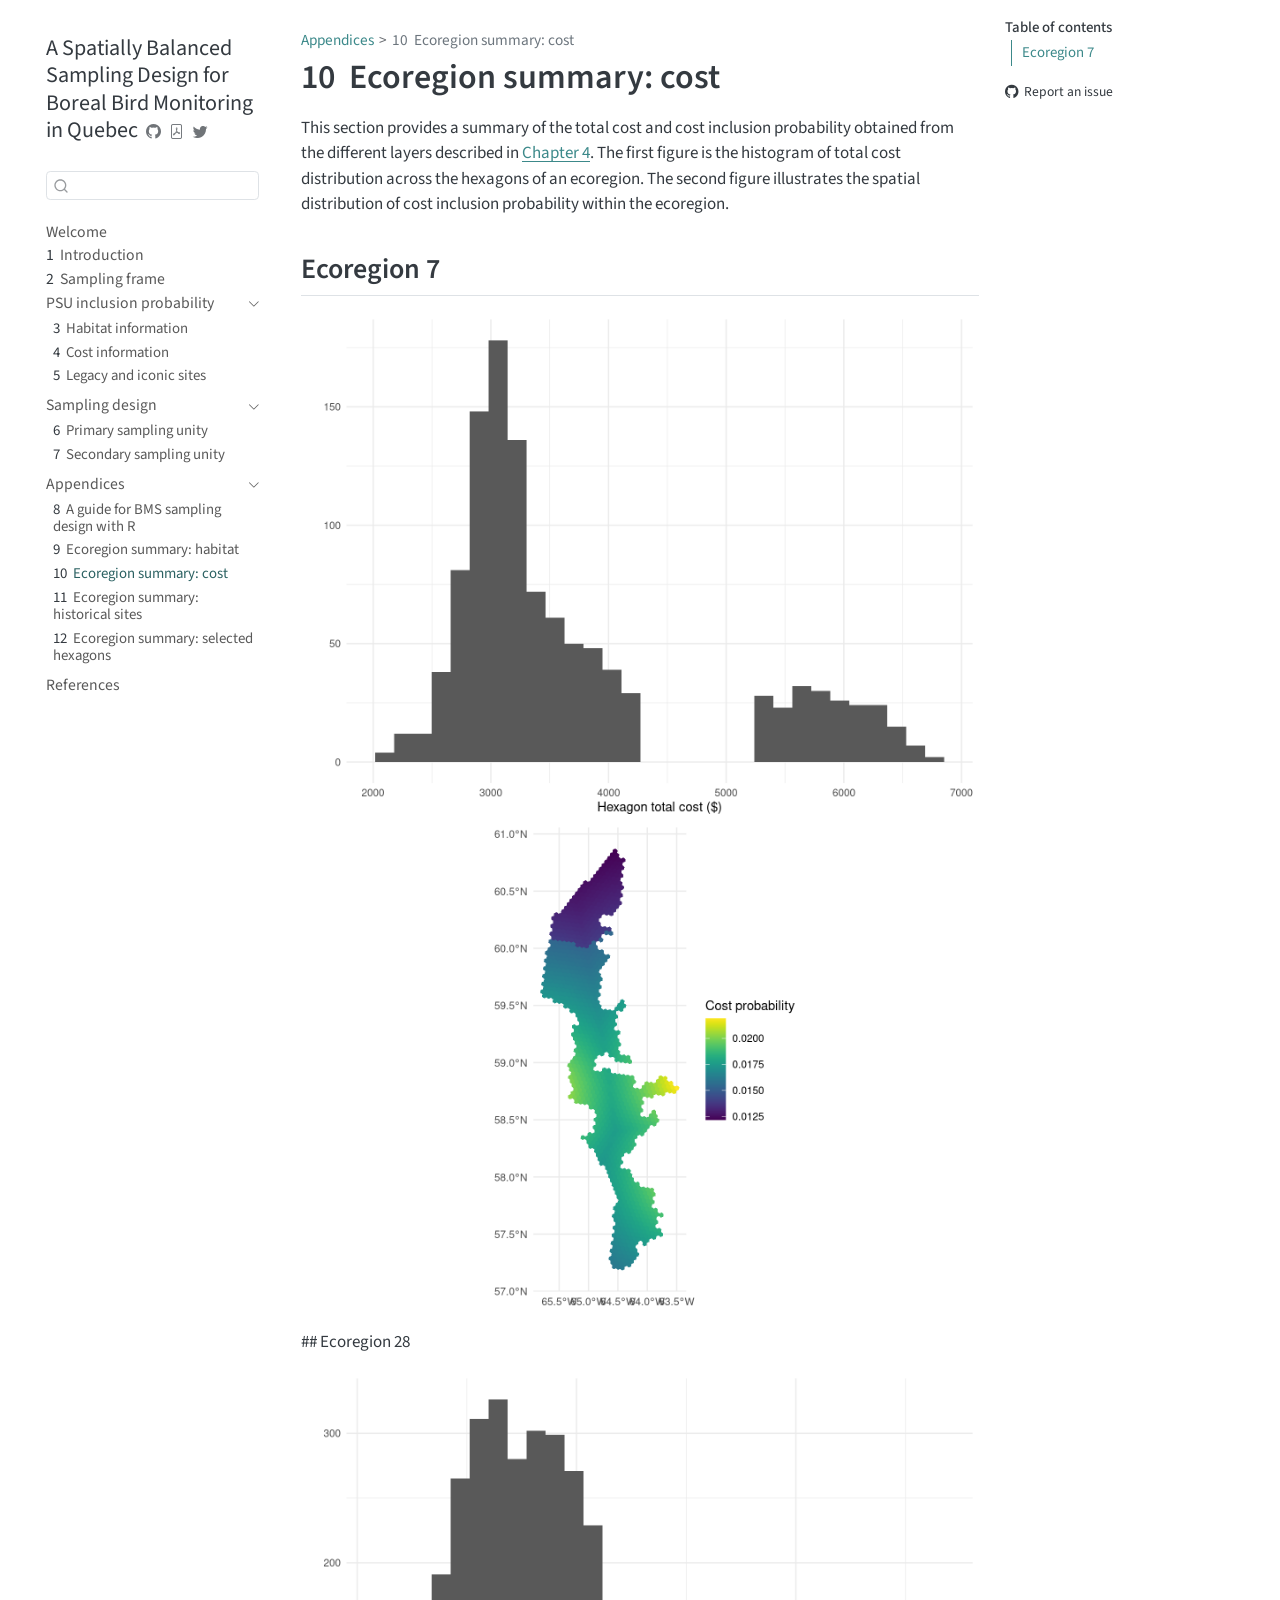
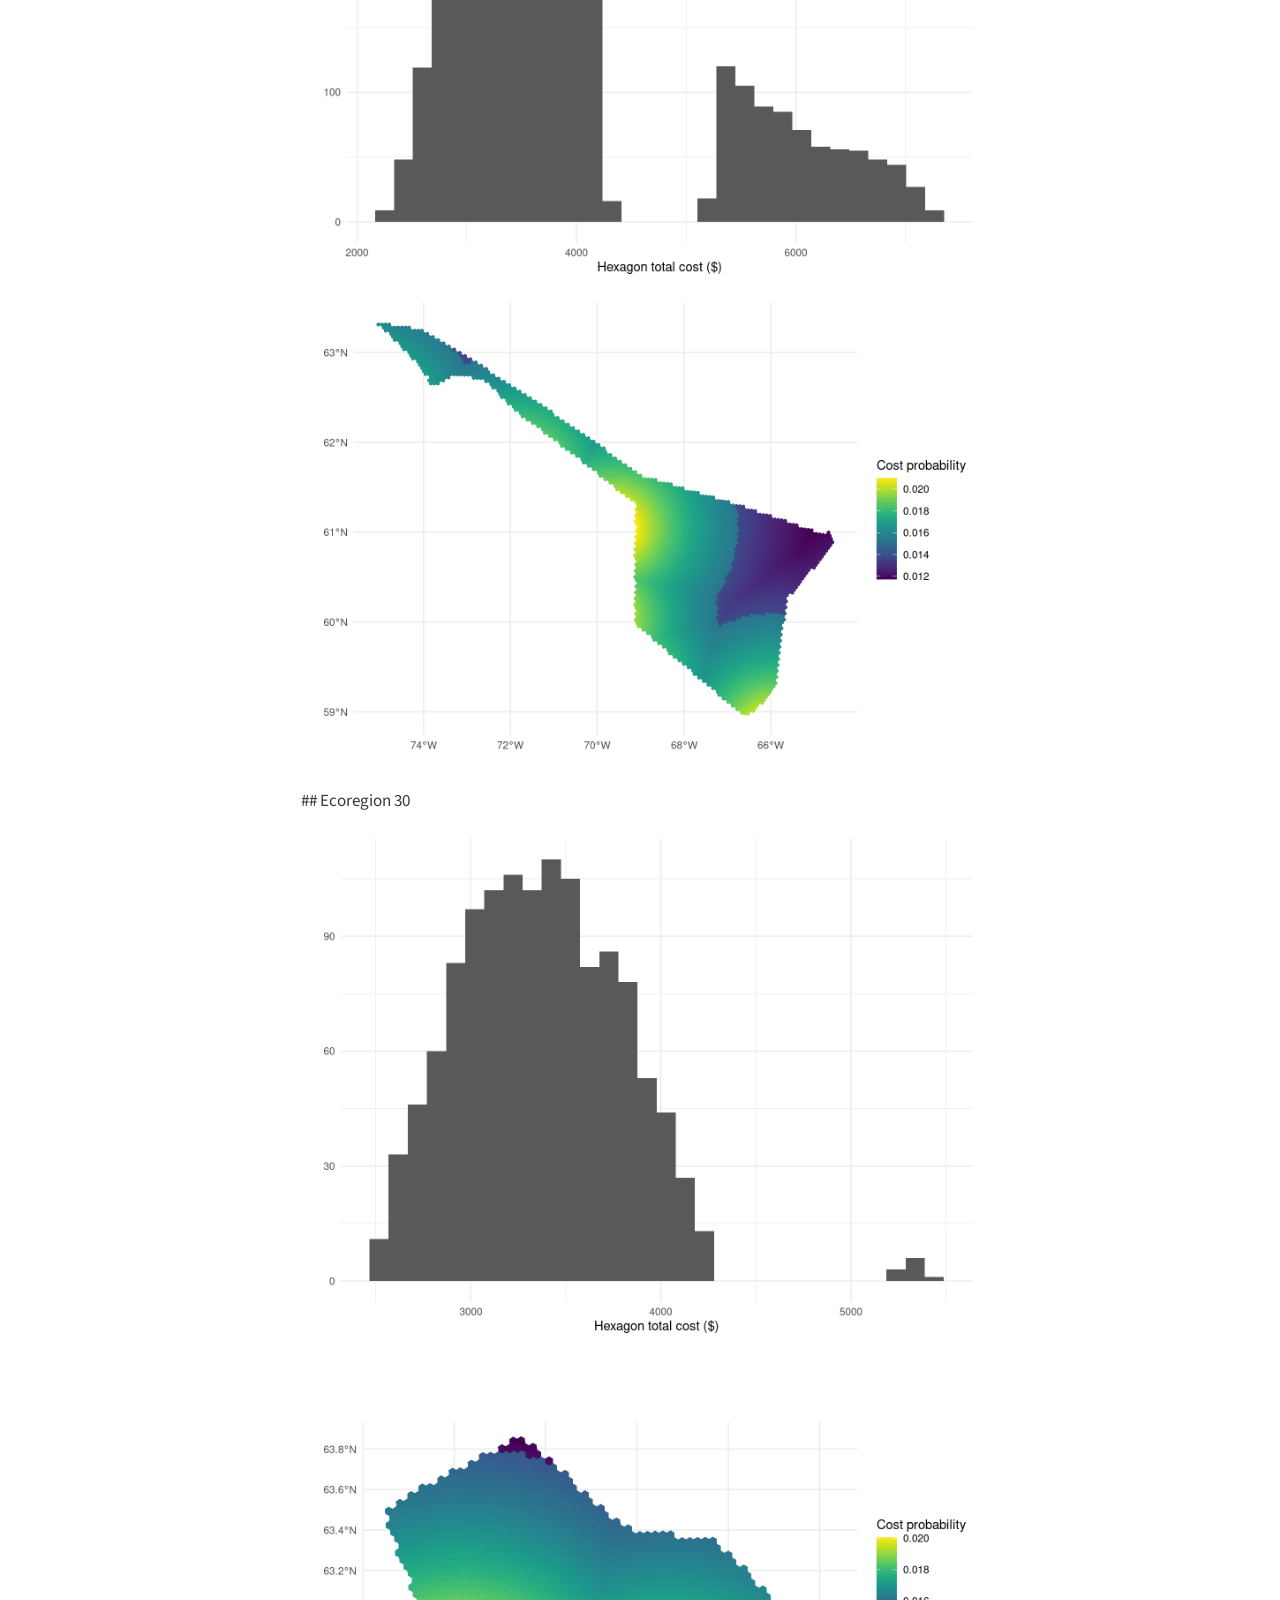
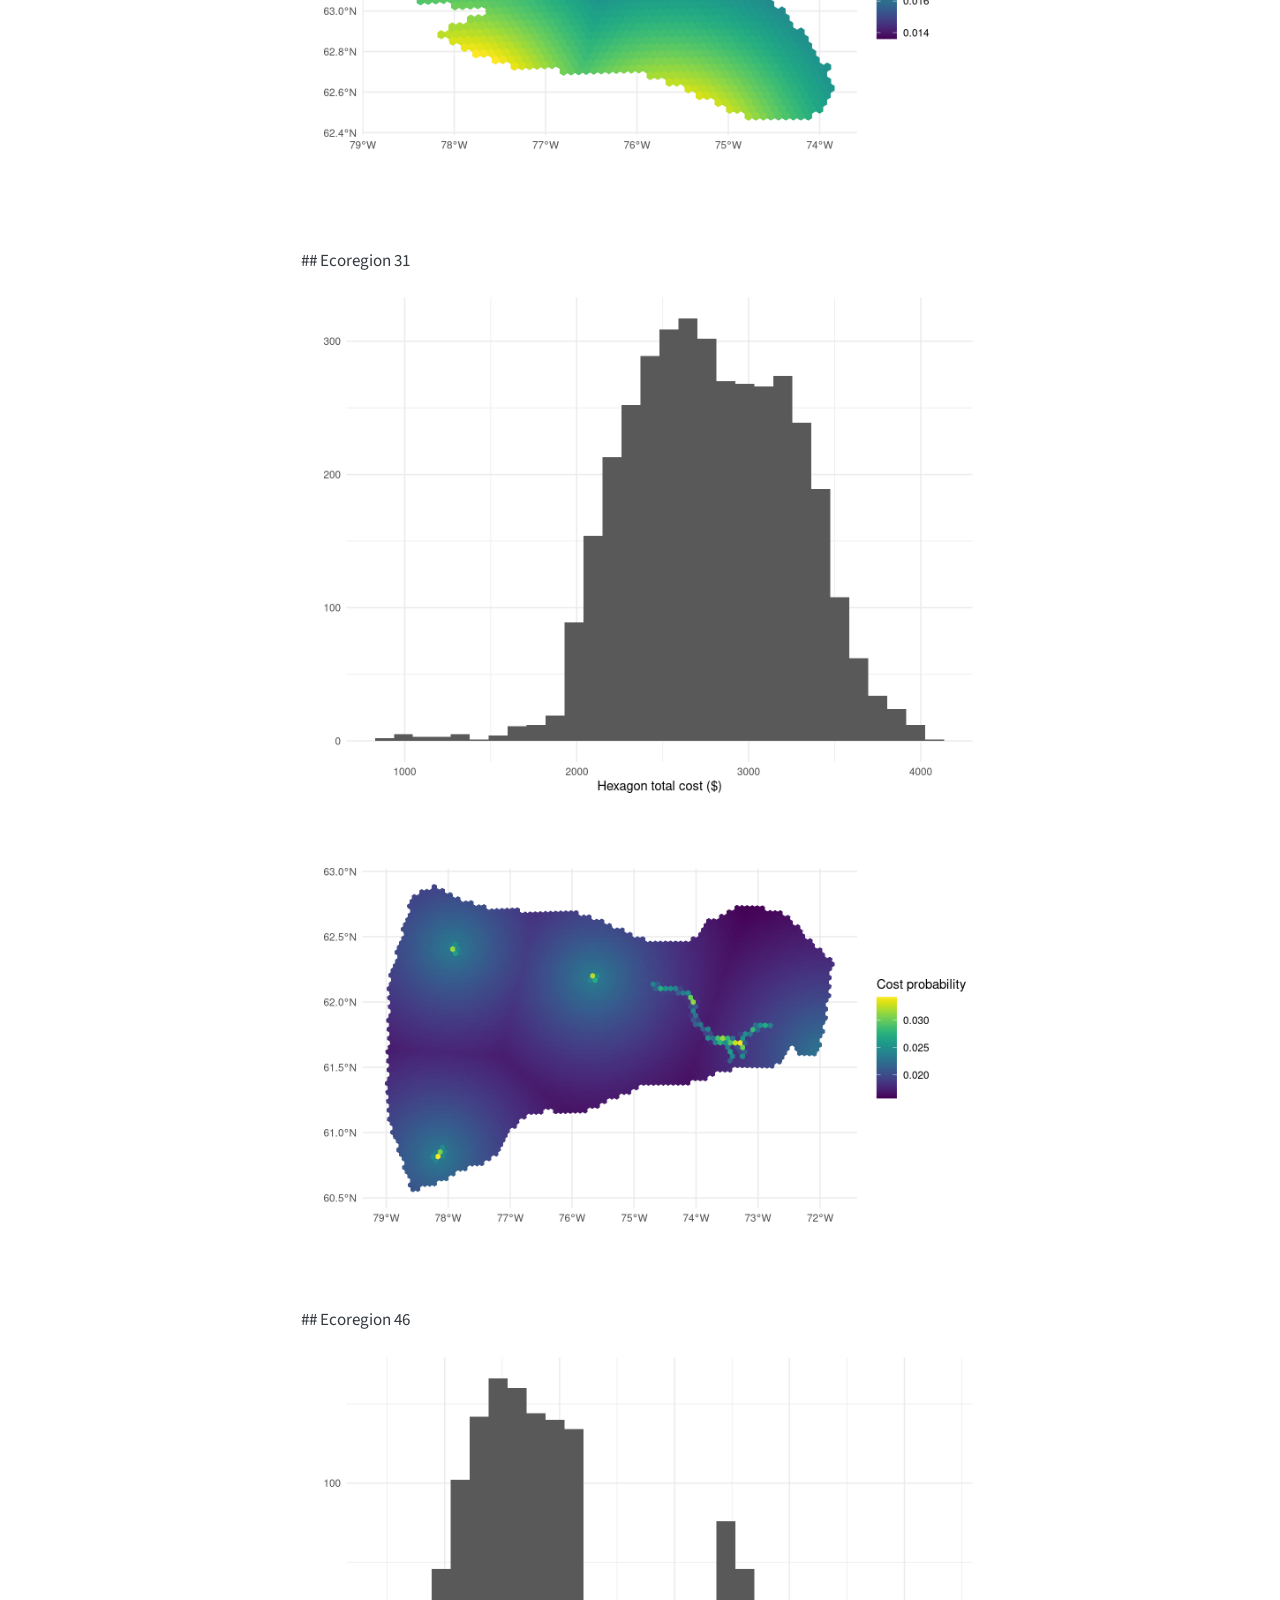
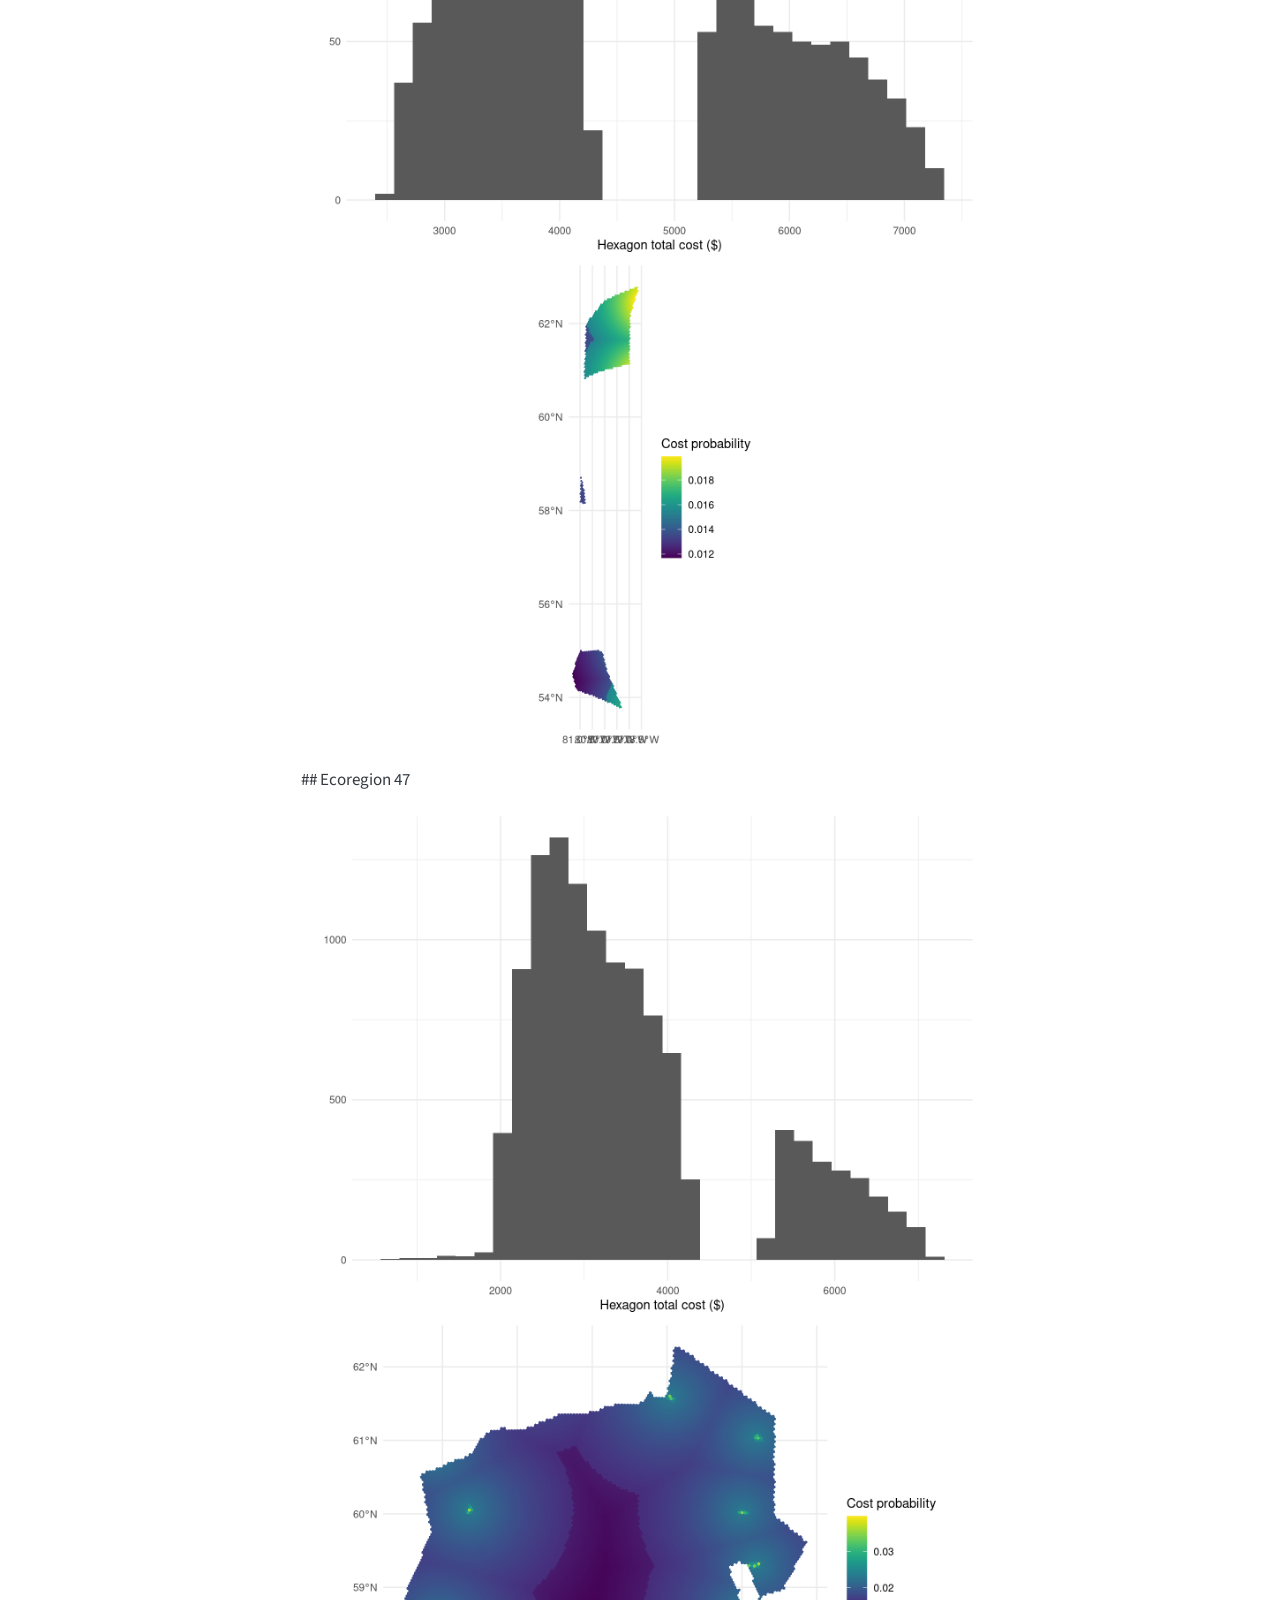
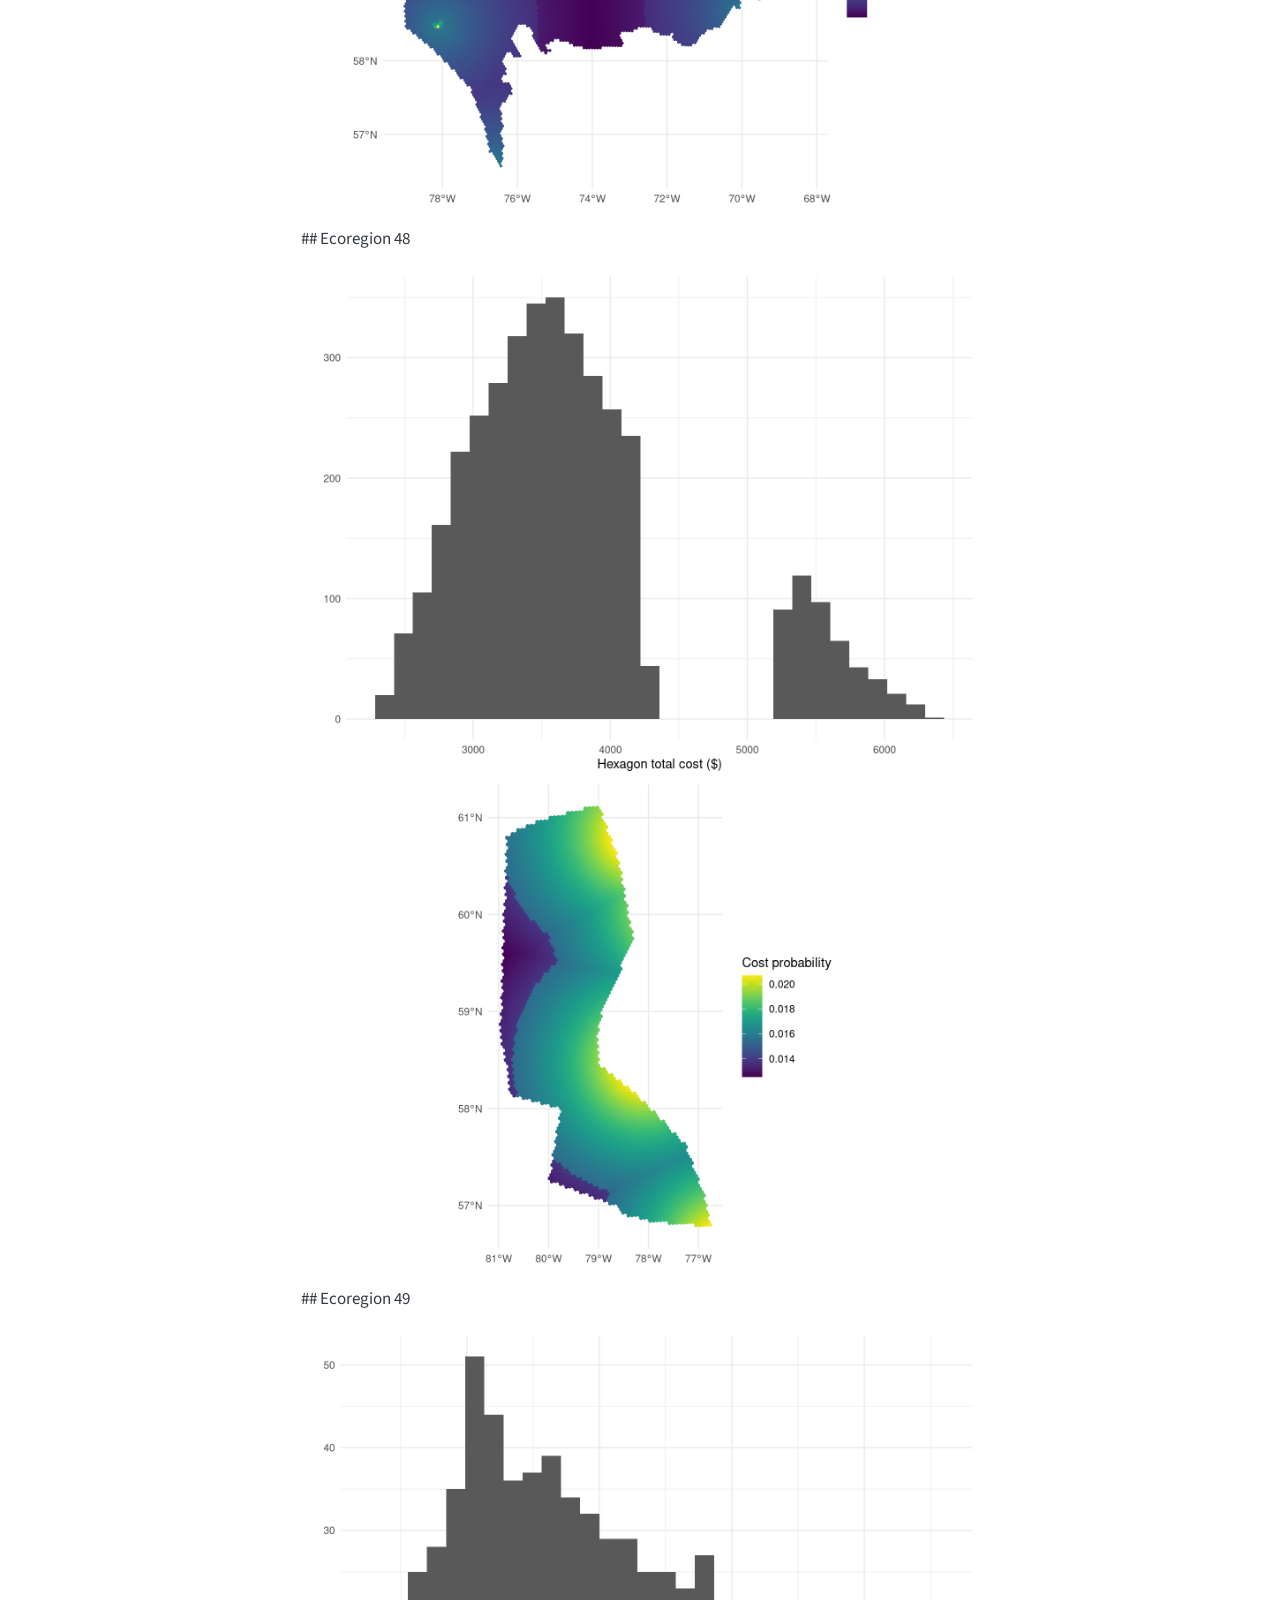
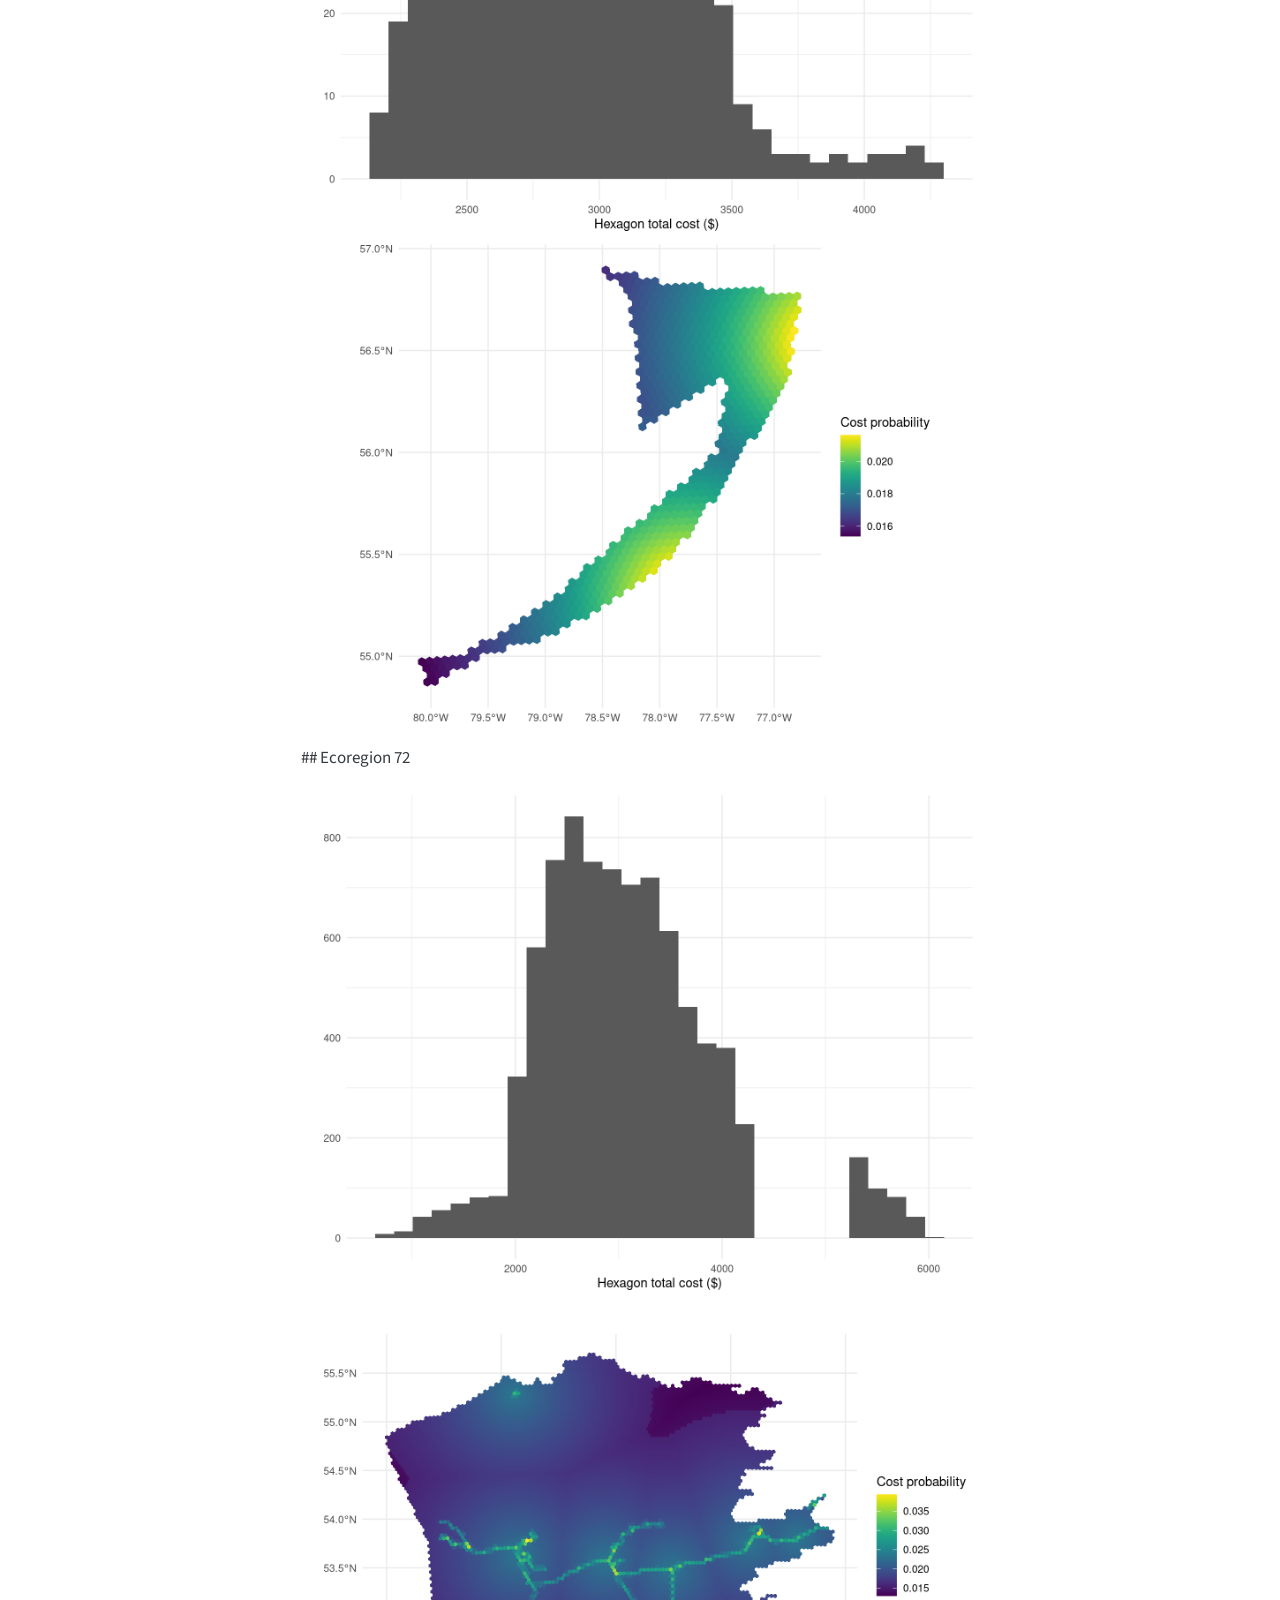
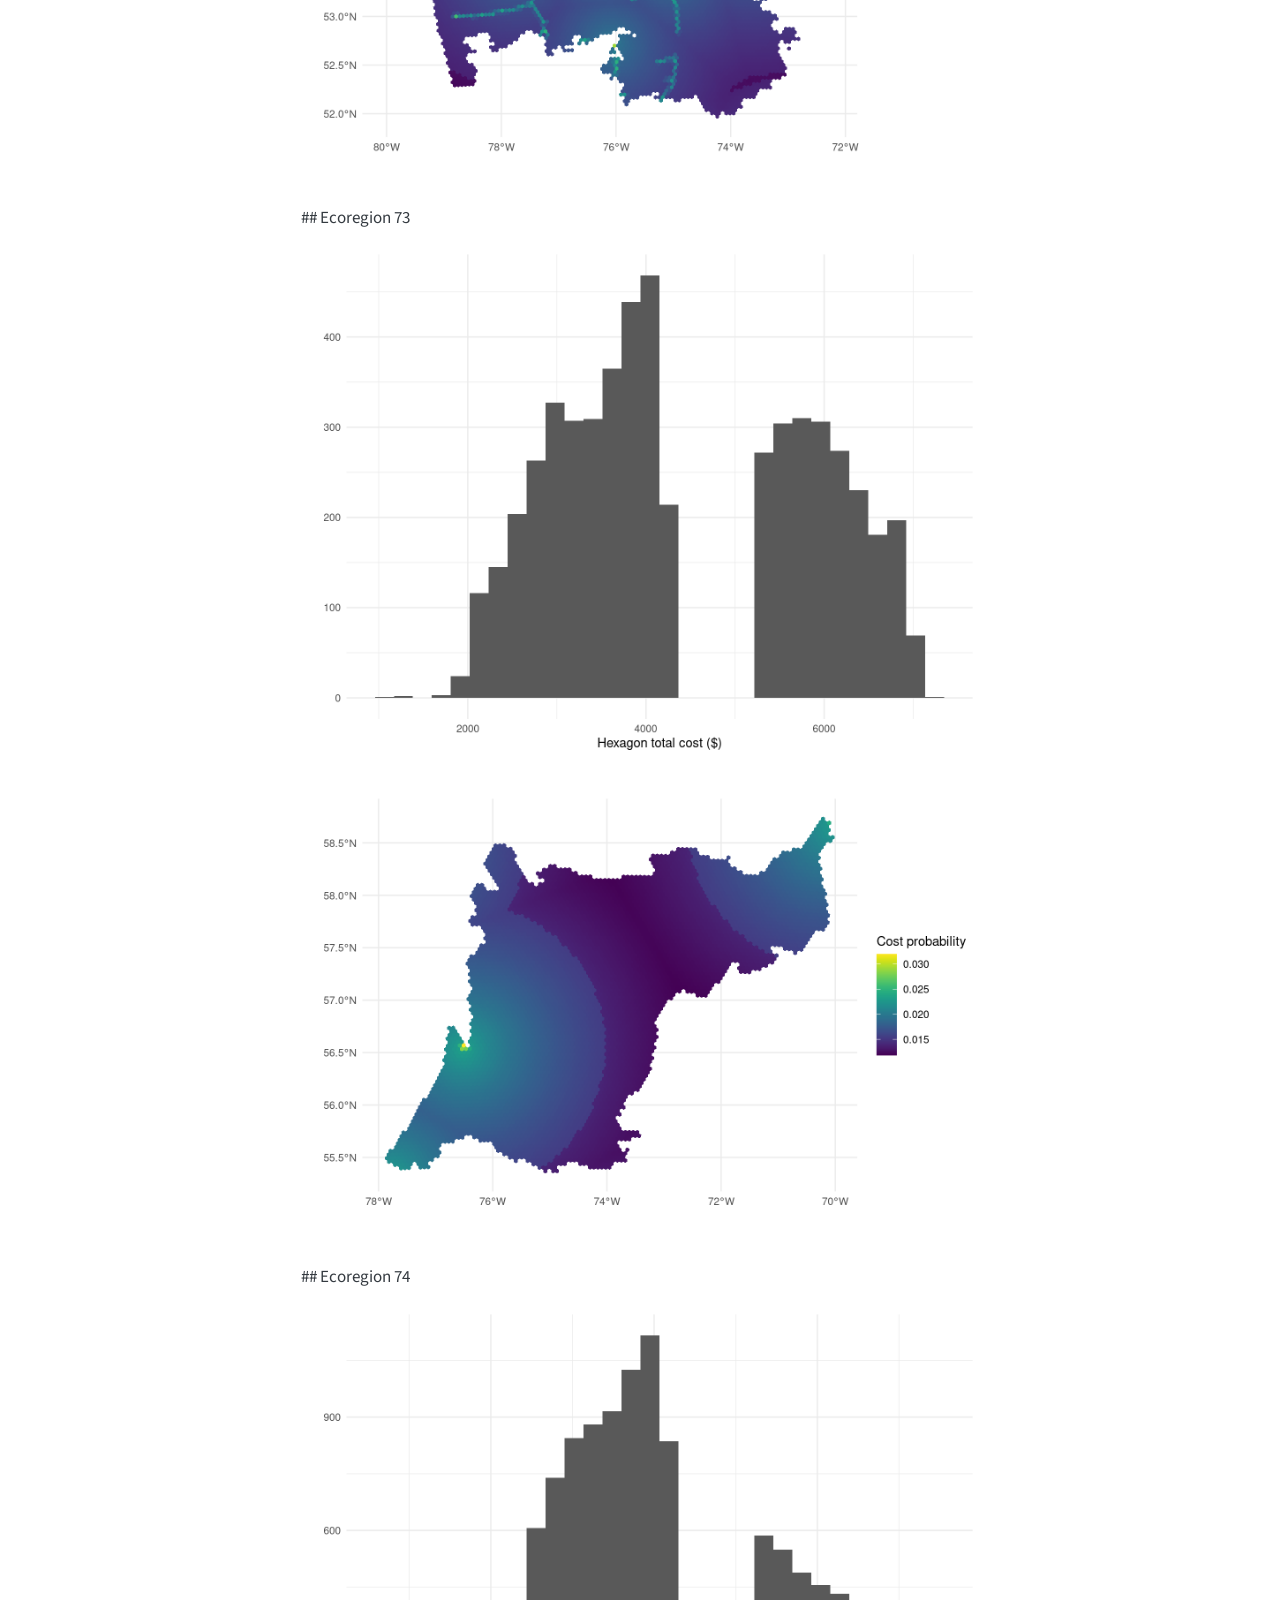
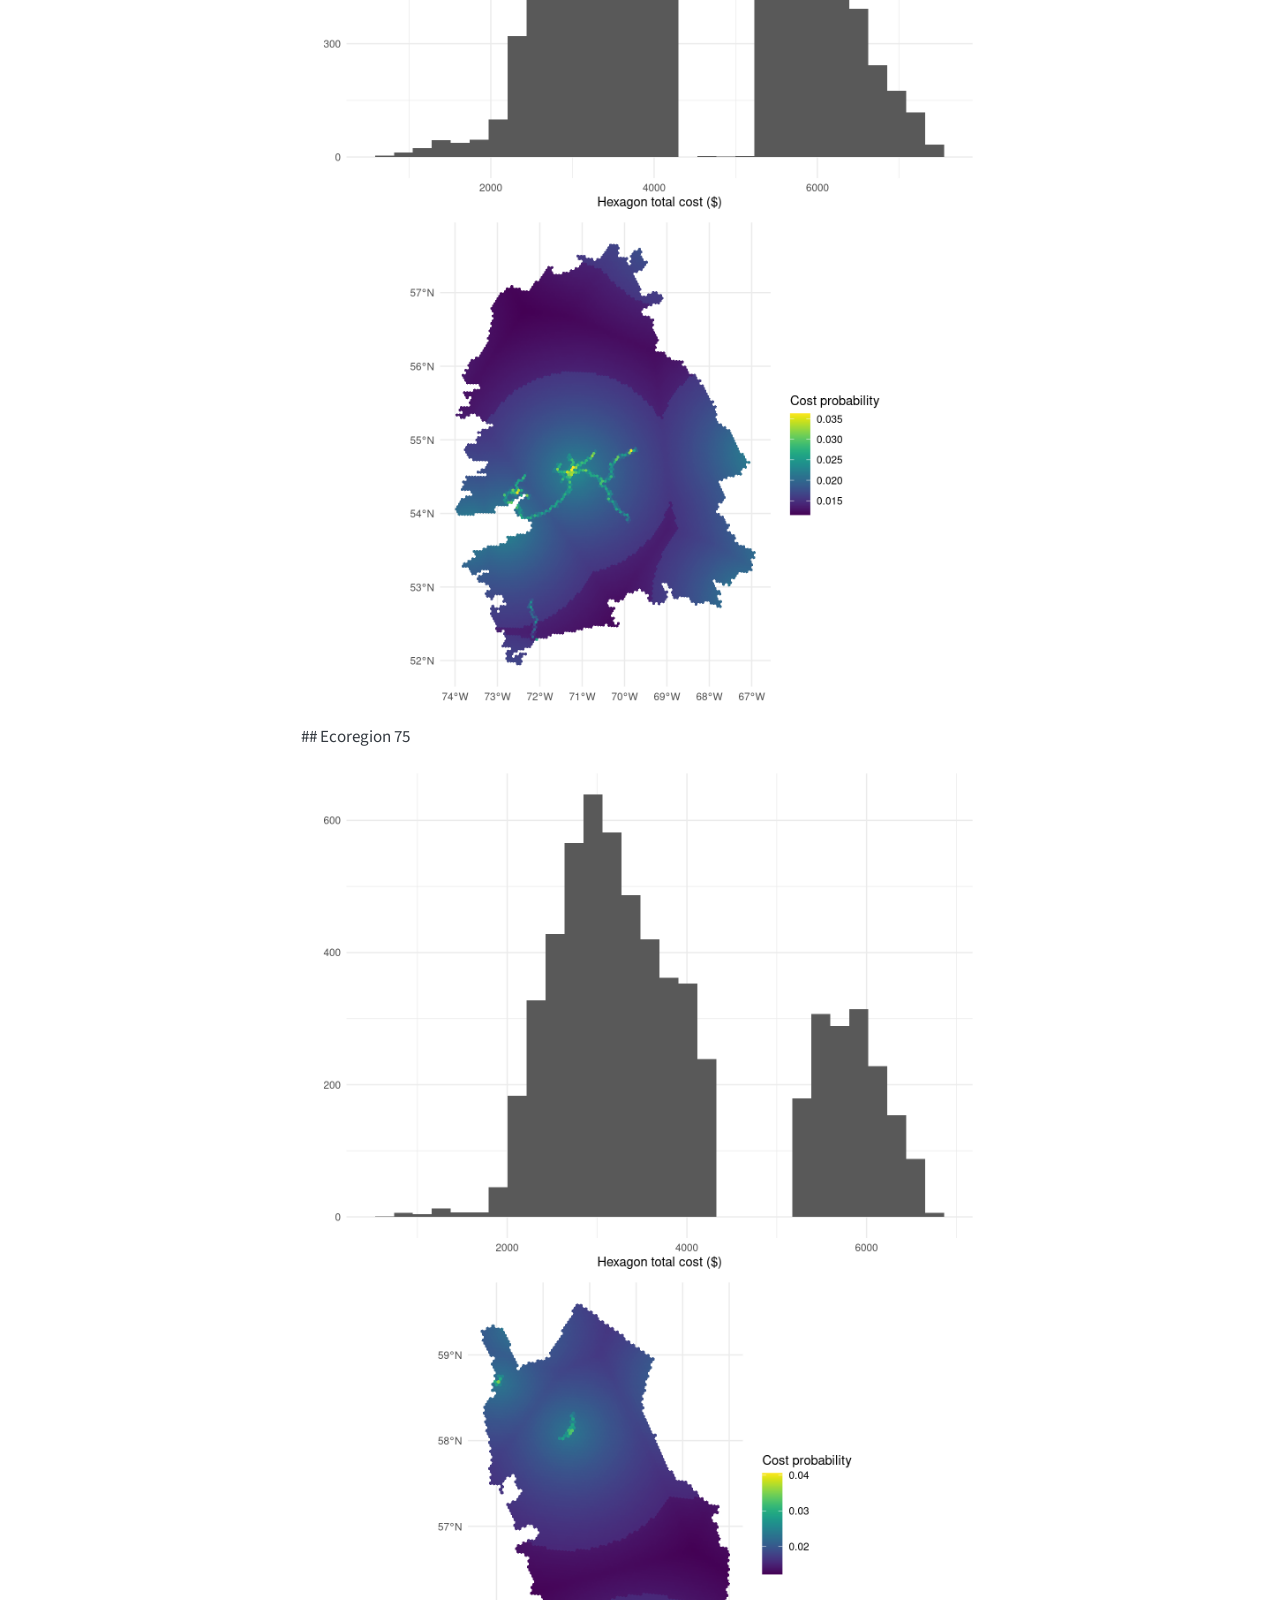
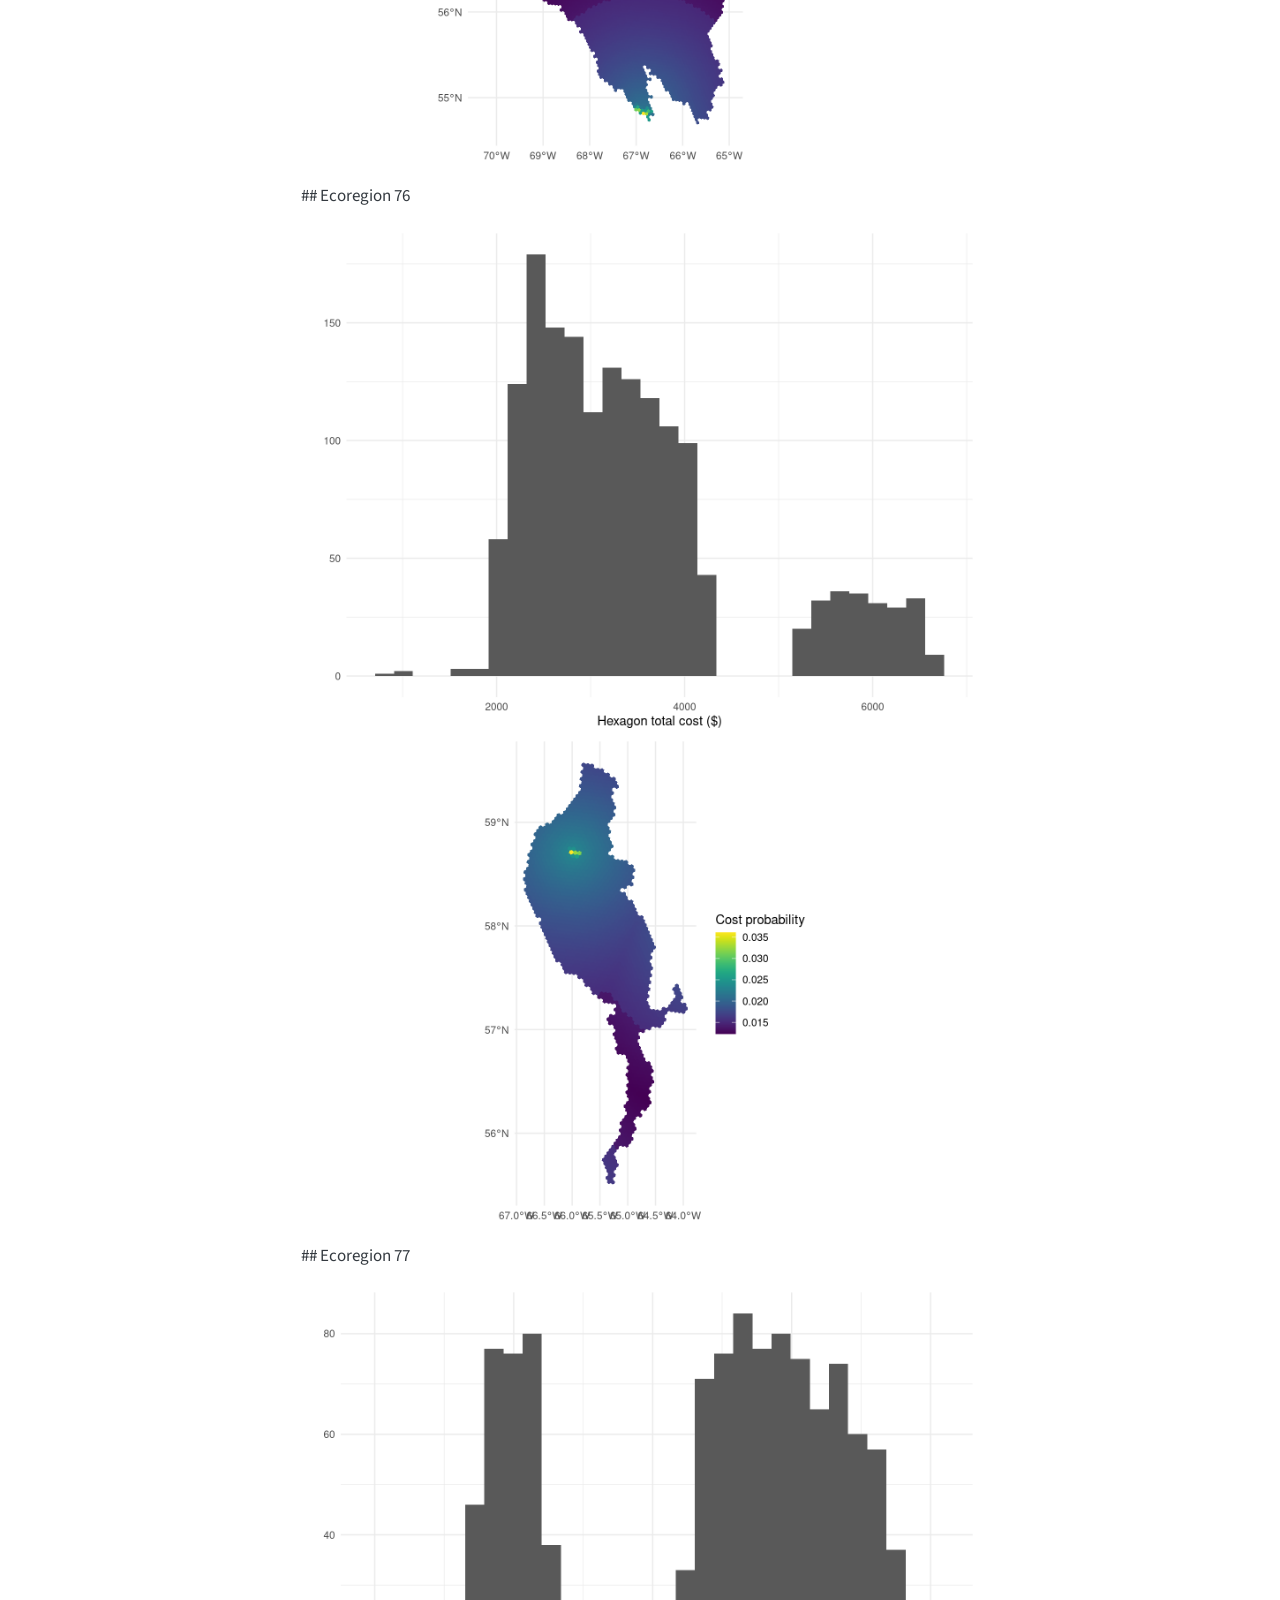
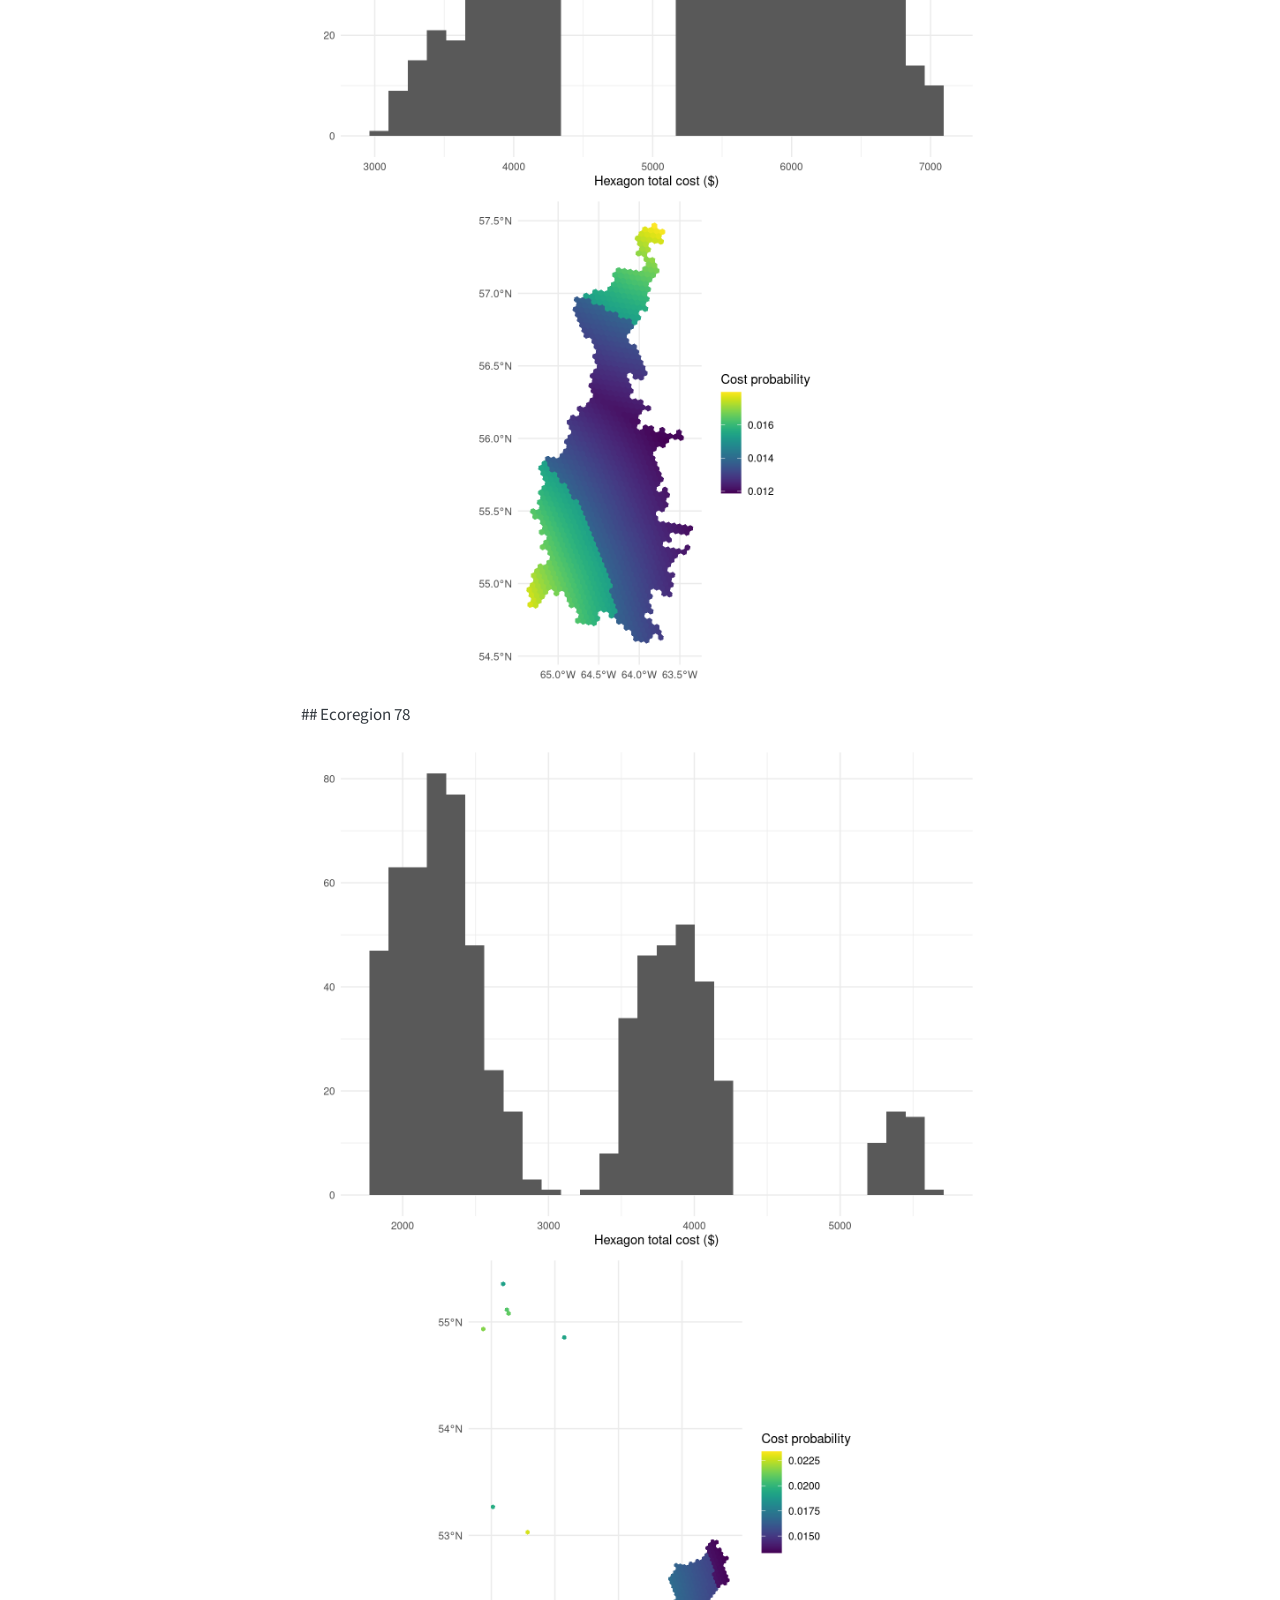
<file: ecosumm_cost.html>
<!DOCTYPE html>
<html xmlns="http://www.w3.org/1999/xhtml" lang="en" xml:lang="en"><head>

<meta charset="utf-8">
<meta name="generator" content="quarto-1.8.26">

<meta name="viewport" content="width=device-width, initial-scale=1.0, user-scalable=yes">


<title>10&nbsp; Ecoregion summary: cost – A Spatially Balanced Sampling Design for Boreal Bird Monitoring in Quebec</title>
<style>
code{white-space: pre-wrap;}
span.smallcaps{font-variant: small-caps;}
div.columns{display: flex; gap: min(4vw, 1.5em);}
div.column{flex: auto; overflow-x: auto;}
div.hanging-indent{margin-left: 1.5em; text-indent: -1.5em;}
ul.task-list{list-style: none;}
ul.task-list li input[type="checkbox"] {
  width: 0.8em;
  margin: 0 0.8em 0.2em -1em; /* quarto-specific, see https://github.com/quarto-dev/quarto-cli/issues/4556 */ 
  vertical-align: middle;
}
</style>


<script src="site_libs/quarto-nav/quarto-nav.js"></script>
<script src="site_libs/quarto-nav/headroom.min.js"></script>
<script src="site_libs/clipboard/clipboard.min.js"></script>
<script src="site_libs/quarto-search/autocomplete.umd.js"></script>
<script src="site_libs/quarto-search/fuse.min.js"></script>
<script src="site_libs/quarto-search/quarto-search.js"></script>
<meta name="quarto:offset" content="./">
<link href="./ecosumm_legacySites.html" rel="next">
<link href="./ecosumm_habitat.html" rel="prev">
<script src="site_libs/quarto-html/quarto.js" type="module"></script>
<script src="site_libs/quarto-html/tabsets/tabsets.js" type="module"></script>
<script src="site_libs/quarto-html/axe/axe-check.js" type="module"></script>
<script src="site_libs/quarto-html/popper.min.js"></script>
<script src="site_libs/quarto-html/tippy.umd.min.js"></script>
<script src="site_libs/quarto-html/anchor.min.js"></script>
<link href="site_libs/quarto-html/tippy.css" rel="stylesheet">
<link href="site_libs/quarto-html/quarto-syntax-highlighting-587c61ba64f3a5504c4d52d930310e48.css" rel="stylesheet" id="quarto-text-highlighting-styles">
<script src="site_libs/bootstrap/bootstrap.min.js"></script>
<link href="site_libs/bootstrap/bootstrap-icons.css" rel="stylesheet">
<link href="site_libs/bootstrap/bootstrap-8dc48bd3be3260c3869f38c2528937fe.min.css" rel="stylesheet" append-hash="true" id="quarto-bootstrap" data-mode="light">
<script id="quarto-search-options" type="application/json">{
  "location": "sidebar",
  "copy-button": false,
  "collapse-after": 3,
  "panel-placement": "start",
  "type": "textbox",
  "limit": 50,
  "keyboard-shortcut": [
    "f",
    "/",
    "s"
  ],
  "show-item-context": false,
  "language": {
    "search-no-results-text": "No results",
    "search-matching-documents-text": "matching documents",
    "search-copy-link-title": "Copy link to search",
    "search-hide-matches-text": "Hide additional matches",
    "search-more-match-text": "more match in this document",
    "search-more-matches-text": "more matches in this document",
    "search-clear-button-title": "Clear",
    "search-text-placeholder": "",
    "search-detached-cancel-button-title": "Cancel",
    "search-submit-button-title": "Submit",
    "search-label": "Search"
  }
}</script>


</head>

<body class="nav-sidebar floating quarto-light">

<div id="quarto-search-results"></div>
  <header id="quarto-header" class="headroom fixed-top">
  <nav class="quarto-secondary-nav">
    <div class="container-fluid d-flex">
      <button type="button" class="quarto-btn-toggle btn" data-bs-toggle="collapse" role="button" data-bs-target=".quarto-sidebar-collapse-item" aria-controls="quarto-sidebar" aria-expanded="false" aria-label="Toggle sidebar navigation" onclick="if (window.quartoToggleHeadroom) { window.quartoToggleHeadroom(); }">
        <i class="bi bi-layout-text-sidebar-reverse"></i>
      </button>
        <nav class="quarto-page-breadcrumbs" aria-label="breadcrumb"><ol class="breadcrumb"><li class="breadcrumb-item"><a href="./runGRTSexample.html">Appendices</a></li><li class="breadcrumb-item"><a href="./ecosumm_cost.html"><span class="chapter-number">10</span>&nbsp; <span class="chapter-title">Ecoregion summary: cost</span></a></li></ol></nav>
        <a class="flex-grow-1" role="navigation" data-bs-toggle="collapse" data-bs-target=".quarto-sidebar-collapse-item" aria-controls="quarto-sidebar" aria-expanded="false" aria-label="Toggle sidebar navigation" onclick="if (window.quartoToggleHeadroom) { window.quartoToggleHeadroom(); }">      
        </a>
      <button type="button" class="btn quarto-search-button" aria-label="Search" onclick="window.quartoOpenSearch();">
        <i class="bi bi-search"></i>
      </button>
    </div>
  </nav>
</header>
<!-- content -->
<div id="quarto-content" class="quarto-container page-columns page-rows-contents page-layout-article">
<!-- sidebar -->
  <nav id="quarto-sidebar" class="sidebar collapse collapse-horizontal quarto-sidebar-collapse-item sidebar-navigation floating overflow-auto">
    <div class="pt-lg-2 mt-2 text-left sidebar-header">
    <div class="sidebar-title mb-0 py-0">
      <a href="./">A Spatially Balanced Sampling Design for Boreal Bird Monitoring in Quebec</a> 
        <div class="sidebar-tools-main tools-wide">
    <a href="https://github.com/willvieira/sampling_BMS/" title="Source Code" class="quarto-navigation-tool px-1" aria-label="Source Code"><i class="bi bi-github"></i></a>
    <a href="./A-Spatially-Balanced-Sampling-Design-for-Boreal-Bird-Monitoring-in-Quebec.pdf" title="Download PDF" class="quarto-navigation-tool px-1" aria-label="Download PDF"><i class="bi bi-file-pdf"></i></a>
    <a href="https://twitter.com/intent/tweet?url=|url|" title="Twitter" class="quarto-navigation-tool px-1" aria-label="Twitter"><i class="bi bi-twitter"></i></a>
</div>
    </div>
      </div>
        <div class="mt-2 flex-shrink-0 align-items-center">
        <div class="sidebar-search">
        <div id="quarto-search" class="" title="Search"></div>
        </div>
        </div>
    <div class="sidebar-menu-container"> 
    <ul class="list-unstyled mt-1">
        <li class="sidebar-item">
  <div class="sidebar-item-container"> 
  <a href="./index.html" class="sidebar-item-text sidebar-link">
 <span class="menu-text">Welcome</span></a>
  </div>
</li>
        <li class="sidebar-item">
  <div class="sidebar-item-container"> 
  <a href="./intro.html" class="sidebar-item-text sidebar-link">
 <span class="menu-text"><span class="chapter-number">1</span>&nbsp; <span class="chapter-title">Introduction</span></span></a>
  </div>
</li>
        <li class="sidebar-item">
  <div class="sidebar-item-container"> 
  <a href="./studyArea.html" class="sidebar-item-text sidebar-link">
 <span class="menu-text"><span class="chapter-number">2</span>&nbsp; <span class="chapter-title">Sampling frame</span></span></a>
  </div>
</li>
        <li class="sidebar-item sidebar-item-section">
      <div class="sidebar-item-container"> 
            <a class="sidebar-item-text sidebar-link text-start" data-bs-toggle="collapse" data-bs-target="#quarto-sidebar-section-1" role="navigation" aria-expanded="true">
 <span class="menu-text">PSU inclusion probability</span></a>
          <a class="sidebar-item-toggle text-start" data-bs-toggle="collapse" data-bs-target="#quarto-sidebar-section-1" role="navigation" aria-expanded="true" aria-label="Toggle section">
            <i class="bi bi-chevron-right ms-2"></i>
          </a> 
      </div>
      <ul id="quarto-sidebar-section-1" class="collapse list-unstyled sidebar-section depth1 show">  
          <li class="sidebar-item">
  <div class="sidebar-item-container"> 
  <a href="./habitat.html" class="sidebar-item-text sidebar-link">
 <span class="menu-text"><span class="chapter-number">3</span>&nbsp; <span class="chapter-title">Habitat information</span></span></a>
  </div>
</li>
          <li class="sidebar-item">
  <div class="sidebar-item-container"> 
  <a href="./cost.html" class="sidebar-item-text sidebar-link">
 <span class="menu-text"><span class="chapter-number">4</span>&nbsp; <span class="chapter-title">Cost information</span></span></a>
  </div>
</li>
          <li class="sidebar-item">
  <div class="sidebar-item-container"> 
  <a href="./legacy.html" class="sidebar-item-text sidebar-link">
 <span class="menu-text"><span class="chapter-number">5</span>&nbsp; <span class="chapter-title">Legacy and iconic sites</span></span></a>
  </div>
</li>
      </ul>
  </li>
        <li class="sidebar-item sidebar-item-section">
      <div class="sidebar-item-container"> 
            <a class="sidebar-item-text sidebar-link text-start" data-bs-toggle="collapse" data-bs-target="#quarto-sidebar-section-2" role="navigation" aria-expanded="true">
 <span class="menu-text">Sampling design</span></a>
          <a class="sidebar-item-toggle text-start" data-bs-toggle="collapse" data-bs-target="#quarto-sidebar-section-2" role="navigation" aria-expanded="true" aria-label="Toggle section">
            <i class="bi bi-chevron-right ms-2"></i>
          </a> 
      </div>
      <ul id="quarto-sidebar-section-2" class="collapse list-unstyled sidebar-section depth1 show">  
          <li class="sidebar-item">
  <div class="sidebar-item-container"> 
  <a href="./PSU.html" class="sidebar-item-text sidebar-link">
 <span class="menu-text"><span class="chapter-number">6</span>&nbsp; <span class="chapter-title">Primary sampling unity</span></span></a>
  </div>
</li>
          <li class="sidebar-item">
  <div class="sidebar-item-container"> 
  <a href="./SSU.html" class="sidebar-item-text sidebar-link">
 <span class="menu-text"><span class="chapter-number">7</span>&nbsp; <span class="chapter-title">Secondary sampling unity</span></span></a>
  </div>
</li>
      </ul>
  </li>
        <li class="sidebar-item sidebar-item-section">
      <div class="sidebar-item-container"> 
            <a class="sidebar-item-text sidebar-link text-start" data-bs-toggle="collapse" data-bs-target="#quarto-sidebar-section-3" role="navigation" aria-expanded="true">
 <span class="menu-text">Appendices</span></a>
          <a class="sidebar-item-toggle text-start" data-bs-toggle="collapse" data-bs-target="#quarto-sidebar-section-3" role="navigation" aria-expanded="true" aria-label="Toggle section">
            <i class="bi bi-chevron-right ms-2"></i>
          </a> 
      </div>
      <ul id="quarto-sidebar-section-3" class="collapse list-unstyled sidebar-section depth1 show">  
          <li class="sidebar-item">
  <div class="sidebar-item-container"> 
  <a href="./runGRTSexample.html" class="sidebar-item-text sidebar-link">
 <span class="menu-text"><span class="chapter-number">8</span>&nbsp; <span class="chapter-title">A guide for BMS sampling design with R</span></span></a>
  </div>
</li>
          <li class="sidebar-item">
  <div class="sidebar-item-container"> 
  <a href="./ecosumm_habitat.html" class="sidebar-item-text sidebar-link">
 <span class="menu-text"><span class="chapter-number">9</span>&nbsp; <span class="chapter-title">Ecoregion summary: habitat</span></span></a>
  </div>
</li>
          <li class="sidebar-item">
  <div class="sidebar-item-container"> 
  <a href="./ecosumm_cost.html" class="sidebar-item-text sidebar-link active">
 <span class="menu-text"><span class="chapter-number">10</span>&nbsp; <span class="chapter-title">Ecoregion summary: cost</span></span></a>
  </div>
</li>
          <li class="sidebar-item">
  <div class="sidebar-item-container"> 
  <a href="./ecosumm_legacySites.html" class="sidebar-item-text sidebar-link">
 <span class="menu-text"><span class="chapter-number">11</span>&nbsp; <span class="chapter-title">Ecoregion summary: historical sites</span></span></a>
  </div>
</li>
          <li class="sidebar-item">
  <div class="sidebar-item-container"> 
  <a href="./ecosumm_selection.html" class="sidebar-item-text sidebar-link">
 <span class="menu-text"><span class="chapter-number">12</span>&nbsp; <span class="chapter-title">Ecoregion summary: selected hexagons</span></span></a>
  </div>
</li>
      </ul>
  </li>
        <li class="sidebar-item">
  <div class="sidebar-item-container"> 
  <a href="./references.html" class="sidebar-item-text sidebar-link">
 <span class="menu-text">References</span></a>
  </div>
</li>
    </ul>
    </div>
</nav>
<div id="quarto-sidebar-glass" class="quarto-sidebar-collapse-item" data-bs-toggle="collapse" data-bs-target=".quarto-sidebar-collapse-item"></div>
<!-- margin-sidebar -->
    <div id="quarto-margin-sidebar" class="sidebar margin-sidebar">
        <nav id="TOC" role="doc-toc" class="toc-active">
    <h2 id="toc-title">Table of contents</h2>
   
  <ul>
  <li><a href="#ecoregion-7" id="toc-ecoregion-7" class="nav-link active" data-scroll-target="#ecoregion-7">Ecoregion 7</a></li>
  </ul>
<div class="toc-actions"><ul><li><a href="https://github.com/willvieira/sampling_BMS/issues/new" class="toc-action"><i class="bi bi-github"></i>Report an issue</a></li></ul></div></nav>
    </div>
<!-- main -->
<main class="content" id="quarto-document-content">

<header id="title-block-header" class="quarto-title-block default"><nav class="quarto-page-breadcrumbs quarto-title-breadcrumbs d-none d-lg-block" aria-label="breadcrumb"><ol class="breadcrumb"><li class="breadcrumb-item"><a href="./runGRTSexample.html">Appendices</a></li><li class="breadcrumb-item"><a href="./ecosumm_cost.html"><span class="chapter-number">10</span>&nbsp; <span class="chapter-title">Ecoregion summary: cost</span></a></li></ol></nav>
<div class="quarto-title">
<h1 class="title"><span id="sec-ecoSumm-cost" class="quarto-section-identifier"><span class="chapter-number">10</span>&nbsp; <span class="chapter-title">Ecoregion summary: cost</span></span></h1>
</div>



<div class="quarto-title-meta">

    
  
    
  </div>
  


</header>


<p>This section provides a summary of the total cost and cost inclusion probability obtained from the different layers described in <a href="cost.html" class="quarto-xref"><span>Chapter 4</span></a>. The first figure is the histogram of total cost distribution across the hexagons of an ecoregion. The second figure illustrates the spatial distribution of cost inclusion probability within the ecoregion.</p>
<section id="ecoregion-7" class="level2">
<h2 class="anchored" data-anchor-id="ecoregion-7">Ecoregion 7</h2>
<p><img src="ecosumm_cost_files/figure-html/unnamed-chunk-1-1.png" class="img-fluid" width="768"><img src="ecosumm_cost_files/figure-html/unnamed-chunk-1-2.png" class="img-fluid" width="768">## Ecoregion 28</p>
<p><img src="ecosumm_cost_files/figure-html/unnamed-chunk-1-3.png" class="img-fluid" width="768"><img src="ecosumm_cost_files/figure-html/unnamed-chunk-1-4.png" class="img-fluid" width="768">## Ecoregion 30</p>
<p><img src="ecosumm_cost_files/figure-html/unnamed-chunk-1-5.png" class="img-fluid" width="768"><img src="ecosumm_cost_files/figure-html/unnamed-chunk-1-6.png" class="img-fluid" width="768">## Ecoregion 31</p>
<p><img src="ecosumm_cost_files/figure-html/unnamed-chunk-1-7.png" class="img-fluid" width="768"><img src="ecosumm_cost_files/figure-html/unnamed-chunk-1-8.png" class="img-fluid" width="768">## Ecoregion 46</p>
<p><img src="ecosumm_cost_files/figure-html/unnamed-chunk-1-9.png" class="img-fluid" width="768"><img src="ecosumm_cost_files/figure-html/unnamed-chunk-1-10.png" class="img-fluid" width="768">## Ecoregion 47</p>
<p><img src="ecosumm_cost_files/figure-html/unnamed-chunk-1-11.png" class="img-fluid" width="768"><img src="ecosumm_cost_files/figure-html/unnamed-chunk-1-12.png" class="img-fluid" width="768">## Ecoregion 48</p>
<p><img src="ecosumm_cost_files/figure-html/unnamed-chunk-1-13.png" class="img-fluid" width="768"><img src="ecosumm_cost_files/figure-html/unnamed-chunk-1-14.png" class="img-fluid" width="768">## Ecoregion 49</p>
<p><img src="ecosumm_cost_files/figure-html/unnamed-chunk-1-15.png" class="img-fluid" width="768"><img src="ecosumm_cost_files/figure-html/unnamed-chunk-1-16.png" class="img-fluid" width="768">## Ecoregion 72</p>
<p><img src="ecosumm_cost_files/figure-html/unnamed-chunk-1-17.png" class="img-fluid" width="768"><img src="ecosumm_cost_files/figure-html/unnamed-chunk-1-18.png" class="img-fluid" width="768">## Ecoregion 73</p>
<p><img src="ecosumm_cost_files/figure-html/unnamed-chunk-1-19.png" class="img-fluid" width="768"><img src="ecosumm_cost_files/figure-html/unnamed-chunk-1-20.png" class="img-fluid" width="768">## Ecoregion 74</p>
<p><img src="ecosumm_cost_files/figure-html/unnamed-chunk-1-21.png" class="img-fluid" width="768"><img src="ecosumm_cost_files/figure-html/unnamed-chunk-1-22.png" class="img-fluid" width="768">## Ecoregion 75</p>
<p><img src="ecosumm_cost_files/figure-html/unnamed-chunk-1-23.png" class="img-fluid" width="768"><img src="ecosumm_cost_files/figure-html/unnamed-chunk-1-24.png" class="img-fluid" width="768">## Ecoregion 76</p>
<p><img src="ecosumm_cost_files/figure-html/unnamed-chunk-1-25.png" class="img-fluid" width="768"><img src="ecosumm_cost_files/figure-html/unnamed-chunk-1-26.png" class="img-fluid" width="768">## Ecoregion 77</p>
<p><img src="ecosumm_cost_files/figure-html/unnamed-chunk-1-27.png" class="img-fluid" width="768"><img src="ecosumm_cost_files/figure-html/unnamed-chunk-1-28.png" class="img-fluid" width="768">## Ecoregion 78</p>
<p><img src="ecosumm_cost_files/figure-html/unnamed-chunk-1-29.png" class="img-fluid" width="768"><img src="ecosumm_cost_files/figure-html/unnamed-chunk-1-30.png" class="img-fluid" width="768">## Ecoregion 86</p>
<p><img src="ecosumm_cost_files/figure-html/unnamed-chunk-1-31.png" class="img-fluid" width="768"><img src="ecosumm_cost_files/figure-html/unnamed-chunk-1-32.png" class="img-fluid" width="768">## Ecoregion 96</p>
<p><img src="ecosumm_cost_files/figure-html/unnamed-chunk-1-33.png" class="img-fluid" width="768"><img src="ecosumm_cost_files/figure-html/unnamed-chunk-1-34.png" class="img-fluid" width="768">## Ecoregion 99</p>
<p><img src="ecosumm_cost_files/figure-html/unnamed-chunk-1-35.png" class="img-fluid" width="768"><img src="ecosumm_cost_files/figure-html/unnamed-chunk-1-36.png" class="img-fluid" width="768">## Ecoregion 100</p>
<p><img src="ecosumm_cost_files/figure-html/unnamed-chunk-1-37.png" class="img-fluid" width="768"><img src="ecosumm_cost_files/figure-html/unnamed-chunk-1-38.png" class="img-fluid" width="768">## Ecoregion 101</p>
<p><img src="ecosumm_cost_files/figure-html/unnamed-chunk-1-39.png" class="img-fluid" width="768"><img src="ecosumm_cost_files/figure-html/unnamed-chunk-1-40.png" class="img-fluid" width="768">## Ecoregion 102</p>
<p><img src="ecosumm_cost_files/figure-html/unnamed-chunk-1-41.png" class="img-fluid" width="768"><img src="ecosumm_cost_files/figure-html/unnamed-chunk-1-42.png" class="img-fluid" width="768">## Ecoregion 103</p>
<p><img src="ecosumm_cost_files/figure-html/unnamed-chunk-1-43.png" class="img-fluid" width="768"><img src="ecosumm_cost_files/figure-html/unnamed-chunk-1-44.png" class="img-fluid" width="768">## Ecoregion 117</p>
<p><img src="ecosumm_cost_files/figure-html/unnamed-chunk-1-45.png" class="img-fluid" width="768"><img src="ecosumm_cost_files/figure-html/unnamed-chunk-1-46.png" class="img-fluid" width="768">## Ecoregion 216</p>
<p><img src="ecosumm_cost_files/figure-html/unnamed-chunk-1-47.png" class="img-fluid" width="768"><img src="ecosumm_cost_files/figure-html/unnamed-chunk-1-48.png" class="img-fluid" width="768">## Ecoregion 217</p>
<p><img src="ecosumm_cost_files/figure-html/unnamed-chunk-1-49.png" class="img-fluid" width="768"><img src="ecosumm_cost_files/figure-html/unnamed-chunk-1-50.png" class="img-fluid" width="768"></p>


</section>

</main> <!-- /main -->
<script id="quarto-html-after-body" type="application/javascript">
  window.document.addEventListener("DOMContentLoaded", function (event) {
    const icon = "";
    const anchorJS = new window.AnchorJS();
    anchorJS.options = {
      placement: 'right',
      icon: icon
    };
    anchorJS.add('.anchored');
    const isCodeAnnotation = (el) => {
      for (const clz of el.classList) {
        if (clz.startsWith('code-annotation-')) {                     
          return true;
        }
      }
      return false;
    }
    const onCopySuccess = function(e) {
      // button target
      const button = e.trigger;
      // don't keep focus
      button.blur();
      // flash "checked"
      button.classList.add('code-copy-button-checked');
      var currentTitle = button.getAttribute("title");
      button.setAttribute("title", "Copied!");
      let tooltip;
      if (window.bootstrap) {
        button.setAttribute("data-bs-toggle", "tooltip");
        button.setAttribute("data-bs-placement", "left");
        button.setAttribute("data-bs-title", "Copied!");
        tooltip = new bootstrap.Tooltip(button, 
          { trigger: "manual", 
            customClass: "code-copy-button-tooltip",
            offset: [0, -8]});
        tooltip.show();    
      }
      setTimeout(function() {
        if (tooltip) {
          tooltip.hide();
          button.removeAttribute("data-bs-title");
          button.removeAttribute("data-bs-toggle");
          button.removeAttribute("data-bs-placement");
        }
        button.setAttribute("title", currentTitle);
        button.classList.remove('code-copy-button-checked');
      }, 1000);
      // clear code selection
      e.clearSelection();
    }
    const getTextToCopy = function(trigger) {
      const outerScaffold = trigger.parentElement.cloneNode(true);
      const codeEl = outerScaffold.querySelector('code');
      for (const childEl of codeEl.children) {
        if (isCodeAnnotation(childEl)) {
          childEl.remove();
        }
      }
      return codeEl.innerText;
    }
    const clipboard = new window.ClipboardJS('.code-copy-button:not([data-in-quarto-modal])', {
      text: getTextToCopy
    });
    clipboard.on('success', onCopySuccess);
    if (window.document.getElementById('quarto-embedded-source-code-modal')) {
      const clipboardModal = new window.ClipboardJS('.code-copy-button[data-in-quarto-modal]', {
        text: getTextToCopy,
        container: window.document.getElementById('quarto-embedded-source-code-modal')
      });
      clipboardModal.on('success', onCopySuccess);
    }
      var localhostRegex = new RegExp(/^(?:http|https):\/\/localhost\:?[0-9]*\//);
      var mailtoRegex = new RegExp(/^mailto:/);
        var filterRegex = new RegExp('/' + window.location.host + '/');
      var isInternal = (href) => {
          return filterRegex.test(href) || localhostRegex.test(href) || mailtoRegex.test(href);
      }
      // Inspect non-navigation links and adorn them if external
     var links = window.document.querySelectorAll('a[href]:not(.nav-link):not(.navbar-brand):not(.toc-action):not(.sidebar-link):not(.sidebar-item-toggle):not(.pagination-link):not(.no-external):not([aria-hidden]):not(.dropdown-item):not(.quarto-navigation-tool):not(.about-link)');
      for (var i=0; i<links.length; i++) {
        const link = links[i];
        if (!isInternal(link.href)) {
          // undo the damage that might have been done by quarto-nav.js in the case of
          // links that we want to consider external
          if (link.dataset.originalHref !== undefined) {
            link.href = link.dataset.originalHref;
          }
        }
      }
    function tippyHover(el, contentFn, onTriggerFn, onUntriggerFn) {
      const config = {
        allowHTML: true,
        maxWidth: 500,
        delay: 100,
        arrow: false,
        appendTo: function(el) {
            return el.parentElement;
        },
        interactive: true,
        interactiveBorder: 10,
        theme: 'quarto',
        placement: 'bottom-start',
      };
      if (contentFn) {
        config.content = contentFn;
      }
      if (onTriggerFn) {
        config.onTrigger = onTriggerFn;
      }
      if (onUntriggerFn) {
        config.onUntrigger = onUntriggerFn;
      }
      window.tippy(el, config); 
    }
    const noterefs = window.document.querySelectorAll('a[role="doc-noteref"]');
    for (var i=0; i<noterefs.length; i++) {
      const ref = noterefs[i];
      tippyHover(ref, function() {
        // use id or data attribute instead here
        let href = ref.getAttribute('data-footnote-href') || ref.getAttribute('href');
        try { href = new URL(href).hash; } catch {}
        const id = href.replace(/^#\/?/, "");
        const note = window.document.getElementById(id);
        if (note) {
          return note.innerHTML;
        } else {
          return "";
        }
      });
    }
    const xrefs = window.document.querySelectorAll('a.quarto-xref');
    const processXRef = (id, note) => {
      // Strip column container classes
      const stripColumnClz = (el) => {
        el.classList.remove("page-full", "page-columns");
        if (el.children) {
          for (const child of el.children) {
            stripColumnClz(child);
          }
        }
      }
      stripColumnClz(note)
      if (id === null || id.startsWith('sec-')) {
        // Special case sections, only their first couple elements
        const container = document.createElement("div");
        if (note.children && note.children.length > 2) {
          container.appendChild(note.children[0].cloneNode(true));
          for (let i = 1; i < note.children.length; i++) {
            const child = note.children[i];
            if (child.tagName === "P" && child.innerText === "") {
              continue;
            } else {
              container.appendChild(child.cloneNode(true));
              break;
            }
          }
          if (window.Quarto?.typesetMath) {
            window.Quarto.typesetMath(container);
          }
          return container.innerHTML
        } else {
          if (window.Quarto?.typesetMath) {
            window.Quarto.typesetMath(note);
          }
          return note.innerHTML;
        }
      } else {
        // Remove any anchor links if they are present
        const anchorLink = note.querySelector('a.anchorjs-link');
        if (anchorLink) {
          anchorLink.remove();
        }
        if (window.Quarto?.typesetMath) {
          window.Quarto.typesetMath(note);
        }
        if (note.classList.contains("callout")) {
          return note.outerHTML;
        } else {
          return note.innerHTML;
        }
      }
    }
    for (var i=0; i<xrefs.length; i++) {
      const xref = xrefs[i];
      tippyHover(xref, undefined, function(instance) {
        instance.disable();
        let url = xref.getAttribute('href');
        let hash = undefined; 
        if (url.startsWith('#')) {
          hash = url;
        } else {
          try { hash = new URL(url).hash; } catch {}
        }
        if (hash) {
          const id = hash.replace(/^#\/?/, "");
          const note = window.document.getElementById(id);
          if (note !== null) {
            try {
              const html = processXRef(id, note.cloneNode(true));
              instance.setContent(html);
            } finally {
              instance.enable();
              instance.show();
            }
          } else {
            // See if we can fetch this
            fetch(url.split('#')[0])
            .then(res => res.text())
            .then(html => {
              const parser = new DOMParser();
              const htmlDoc = parser.parseFromString(html, "text/html");
              const note = htmlDoc.getElementById(id);
              if (note !== null) {
                const html = processXRef(id, note);
                instance.setContent(html);
              } 
            }).finally(() => {
              instance.enable();
              instance.show();
            });
          }
        } else {
          // See if we can fetch a full url (with no hash to target)
          // This is a special case and we should probably do some content thinning / targeting
          fetch(url)
          .then(res => res.text())
          .then(html => {
            const parser = new DOMParser();
            const htmlDoc = parser.parseFromString(html, "text/html");
            const note = htmlDoc.querySelector('main.content');
            if (note !== null) {
              // This should only happen for chapter cross references
              // (since there is no id in the URL)
              // remove the first header
              if (note.children.length > 0 && note.children[0].tagName === "HEADER") {
                note.children[0].remove();
              }
              const html = processXRef(null, note);
              instance.setContent(html);
            } 
          }).finally(() => {
            instance.enable();
            instance.show();
          });
        }
      }, function(instance) {
      });
    }
        let selectedAnnoteEl;
        const selectorForAnnotation = ( cell, annotation) => {
          let cellAttr = 'data-code-cell="' + cell + '"';
          let lineAttr = 'data-code-annotation="' +  annotation + '"';
          const selector = 'span[' + cellAttr + '][' + lineAttr + ']';
          return selector;
        }
        const selectCodeLines = (annoteEl) => {
          const doc = window.document;
          const targetCell = annoteEl.getAttribute("data-target-cell");
          const targetAnnotation = annoteEl.getAttribute("data-target-annotation");
          const annoteSpan = window.document.querySelector(selectorForAnnotation(targetCell, targetAnnotation));
          const lines = annoteSpan.getAttribute("data-code-lines").split(",");
          const lineIds = lines.map((line) => {
            return targetCell + "-" + line;
          })
          let top = null;
          let height = null;
          let parent = null;
          if (lineIds.length > 0) {
              //compute the position of the single el (top and bottom and make a div)
              const el = window.document.getElementById(lineIds[0]);
              top = el.offsetTop;
              height = el.offsetHeight;
              parent = el.parentElement.parentElement;
            if (lineIds.length > 1) {
              const lastEl = window.document.getElementById(lineIds[lineIds.length - 1]);
              const bottom = lastEl.offsetTop + lastEl.offsetHeight;
              height = bottom - top;
            }
            if (top !== null && height !== null && parent !== null) {
              // cook up a div (if necessary) and position it 
              let div = window.document.getElementById("code-annotation-line-highlight");
              if (div === null) {
                div = window.document.createElement("div");
                div.setAttribute("id", "code-annotation-line-highlight");
                div.style.position = 'absolute';
                parent.appendChild(div);
              }
              div.style.top = top - 2 + "px";
              div.style.height = height + 4 + "px";
              div.style.left = 0;
              let gutterDiv = window.document.getElementById("code-annotation-line-highlight-gutter");
              if (gutterDiv === null) {
                gutterDiv = window.document.createElement("div");
                gutterDiv.setAttribute("id", "code-annotation-line-highlight-gutter");
                gutterDiv.style.position = 'absolute';
                const codeCell = window.document.getElementById(targetCell);
                const gutter = codeCell.querySelector('.code-annotation-gutter');
                gutter.appendChild(gutterDiv);
              }
              gutterDiv.style.top = top - 2 + "px";
              gutterDiv.style.height = height + 4 + "px";
            }
            selectedAnnoteEl = annoteEl;
          }
        };
        const unselectCodeLines = () => {
          const elementsIds = ["code-annotation-line-highlight", "code-annotation-line-highlight-gutter"];
          elementsIds.forEach((elId) => {
            const div = window.document.getElementById(elId);
            if (div) {
              div.remove();
            }
          });
          selectedAnnoteEl = undefined;
        };
          // Handle positioning of the toggle
      window.addEventListener(
        "resize",
        throttle(() => {
          elRect = undefined;
          if (selectedAnnoteEl) {
            selectCodeLines(selectedAnnoteEl);
          }
        }, 10)
      );
      function throttle(fn, ms) {
      let throttle = false;
      let timer;
        return (...args) => {
          if(!throttle) { // first call gets through
              fn.apply(this, args);
              throttle = true;
          } else { // all the others get throttled
              if(timer) clearTimeout(timer); // cancel #2
              timer = setTimeout(() => {
                fn.apply(this, args);
                timer = throttle = false;
              }, ms);
          }
        };
      }
        // Attach click handler to the DT
        const annoteDls = window.document.querySelectorAll('dt[data-target-cell]');
        for (const annoteDlNode of annoteDls) {
          annoteDlNode.addEventListener('click', (event) => {
            const clickedEl = event.target;
            if (clickedEl !== selectedAnnoteEl) {
              unselectCodeLines();
              const activeEl = window.document.querySelector('dt[data-target-cell].code-annotation-active');
              if (activeEl) {
                activeEl.classList.remove('code-annotation-active');
              }
              selectCodeLines(clickedEl);
              clickedEl.classList.add('code-annotation-active');
            } else {
              // Unselect the line
              unselectCodeLines();
              clickedEl.classList.remove('code-annotation-active');
            }
          });
        }
    const findCites = (el) => {
      const parentEl = el.parentElement;
      if (parentEl) {
        const cites = parentEl.dataset.cites;
        if (cites) {
          return {
            el,
            cites: cites.split(' ')
          };
        } else {
          return findCites(el.parentElement)
        }
      } else {
        return undefined;
      }
    };
    var bibliorefs = window.document.querySelectorAll('a[role="doc-biblioref"]');
    for (var i=0; i<bibliorefs.length; i++) {
      const ref = bibliorefs[i];
      const citeInfo = findCites(ref);
      if (citeInfo) {
        tippyHover(citeInfo.el, function() {
          var popup = window.document.createElement('div');
          citeInfo.cites.forEach(function(cite) {
            var citeDiv = window.document.createElement('div');
            citeDiv.classList.add('hanging-indent');
            citeDiv.classList.add('csl-entry');
            var biblioDiv = window.document.getElementById('ref-' + cite);
            if (biblioDiv) {
              citeDiv.innerHTML = biblioDiv.innerHTML;
            }
            popup.appendChild(citeDiv);
          });
          return popup.innerHTML;
        });
      }
    }
  });
  </script>
<nav class="page-navigation">
  <div class="nav-page nav-page-previous">
      <a href="./ecosumm_habitat.html" class="pagination-link" aria-label="Ecoregion summary: habitat">
        <i class="bi bi-arrow-left-short"></i> <span class="nav-page-text"><span class="chapter-number">9</span>&nbsp; <span class="chapter-title">Ecoregion summary: habitat</span></span>
      </a>          
  </div>
  <div class="nav-page nav-page-next">
      <a href="./ecosumm_legacySites.html" class="pagination-link" aria-label="Ecoregion summary: historical sites">
        <span class="nav-page-text"><span class="chapter-number">11</span>&nbsp; <span class="chapter-title">Ecoregion summary: historical sites</span></span> <i class="bi bi-arrow-right-short"></i>
      </a>
  </div>
</nav>
</div> <!-- /content -->




<footer class="footer"><div class="nav-footer"><div class="nav-footer-center"><div class="toc-actions d-sm-block d-md-none"><ul><li><a href="https://github.com/willvieira/sampling_BMS/issues/new" class="toc-action"><i class="bi bi-github"></i>Report an issue</a></li></ul></div></div></div></footer></body></html>
</file>
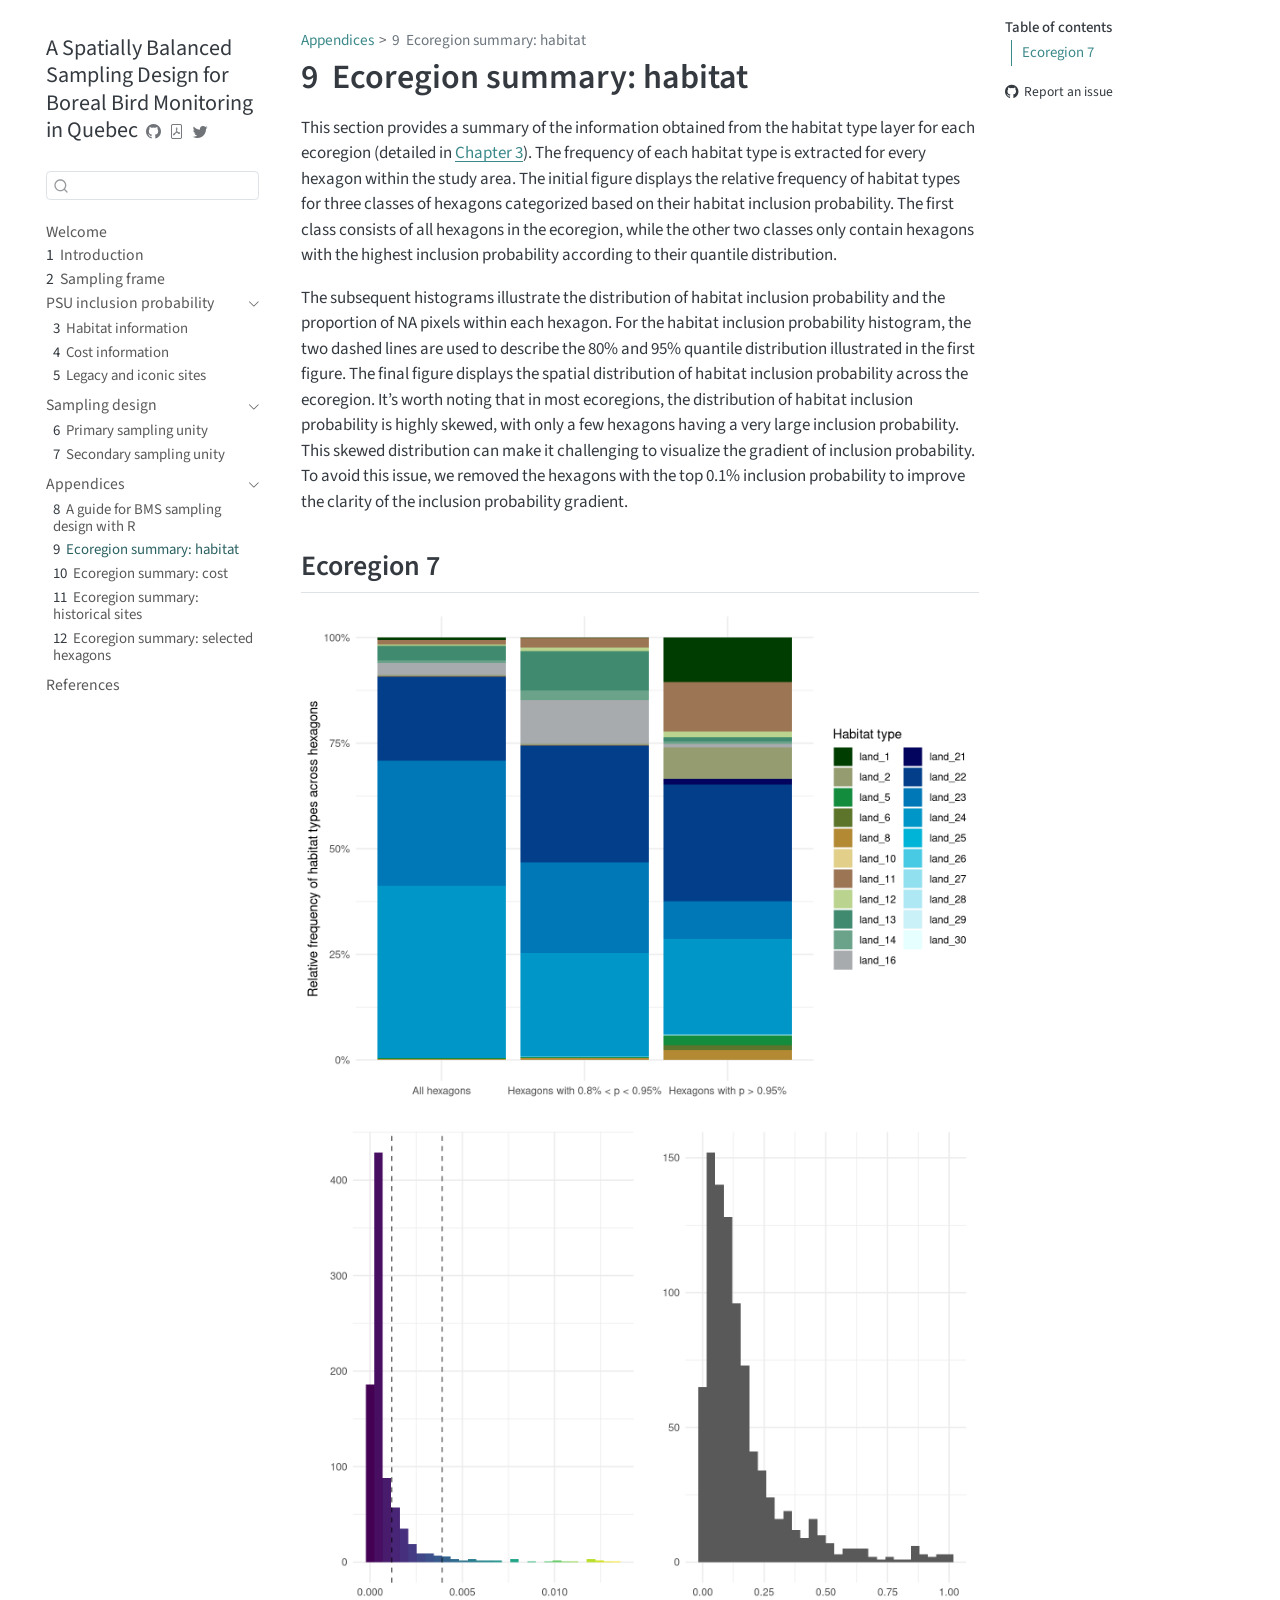
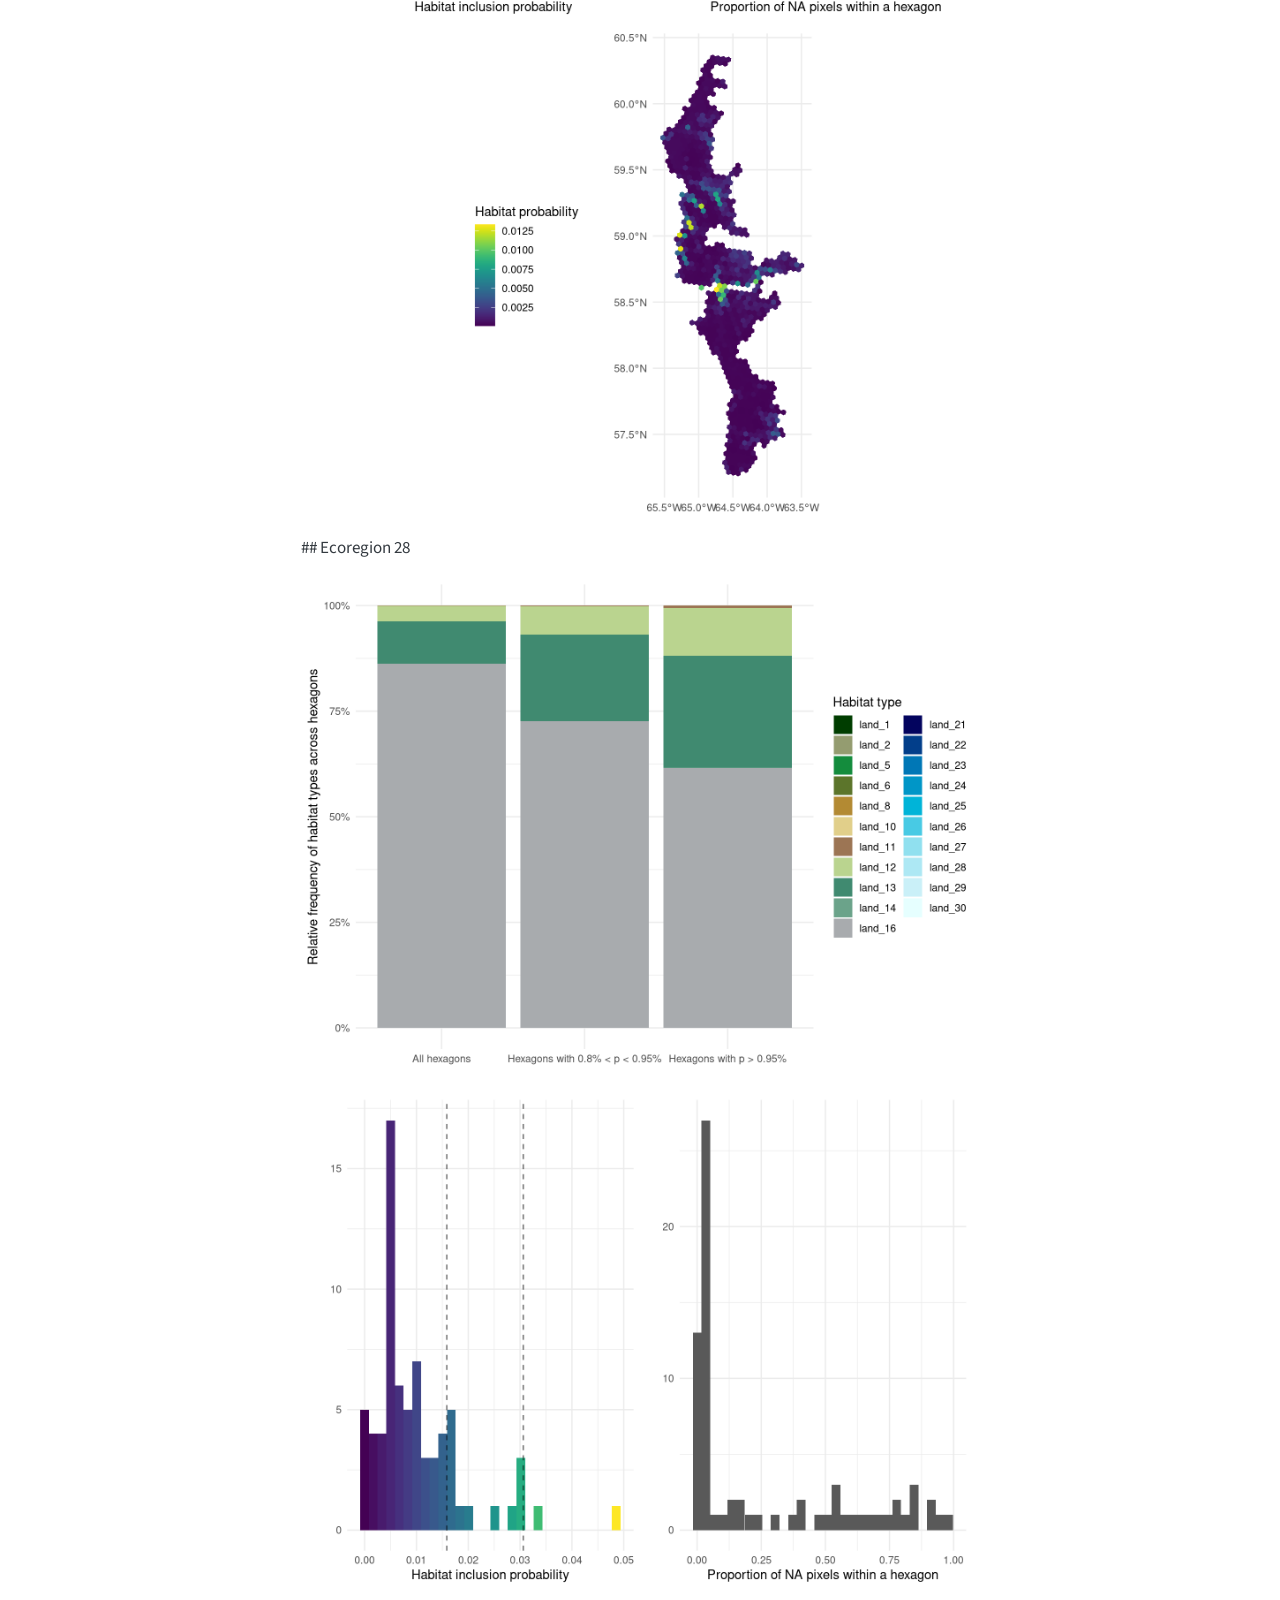
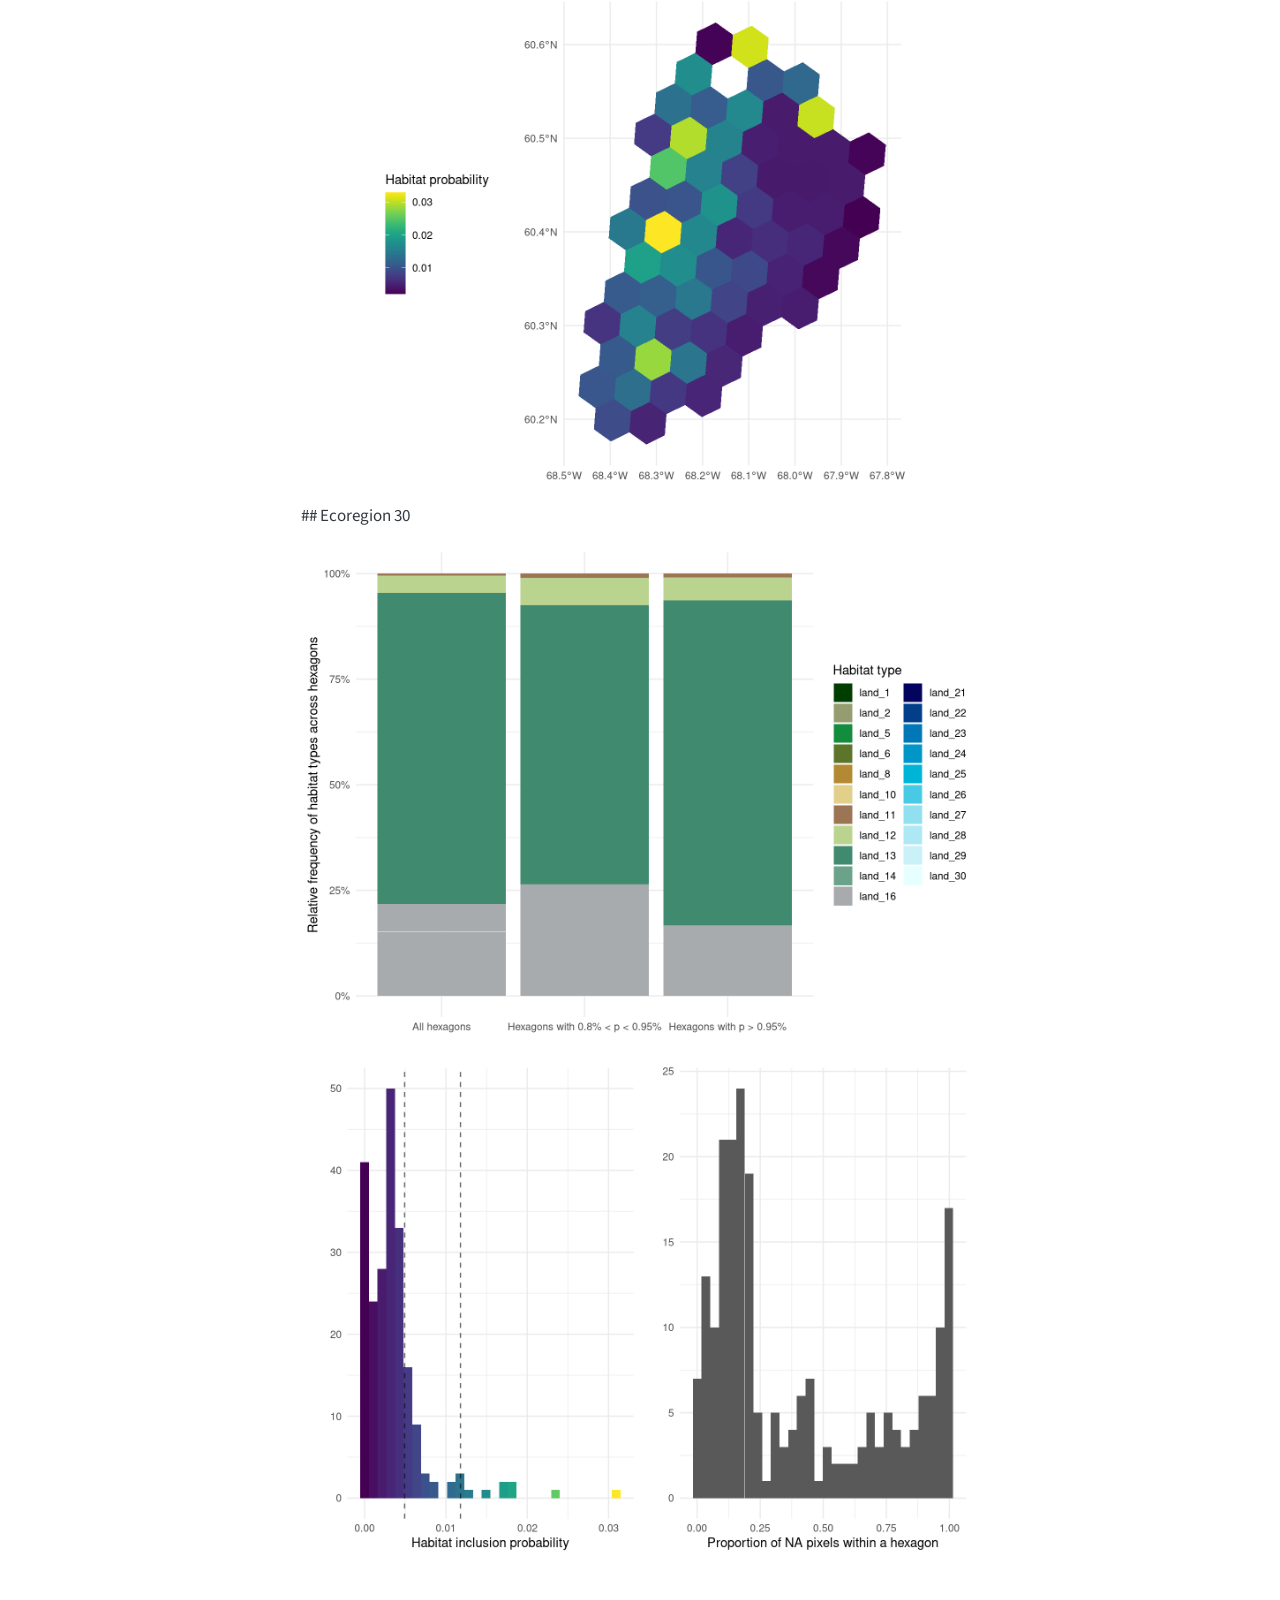
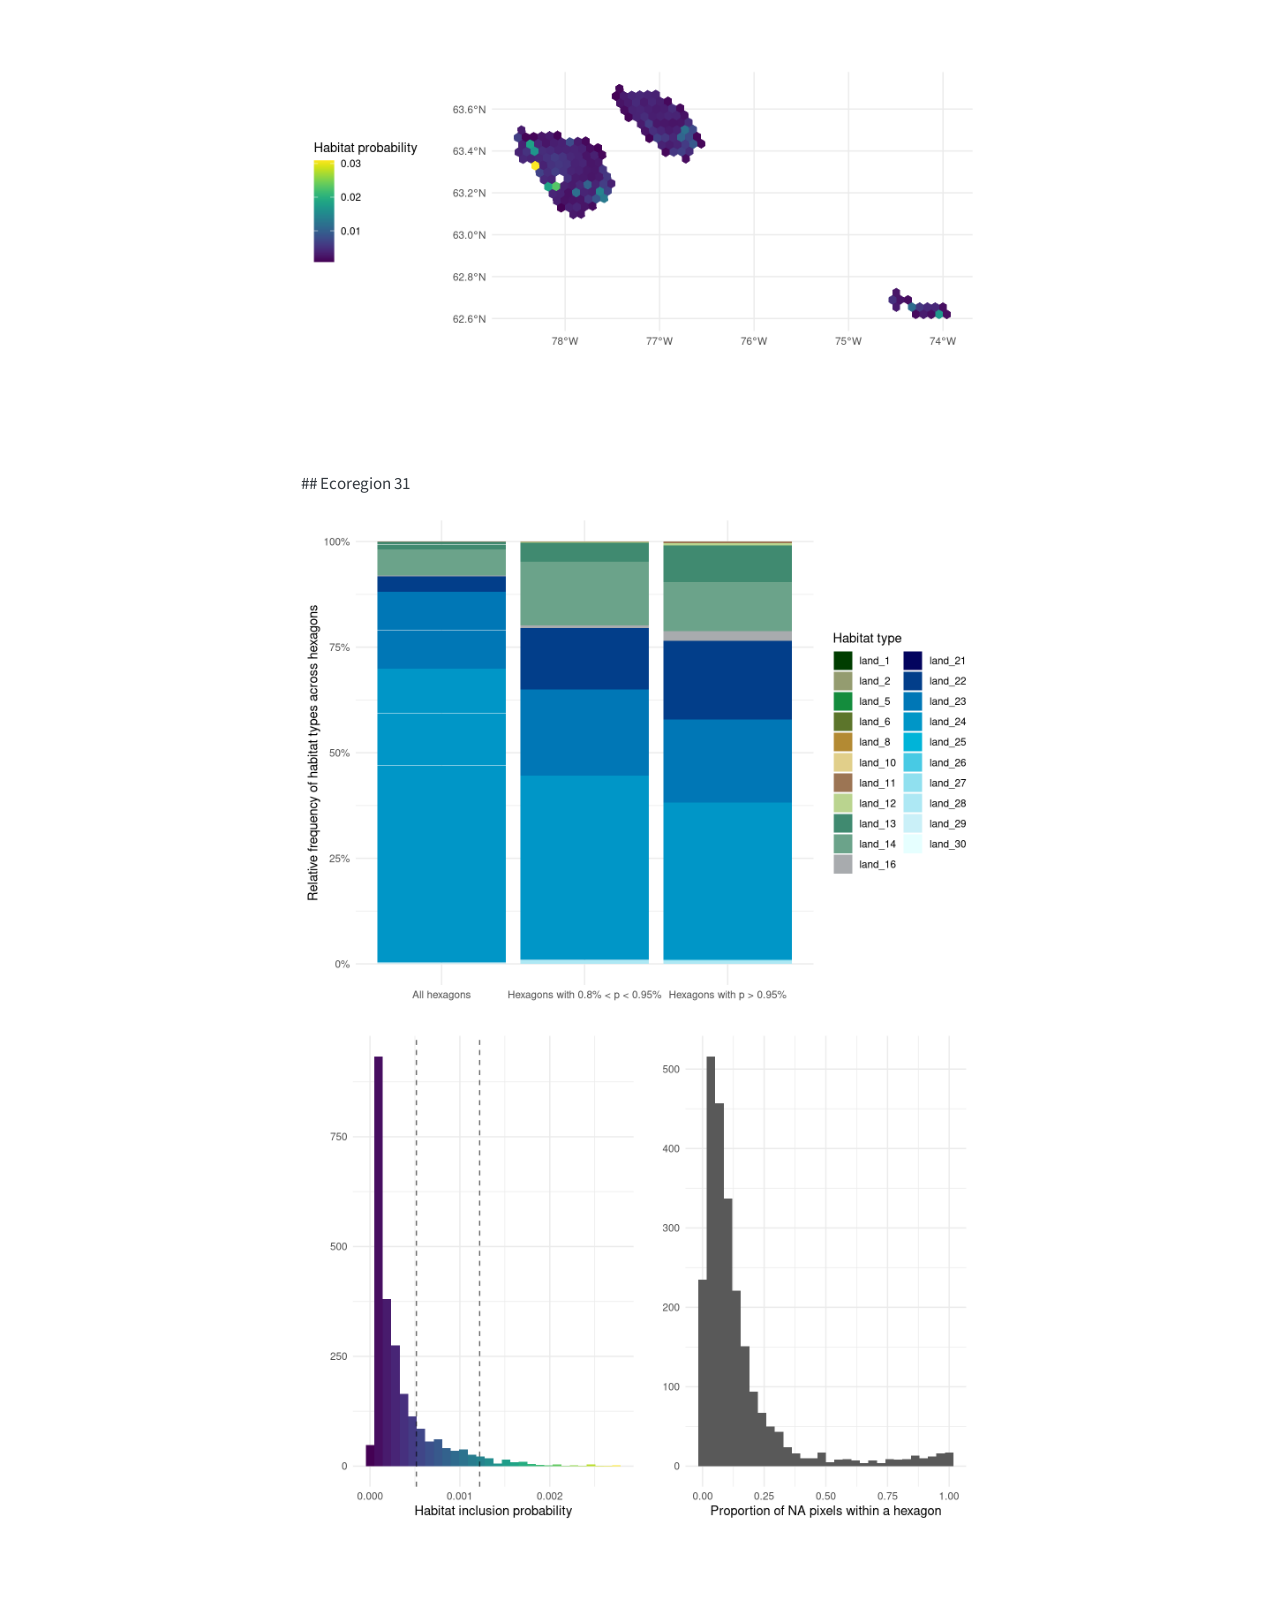
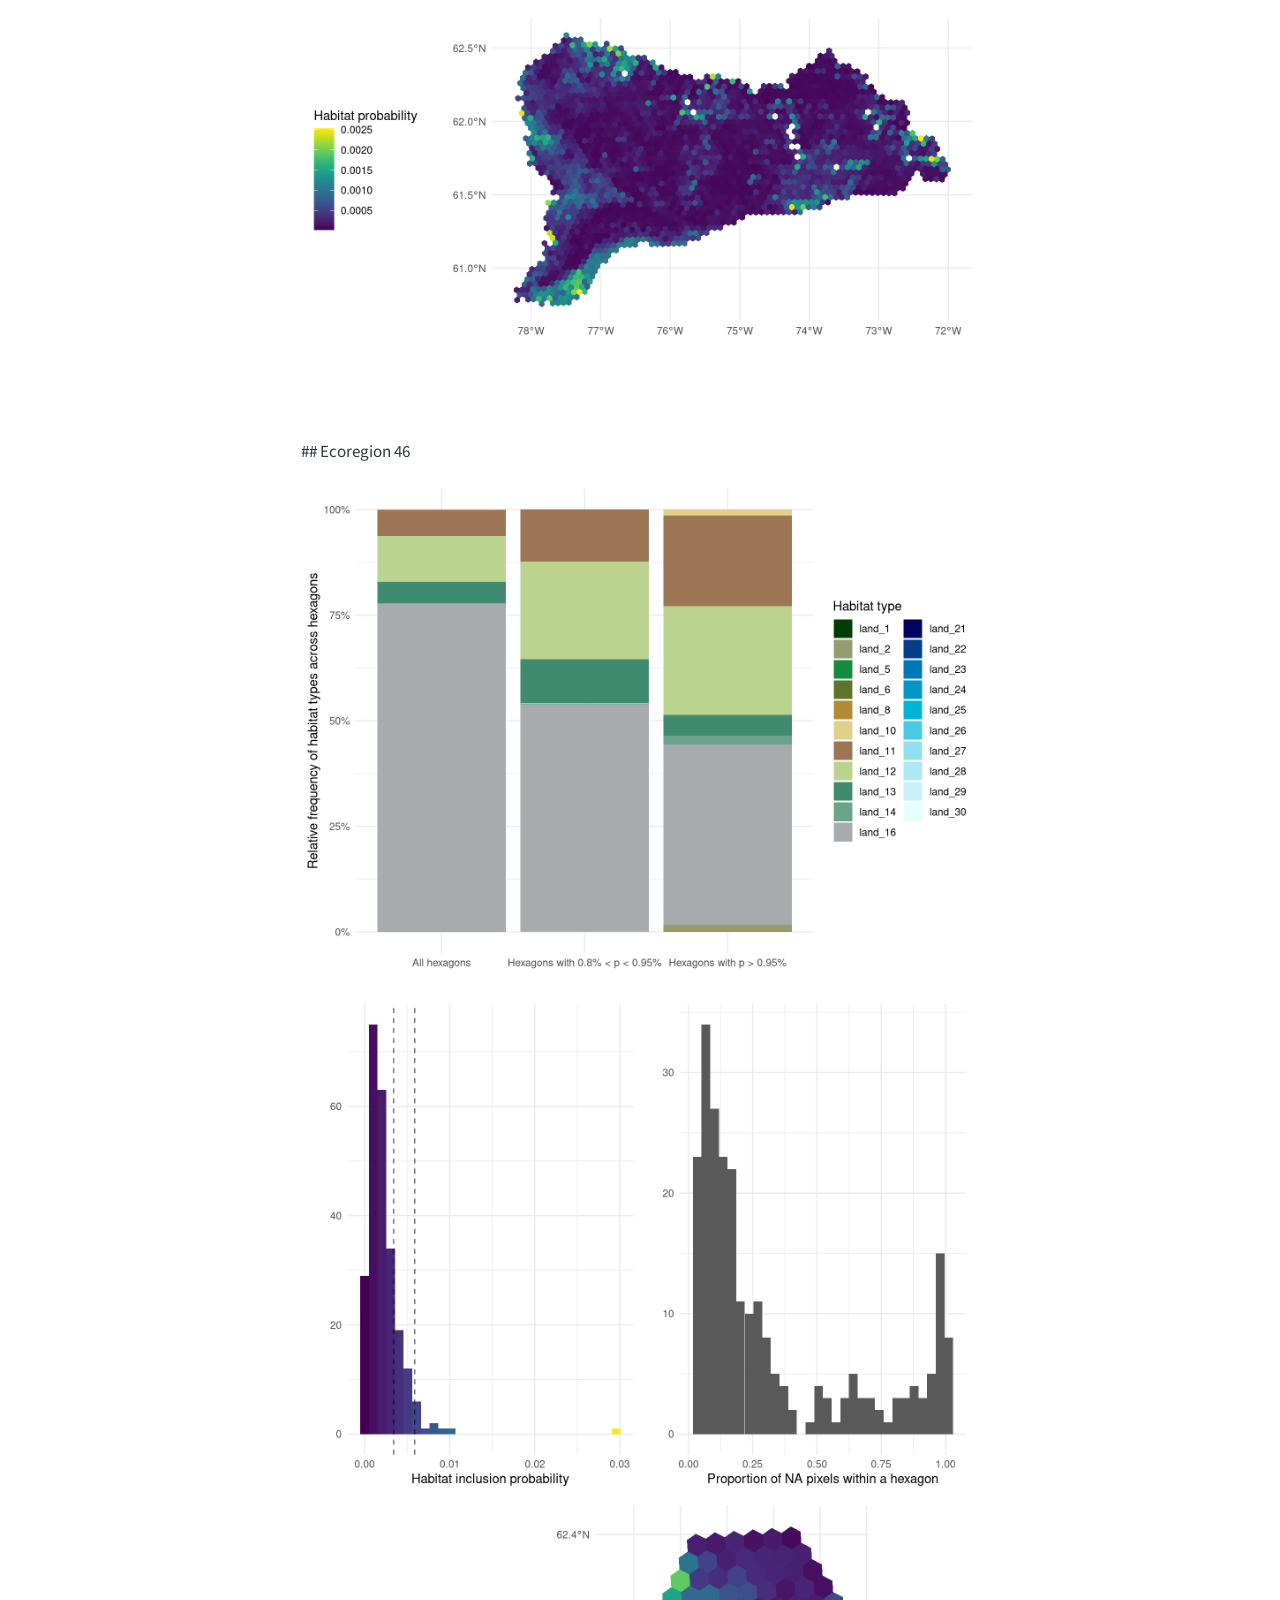
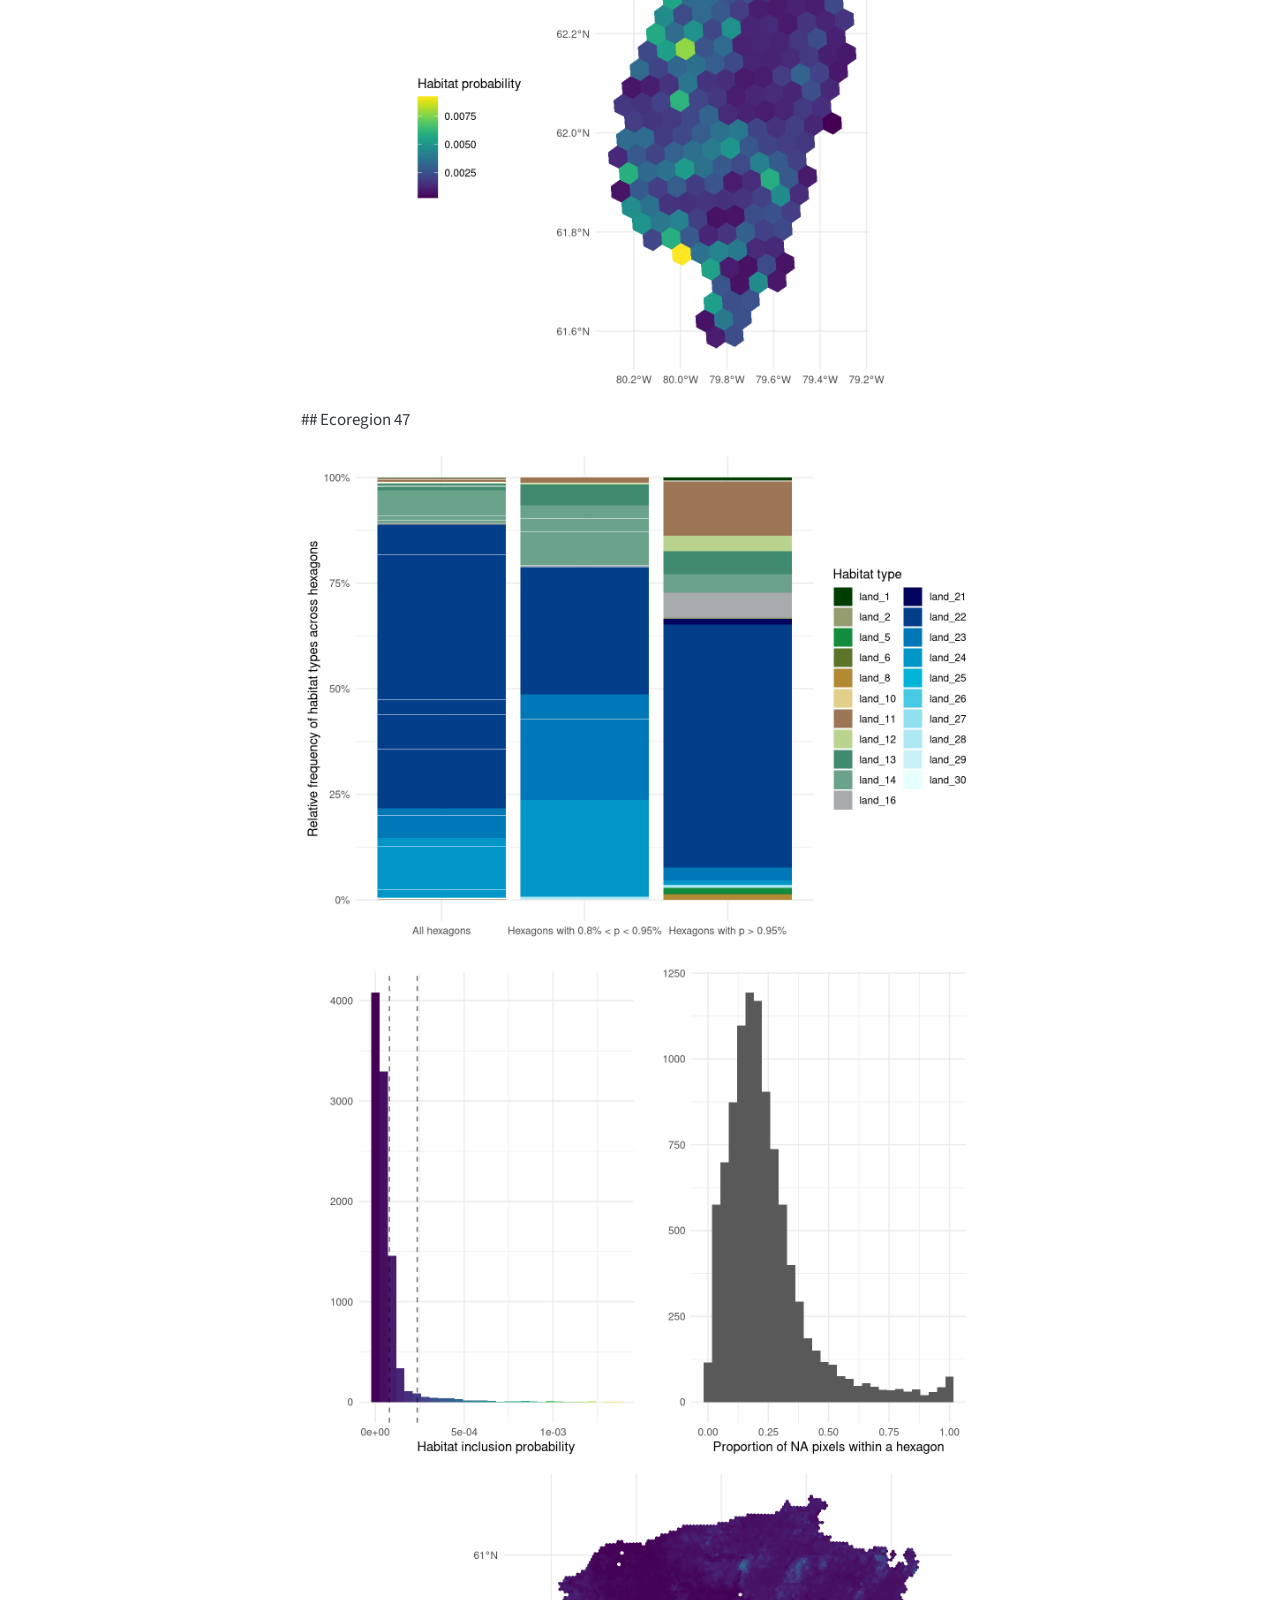
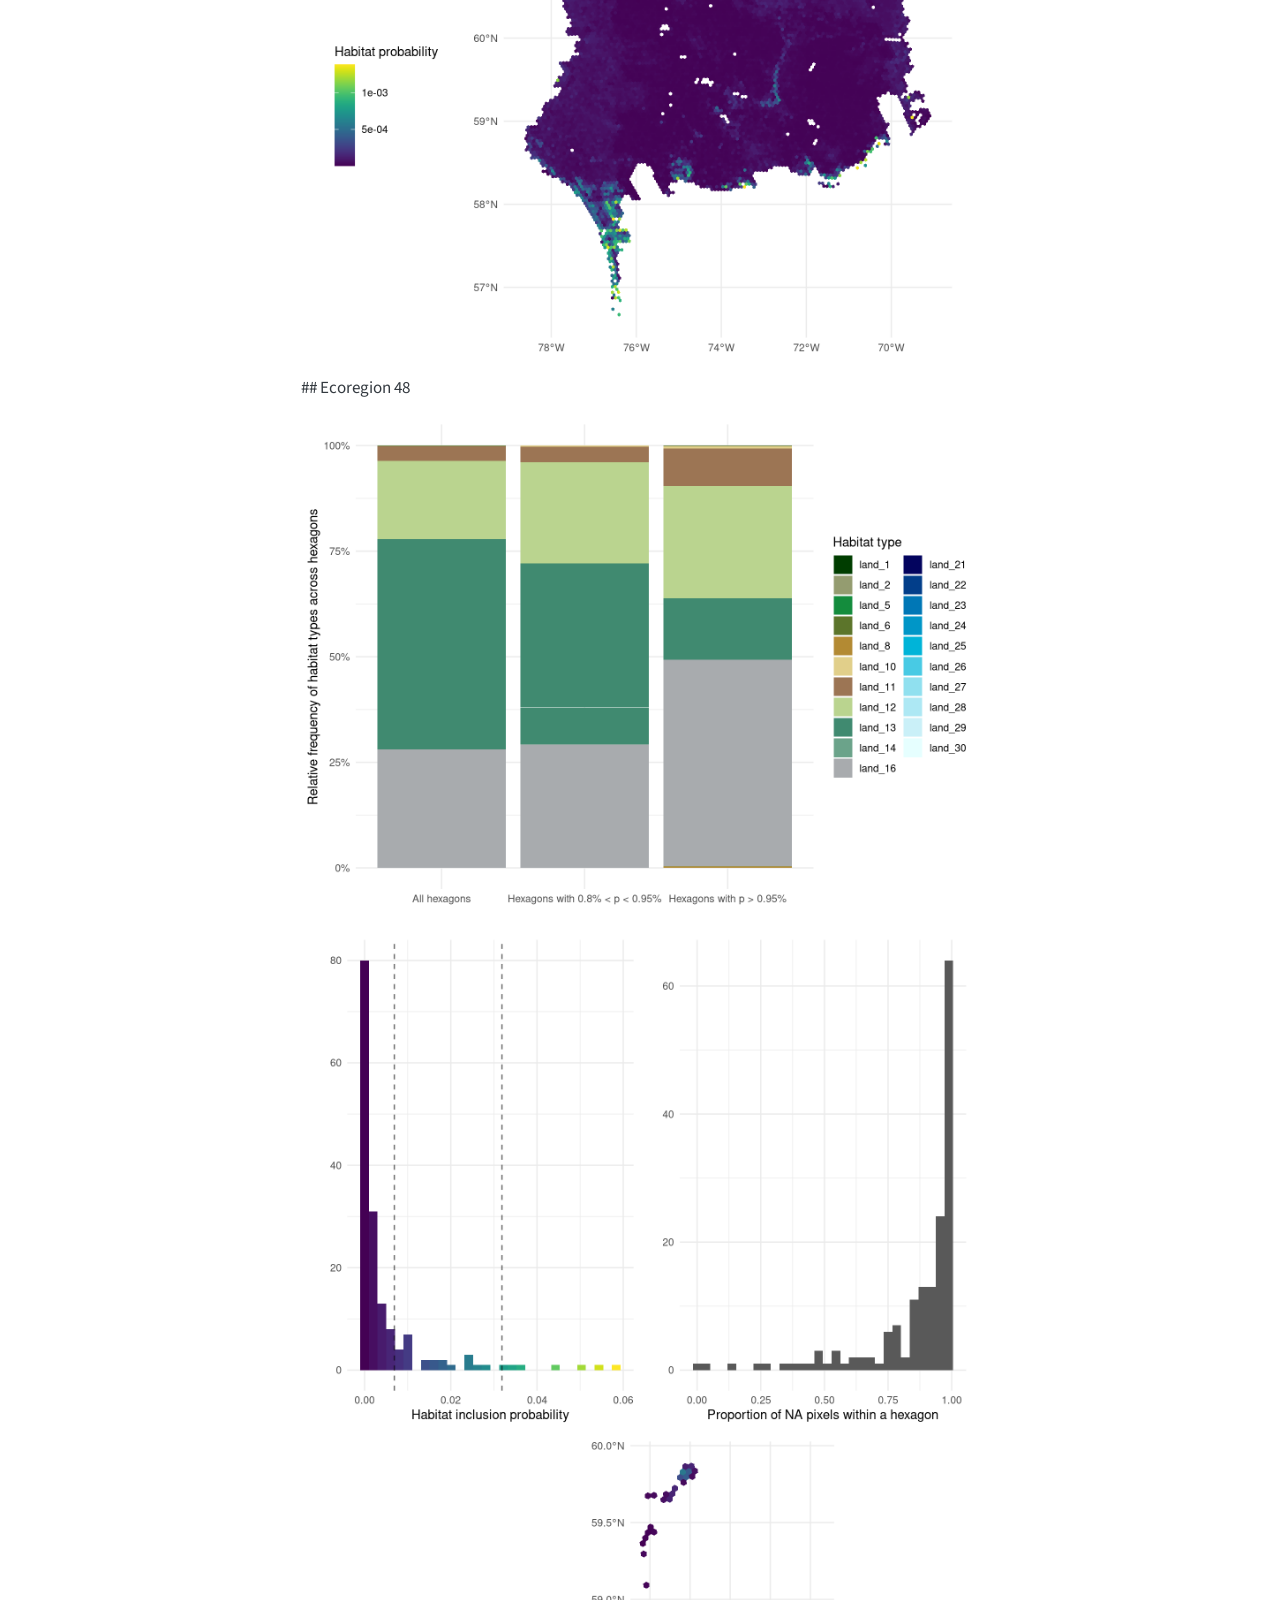
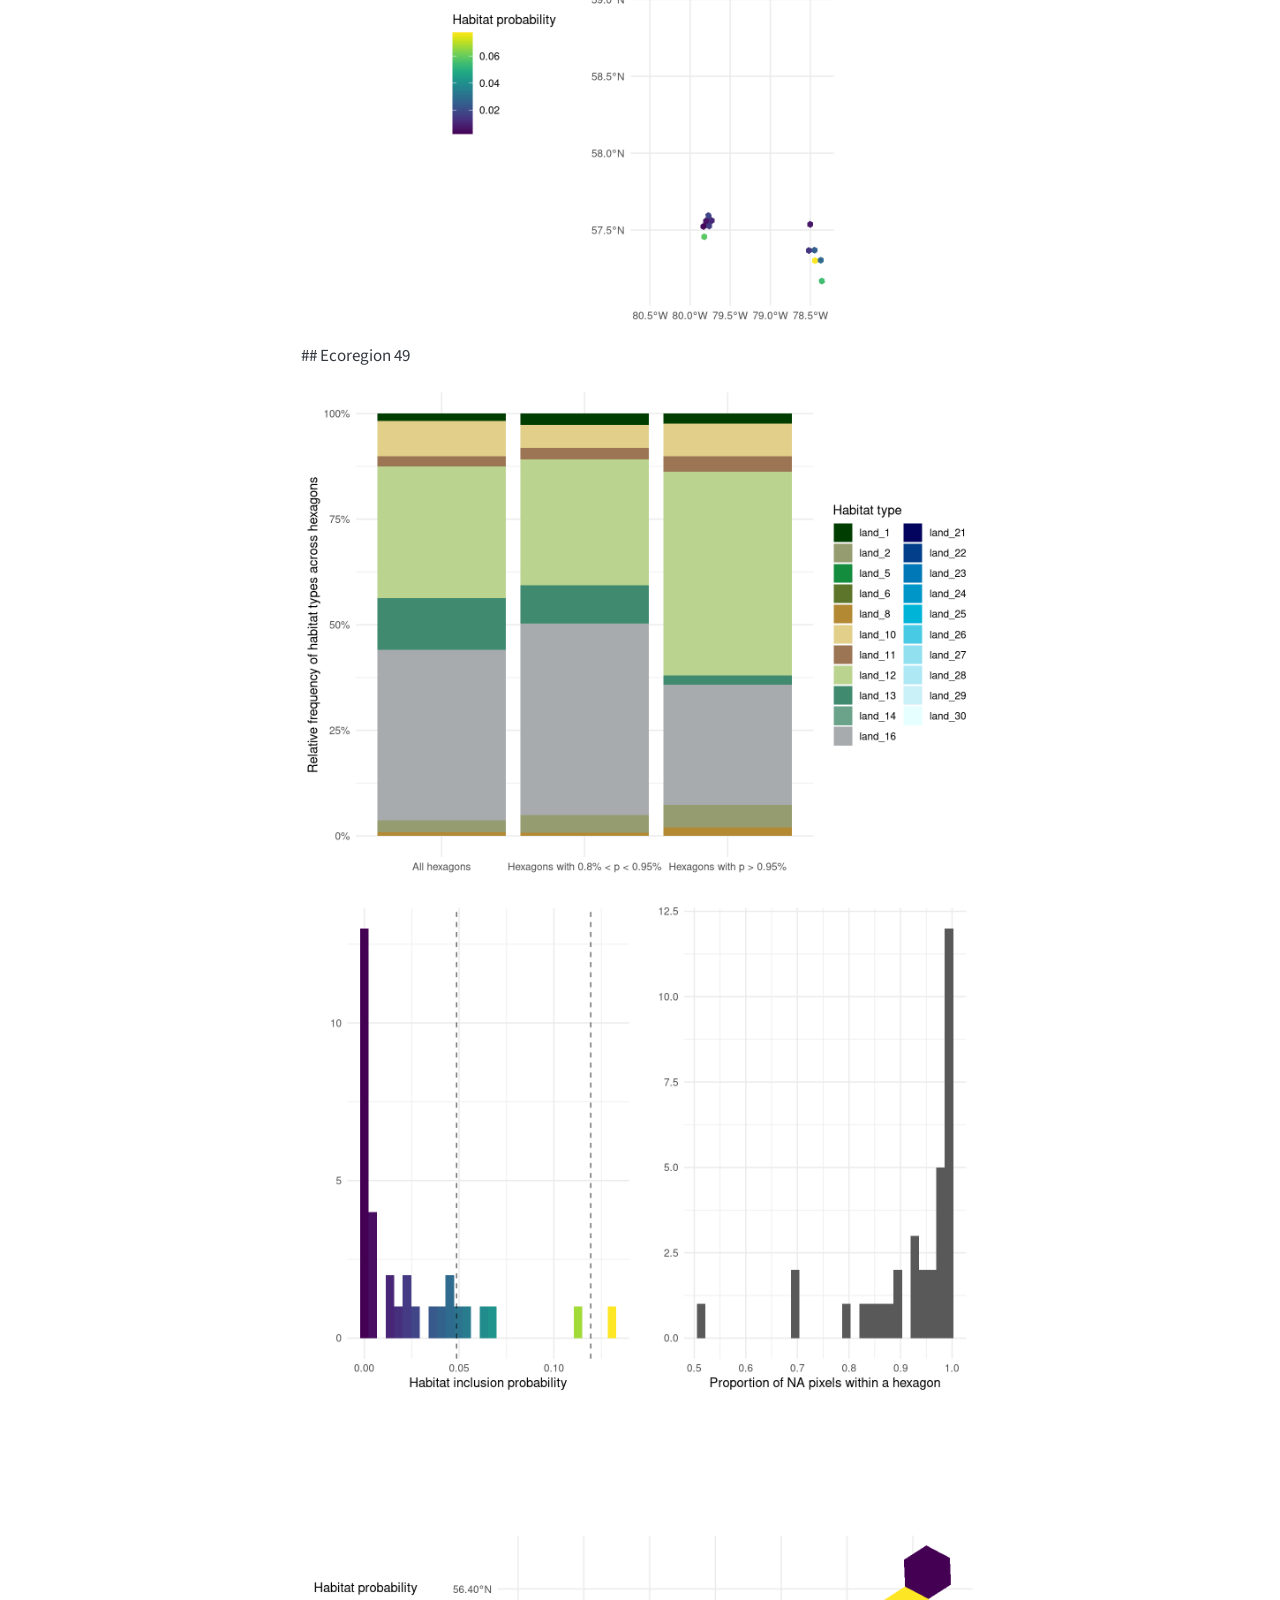
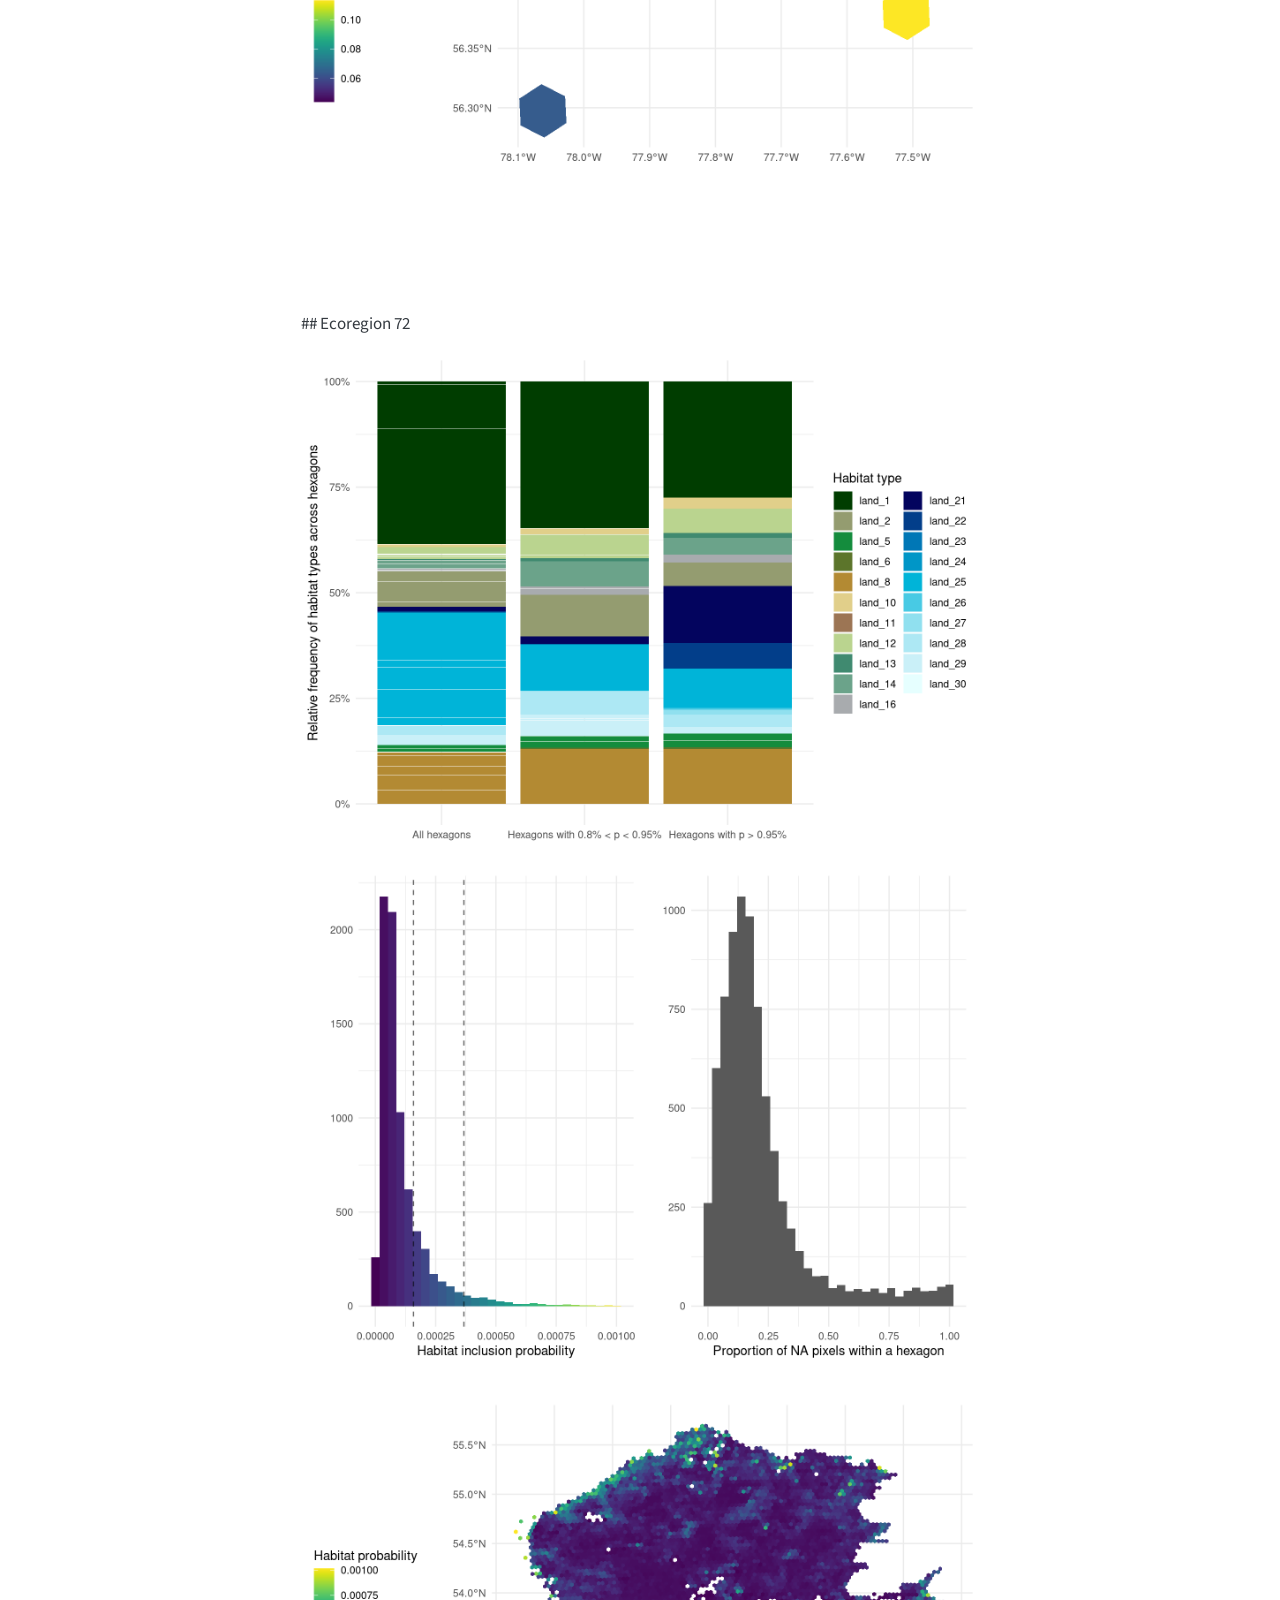
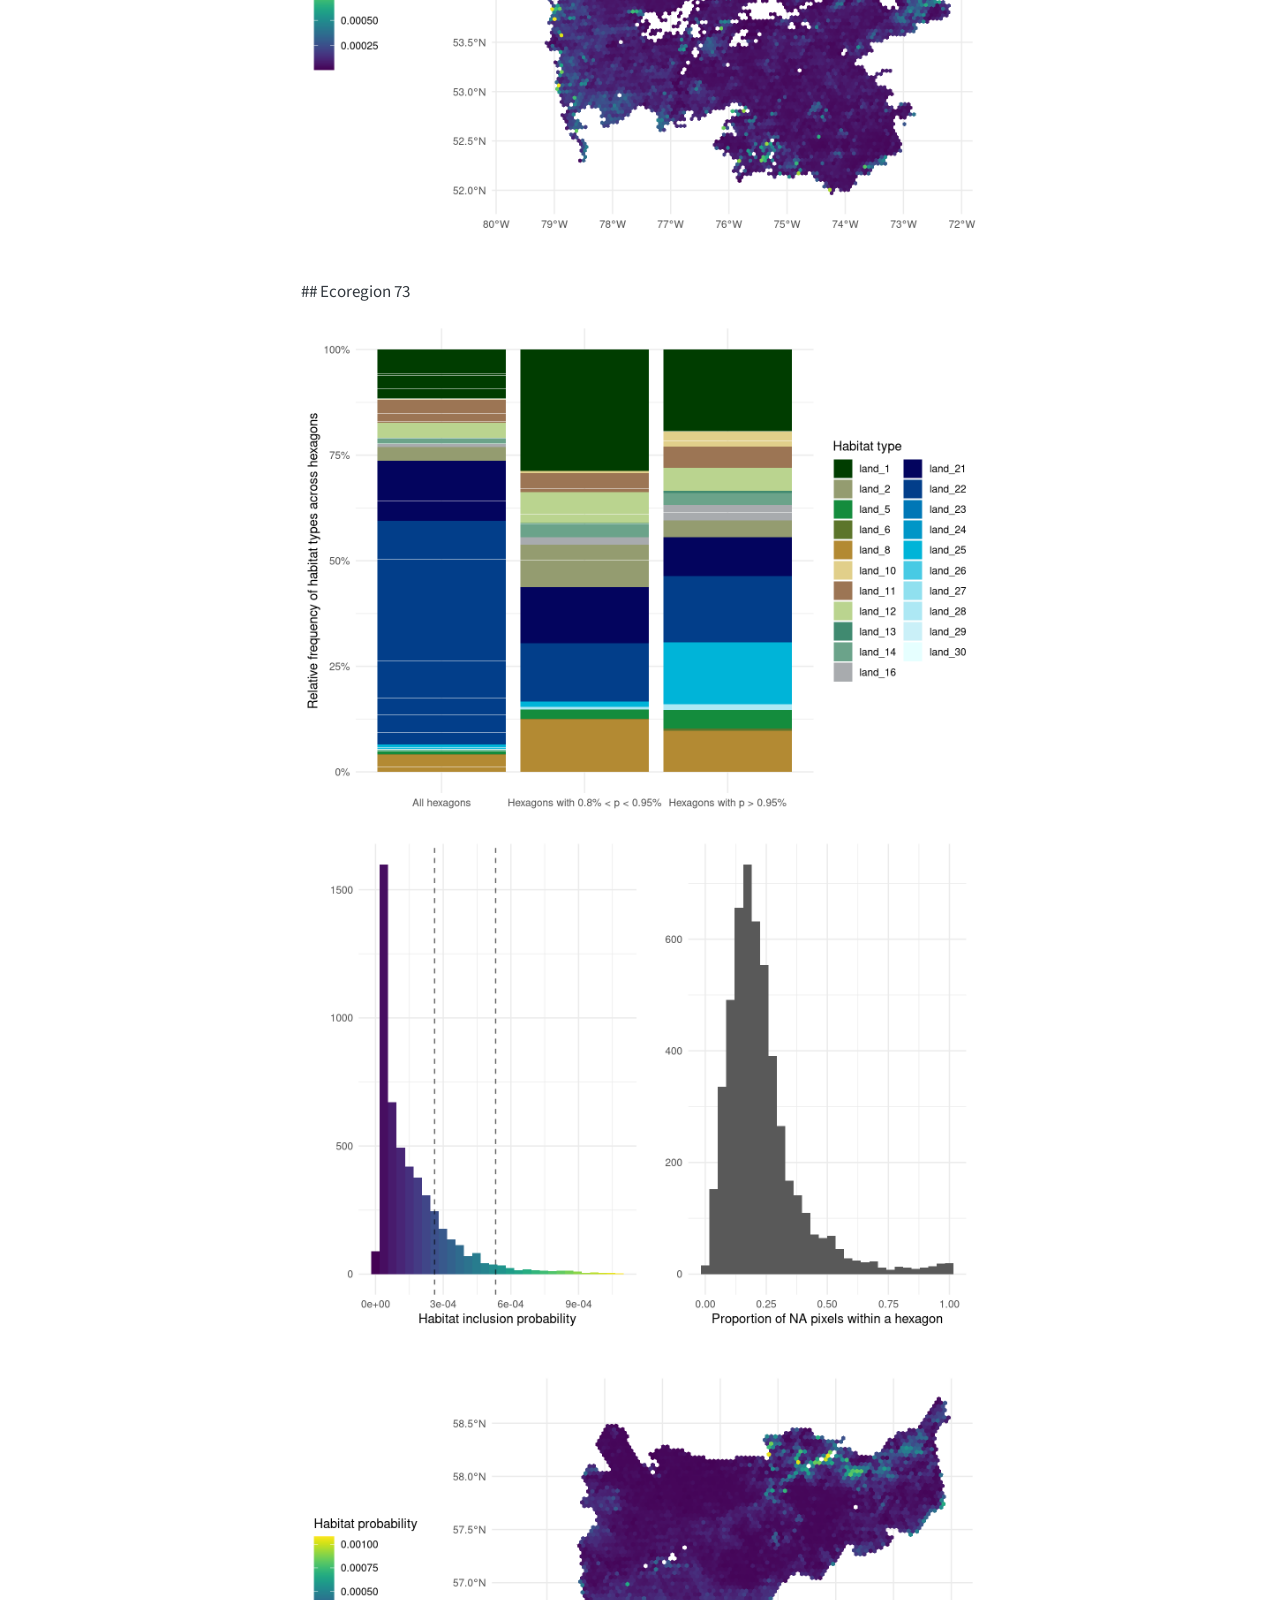
<file: ecosumm_habitat.html>
<!DOCTYPE html>
<html xmlns="http://www.w3.org/1999/xhtml" lang="en" xml:lang="en"><head>

<meta charset="utf-8">
<meta name="generator" content="quarto-1.8.26">

<meta name="viewport" content="width=device-width, initial-scale=1.0, user-scalable=yes">


<title>9&nbsp; Ecoregion summary: habitat – A Spatially Balanced Sampling Design for Boreal Bird Monitoring in Quebec</title>
<style>
code{white-space: pre-wrap;}
span.smallcaps{font-variant: small-caps;}
div.columns{display: flex; gap: min(4vw, 1.5em);}
div.column{flex: auto; overflow-x: auto;}
div.hanging-indent{margin-left: 1.5em; text-indent: -1.5em;}
ul.task-list{list-style: none;}
ul.task-list li input[type="checkbox"] {
  width: 0.8em;
  margin: 0 0.8em 0.2em -1em; /* quarto-specific, see https://github.com/quarto-dev/quarto-cli/issues/4556 */ 
  vertical-align: middle;
}
</style>


<script src="site_libs/quarto-nav/quarto-nav.js"></script>
<script src="site_libs/quarto-nav/headroom.min.js"></script>
<script src="site_libs/clipboard/clipboard.min.js"></script>
<script src="site_libs/quarto-search/autocomplete.umd.js"></script>
<script src="site_libs/quarto-search/fuse.min.js"></script>
<script src="site_libs/quarto-search/quarto-search.js"></script>
<meta name="quarto:offset" content="./">
<link href="./ecosumm_cost.html" rel="next">
<link href="./runGRTSexample.html" rel="prev">
<script src="site_libs/quarto-html/quarto.js" type="module"></script>
<script src="site_libs/quarto-html/tabsets/tabsets.js" type="module"></script>
<script src="site_libs/quarto-html/axe/axe-check.js" type="module"></script>
<script src="site_libs/quarto-html/popper.min.js"></script>
<script src="site_libs/quarto-html/tippy.umd.min.js"></script>
<script src="site_libs/quarto-html/anchor.min.js"></script>
<link href="site_libs/quarto-html/tippy.css" rel="stylesheet">
<link href="site_libs/quarto-html/quarto-syntax-highlighting-587c61ba64f3a5504c4d52d930310e48.css" rel="stylesheet" id="quarto-text-highlighting-styles">
<script src="site_libs/bootstrap/bootstrap.min.js"></script>
<link href="site_libs/bootstrap/bootstrap-icons.css" rel="stylesheet">
<link href="site_libs/bootstrap/bootstrap-8dc48bd3be3260c3869f38c2528937fe.min.css" rel="stylesheet" append-hash="true" id="quarto-bootstrap" data-mode="light">
<script id="quarto-search-options" type="application/json">{
  "location": "sidebar",
  "copy-button": false,
  "collapse-after": 3,
  "panel-placement": "start",
  "type": "textbox",
  "limit": 50,
  "keyboard-shortcut": [
    "f",
    "/",
    "s"
  ],
  "show-item-context": false,
  "language": {
    "search-no-results-text": "No results",
    "search-matching-documents-text": "matching documents",
    "search-copy-link-title": "Copy link to search",
    "search-hide-matches-text": "Hide additional matches",
    "search-more-match-text": "more match in this document",
    "search-more-matches-text": "more matches in this document",
    "search-clear-button-title": "Clear",
    "search-text-placeholder": "",
    "search-detached-cancel-button-title": "Cancel",
    "search-submit-button-title": "Submit",
    "search-label": "Search"
  }
}</script>


</head>

<body class="nav-sidebar floating quarto-light">

<div id="quarto-search-results"></div>
  <header id="quarto-header" class="headroom fixed-top">
  <nav class="quarto-secondary-nav">
    <div class="container-fluid d-flex">
      <button type="button" class="quarto-btn-toggle btn" data-bs-toggle="collapse" role="button" data-bs-target=".quarto-sidebar-collapse-item" aria-controls="quarto-sidebar" aria-expanded="false" aria-label="Toggle sidebar navigation" onclick="if (window.quartoToggleHeadroom) { window.quartoToggleHeadroom(); }">
        <i class="bi bi-layout-text-sidebar-reverse"></i>
      </button>
        <nav class="quarto-page-breadcrumbs" aria-label="breadcrumb"><ol class="breadcrumb"><li class="breadcrumb-item"><a href="./runGRTSexample.html">Appendices</a></li><li class="breadcrumb-item"><a href="./ecosumm_habitat.html"><span class="chapter-number">9</span>&nbsp; <span class="chapter-title">Ecoregion summary: habitat</span></a></li></ol></nav>
        <a class="flex-grow-1" role="navigation" data-bs-toggle="collapse" data-bs-target=".quarto-sidebar-collapse-item" aria-controls="quarto-sidebar" aria-expanded="false" aria-label="Toggle sidebar navigation" onclick="if (window.quartoToggleHeadroom) { window.quartoToggleHeadroom(); }">      
        </a>
      <button type="button" class="btn quarto-search-button" aria-label="Search" onclick="window.quartoOpenSearch();">
        <i class="bi bi-search"></i>
      </button>
    </div>
  </nav>
</header>
<!-- content -->
<div id="quarto-content" class="quarto-container page-columns page-rows-contents page-layout-article">
<!-- sidebar -->
  <nav id="quarto-sidebar" class="sidebar collapse collapse-horizontal quarto-sidebar-collapse-item sidebar-navigation floating overflow-auto">
    <div class="pt-lg-2 mt-2 text-left sidebar-header">
    <div class="sidebar-title mb-0 py-0">
      <a href="./">A Spatially Balanced Sampling Design for Boreal Bird Monitoring in Quebec</a> 
        <div class="sidebar-tools-main tools-wide">
    <a href="https://github.com/willvieira/sampling_BMS/" title="Source Code" class="quarto-navigation-tool px-1" aria-label="Source Code"><i class="bi bi-github"></i></a>
    <a href="./A-Spatially-Balanced-Sampling-Design-for-Boreal-Bird-Monitoring-in-Quebec.pdf" title="Download PDF" class="quarto-navigation-tool px-1" aria-label="Download PDF"><i class="bi bi-file-pdf"></i></a>
    <a href="https://twitter.com/intent/tweet?url=|url|" title="Twitter" class="quarto-navigation-tool px-1" aria-label="Twitter"><i class="bi bi-twitter"></i></a>
</div>
    </div>
      </div>
        <div class="mt-2 flex-shrink-0 align-items-center">
        <div class="sidebar-search">
        <div id="quarto-search" class="" title="Search"></div>
        </div>
        </div>
    <div class="sidebar-menu-container"> 
    <ul class="list-unstyled mt-1">
        <li class="sidebar-item">
  <div class="sidebar-item-container"> 
  <a href="./index.html" class="sidebar-item-text sidebar-link">
 <span class="menu-text">Welcome</span></a>
  </div>
</li>
        <li class="sidebar-item">
  <div class="sidebar-item-container"> 
  <a href="./intro.html" class="sidebar-item-text sidebar-link">
 <span class="menu-text"><span class="chapter-number">1</span>&nbsp; <span class="chapter-title">Introduction</span></span></a>
  </div>
</li>
        <li class="sidebar-item">
  <div class="sidebar-item-container"> 
  <a href="./studyArea.html" class="sidebar-item-text sidebar-link">
 <span class="menu-text"><span class="chapter-number">2</span>&nbsp; <span class="chapter-title">Sampling frame</span></span></a>
  </div>
</li>
        <li class="sidebar-item sidebar-item-section">
      <div class="sidebar-item-container"> 
            <a class="sidebar-item-text sidebar-link text-start" data-bs-toggle="collapse" data-bs-target="#quarto-sidebar-section-1" role="navigation" aria-expanded="true">
 <span class="menu-text">PSU inclusion probability</span></a>
          <a class="sidebar-item-toggle text-start" data-bs-toggle="collapse" data-bs-target="#quarto-sidebar-section-1" role="navigation" aria-expanded="true" aria-label="Toggle section">
            <i class="bi bi-chevron-right ms-2"></i>
          </a> 
      </div>
      <ul id="quarto-sidebar-section-1" class="collapse list-unstyled sidebar-section depth1 show">  
          <li class="sidebar-item">
  <div class="sidebar-item-container"> 
  <a href="./habitat.html" class="sidebar-item-text sidebar-link">
 <span class="menu-text"><span class="chapter-number">3</span>&nbsp; <span class="chapter-title">Habitat information</span></span></a>
  </div>
</li>
          <li class="sidebar-item">
  <div class="sidebar-item-container"> 
  <a href="./cost.html" class="sidebar-item-text sidebar-link">
 <span class="menu-text"><span class="chapter-number">4</span>&nbsp; <span class="chapter-title">Cost information</span></span></a>
  </div>
</li>
          <li class="sidebar-item">
  <div class="sidebar-item-container"> 
  <a href="./legacy.html" class="sidebar-item-text sidebar-link">
 <span class="menu-text"><span class="chapter-number">5</span>&nbsp; <span class="chapter-title">Legacy and iconic sites</span></span></a>
  </div>
</li>
      </ul>
  </li>
        <li class="sidebar-item sidebar-item-section">
      <div class="sidebar-item-container"> 
            <a class="sidebar-item-text sidebar-link text-start" data-bs-toggle="collapse" data-bs-target="#quarto-sidebar-section-2" role="navigation" aria-expanded="true">
 <span class="menu-text">Sampling design</span></a>
          <a class="sidebar-item-toggle text-start" data-bs-toggle="collapse" data-bs-target="#quarto-sidebar-section-2" role="navigation" aria-expanded="true" aria-label="Toggle section">
            <i class="bi bi-chevron-right ms-2"></i>
          </a> 
      </div>
      <ul id="quarto-sidebar-section-2" class="collapse list-unstyled sidebar-section depth1 show">  
          <li class="sidebar-item">
  <div class="sidebar-item-container"> 
  <a href="./PSU.html" class="sidebar-item-text sidebar-link">
 <span class="menu-text"><span class="chapter-number">6</span>&nbsp; <span class="chapter-title">Primary sampling unity</span></span></a>
  </div>
</li>
          <li class="sidebar-item">
  <div class="sidebar-item-container"> 
  <a href="./SSU.html" class="sidebar-item-text sidebar-link">
 <span class="menu-text"><span class="chapter-number">7</span>&nbsp; <span class="chapter-title">Secondary sampling unity</span></span></a>
  </div>
</li>
      </ul>
  </li>
        <li class="sidebar-item sidebar-item-section">
      <div class="sidebar-item-container"> 
            <a class="sidebar-item-text sidebar-link text-start" data-bs-toggle="collapse" data-bs-target="#quarto-sidebar-section-3" role="navigation" aria-expanded="true">
 <span class="menu-text">Appendices</span></a>
          <a class="sidebar-item-toggle text-start" data-bs-toggle="collapse" data-bs-target="#quarto-sidebar-section-3" role="navigation" aria-expanded="true" aria-label="Toggle section">
            <i class="bi bi-chevron-right ms-2"></i>
          </a> 
      </div>
      <ul id="quarto-sidebar-section-3" class="collapse list-unstyled sidebar-section depth1 show">  
          <li class="sidebar-item">
  <div class="sidebar-item-container"> 
  <a href="./runGRTSexample.html" class="sidebar-item-text sidebar-link">
 <span class="menu-text"><span class="chapter-number">8</span>&nbsp; <span class="chapter-title">A guide for BMS sampling design with R</span></span></a>
  </div>
</li>
          <li class="sidebar-item">
  <div class="sidebar-item-container"> 
  <a href="./ecosumm_habitat.html" class="sidebar-item-text sidebar-link active">
 <span class="menu-text"><span class="chapter-number">9</span>&nbsp; <span class="chapter-title">Ecoregion summary: habitat</span></span></a>
  </div>
</li>
          <li class="sidebar-item">
  <div class="sidebar-item-container"> 
  <a href="./ecosumm_cost.html" class="sidebar-item-text sidebar-link">
 <span class="menu-text"><span class="chapter-number">10</span>&nbsp; <span class="chapter-title">Ecoregion summary: cost</span></span></a>
  </div>
</li>
          <li class="sidebar-item">
  <div class="sidebar-item-container"> 
  <a href="./ecosumm_legacySites.html" class="sidebar-item-text sidebar-link">
 <span class="menu-text"><span class="chapter-number">11</span>&nbsp; <span class="chapter-title">Ecoregion summary: historical sites</span></span></a>
  </div>
</li>
          <li class="sidebar-item">
  <div class="sidebar-item-container"> 
  <a href="./ecosumm_selection.html" class="sidebar-item-text sidebar-link">
 <span class="menu-text"><span class="chapter-number">12</span>&nbsp; <span class="chapter-title">Ecoregion summary: selected hexagons</span></span></a>
  </div>
</li>
      </ul>
  </li>
        <li class="sidebar-item">
  <div class="sidebar-item-container"> 
  <a href="./references.html" class="sidebar-item-text sidebar-link">
 <span class="menu-text">References</span></a>
  </div>
</li>
    </ul>
    </div>
</nav>
<div id="quarto-sidebar-glass" class="quarto-sidebar-collapse-item" data-bs-toggle="collapse" data-bs-target=".quarto-sidebar-collapse-item"></div>
<!-- margin-sidebar -->
    <div id="quarto-margin-sidebar" class="sidebar margin-sidebar">
        <nav id="TOC" role="doc-toc" class="toc-active">
    <h2 id="toc-title">Table of contents</h2>
   
  <ul>
  <li><a href="#ecoregion-7" id="toc-ecoregion-7" class="nav-link active" data-scroll-target="#ecoregion-7">Ecoregion 7</a></li>
  </ul>
<div class="toc-actions"><ul><li><a href="https://github.com/willvieira/sampling_BMS/issues/new" class="toc-action"><i class="bi bi-github"></i>Report an issue</a></li></ul></div></nav>
    </div>
<!-- main -->
<main class="content" id="quarto-document-content">

<header id="title-block-header" class="quarto-title-block default"><nav class="quarto-page-breadcrumbs quarto-title-breadcrumbs d-none d-lg-block" aria-label="breadcrumb"><ol class="breadcrumb"><li class="breadcrumb-item"><a href="./runGRTSexample.html">Appendices</a></li><li class="breadcrumb-item"><a href="./ecosumm_habitat.html"><span class="chapter-number">9</span>&nbsp; <span class="chapter-title">Ecoregion summary: habitat</span></a></li></ol></nav>
<div class="quarto-title">
<h1 class="title"><span id="sec-ecoSumm-habitat" class="quarto-section-identifier"><span class="chapter-number">9</span>&nbsp; <span class="chapter-title">Ecoregion summary: habitat</span></span></h1>
</div>



<div class="quarto-title-meta">

    
  
    
  </div>
  


</header>


<p>This section provides a summary of the information obtained from the habitat type layer for each ecoregion (detailed in <a href="habitat.html" class="quarto-xref"><span>Chapter 3</span></a>). The frequency of each habitat type is extracted for every hexagon within the study area. The initial figure displays the relative frequency of habitat types for three classes of hexagons categorized based on their habitat inclusion probability. The first class consists of all hexagons in the ecoregion, while the other two classes only contain hexagons with the highest inclusion probability according to their quantile distribution.</p>
<p>The subsequent histograms illustrate the distribution of habitat inclusion probability and the proportion of NA pixels within each hexagon. For the habitat inclusion probability histogram, the two dashed lines are used to describe the 80% and 95% quantile distribution illustrated in the first figure. The final figure displays the spatial distribution of habitat inclusion probability across the ecoregion. It’s worth noting that in most ecoregions, the distribution of habitat inclusion probability is highly skewed, with only a few hexagons having a very large inclusion probability. This skewed distribution can make it challenging to visualize the gradient of inclusion probability. To avoid this issue, we removed the hexagons with the top 0.1% inclusion probability to improve the clarity of the inclusion probability gradient.</p>
<section id="ecoregion-7" class="level2">
<h2 class="anchored" data-anchor-id="ecoregion-7">Ecoregion 7</h2>
<p><img src="ecosumm_habitat_files/figure-html/printPlotFunc-1.png" class="img-fluid" width="768"><img src="ecosumm_habitat_files/figure-html/printPlotFunc-2.png" class="img-fluid" width="768"><img src="ecosumm_habitat_files/figure-html/printPlotFunc-3.png" class="img-fluid" width="768">## Ecoregion 28</p>
<p><img src="ecosumm_habitat_files/figure-html/printPlotFunc-4.png" class="img-fluid" width="768"><img src="ecosumm_habitat_files/figure-html/printPlotFunc-5.png" class="img-fluid" width="768"><img src="ecosumm_habitat_files/figure-html/printPlotFunc-6.png" class="img-fluid" width="768">## Ecoregion 30</p>
<p><img src="ecosumm_habitat_files/figure-html/printPlotFunc-7.png" class="img-fluid" width="768"><img src="ecosumm_habitat_files/figure-html/printPlotFunc-8.png" class="img-fluid" width="768"><img src="ecosumm_habitat_files/figure-html/printPlotFunc-9.png" class="img-fluid" width="768">## Ecoregion 31</p>
<p><img src="ecosumm_habitat_files/figure-html/printPlotFunc-10.png" class="img-fluid" width="768"><img src="ecosumm_habitat_files/figure-html/printPlotFunc-11.png" class="img-fluid" width="768"><img src="ecosumm_habitat_files/figure-html/printPlotFunc-12.png" class="img-fluid" width="768">## Ecoregion 46</p>
<p><img src="ecosumm_habitat_files/figure-html/printPlotFunc-13.png" class="img-fluid" width="768"><img src="ecosumm_habitat_files/figure-html/printPlotFunc-14.png" class="img-fluid" width="768"><img src="ecosumm_habitat_files/figure-html/printPlotFunc-15.png" class="img-fluid" width="768">## Ecoregion 47</p>
<p><img src="ecosumm_habitat_files/figure-html/printPlotFunc-16.png" class="img-fluid" width="768"><img src="ecosumm_habitat_files/figure-html/printPlotFunc-17.png" class="img-fluid" width="768"><img src="ecosumm_habitat_files/figure-html/printPlotFunc-18.png" class="img-fluid" width="768">## Ecoregion 48</p>
<p><img src="ecosumm_habitat_files/figure-html/printPlotFunc-19.png" class="img-fluid" width="768"><img src="ecosumm_habitat_files/figure-html/printPlotFunc-20.png" class="img-fluid" width="768"><img src="ecosumm_habitat_files/figure-html/printPlotFunc-21.png" class="img-fluid" width="768">## Ecoregion 49</p>
<p><img src="ecosumm_habitat_files/figure-html/printPlotFunc-22.png" class="img-fluid" width="768"><img src="ecosumm_habitat_files/figure-html/printPlotFunc-23.png" class="img-fluid" width="768"><img src="ecosumm_habitat_files/figure-html/printPlotFunc-24.png" class="img-fluid" width="768">## Ecoregion 72</p>
<p><img src="ecosumm_habitat_files/figure-html/printPlotFunc-25.png" class="img-fluid" width="768"><img src="ecosumm_habitat_files/figure-html/printPlotFunc-26.png" class="img-fluid" width="768"><img src="ecosumm_habitat_files/figure-html/printPlotFunc-27.png" class="img-fluid" width="768">## Ecoregion 73</p>
<p><img src="ecosumm_habitat_files/figure-html/printPlotFunc-28.png" class="img-fluid" width="768"><img src="ecosumm_habitat_files/figure-html/printPlotFunc-29.png" class="img-fluid" width="768"><img src="ecosumm_habitat_files/figure-html/printPlotFunc-30.png" class="img-fluid" width="768">## Ecoregion 74</p>
<p><img src="ecosumm_habitat_files/figure-html/printPlotFunc-31.png" class="img-fluid" width="768"><img src="ecosumm_habitat_files/figure-html/printPlotFunc-32.png" class="img-fluid" width="768"><img src="ecosumm_habitat_files/figure-html/printPlotFunc-33.png" class="img-fluid" width="768">## Ecoregion 75</p>
<p><img src="ecosumm_habitat_files/figure-html/printPlotFunc-34.png" class="img-fluid" width="768"><img src="ecosumm_habitat_files/figure-html/printPlotFunc-35.png" class="img-fluid" width="768"><img src="ecosumm_habitat_files/figure-html/printPlotFunc-36.png" class="img-fluid" width="768">## Ecoregion 76</p>
<p><img src="ecosumm_habitat_files/figure-html/printPlotFunc-37.png" class="img-fluid" width="768"><img src="ecosumm_habitat_files/figure-html/printPlotFunc-38.png" class="img-fluid" width="768"><img src="ecosumm_habitat_files/figure-html/printPlotFunc-39.png" class="img-fluid" width="768">## Ecoregion 77</p>
<p><img src="ecosumm_habitat_files/figure-html/printPlotFunc-40.png" class="img-fluid" width="768"><img src="ecosumm_habitat_files/figure-html/printPlotFunc-41.png" class="img-fluid" width="768"><img src="ecosumm_habitat_files/figure-html/printPlotFunc-42.png" class="img-fluid" width="768">## Ecoregion 78</p>
<p><img src="ecosumm_habitat_files/figure-html/printPlotFunc-43.png" class="img-fluid" width="768"><img src="ecosumm_habitat_files/figure-html/printPlotFunc-44.png" class="img-fluid" width="768"><img src="ecosumm_habitat_files/figure-html/printPlotFunc-45.png" class="img-fluid" width="768">## Ecoregion 86</p>
<p><img src="ecosumm_habitat_files/figure-html/printPlotFunc-46.png" class="img-fluid" width="768"><img src="ecosumm_habitat_files/figure-html/printPlotFunc-47.png" class="img-fluid" width="768"><img src="ecosumm_habitat_files/figure-html/printPlotFunc-48.png" class="img-fluid" width="768">## Ecoregion 96</p>
<p><img src="ecosumm_habitat_files/figure-html/printPlotFunc-49.png" class="img-fluid" width="768"><img src="ecosumm_habitat_files/figure-html/printPlotFunc-50.png" class="img-fluid" width="768"><img src="ecosumm_habitat_files/figure-html/printPlotFunc-51.png" class="img-fluid" width="768">## Ecoregion 99</p>
<p><img src="ecosumm_habitat_files/figure-html/printPlotFunc-52.png" class="img-fluid" width="768"><img src="ecosumm_habitat_files/figure-html/printPlotFunc-53.png" class="img-fluid" width="768"><img src="ecosumm_habitat_files/figure-html/printPlotFunc-54.png" class="img-fluid" width="768">## Ecoregion 100</p>
<p><img src="ecosumm_habitat_files/figure-html/printPlotFunc-55.png" class="img-fluid" width="768"><img src="ecosumm_habitat_files/figure-html/printPlotFunc-56.png" class="img-fluid" width="768"><img src="ecosumm_habitat_files/figure-html/printPlotFunc-57.png" class="img-fluid" width="768">## Ecoregion 101</p>
<p><img src="ecosumm_habitat_files/figure-html/printPlotFunc-58.png" class="img-fluid" width="768"><img src="ecosumm_habitat_files/figure-html/printPlotFunc-59.png" class="img-fluid" width="768"><img src="ecosumm_habitat_files/figure-html/printPlotFunc-60.png" class="img-fluid" width="768">## Ecoregion 102</p>
<p><img src="ecosumm_habitat_files/figure-html/printPlotFunc-61.png" class="img-fluid" width="768"><img src="ecosumm_habitat_files/figure-html/printPlotFunc-62.png" class="img-fluid" width="768"><img src="ecosumm_habitat_files/figure-html/printPlotFunc-63.png" class="img-fluid" width="768">## Ecoregion 103</p>
<p><img src="ecosumm_habitat_files/figure-html/printPlotFunc-64.png" class="img-fluid" width="768"><img src="ecosumm_habitat_files/figure-html/printPlotFunc-65.png" class="img-fluid" width="768"><img src="ecosumm_habitat_files/figure-html/printPlotFunc-66.png" class="img-fluid" width="768">## Ecoregion 117</p>
<p><img src="ecosumm_habitat_files/figure-html/printPlotFunc-67.png" class="img-fluid" width="768"><img src="ecosumm_habitat_files/figure-html/printPlotFunc-68.png" class="img-fluid" width="768"><img src="ecosumm_habitat_files/figure-html/printPlotFunc-69.png" class="img-fluid" width="768">## Ecoregion 216</p>
<p><img src="ecosumm_habitat_files/figure-html/printPlotFunc-70.png" class="img-fluid" width="768"><img src="ecosumm_habitat_files/figure-html/printPlotFunc-71.png" class="img-fluid" width="768"><img src="ecosumm_habitat_files/figure-html/printPlotFunc-72.png" class="img-fluid" width="768">## Ecoregion 217</p>
<p><img src="ecosumm_habitat_files/figure-html/printPlotFunc-73.png" class="img-fluid" width="768"><img src="ecosumm_habitat_files/figure-html/printPlotFunc-74.png" class="img-fluid" width="768"><img src="ecosumm_habitat_files/figure-html/printPlotFunc-75.png" class="img-fluid" width="768"></p>


</section>

</main> <!-- /main -->
<script id="quarto-html-after-body" type="application/javascript">
  window.document.addEventListener("DOMContentLoaded", function (event) {
    const icon = "";
    const anchorJS = new window.AnchorJS();
    anchorJS.options = {
      placement: 'right',
      icon: icon
    };
    anchorJS.add('.anchored');
    const isCodeAnnotation = (el) => {
      for (const clz of el.classList) {
        if (clz.startsWith('code-annotation-')) {                     
          return true;
        }
      }
      return false;
    }
    const onCopySuccess = function(e) {
      // button target
      const button = e.trigger;
      // don't keep focus
      button.blur();
      // flash "checked"
      button.classList.add('code-copy-button-checked');
      var currentTitle = button.getAttribute("title");
      button.setAttribute("title", "Copied!");
      let tooltip;
      if (window.bootstrap) {
        button.setAttribute("data-bs-toggle", "tooltip");
        button.setAttribute("data-bs-placement", "left");
        button.setAttribute("data-bs-title", "Copied!");
        tooltip = new bootstrap.Tooltip(button, 
          { trigger: "manual", 
            customClass: "code-copy-button-tooltip",
            offset: [0, -8]});
        tooltip.show();    
      }
      setTimeout(function() {
        if (tooltip) {
          tooltip.hide();
          button.removeAttribute("data-bs-title");
          button.removeAttribute("data-bs-toggle");
          button.removeAttribute("data-bs-placement");
        }
        button.setAttribute("title", currentTitle);
        button.classList.remove('code-copy-button-checked');
      }, 1000);
      // clear code selection
      e.clearSelection();
    }
    const getTextToCopy = function(trigger) {
      const outerScaffold = trigger.parentElement.cloneNode(true);
      const codeEl = outerScaffold.querySelector('code');
      for (const childEl of codeEl.children) {
        if (isCodeAnnotation(childEl)) {
          childEl.remove();
        }
      }
      return codeEl.innerText;
    }
    const clipboard = new window.ClipboardJS('.code-copy-button:not([data-in-quarto-modal])', {
      text: getTextToCopy
    });
    clipboard.on('success', onCopySuccess);
    if (window.document.getElementById('quarto-embedded-source-code-modal')) {
      const clipboardModal = new window.ClipboardJS('.code-copy-button[data-in-quarto-modal]', {
        text: getTextToCopy,
        container: window.document.getElementById('quarto-embedded-source-code-modal')
      });
      clipboardModal.on('success', onCopySuccess);
    }
      var localhostRegex = new RegExp(/^(?:http|https):\/\/localhost\:?[0-9]*\//);
      var mailtoRegex = new RegExp(/^mailto:/);
        var filterRegex = new RegExp('/' + window.location.host + '/');
      var isInternal = (href) => {
          return filterRegex.test(href) || localhostRegex.test(href) || mailtoRegex.test(href);
      }
      // Inspect non-navigation links and adorn them if external
     var links = window.document.querySelectorAll('a[href]:not(.nav-link):not(.navbar-brand):not(.toc-action):not(.sidebar-link):not(.sidebar-item-toggle):not(.pagination-link):not(.no-external):not([aria-hidden]):not(.dropdown-item):not(.quarto-navigation-tool):not(.about-link)');
      for (var i=0; i<links.length; i++) {
        const link = links[i];
        if (!isInternal(link.href)) {
          // undo the damage that might have been done by quarto-nav.js in the case of
          // links that we want to consider external
          if (link.dataset.originalHref !== undefined) {
            link.href = link.dataset.originalHref;
          }
        }
      }
    function tippyHover(el, contentFn, onTriggerFn, onUntriggerFn) {
      const config = {
        allowHTML: true,
        maxWidth: 500,
        delay: 100,
        arrow: false,
        appendTo: function(el) {
            return el.parentElement;
        },
        interactive: true,
        interactiveBorder: 10,
        theme: 'quarto',
        placement: 'bottom-start',
      };
      if (contentFn) {
        config.content = contentFn;
      }
      if (onTriggerFn) {
        config.onTrigger = onTriggerFn;
      }
      if (onUntriggerFn) {
        config.onUntrigger = onUntriggerFn;
      }
      window.tippy(el, config); 
    }
    const noterefs = window.document.querySelectorAll('a[role="doc-noteref"]');
    for (var i=0; i<noterefs.length; i++) {
      const ref = noterefs[i];
      tippyHover(ref, function() {
        // use id or data attribute instead here
        let href = ref.getAttribute('data-footnote-href') || ref.getAttribute('href');
        try { href = new URL(href).hash; } catch {}
        const id = href.replace(/^#\/?/, "");
        const note = window.document.getElementById(id);
        if (note) {
          return note.innerHTML;
        } else {
          return "";
        }
      });
    }
    const xrefs = window.document.querySelectorAll('a.quarto-xref');
    const processXRef = (id, note) => {
      // Strip column container classes
      const stripColumnClz = (el) => {
        el.classList.remove("page-full", "page-columns");
        if (el.children) {
          for (const child of el.children) {
            stripColumnClz(child);
          }
        }
      }
      stripColumnClz(note)
      if (id === null || id.startsWith('sec-')) {
        // Special case sections, only their first couple elements
        const container = document.createElement("div");
        if (note.children && note.children.length > 2) {
          container.appendChild(note.children[0].cloneNode(true));
          for (let i = 1; i < note.children.length; i++) {
            const child = note.children[i];
            if (child.tagName === "P" && child.innerText === "") {
              continue;
            } else {
              container.appendChild(child.cloneNode(true));
              break;
            }
          }
          if (window.Quarto?.typesetMath) {
            window.Quarto.typesetMath(container);
          }
          return container.innerHTML
        } else {
          if (window.Quarto?.typesetMath) {
            window.Quarto.typesetMath(note);
          }
          return note.innerHTML;
        }
      } else {
        // Remove any anchor links if they are present
        const anchorLink = note.querySelector('a.anchorjs-link');
        if (anchorLink) {
          anchorLink.remove();
        }
        if (window.Quarto?.typesetMath) {
          window.Quarto.typesetMath(note);
        }
        if (note.classList.contains("callout")) {
          return note.outerHTML;
        } else {
          return note.innerHTML;
        }
      }
    }
    for (var i=0; i<xrefs.length; i++) {
      const xref = xrefs[i];
      tippyHover(xref, undefined, function(instance) {
        instance.disable();
        let url = xref.getAttribute('href');
        let hash = undefined; 
        if (url.startsWith('#')) {
          hash = url;
        } else {
          try { hash = new URL(url).hash; } catch {}
        }
        if (hash) {
          const id = hash.replace(/^#\/?/, "");
          const note = window.document.getElementById(id);
          if (note !== null) {
            try {
              const html = processXRef(id, note.cloneNode(true));
              instance.setContent(html);
            } finally {
              instance.enable();
              instance.show();
            }
          } else {
            // See if we can fetch this
            fetch(url.split('#')[0])
            .then(res => res.text())
            .then(html => {
              const parser = new DOMParser();
              const htmlDoc = parser.parseFromString(html, "text/html");
              const note = htmlDoc.getElementById(id);
              if (note !== null) {
                const html = processXRef(id, note);
                instance.setContent(html);
              } 
            }).finally(() => {
              instance.enable();
              instance.show();
            });
          }
        } else {
          // See if we can fetch a full url (with no hash to target)
          // This is a special case and we should probably do some content thinning / targeting
          fetch(url)
          .then(res => res.text())
          .then(html => {
            const parser = new DOMParser();
            const htmlDoc = parser.parseFromString(html, "text/html");
            const note = htmlDoc.querySelector('main.content');
            if (note !== null) {
              // This should only happen for chapter cross references
              // (since there is no id in the URL)
              // remove the first header
              if (note.children.length > 0 && note.children[0].tagName === "HEADER") {
                note.children[0].remove();
              }
              const html = processXRef(null, note);
              instance.setContent(html);
            } 
          }).finally(() => {
            instance.enable();
            instance.show();
          });
        }
      }, function(instance) {
      });
    }
        let selectedAnnoteEl;
        const selectorForAnnotation = ( cell, annotation) => {
          let cellAttr = 'data-code-cell="' + cell + '"';
          let lineAttr = 'data-code-annotation="' +  annotation + '"';
          const selector = 'span[' + cellAttr + '][' + lineAttr + ']';
          return selector;
        }
        const selectCodeLines = (annoteEl) => {
          const doc = window.document;
          const targetCell = annoteEl.getAttribute("data-target-cell");
          const targetAnnotation = annoteEl.getAttribute("data-target-annotation");
          const annoteSpan = window.document.querySelector(selectorForAnnotation(targetCell, targetAnnotation));
          const lines = annoteSpan.getAttribute("data-code-lines").split(",");
          const lineIds = lines.map((line) => {
            return targetCell + "-" + line;
          })
          let top = null;
          let height = null;
          let parent = null;
          if (lineIds.length > 0) {
              //compute the position of the single el (top and bottom and make a div)
              const el = window.document.getElementById(lineIds[0]);
              top = el.offsetTop;
              height = el.offsetHeight;
              parent = el.parentElement.parentElement;
            if (lineIds.length > 1) {
              const lastEl = window.document.getElementById(lineIds[lineIds.length - 1]);
              const bottom = lastEl.offsetTop + lastEl.offsetHeight;
              height = bottom - top;
            }
            if (top !== null && height !== null && parent !== null) {
              // cook up a div (if necessary) and position it 
              let div = window.document.getElementById("code-annotation-line-highlight");
              if (div === null) {
                div = window.document.createElement("div");
                div.setAttribute("id", "code-annotation-line-highlight");
                div.style.position = 'absolute';
                parent.appendChild(div);
              }
              div.style.top = top - 2 + "px";
              div.style.height = height + 4 + "px";
              div.style.left = 0;
              let gutterDiv = window.document.getElementById("code-annotation-line-highlight-gutter");
              if (gutterDiv === null) {
                gutterDiv = window.document.createElement("div");
                gutterDiv.setAttribute("id", "code-annotation-line-highlight-gutter");
                gutterDiv.style.position = 'absolute';
                const codeCell = window.document.getElementById(targetCell);
                const gutter = codeCell.querySelector('.code-annotation-gutter');
                gutter.appendChild(gutterDiv);
              }
              gutterDiv.style.top = top - 2 + "px";
              gutterDiv.style.height = height + 4 + "px";
            }
            selectedAnnoteEl = annoteEl;
          }
        };
        const unselectCodeLines = () => {
          const elementsIds = ["code-annotation-line-highlight", "code-annotation-line-highlight-gutter"];
          elementsIds.forEach((elId) => {
            const div = window.document.getElementById(elId);
            if (div) {
              div.remove();
            }
          });
          selectedAnnoteEl = undefined;
        };
          // Handle positioning of the toggle
      window.addEventListener(
        "resize",
        throttle(() => {
          elRect = undefined;
          if (selectedAnnoteEl) {
            selectCodeLines(selectedAnnoteEl);
          }
        }, 10)
      );
      function throttle(fn, ms) {
      let throttle = false;
      let timer;
        return (...args) => {
          if(!throttle) { // first call gets through
              fn.apply(this, args);
              throttle = true;
          } else { // all the others get throttled
              if(timer) clearTimeout(timer); // cancel #2
              timer = setTimeout(() => {
                fn.apply(this, args);
                timer = throttle = false;
              }, ms);
          }
        };
      }
        // Attach click handler to the DT
        const annoteDls = window.document.querySelectorAll('dt[data-target-cell]');
        for (const annoteDlNode of annoteDls) {
          annoteDlNode.addEventListener('click', (event) => {
            const clickedEl = event.target;
            if (clickedEl !== selectedAnnoteEl) {
              unselectCodeLines();
              const activeEl = window.document.querySelector('dt[data-target-cell].code-annotation-active');
              if (activeEl) {
                activeEl.classList.remove('code-annotation-active');
              }
              selectCodeLines(clickedEl);
              clickedEl.classList.add('code-annotation-active');
            } else {
              // Unselect the line
              unselectCodeLines();
              clickedEl.classList.remove('code-annotation-active');
            }
          });
        }
    const findCites = (el) => {
      const parentEl = el.parentElement;
      if (parentEl) {
        const cites = parentEl.dataset.cites;
        if (cites) {
          return {
            el,
            cites: cites.split(' ')
          };
        } else {
          return findCites(el.parentElement)
        }
      } else {
        return undefined;
      }
    };
    var bibliorefs = window.document.querySelectorAll('a[role="doc-biblioref"]');
    for (var i=0; i<bibliorefs.length; i++) {
      const ref = bibliorefs[i];
      const citeInfo = findCites(ref);
      if (citeInfo) {
        tippyHover(citeInfo.el, function() {
          var popup = window.document.createElement('div');
          citeInfo.cites.forEach(function(cite) {
            var citeDiv = window.document.createElement('div');
            citeDiv.classList.add('hanging-indent');
            citeDiv.classList.add('csl-entry');
            var biblioDiv = window.document.getElementById('ref-' + cite);
            if (biblioDiv) {
              citeDiv.innerHTML = biblioDiv.innerHTML;
            }
            popup.appendChild(citeDiv);
          });
          return popup.innerHTML;
        });
      }
    }
  });
  </script>
<nav class="page-navigation">
  <div class="nav-page nav-page-previous">
      <a href="./runGRTSexample.html" class="pagination-link" aria-label="A guide for BMS sampling design with R">
        <i class="bi bi-arrow-left-short"></i> <span class="nav-page-text"><span class="chapter-number">8</span>&nbsp; <span class="chapter-title">A guide for BMS sampling design with R</span></span>
      </a>          
  </div>
  <div class="nav-page nav-page-next">
      <a href="./ecosumm_cost.html" class="pagination-link" aria-label="Ecoregion summary: cost">
        <span class="nav-page-text"><span class="chapter-number">10</span>&nbsp; <span class="chapter-title">Ecoregion summary: cost</span></span> <i class="bi bi-arrow-right-short"></i>
      </a>
  </div>
</nav>
</div> <!-- /content -->




<footer class="footer"><div class="nav-footer"><div class="nav-footer-center"><div class="toc-actions d-sm-block d-md-none"><ul><li><a href="https://github.com/willvieira/sampling_BMS/issues/new" class="toc-action"><i class="bi bi-github"></i>Report an issue</a></li></ul></div></div></div></footer></body></html>
</file>
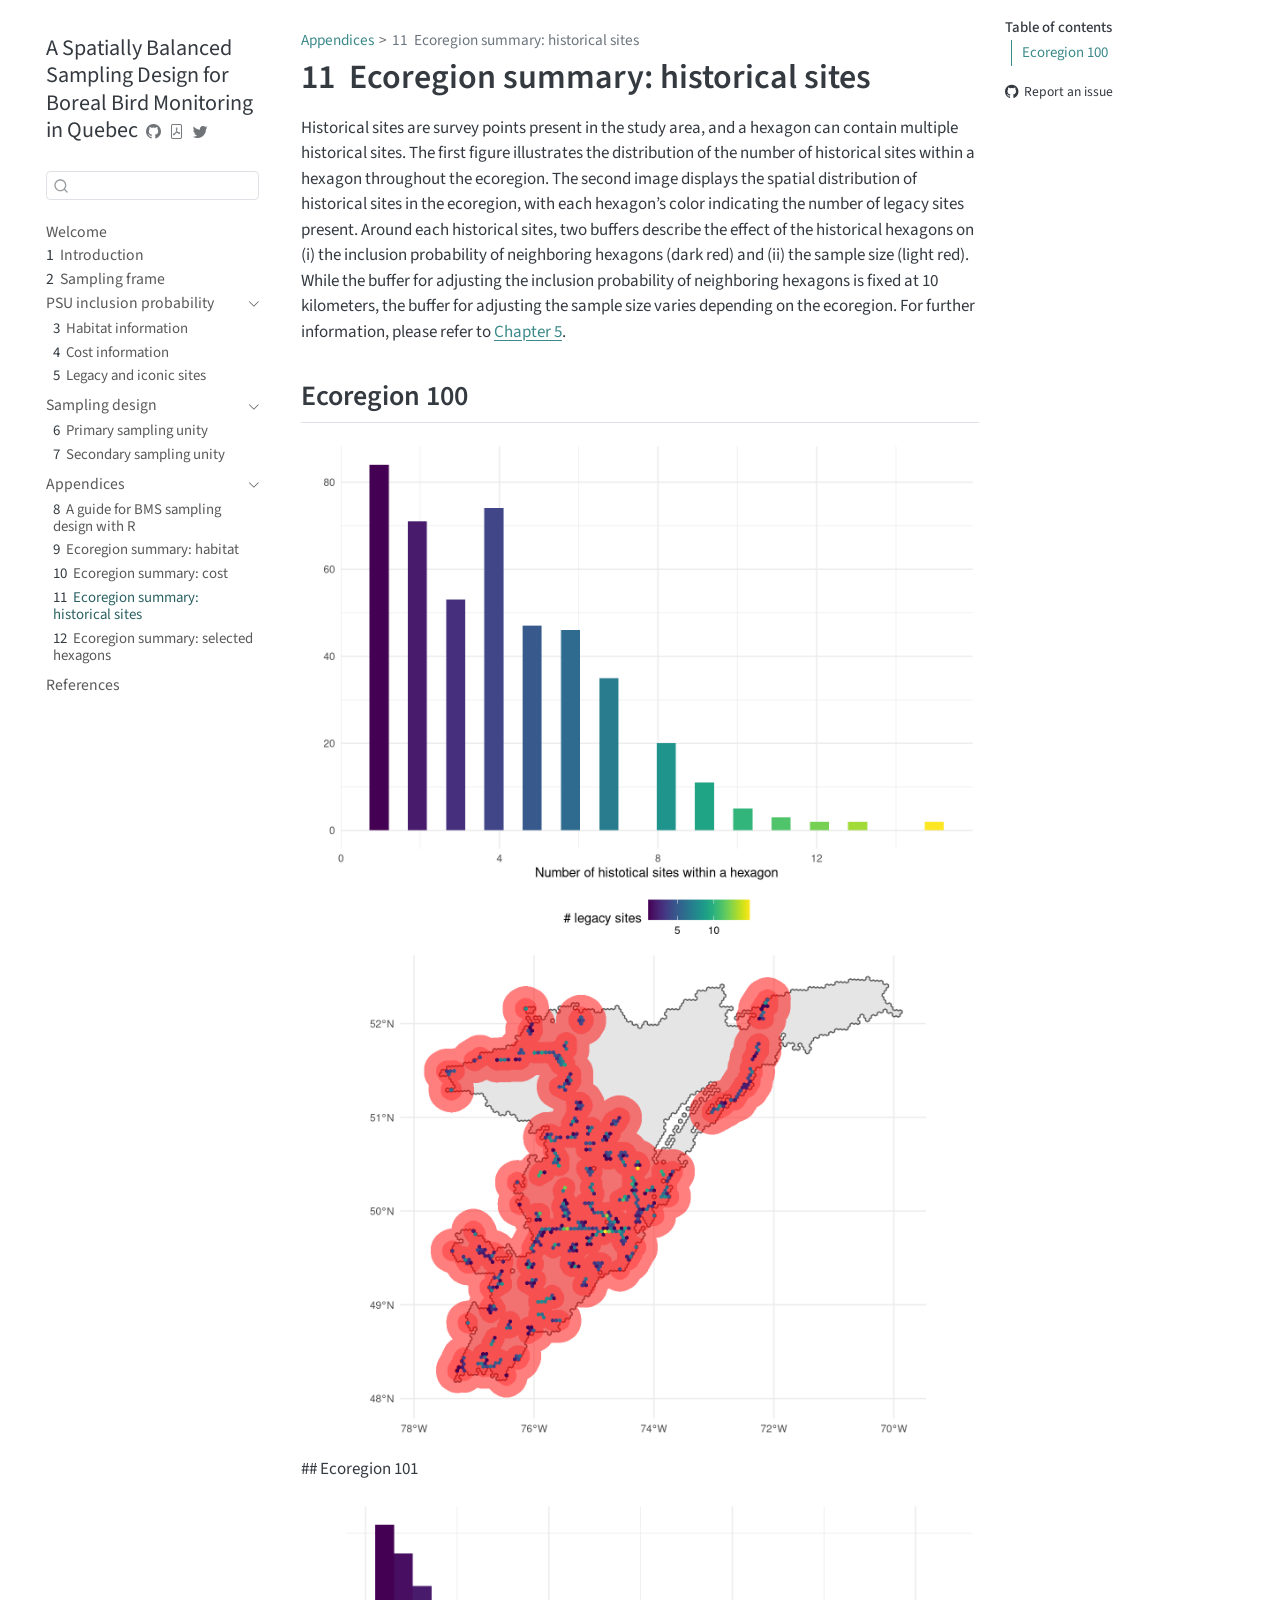
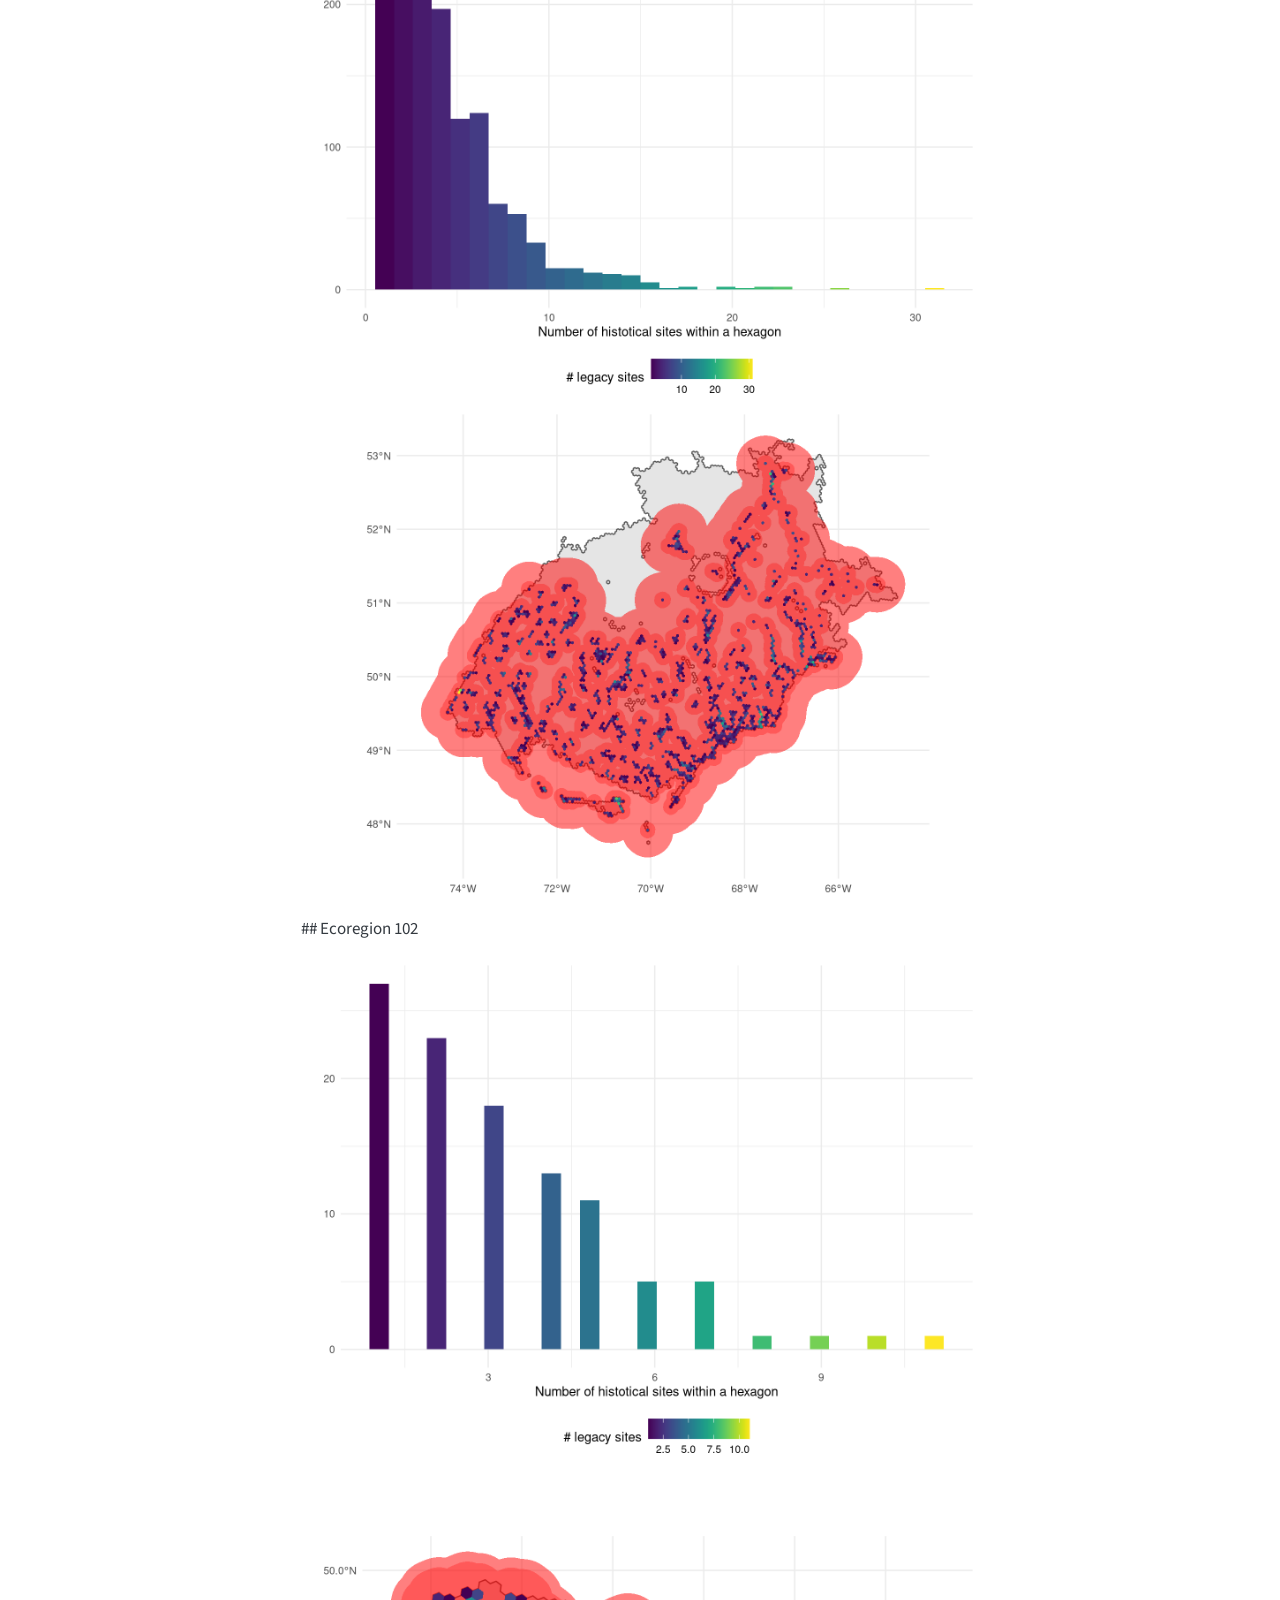
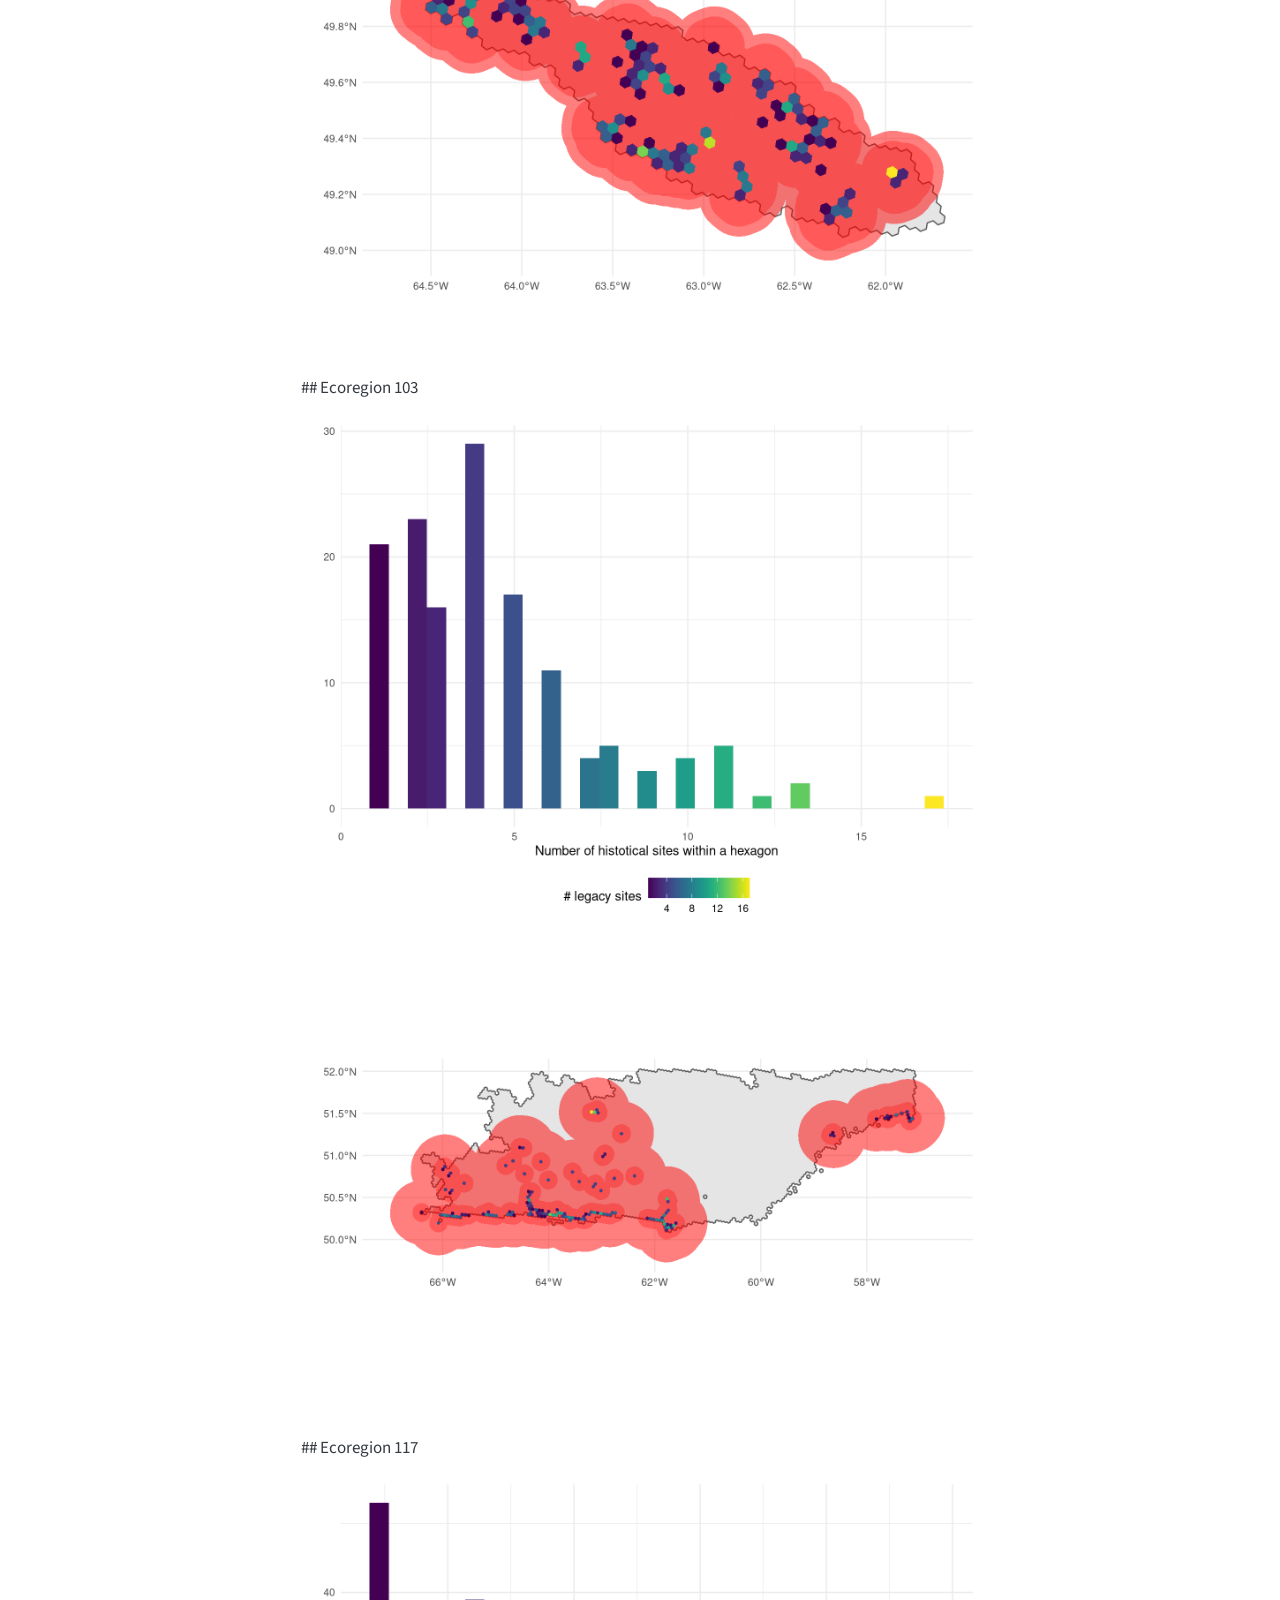
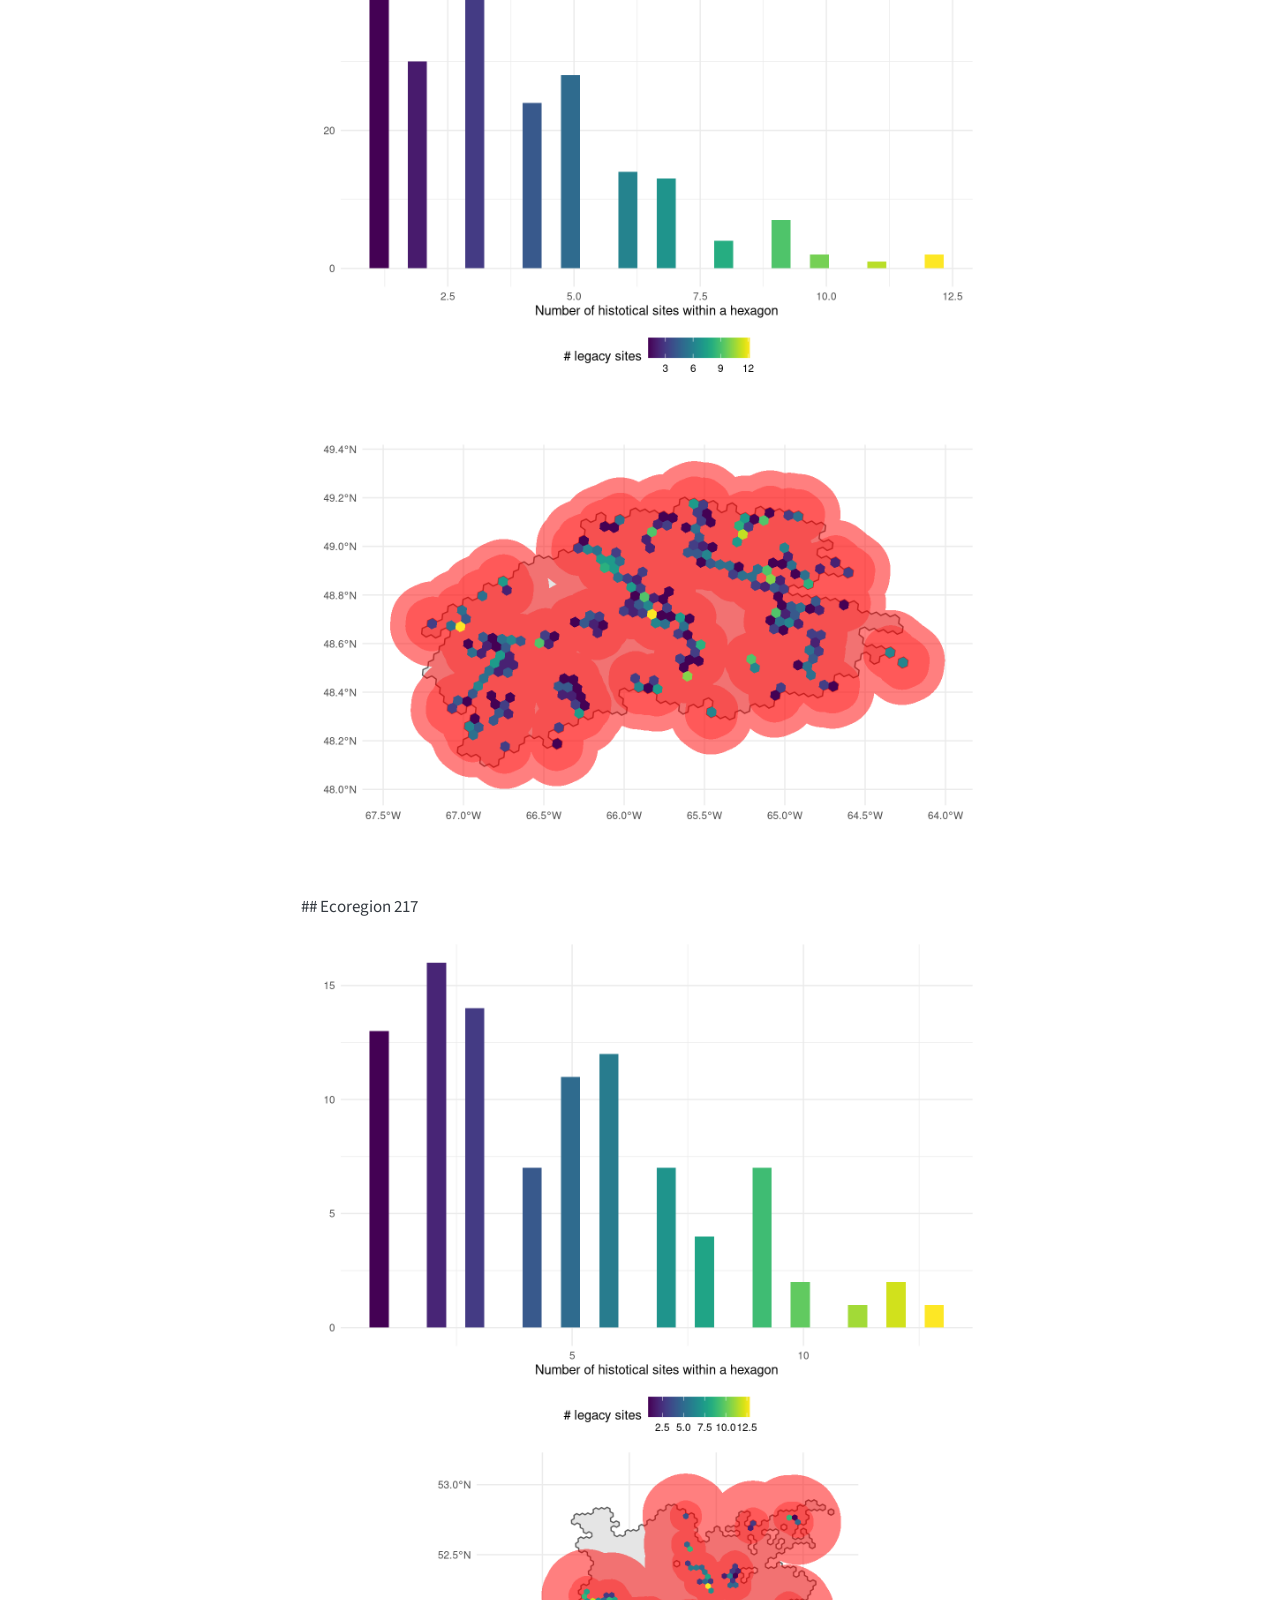
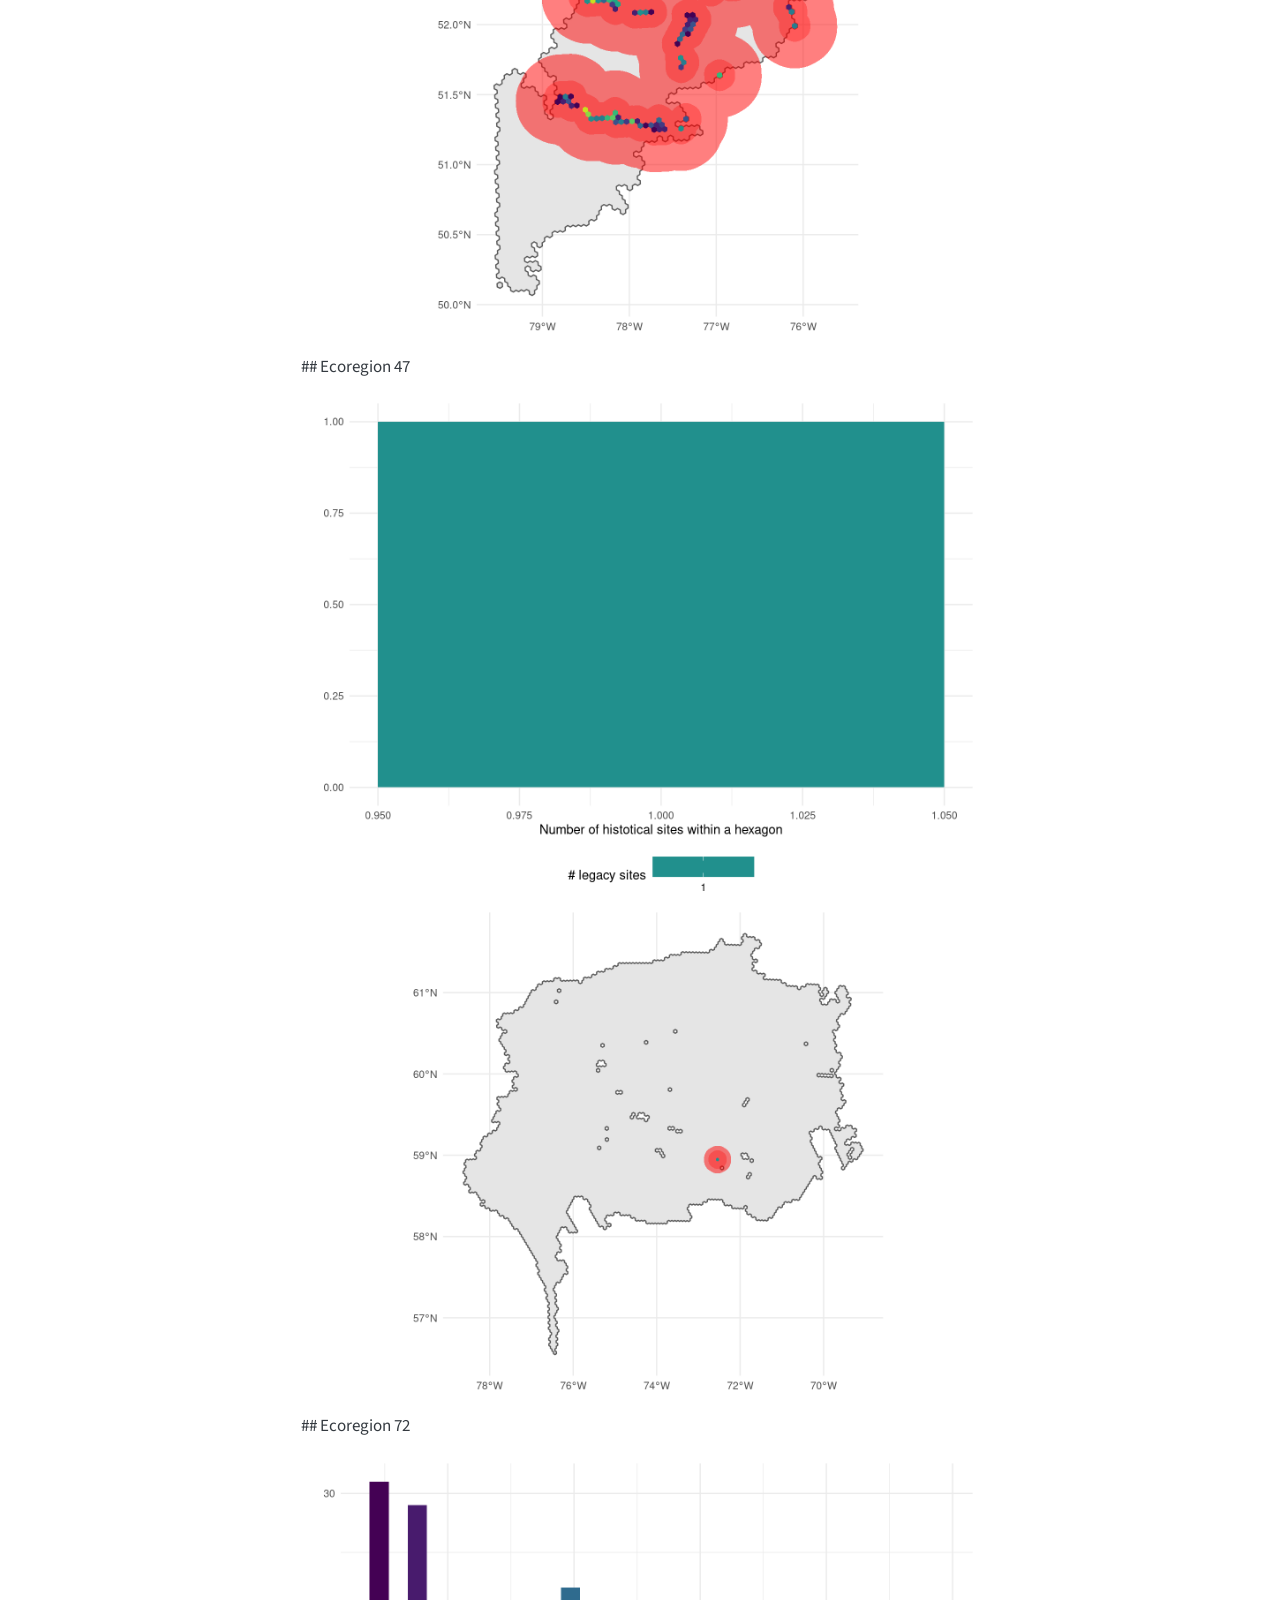
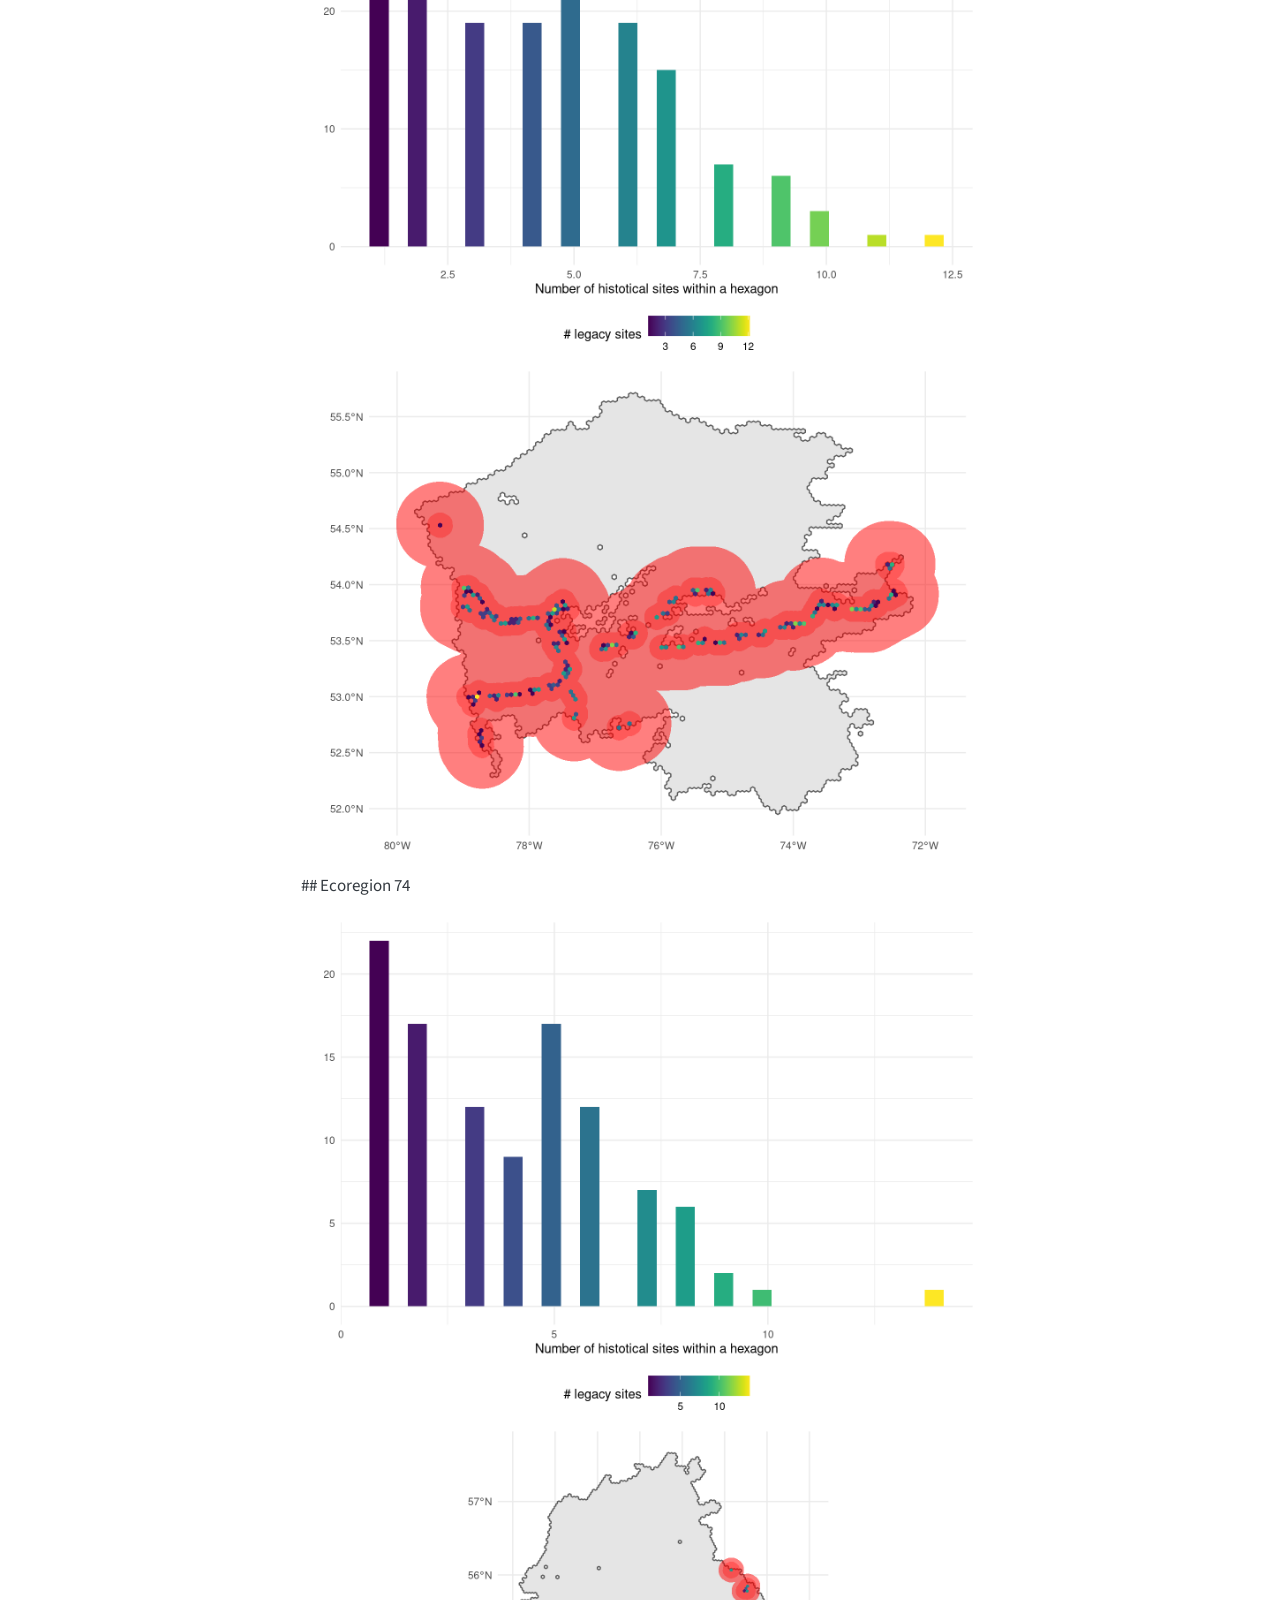
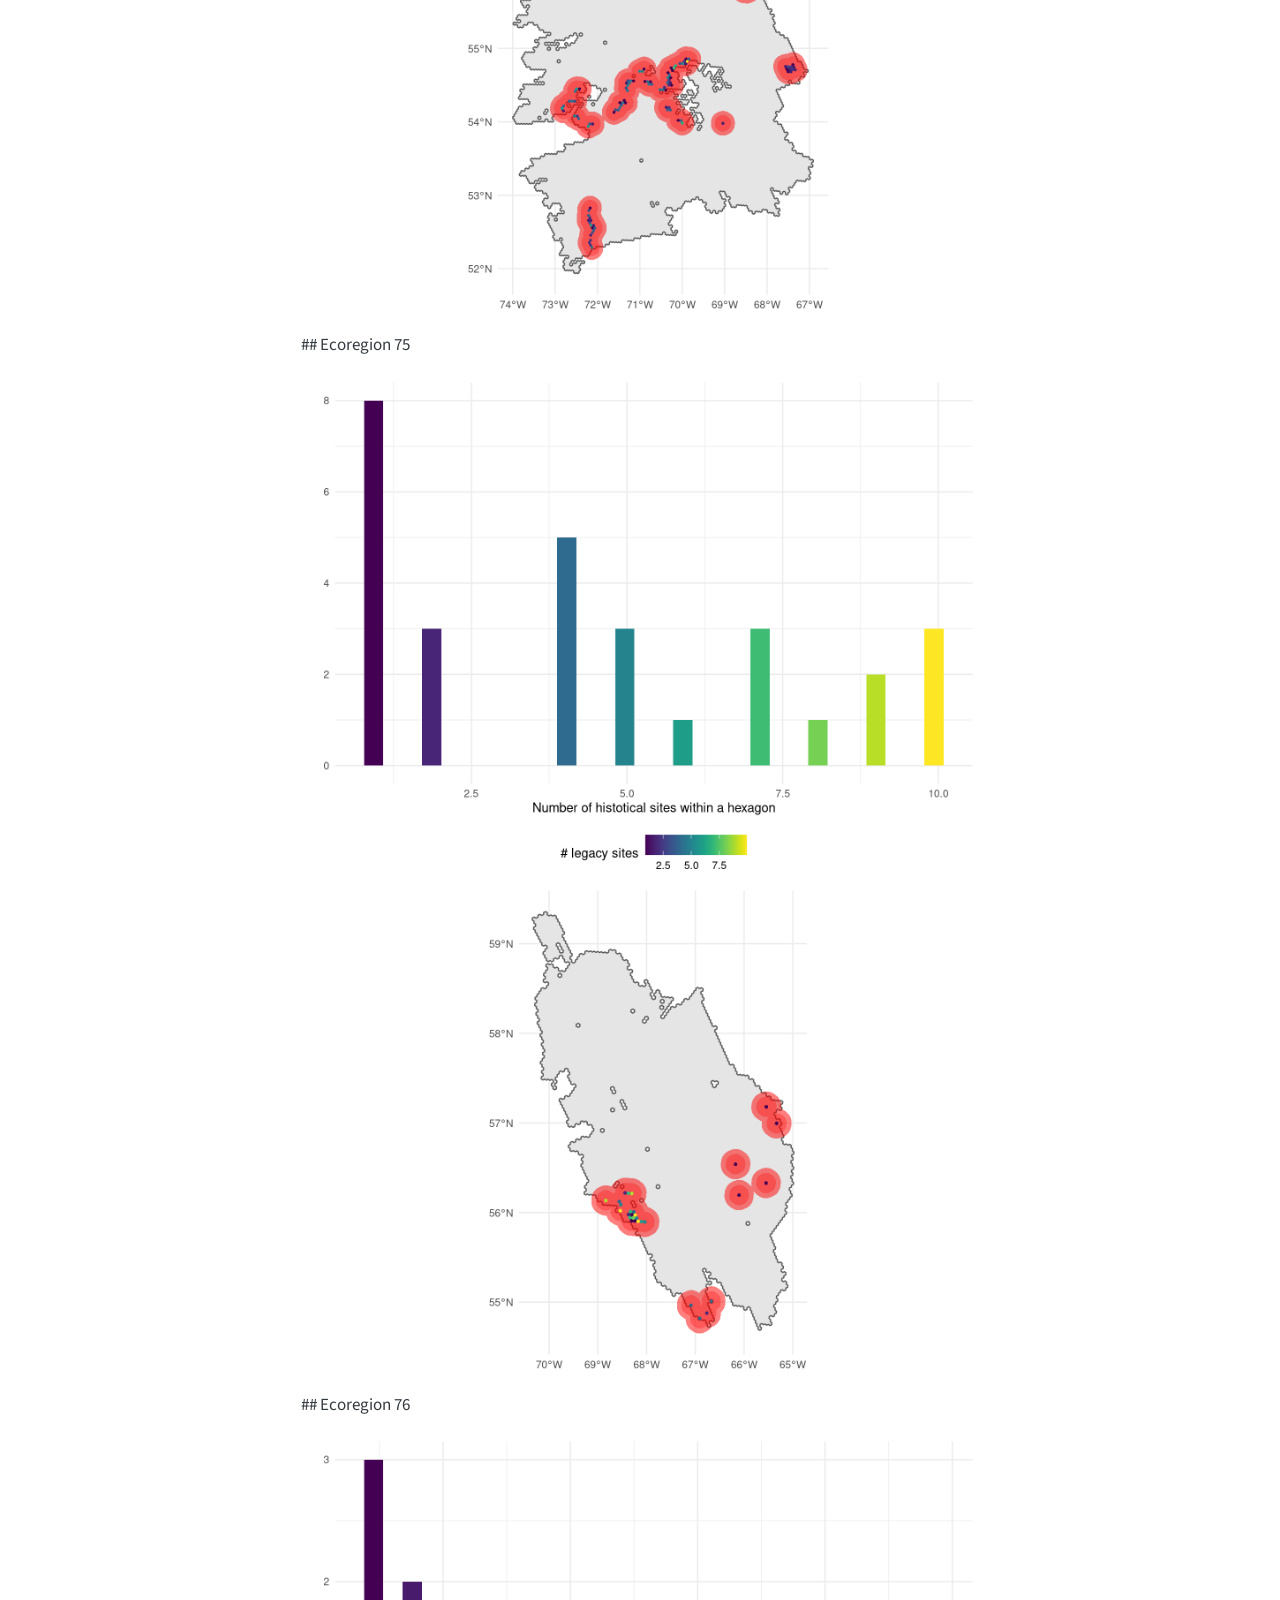
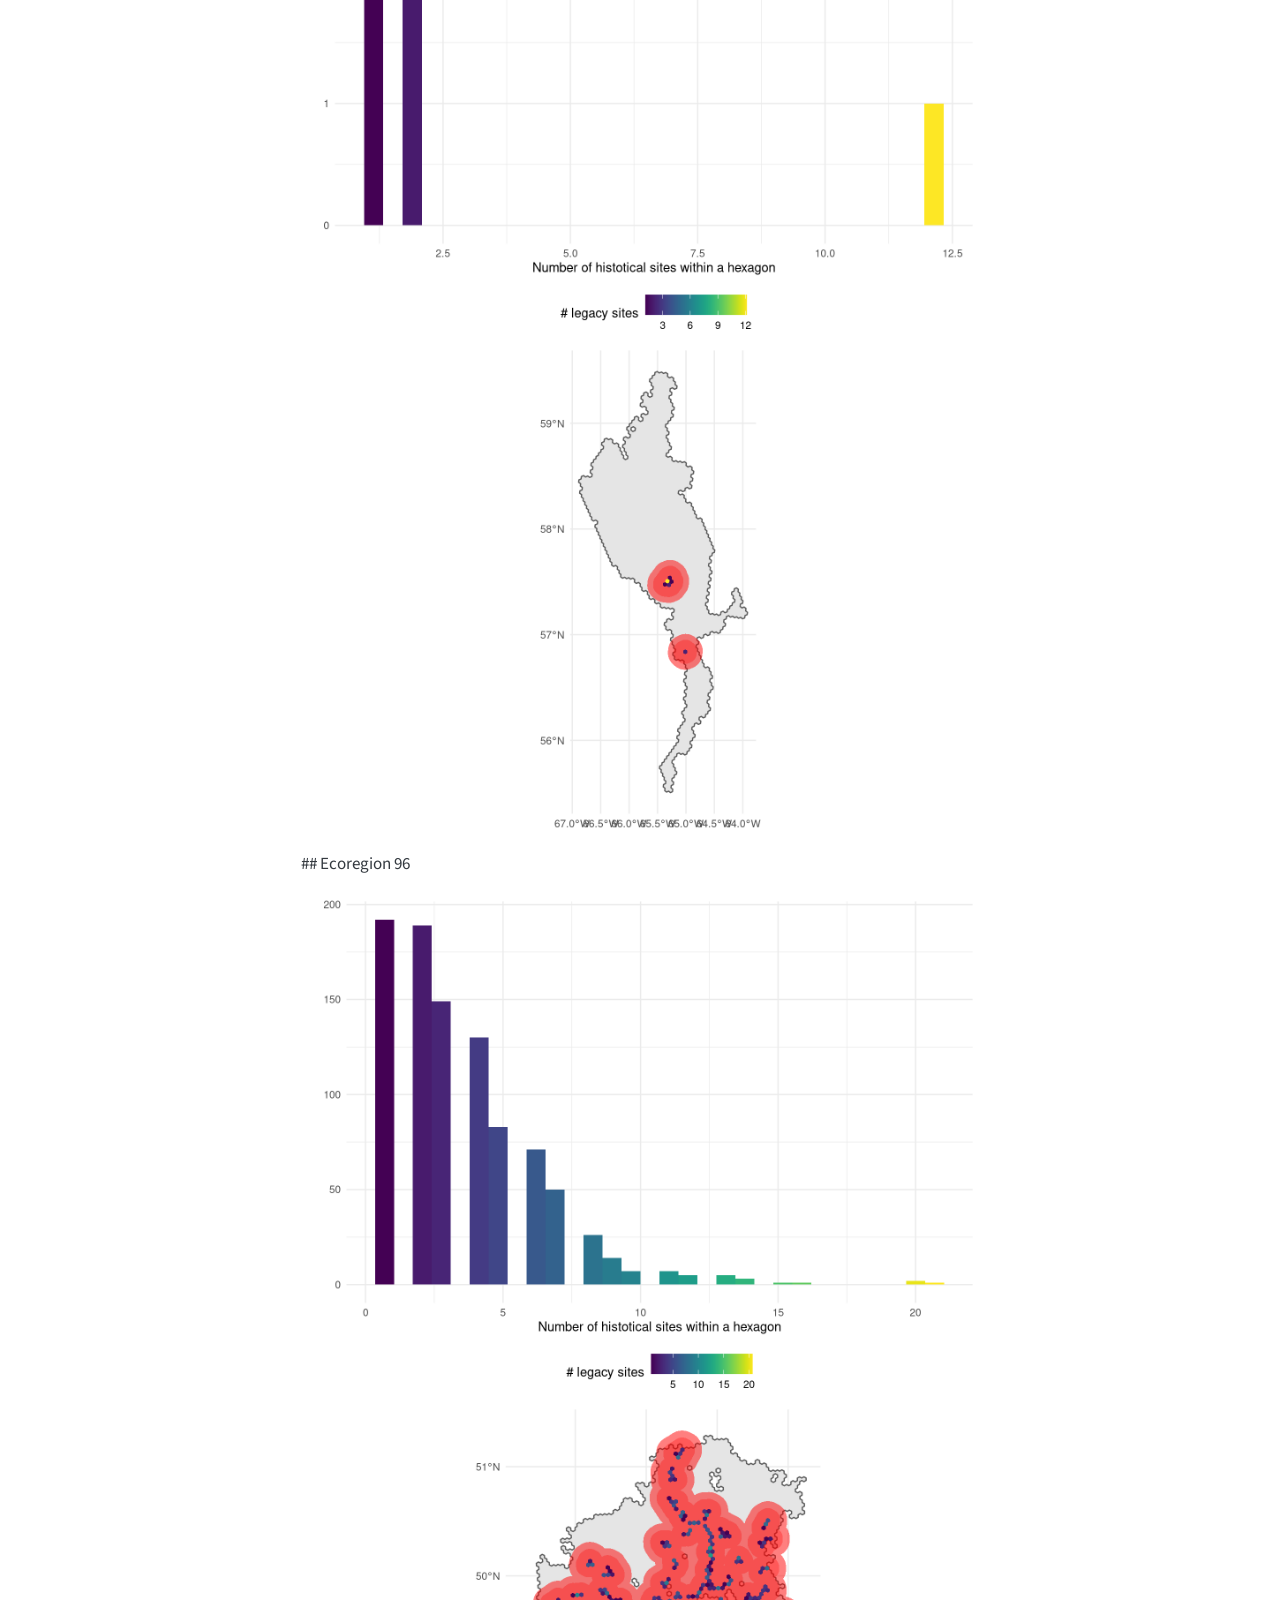
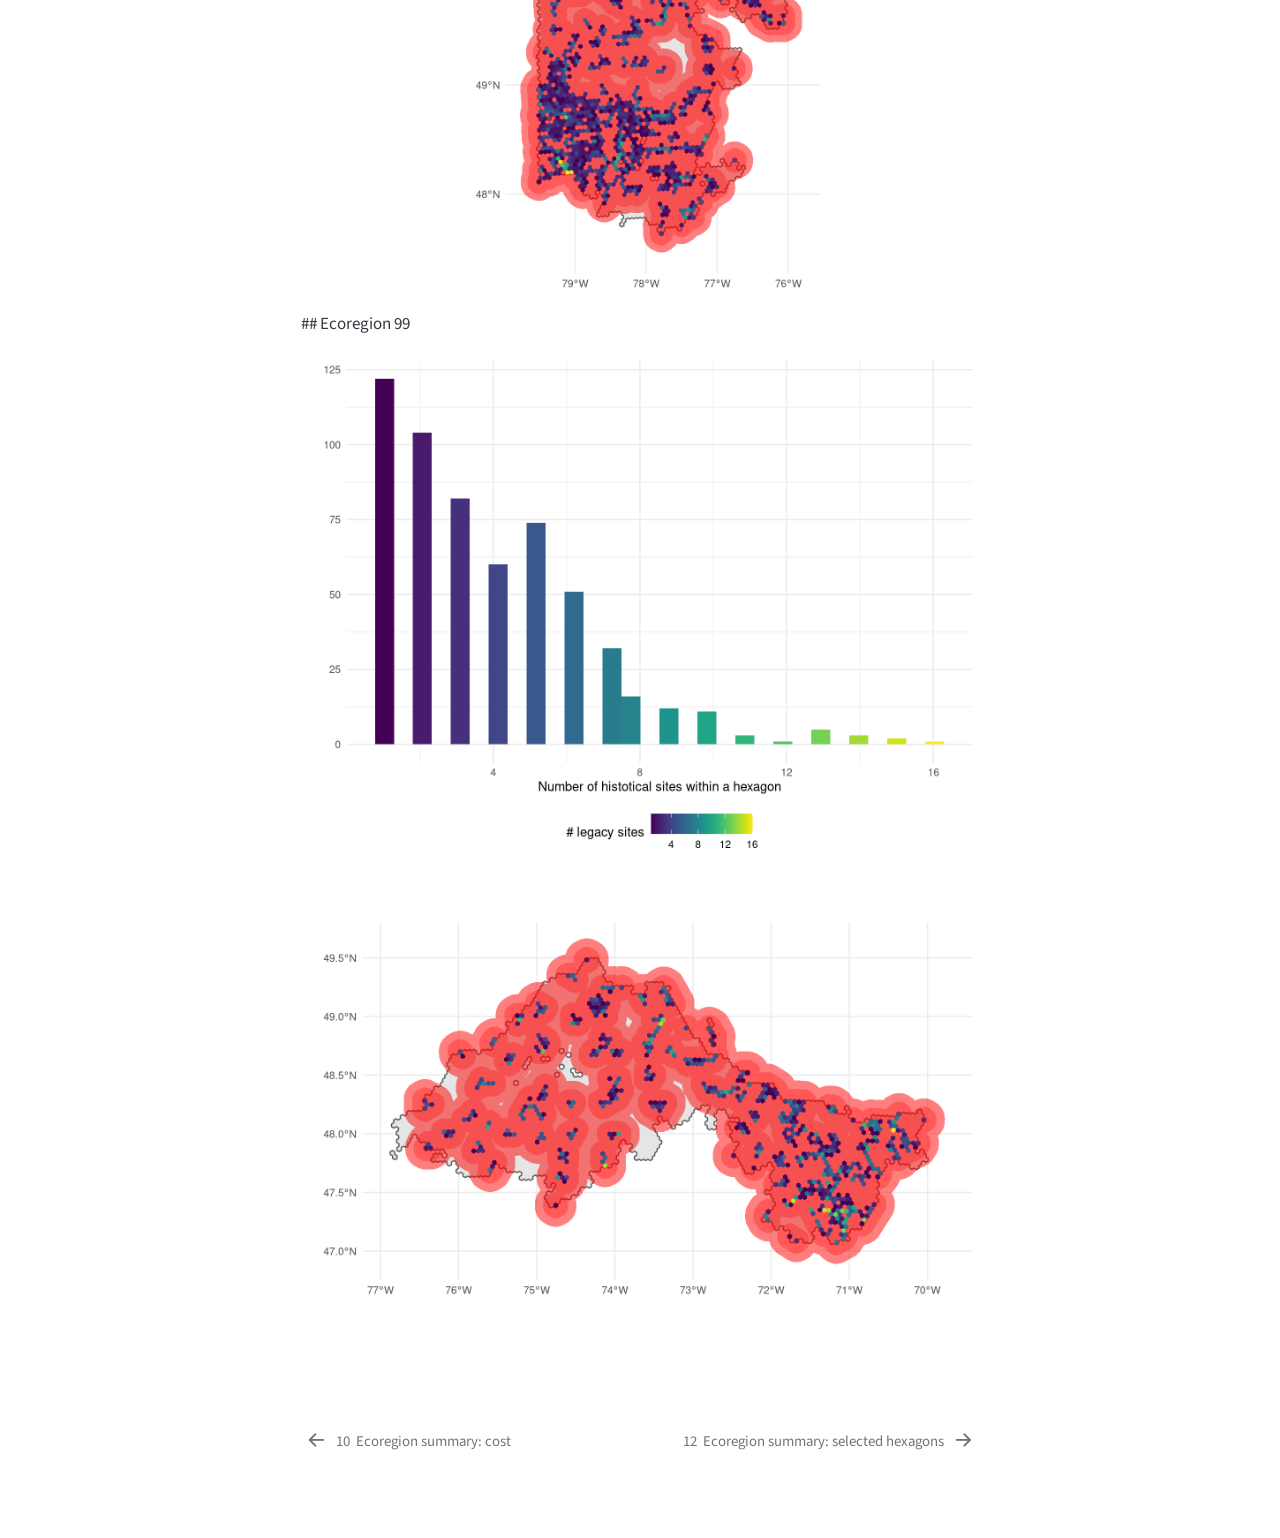
<file: ecosumm_legacySites.html>
<!DOCTYPE html>
<html xmlns="http://www.w3.org/1999/xhtml" lang="en" xml:lang="en"><head>

<meta charset="utf-8">
<meta name="generator" content="quarto-1.8.26">

<meta name="viewport" content="width=device-width, initial-scale=1.0, user-scalable=yes">


<title>11&nbsp; Ecoregion summary: historical sites – A Spatially Balanced Sampling Design for Boreal Bird Monitoring in Quebec</title>
<style>
code{white-space: pre-wrap;}
span.smallcaps{font-variant: small-caps;}
div.columns{display: flex; gap: min(4vw, 1.5em);}
div.column{flex: auto; overflow-x: auto;}
div.hanging-indent{margin-left: 1.5em; text-indent: -1.5em;}
ul.task-list{list-style: none;}
ul.task-list li input[type="checkbox"] {
  width: 0.8em;
  margin: 0 0.8em 0.2em -1em; /* quarto-specific, see https://github.com/quarto-dev/quarto-cli/issues/4556 */ 
  vertical-align: middle;
}
</style>


<script src="site_libs/quarto-nav/quarto-nav.js"></script>
<script src="site_libs/quarto-nav/headroom.min.js"></script>
<script src="site_libs/clipboard/clipboard.min.js"></script>
<script src="site_libs/quarto-search/autocomplete.umd.js"></script>
<script src="site_libs/quarto-search/fuse.min.js"></script>
<script src="site_libs/quarto-search/quarto-search.js"></script>
<meta name="quarto:offset" content="./">
<link href="./ecosumm_selection.html" rel="next">
<link href="./ecosumm_cost.html" rel="prev">
<script src="site_libs/quarto-html/quarto.js" type="module"></script>
<script src="site_libs/quarto-html/tabsets/tabsets.js" type="module"></script>
<script src="site_libs/quarto-html/axe/axe-check.js" type="module"></script>
<script src="site_libs/quarto-html/popper.min.js"></script>
<script src="site_libs/quarto-html/tippy.umd.min.js"></script>
<script src="site_libs/quarto-html/anchor.min.js"></script>
<link href="site_libs/quarto-html/tippy.css" rel="stylesheet">
<link href="site_libs/quarto-html/quarto-syntax-highlighting-587c61ba64f3a5504c4d52d930310e48.css" rel="stylesheet" id="quarto-text-highlighting-styles">
<script src="site_libs/bootstrap/bootstrap.min.js"></script>
<link href="site_libs/bootstrap/bootstrap-icons.css" rel="stylesheet">
<link href="site_libs/bootstrap/bootstrap-8dc48bd3be3260c3869f38c2528937fe.min.css" rel="stylesheet" append-hash="true" id="quarto-bootstrap" data-mode="light">
<script id="quarto-search-options" type="application/json">{
  "location": "sidebar",
  "copy-button": false,
  "collapse-after": 3,
  "panel-placement": "start",
  "type": "textbox",
  "limit": 50,
  "keyboard-shortcut": [
    "f",
    "/",
    "s"
  ],
  "show-item-context": false,
  "language": {
    "search-no-results-text": "No results",
    "search-matching-documents-text": "matching documents",
    "search-copy-link-title": "Copy link to search",
    "search-hide-matches-text": "Hide additional matches",
    "search-more-match-text": "more match in this document",
    "search-more-matches-text": "more matches in this document",
    "search-clear-button-title": "Clear",
    "search-text-placeholder": "",
    "search-detached-cancel-button-title": "Cancel",
    "search-submit-button-title": "Submit",
    "search-label": "Search"
  }
}</script>


</head>

<body class="nav-sidebar floating quarto-light">

<div id="quarto-search-results"></div>
  <header id="quarto-header" class="headroom fixed-top">
  <nav class="quarto-secondary-nav">
    <div class="container-fluid d-flex">
      <button type="button" class="quarto-btn-toggle btn" data-bs-toggle="collapse" role="button" data-bs-target=".quarto-sidebar-collapse-item" aria-controls="quarto-sidebar" aria-expanded="false" aria-label="Toggle sidebar navigation" onclick="if (window.quartoToggleHeadroom) { window.quartoToggleHeadroom(); }">
        <i class="bi bi-layout-text-sidebar-reverse"></i>
      </button>
        <nav class="quarto-page-breadcrumbs" aria-label="breadcrumb"><ol class="breadcrumb"><li class="breadcrumb-item"><a href="./runGRTSexample.html">Appendices</a></li><li class="breadcrumb-item"><a href="./ecosumm_legacySites.html"><span class="chapter-number">11</span>&nbsp; <span class="chapter-title">Ecoregion summary: historical sites</span></a></li></ol></nav>
        <a class="flex-grow-1" role="navigation" data-bs-toggle="collapse" data-bs-target=".quarto-sidebar-collapse-item" aria-controls="quarto-sidebar" aria-expanded="false" aria-label="Toggle sidebar navigation" onclick="if (window.quartoToggleHeadroom) { window.quartoToggleHeadroom(); }">      
        </a>
      <button type="button" class="btn quarto-search-button" aria-label="Search" onclick="window.quartoOpenSearch();">
        <i class="bi bi-search"></i>
      </button>
    </div>
  </nav>
</header>
<!-- content -->
<div id="quarto-content" class="quarto-container page-columns page-rows-contents page-layout-article">
<!-- sidebar -->
  <nav id="quarto-sidebar" class="sidebar collapse collapse-horizontal quarto-sidebar-collapse-item sidebar-navigation floating overflow-auto">
    <div class="pt-lg-2 mt-2 text-left sidebar-header">
    <div class="sidebar-title mb-0 py-0">
      <a href="./">A Spatially Balanced Sampling Design for Boreal Bird Monitoring in Quebec</a> 
        <div class="sidebar-tools-main tools-wide">
    <a href="https://github.com/willvieira/sampling_BMS/" title="Source Code" class="quarto-navigation-tool px-1" aria-label="Source Code"><i class="bi bi-github"></i></a>
    <a href="./A-Spatially-Balanced-Sampling-Design-for-Boreal-Bird-Monitoring-in-Quebec.pdf" title="Download PDF" class="quarto-navigation-tool px-1" aria-label="Download PDF"><i class="bi bi-file-pdf"></i></a>
    <a href="https://twitter.com/intent/tweet?url=|url|" title="Twitter" class="quarto-navigation-tool px-1" aria-label="Twitter"><i class="bi bi-twitter"></i></a>
</div>
    </div>
      </div>
        <div class="mt-2 flex-shrink-0 align-items-center">
        <div class="sidebar-search">
        <div id="quarto-search" class="" title="Search"></div>
        </div>
        </div>
    <div class="sidebar-menu-container"> 
    <ul class="list-unstyled mt-1">
        <li class="sidebar-item">
  <div class="sidebar-item-container"> 
  <a href="./index.html" class="sidebar-item-text sidebar-link">
 <span class="menu-text">Welcome</span></a>
  </div>
</li>
        <li class="sidebar-item">
  <div class="sidebar-item-container"> 
  <a href="./intro.html" class="sidebar-item-text sidebar-link">
 <span class="menu-text"><span class="chapter-number">1</span>&nbsp; <span class="chapter-title">Introduction</span></span></a>
  </div>
</li>
        <li class="sidebar-item">
  <div class="sidebar-item-container"> 
  <a href="./studyArea.html" class="sidebar-item-text sidebar-link">
 <span class="menu-text"><span class="chapter-number">2</span>&nbsp; <span class="chapter-title">Sampling frame</span></span></a>
  </div>
</li>
        <li class="sidebar-item sidebar-item-section">
      <div class="sidebar-item-container"> 
            <a class="sidebar-item-text sidebar-link text-start" data-bs-toggle="collapse" data-bs-target="#quarto-sidebar-section-1" role="navigation" aria-expanded="true">
 <span class="menu-text">PSU inclusion probability</span></a>
          <a class="sidebar-item-toggle text-start" data-bs-toggle="collapse" data-bs-target="#quarto-sidebar-section-1" role="navigation" aria-expanded="true" aria-label="Toggle section">
            <i class="bi bi-chevron-right ms-2"></i>
          </a> 
      </div>
      <ul id="quarto-sidebar-section-1" class="collapse list-unstyled sidebar-section depth1 show">  
          <li class="sidebar-item">
  <div class="sidebar-item-container"> 
  <a href="./habitat.html" class="sidebar-item-text sidebar-link">
 <span class="menu-text"><span class="chapter-number">3</span>&nbsp; <span class="chapter-title">Habitat information</span></span></a>
  </div>
</li>
          <li class="sidebar-item">
  <div class="sidebar-item-container"> 
  <a href="./cost.html" class="sidebar-item-text sidebar-link">
 <span class="menu-text"><span class="chapter-number">4</span>&nbsp; <span class="chapter-title">Cost information</span></span></a>
  </div>
</li>
          <li class="sidebar-item">
  <div class="sidebar-item-container"> 
  <a href="./legacy.html" class="sidebar-item-text sidebar-link">
 <span class="menu-text"><span class="chapter-number">5</span>&nbsp; <span class="chapter-title">Legacy and iconic sites</span></span></a>
  </div>
</li>
      </ul>
  </li>
        <li class="sidebar-item sidebar-item-section">
      <div class="sidebar-item-container"> 
            <a class="sidebar-item-text sidebar-link text-start" data-bs-toggle="collapse" data-bs-target="#quarto-sidebar-section-2" role="navigation" aria-expanded="true">
 <span class="menu-text">Sampling design</span></a>
          <a class="sidebar-item-toggle text-start" data-bs-toggle="collapse" data-bs-target="#quarto-sidebar-section-2" role="navigation" aria-expanded="true" aria-label="Toggle section">
            <i class="bi bi-chevron-right ms-2"></i>
          </a> 
      </div>
      <ul id="quarto-sidebar-section-2" class="collapse list-unstyled sidebar-section depth1 show">  
          <li class="sidebar-item">
  <div class="sidebar-item-container"> 
  <a href="./PSU.html" class="sidebar-item-text sidebar-link">
 <span class="menu-text"><span class="chapter-number">6</span>&nbsp; <span class="chapter-title">Primary sampling unity</span></span></a>
  </div>
</li>
          <li class="sidebar-item">
  <div class="sidebar-item-container"> 
  <a href="./SSU.html" class="sidebar-item-text sidebar-link">
 <span class="menu-text"><span class="chapter-number">7</span>&nbsp; <span class="chapter-title">Secondary sampling unity</span></span></a>
  </div>
</li>
      </ul>
  </li>
        <li class="sidebar-item sidebar-item-section">
      <div class="sidebar-item-container"> 
            <a class="sidebar-item-text sidebar-link text-start" data-bs-toggle="collapse" data-bs-target="#quarto-sidebar-section-3" role="navigation" aria-expanded="true">
 <span class="menu-text">Appendices</span></a>
          <a class="sidebar-item-toggle text-start" data-bs-toggle="collapse" data-bs-target="#quarto-sidebar-section-3" role="navigation" aria-expanded="true" aria-label="Toggle section">
            <i class="bi bi-chevron-right ms-2"></i>
          </a> 
      </div>
      <ul id="quarto-sidebar-section-3" class="collapse list-unstyled sidebar-section depth1 show">  
          <li class="sidebar-item">
  <div class="sidebar-item-container"> 
  <a href="./runGRTSexample.html" class="sidebar-item-text sidebar-link">
 <span class="menu-text"><span class="chapter-number">8</span>&nbsp; <span class="chapter-title">A guide for BMS sampling design with R</span></span></a>
  </div>
</li>
          <li class="sidebar-item">
  <div class="sidebar-item-container"> 
  <a href="./ecosumm_habitat.html" class="sidebar-item-text sidebar-link">
 <span class="menu-text"><span class="chapter-number">9</span>&nbsp; <span class="chapter-title">Ecoregion summary: habitat</span></span></a>
  </div>
</li>
          <li class="sidebar-item">
  <div class="sidebar-item-container"> 
  <a href="./ecosumm_cost.html" class="sidebar-item-text sidebar-link">
 <span class="menu-text"><span class="chapter-number">10</span>&nbsp; <span class="chapter-title">Ecoregion summary: cost</span></span></a>
  </div>
</li>
          <li class="sidebar-item">
  <div class="sidebar-item-container"> 
  <a href="./ecosumm_legacySites.html" class="sidebar-item-text sidebar-link active">
 <span class="menu-text"><span class="chapter-number">11</span>&nbsp; <span class="chapter-title">Ecoregion summary: historical sites</span></span></a>
  </div>
</li>
          <li class="sidebar-item">
  <div class="sidebar-item-container"> 
  <a href="./ecosumm_selection.html" class="sidebar-item-text sidebar-link">
 <span class="menu-text"><span class="chapter-number">12</span>&nbsp; <span class="chapter-title">Ecoregion summary: selected hexagons</span></span></a>
  </div>
</li>
      </ul>
  </li>
        <li class="sidebar-item">
  <div class="sidebar-item-container"> 
  <a href="./references.html" class="sidebar-item-text sidebar-link">
 <span class="menu-text">References</span></a>
  </div>
</li>
    </ul>
    </div>
</nav>
<div id="quarto-sidebar-glass" class="quarto-sidebar-collapse-item" data-bs-toggle="collapse" data-bs-target=".quarto-sidebar-collapse-item"></div>
<!-- margin-sidebar -->
    <div id="quarto-margin-sidebar" class="sidebar margin-sidebar">
        <nav id="TOC" role="doc-toc" class="toc-active">
    <h2 id="toc-title">Table of contents</h2>
   
  <ul>
  <li><a href="#ecoregion-100" id="toc-ecoregion-100" class="nav-link active" data-scroll-target="#ecoregion-100">Ecoregion 100</a></li>
  </ul>
<div class="toc-actions"><ul><li><a href="https://github.com/willvieira/sampling_BMS/issues/new" class="toc-action"><i class="bi bi-github"></i>Report an issue</a></li></ul></div></nav>
    </div>
<!-- main -->
<main class="content" id="quarto-document-content">

<header id="title-block-header" class="quarto-title-block default"><nav class="quarto-page-breadcrumbs quarto-title-breadcrumbs d-none d-lg-block" aria-label="breadcrumb"><ol class="breadcrumb"><li class="breadcrumb-item"><a href="./runGRTSexample.html">Appendices</a></li><li class="breadcrumb-item"><a href="./ecosumm_legacySites.html"><span class="chapter-number">11</span>&nbsp; <span class="chapter-title">Ecoregion summary: historical sites</span></a></li></ol></nav>
<div class="quarto-title">
<h1 class="title"><span id="sec-ecoSumm-historicalsites" class="quarto-section-identifier"><span class="chapter-number">11</span>&nbsp; <span class="chapter-title">Ecoregion summary: historical sites</span></span></h1>
</div>



<div class="quarto-title-meta">

    
  
    
  </div>
  


</header>


<p>Historical sites are survey points present in the study area, and a hexagon can contain multiple historical sites. The first figure illustrates the distribution of the number of historical sites within a hexagon throughout the ecoregion. The second image displays the spatial distribution of historical sites in the ecoregion, with each hexagon’s color indicating the number of legacy sites present. Around each historical sites, two buffers describe the effect of the historical hexagons on (i) the inclusion probability of neighboring hexagons (dark red) and (ii) the sample size (light red). While the buffer for adjusting the inclusion probability of neighboring hexagons is fixed at 10 kilometers, the buffer for adjusting the sample size varies depending on the ecoregion. For further information, please refer to <a href="legacy.html" class="quarto-xref"><span>Chapter 5</span></a>.</p>
<section id="ecoregion-100" class="level2">
<h2 class="anchored" data-anchor-id="ecoregion-100">Ecoregion 100</h2>
<p><img src="ecosumm_legacySites_files/figure-html/print-1.png" class="img-fluid" width="768"><img src="ecosumm_legacySites_files/figure-html/print-2.png" class="img-fluid" width="768">## Ecoregion 101</p>
<p><img src="ecosumm_legacySites_files/figure-html/print-3.png" class="img-fluid" width="768"><img src="ecosumm_legacySites_files/figure-html/print-4.png" class="img-fluid" width="768">## Ecoregion 102</p>
<p><img src="ecosumm_legacySites_files/figure-html/print-5.png" class="img-fluid" width="768"><img src="ecosumm_legacySites_files/figure-html/print-6.png" class="img-fluid" width="768">## Ecoregion 103</p>
<p><img src="ecosumm_legacySites_files/figure-html/print-7.png" class="img-fluid" width="768"><img src="ecosumm_legacySites_files/figure-html/print-8.png" class="img-fluid" width="768">## Ecoregion 117</p>
<p><img src="ecosumm_legacySites_files/figure-html/print-9.png" class="img-fluid" width="768"><img src="ecosumm_legacySites_files/figure-html/print-10.png" class="img-fluid" width="768">## Ecoregion 217</p>
<p><img src="ecosumm_legacySites_files/figure-html/print-11.png" class="img-fluid" width="768"><img src="ecosumm_legacySites_files/figure-html/print-12.png" class="img-fluid" width="768">## Ecoregion 47</p>
<p><img src="ecosumm_legacySites_files/figure-html/print-13.png" class="img-fluid" width="768"><img src="ecosumm_legacySites_files/figure-html/print-14.png" class="img-fluid" width="768">## Ecoregion 72</p>
<p><img src="ecosumm_legacySites_files/figure-html/print-15.png" class="img-fluid" width="768"><img src="ecosumm_legacySites_files/figure-html/print-16.png" class="img-fluid" width="768">## Ecoregion 74</p>
<p><img src="ecosumm_legacySites_files/figure-html/print-17.png" class="img-fluid" width="768"><img src="ecosumm_legacySites_files/figure-html/print-18.png" class="img-fluid" width="768">## Ecoregion 75</p>
<p><img src="ecosumm_legacySites_files/figure-html/print-19.png" class="img-fluid" width="768"><img src="ecosumm_legacySites_files/figure-html/print-20.png" class="img-fluid" width="768">## Ecoregion 76</p>
<p><img src="ecosumm_legacySites_files/figure-html/print-21.png" class="img-fluid" width="768"><img src="ecosumm_legacySites_files/figure-html/print-22.png" class="img-fluid" width="768">## Ecoregion 96</p>
<p><img src="ecosumm_legacySites_files/figure-html/print-23.png" class="img-fluid" width="768"><img src="ecosumm_legacySites_files/figure-html/print-24.png" class="img-fluid" width="768">## Ecoregion 99</p>
<p><img src="ecosumm_legacySites_files/figure-html/print-25.png" class="img-fluid" width="768"><img src="ecosumm_legacySites_files/figure-html/print-26.png" class="img-fluid" width="768"></p>


</section>

</main> <!-- /main -->
<script id="quarto-html-after-body" type="application/javascript">
  window.document.addEventListener("DOMContentLoaded", function (event) {
    const icon = "";
    const anchorJS = new window.AnchorJS();
    anchorJS.options = {
      placement: 'right',
      icon: icon
    };
    anchorJS.add('.anchored');
    const isCodeAnnotation = (el) => {
      for (const clz of el.classList) {
        if (clz.startsWith('code-annotation-')) {                     
          return true;
        }
      }
      return false;
    }
    const onCopySuccess = function(e) {
      // button target
      const button = e.trigger;
      // don't keep focus
      button.blur();
      // flash "checked"
      button.classList.add('code-copy-button-checked');
      var currentTitle = button.getAttribute("title");
      button.setAttribute("title", "Copied!");
      let tooltip;
      if (window.bootstrap) {
        button.setAttribute("data-bs-toggle", "tooltip");
        button.setAttribute("data-bs-placement", "left");
        button.setAttribute("data-bs-title", "Copied!");
        tooltip = new bootstrap.Tooltip(button, 
          { trigger: "manual", 
            customClass: "code-copy-button-tooltip",
            offset: [0, -8]});
        tooltip.show();    
      }
      setTimeout(function() {
        if (tooltip) {
          tooltip.hide();
          button.removeAttribute("data-bs-title");
          button.removeAttribute("data-bs-toggle");
          button.removeAttribute("data-bs-placement");
        }
        button.setAttribute("title", currentTitle);
        button.classList.remove('code-copy-button-checked');
      }, 1000);
      // clear code selection
      e.clearSelection();
    }
    const getTextToCopy = function(trigger) {
      const outerScaffold = trigger.parentElement.cloneNode(true);
      const codeEl = outerScaffold.querySelector('code');
      for (const childEl of codeEl.children) {
        if (isCodeAnnotation(childEl)) {
          childEl.remove();
        }
      }
      return codeEl.innerText;
    }
    const clipboard = new window.ClipboardJS('.code-copy-button:not([data-in-quarto-modal])', {
      text: getTextToCopy
    });
    clipboard.on('success', onCopySuccess);
    if (window.document.getElementById('quarto-embedded-source-code-modal')) {
      const clipboardModal = new window.ClipboardJS('.code-copy-button[data-in-quarto-modal]', {
        text: getTextToCopy,
        container: window.document.getElementById('quarto-embedded-source-code-modal')
      });
      clipboardModal.on('success', onCopySuccess);
    }
      var localhostRegex = new RegExp(/^(?:http|https):\/\/localhost\:?[0-9]*\//);
      var mailtoRegex = new RegExp(/^mailto:/);
        var filterRegex = new RegExp('/' + window.location.host + '/');
      var isInternal = (href) => {
          return filterRegex.test(href) || localhostRegex.test(href) || mailtoRegex.test(href);
      }
      // Inspect non-navigation links and adorn them if external
     var links = window.document.querySelectorAll('a[href]:not(.nav-link):not(.navbar-brand):not(.toc-action):not(.sidebar-link):not(.sidebar-item-toggle):not(.pagination-link):not(.no-external):not([aria-hidden]):not(.dropdown-item):not(.quarto-navigation-tool):not(.about-link)');
      for (var i=0; i<links.length; i++) {
        const link = links[i];
        if (!isInternal(link.href)) {
          // undo the damage that might have been done by quarto-nav.js in the case of
          // links that we want to consider external
          if (link.dataset.originalHref !== undefined) {
            link.href = link.dataset.originalHref;
          }
        }
      }
    function tippyHover(el, contentFn, onTriggerFn, onUntriggerFn) {
      const config = {
        allowHTML: true,
        maxWidth: 500,
        delay: 100,
        arrow: false,
        appendTo: function(el) {
            return el.parentElement;
        },
        interactive: true,
        interactiveBorder: 10,
        theme: 'quarto',
        placement: 'bottom-start',
      };
      if (contentFn) {
        config.content = contentFn;
      }
      if (onTriggerFn) {
        config.onTrigger = onTriggerFn;
      }
      if (onUntriggerFn) {
        config.onUntrigger = onUntriggerFn;
      }
      window.tippy(el, config); 
    }
    const noterefs = window.document.querySelectorAll('a[role="doc-noteref"]');
    for (var i=0; i<noterefs.length; i++) {
      const ref = noterefs[i];
      tippyHover(ref, function() {
        // use id or data attribute instead here
        let href = ref.getAttribute('data-footnote-href') || ref.getAttribute('href');
        try { href = new URL(href).hash; } catch {}
        const id = href.replace(/^#\/?/, "");
        const note = window.document.getElementById(id);
        if (note) {
          return note.innerHTML;
        } else {
          return "";
        }
      });
    }
    const xrefs = window.document.querySelectorAll('a.quarto-xref');
    const processXRef = (id, note) => {
      // Strip column container classes
      const stripColumnClz = (el) => {
        el.classList.remove("page-full", "page-columns");
        if (el.children) {
          for (const child of el.children) {
            stripColumnClz(child);
          }
        }
      }
      stripColumnClz(note)
      if (id === null || id.startsWith('sec-')) {
        // Special case sections, only their first couple elements
        const container = document.createElement("div");
        if (note.children && note.children.length > 2) {
          container.appendChild(note.children[0].cloneNode(true));
          for (let i = 1; i < note.children.length; i++) {
            const child = note.children[i];
            if (child.tagName === "P" && child.innerText === "") {
              continue;
            } else {
              container.appendChild(child.cloneNode(true));
              break;
            }
          }
          if (window.Quarto?.typesetMath) {
            window.Quarto.typesetMath(container);
          }
          return container.innerHTML
        } else {
          if (window.Quarto?.typesetMath) {
            window.Quarto.typesetMath(note);
          }
          return note.innerHTML;
        }
      } else {
        // Remove any anchor links if they are present
        const anchorLink = note.querySelector('a.anchorjs-link');
        if (anchorLink) {
          anchorLink.remove();
        }
        if (window.Quarto?.typesetMath) {
          window.Quarto.typesetMath(note);
        }
        if (note.classList.contains("callout")) {
          return note.outerHTML;
        } else {
          return note.innerHTML;
        }
      }
    }
    for (var i=0; i<xrefs.length; i++) {
      const xref = xrefs[i];
      tippyHover(xref, undefined, function(instance) {
        instance.disable();
        let url = xref.getAttribute('href');
        let hash = undefined; 
        if (url.startsWith('#')) {
          hash = url;
        } else {
          try { hash = new URL(url).hash; } catch {}
        }
        if (hash) {
          const id = hash.replace(/^#\/?/, "");
          const note = window.document.getElementById(id);
          if (note !== null) {
            try {
              const html = processXRef(id, note.cloneNode(true));
              instance.setContent(html);
            } finally {
              instance.enable();
              instance.show();
            }
          } else {
            // See if we can fetch this
            fetch(url.split('#')[0])
            .then(res => res.text())
            .then(html => {
              const parser = new DOMParser();
              const htmlDoc = parser.parseFromString(html, "text/html");
              const note = htmlDoc.getElementById(id);
              if (note !== null) {
                const html = processXRef(id, note);
                instance.setContent(html);
              } 
            }).finally(() => {
              instance.enable();
              instance.show();
            });
          }
        } else {
          // See if we can fetch a full url (with no hash to target)
          // This is a special case and we should probably do some content thinning / targeting
          fetch(url)
          .then(res => res.text())
          .then(html => {
            const parser = new DOMParser();
            const htmlDoc = parser.parseFromString(html, "text/html");
            const note = htmlDoc.querySelector('main.content');
            if (note !== null) {
              // This should only happen for chapter cross references
              // (since there is no id in the URL)
              // remove the first header
              if (note.children.length > 0 && note.children[0].tagName === "HEADER") {
                note.children[0].remove();
              }
              const html = processXRef(null, note);
              instance.setContent(html);
            } 
          }).finally(() => {
            instance.enable();
            instance.show();
          });
        }
      }, function(instance) {
      });
    }
        let selectedAnnoteEl;
        const selectorForAnnotation = ( cell, annotation) => {
          let cellAttr = 'data-code-cell="' + cell + '"';
          let lineAttr = 'data-code-annotation="' +  annotation + '"';
          const selector = 'span[' + cellAttr + '][' + lineAttr + ']';
          return selector;
        }
        const selectCodeLines = (annoteEl) => {
          const doc = window.document;
          const targetCell = annoteEl.getAttribute("data-target-cell");
          const targetAnnotation = annoteEl.getAttribute("data-target-annotation");
          const annoteSpan = window.document.querySelector(selectorForAnnotation(targetCell, targetAnnotation));
          const lines = annoteSpan.getAttribute("data-code-lines").split(",");
          const lineIds = lines.map((line) => {
            return targetCell + "-" + line;
          })
          let top = null;
          let height = null;
          let parent = null;
          if (lineIds.length > 0) {
              //compute the position of the single el (top and bottom and make a div)
              const el = window.document.getElementById(lineIds[0]);
              top = el.offsetTop;
              height = el.offsetHeight;
              parent = el.parentElement.parentElement;
            if (lineIds.length > 1) {
              const lastEl = window.document.getElementById(lineIds[lineIds.length - 1]);
              const bottom = lastEl.offsetTop + lastEl.offsetHeight;
              height = bottom - top;
            }
            if (top !== null && height !== null && parent !== null) {
              // cook up a div (if necessary) and position it 
              let div = window.document.getElementById("code-annotation-line-highlight");
              if (div === null) {
                div = window.document.createElement("div");
                div.setAttribute("id", "code-annotation-line-highlight");
                div.style.position = 'absolute';
                parent.appendChild(div);
              }
              div.style.top = top - 2 + "px";
              div.style.height = height + 4 + "px";
              div.style.left = 0;
              let gutterDiv = window.document.getElementById("code-annotation-line-highlight-gutter");
              if (gutterDiv === null) {
                gutterDiv = window.document.createElement("div");
                gutterDiv.setAttribute("id", "code-annotation-line-highlight-gutter");
                gutterDiv.style.position = 'absolute';
                const codeCell = window.document.getElementById(targetCell);
                const gutter = codeCell.querySelector('.code-annotation-gutter');
                gutter.appendChild(gutterDiv);
              }
              gutterDiv.style.top = top - 2 + "px";
              gutterDiv.style.height = height + 4 + "px";
            }
            selectedAnnoteEl = annoteEl;
          }
        };
        const unselectCodeLines = () => {
          const elementsIds = ["code-annotation-line-highlight", "code-annotation-line-highlight-gutter"];
          elementsIds.forEach((elId) => {
            const div = window.document.getElementById(elId);
            if (div) {
              div.remove();
            }
          });
          selectedAnnoteEl = undefined;
        };
          // Handle positioning of the toggle
      window.addEventListener(
        "resize",
        throttle(() => {
          elRect = undefined;
          if (selectedAnnoteEl) {
            selectCodeLines(selectedAnnoteEl);
          }
        }, 10)
      );
      function throttle(fn, ms) {
      let throttle = false;
      let timer;
        return (...args) => {
          if(!throttle) { // first call gets through
              fn.apply(this, args);
              throttle = true;
          } else { // all the others get throttled
              if(timer) clearTimeout(timer); // cancel #2
              timer = setTimeout(() => {
                fn.apply(this, args);
                timer = throttle = false;
              }, ms);
          }
        };
      }
        // Attach click handler to the DT
        const annoteDls = window.document.querySelectorAll('dt[data-target-cell]');
        for (const annoteDlNode of annoteDls) {
          annoteDlNode.addEventListener('click', (event) => {
            const clickedEl = event.target;
            if (clickedEl !== selectedAnnoteEl) {
              unselectCodeLines();
              const activeEl = window.document.querySelector('dt[data-target-cell].code-annotation-active');
              if (activeEl) {
                activeEl.classList.remove('code-annotation-active');
              }
              selectCodeLines(clickedEl);
              clickedEl.classList.add('code-annotation-active');
            } else {
              // Unselect the line
              unselectCodeLines();
              clickedEl.classList.remove('code-annotation-active');
            }
          });
        }
    const findCites = (el) => {
      const parentEl = el.parentElement;
      if (parentEl) {
        const cites = parentEl.dataset.cites;
        if (cites) {
          return {
            el,
            cites: cites.split(' ')
          };
        } else {
          return findCites(el.parentElement)
        }
      } else {
        return undefined;
      }
    };
    var bibliorefs = window.document.querySelectorAll('a[role="doc-biblioref"]');
    for (var i=0; i<bibliorefs.length; i++) {
      const ref = bibliorefs[i];
      const citeInfo = findCites(ref);
      if (citeInfo) {
        tippyHover(citeInfo.el, function() {
          var popup = window.document.createElement('div');
          citeInfo.cites.forEach(function(cite) {
            var citeDiv = window.document.createElement('div');
            citeDiv.classList.add('hanging-indent');
            citeDiv.classList.add('csl-entry');
            var biblioDiv = window.document.getElementById('ref-' + cite);
            if (biblioDiv) {
              citeDiv.innerHTML = biblioDiv.innerHTML;
            }
            popup.appendChild(citeDiv);
          });
          return popup.innerHTML;
        });
      }
    }
  });
  </script>
<nav class="page-navigation">
  <div class="nav-page nav-page-previous">
      <a href="./ecosumm_cost.html" class="pagination-link" aria-label="Ecoregion summary: cost">
        <i class="bi bi-arrow-left-short"></i> <span class="nav-page-text"><span class="chapter-number">10</span>&nbsp; <span class="chapter-title">Ecoregion summary: cost</span></span>
      </a>          
  </div>
  <div class="nav-page nav-page-next">
      <a href="./ecosumm_selection.html" class="pagination-link" aria-label="Ecoregion summary: selected hexagons">
        <span class="nav-page-text"><span class="chapter-number">12</span>&nbsp; <span class="chapter-title">Ecoregion summary: selected hexagons</span></span> <i class="bi bi-arrow-right-short"></i>
      </a>
  </div>
</nav>
</div> <!-- /content -->




<footer class="footer"><div class="nav-footer"><div class="nav-footer-center"><div class="toc-actions d-sm-block d-md-none"><ul><li><a href="https://github.com/willvieira/sampling_BMS/issues/new" class="toc-action"><i class="bi bi-github"></i>Report an issue</a></li></ul></div></div></div></footer></body></html>
</file>
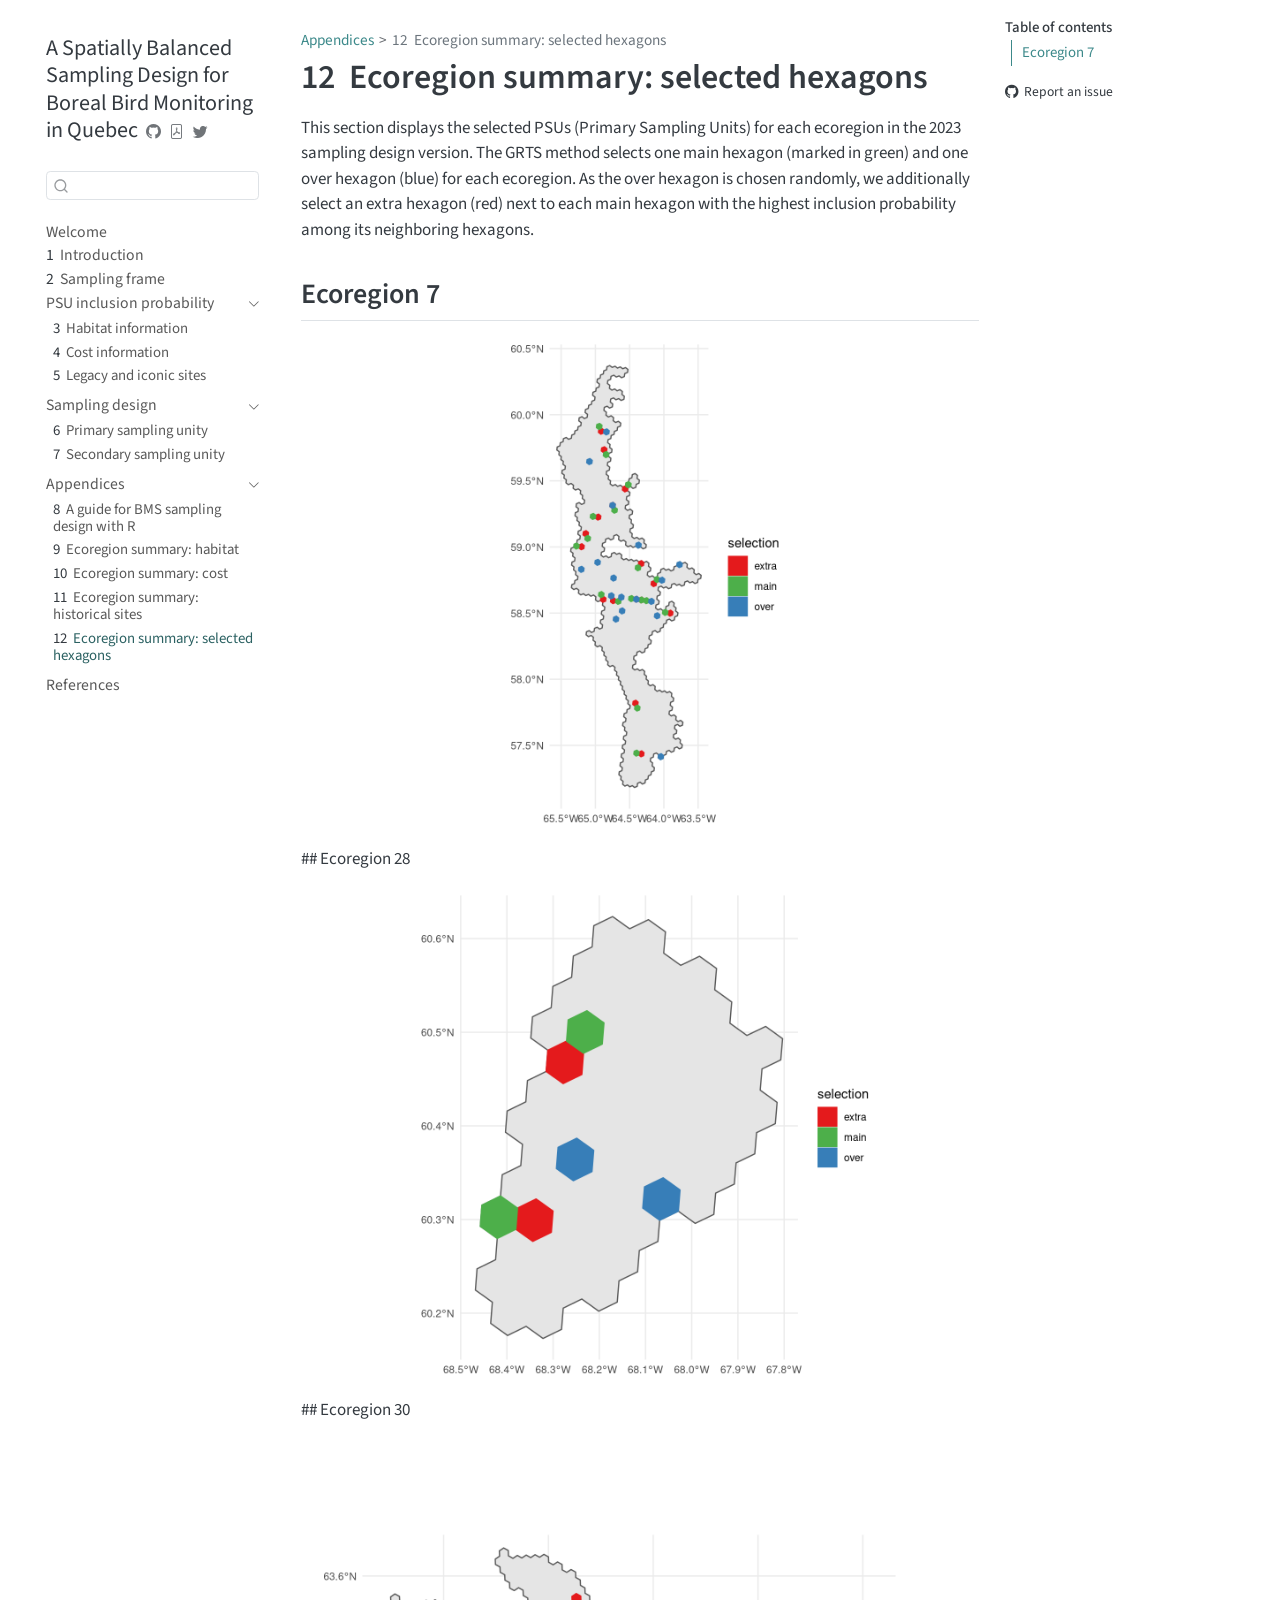
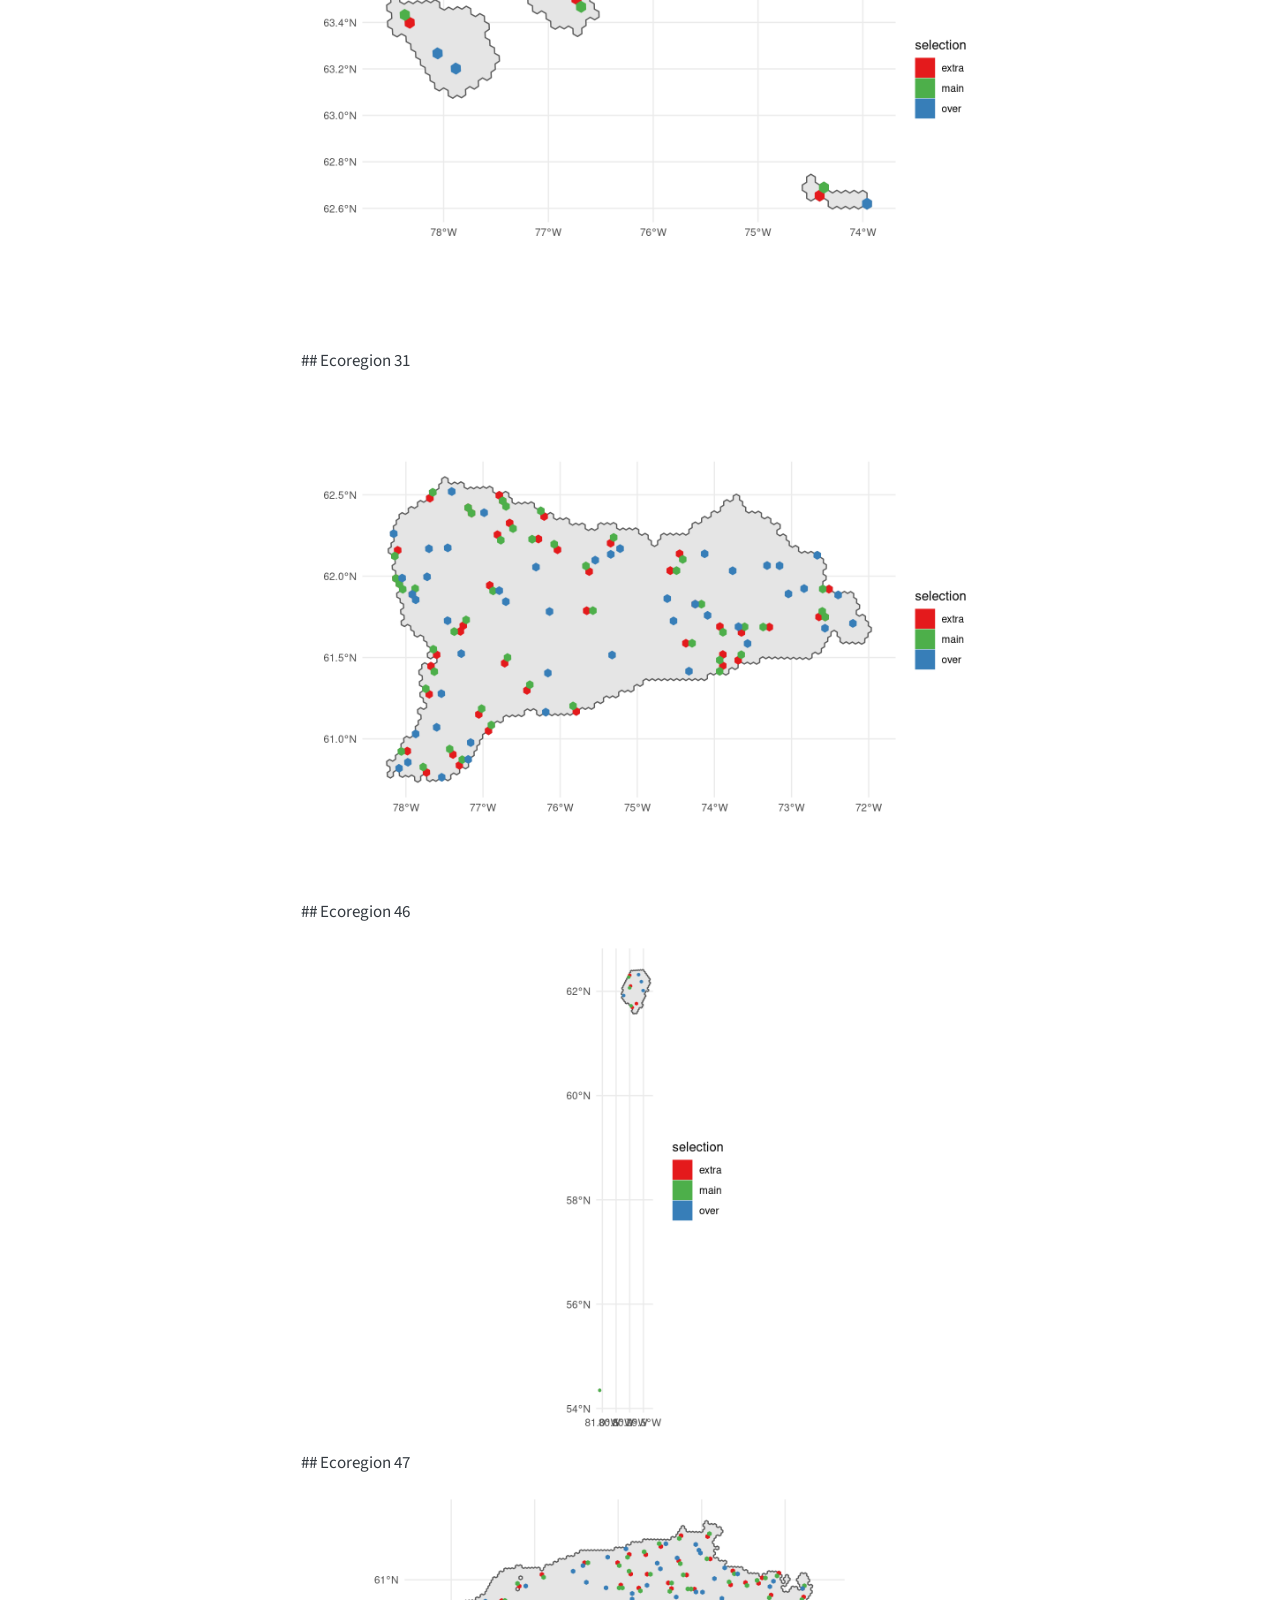
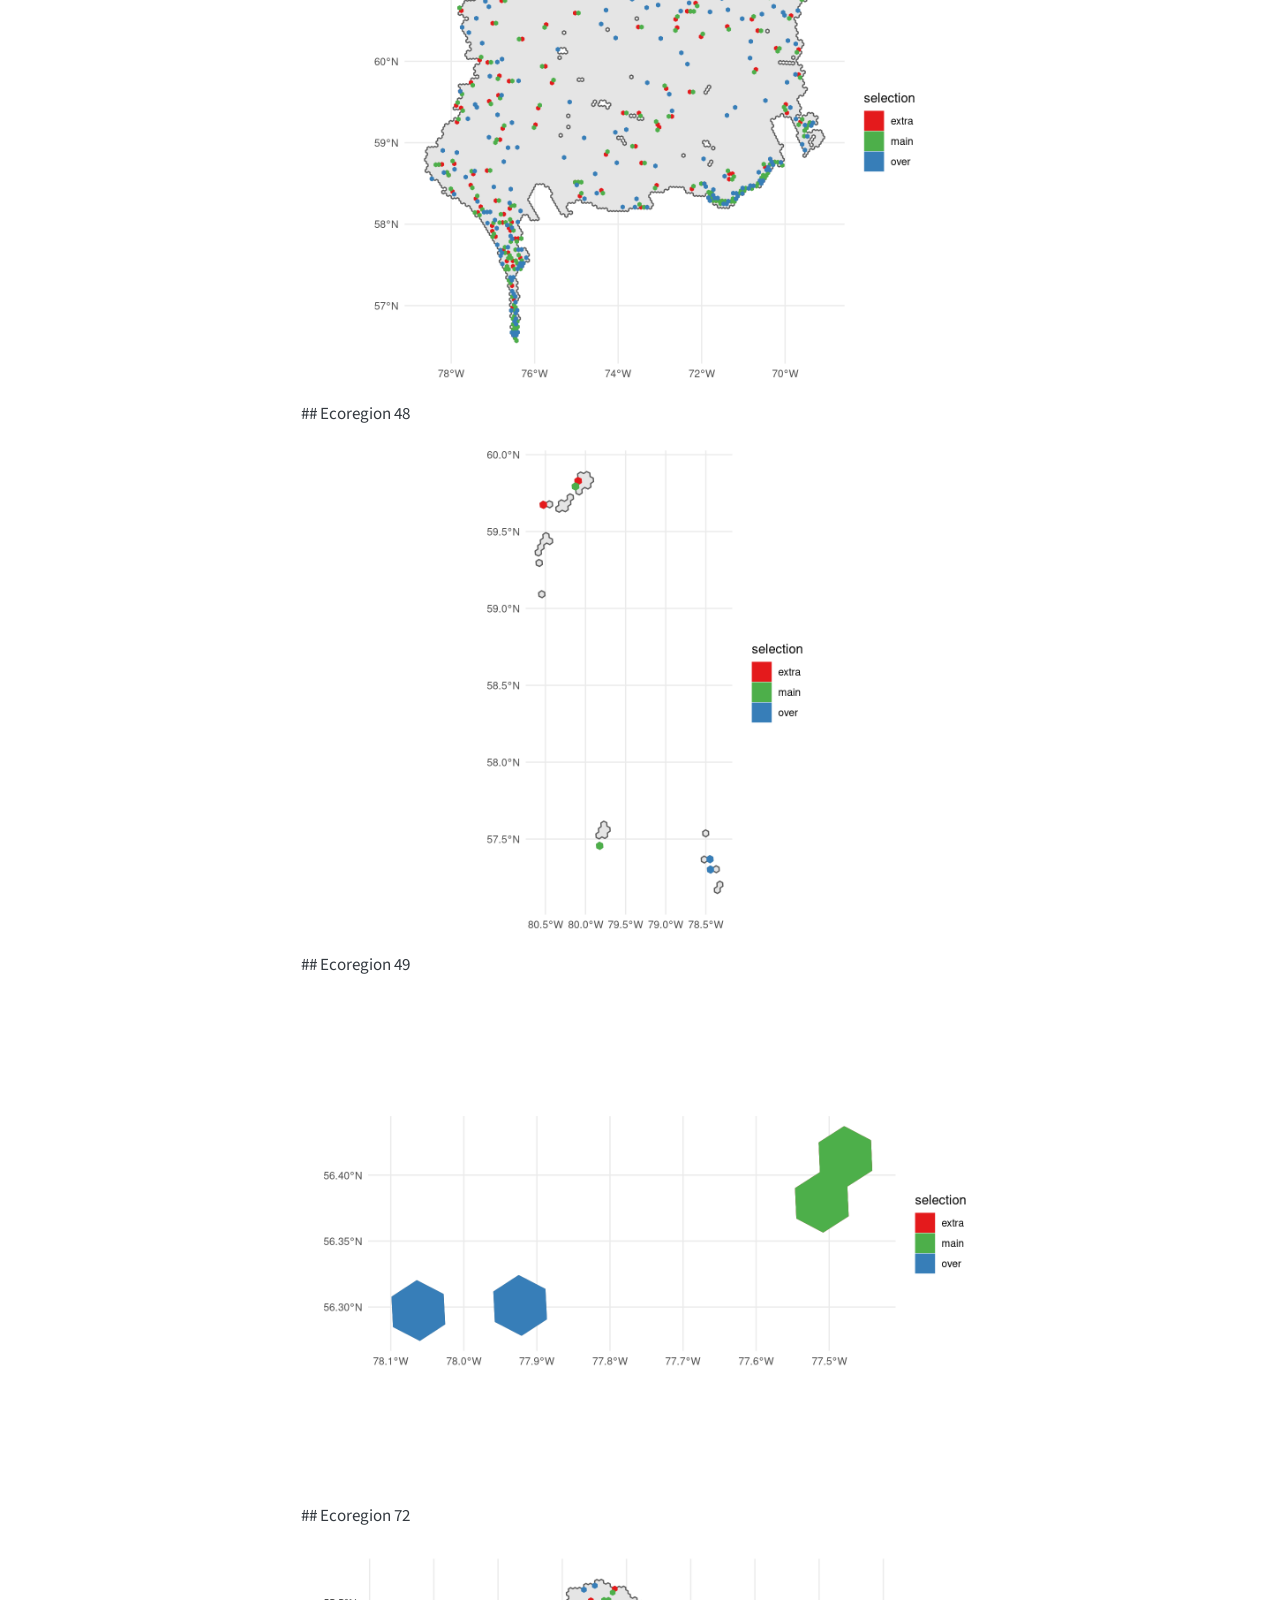
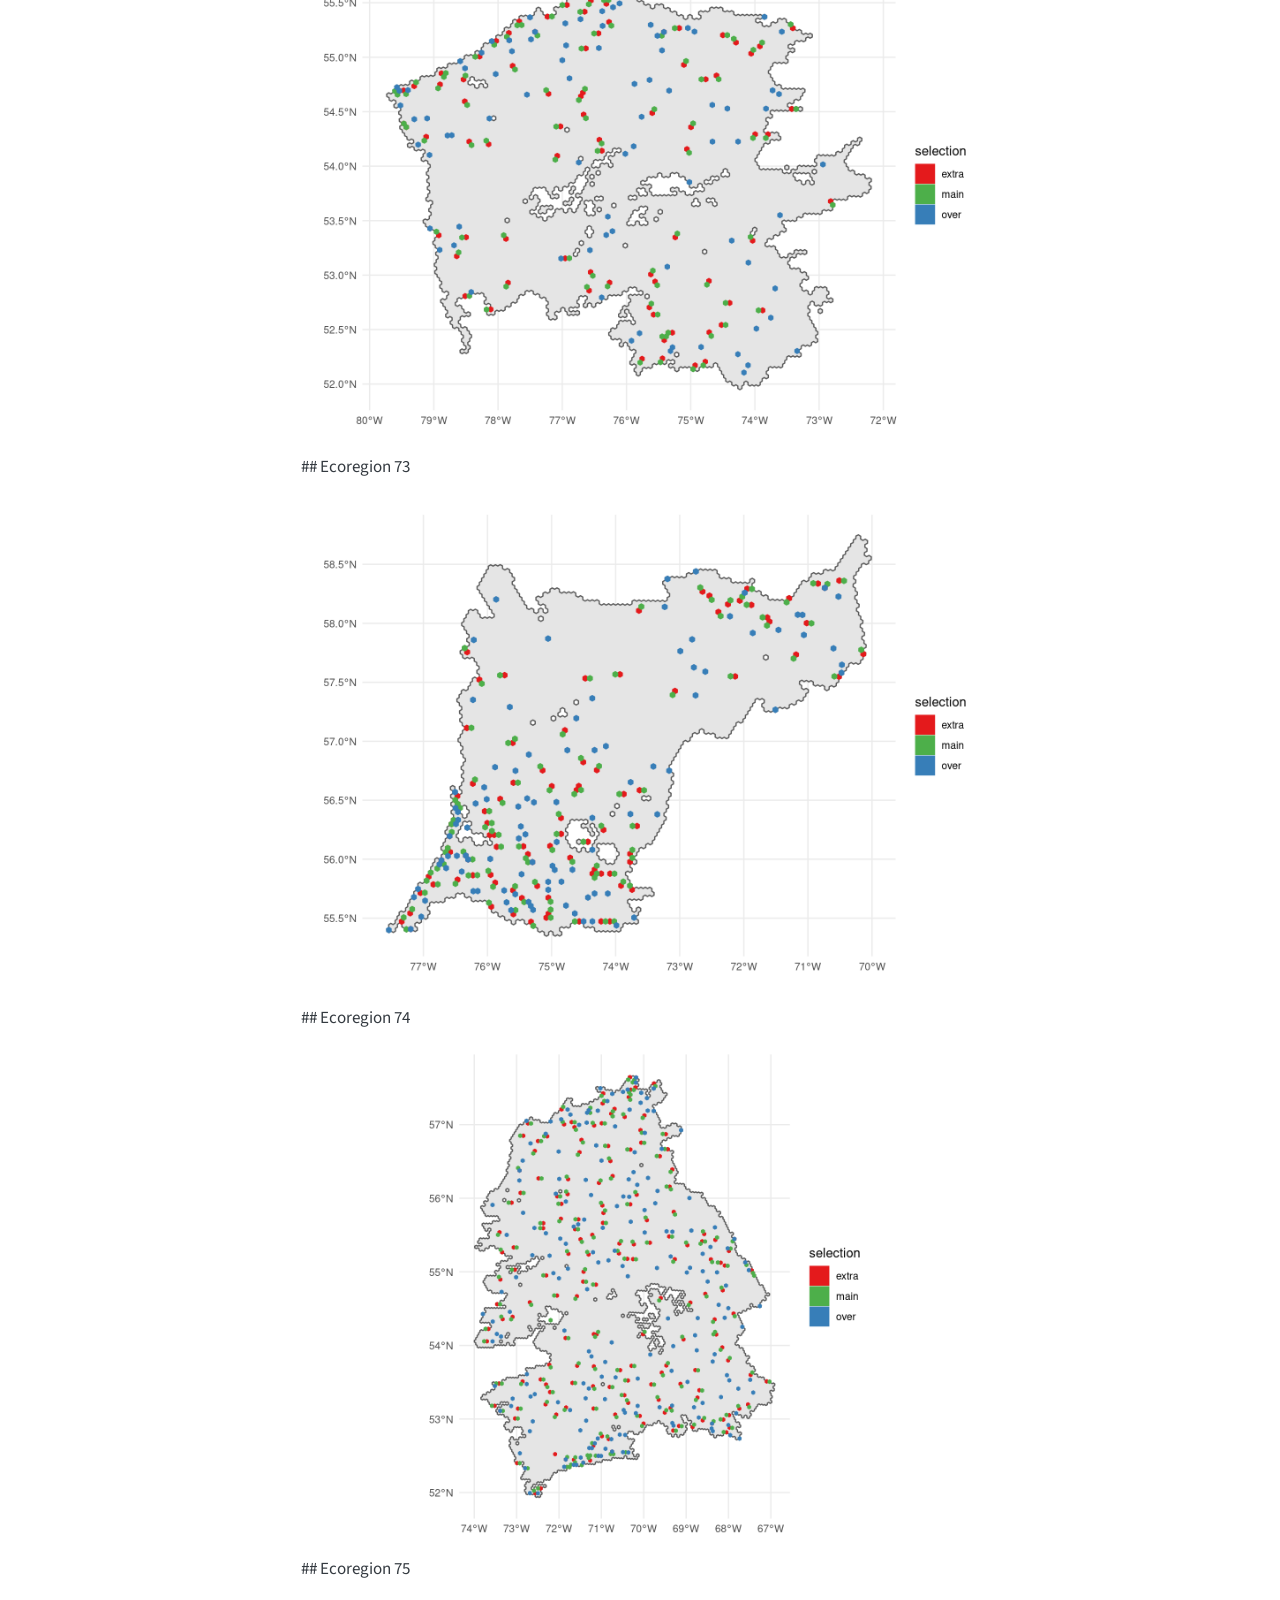
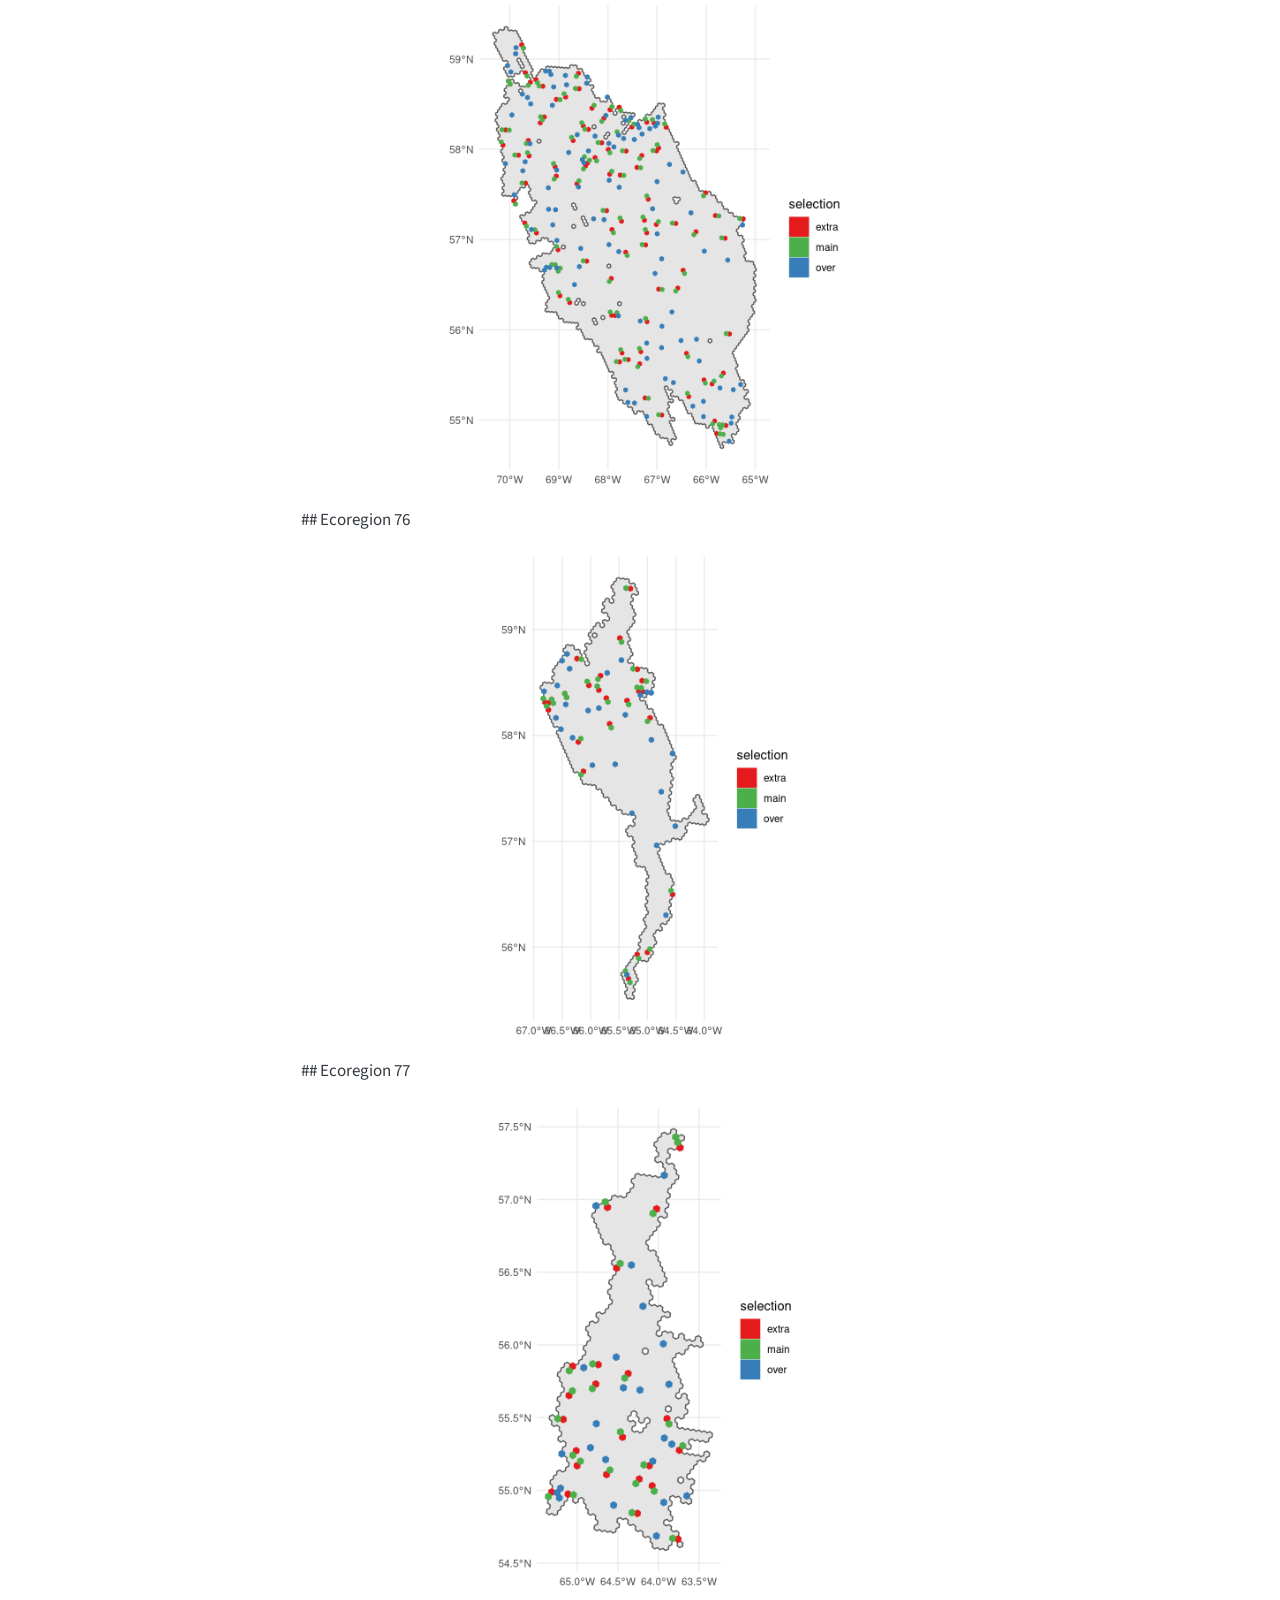
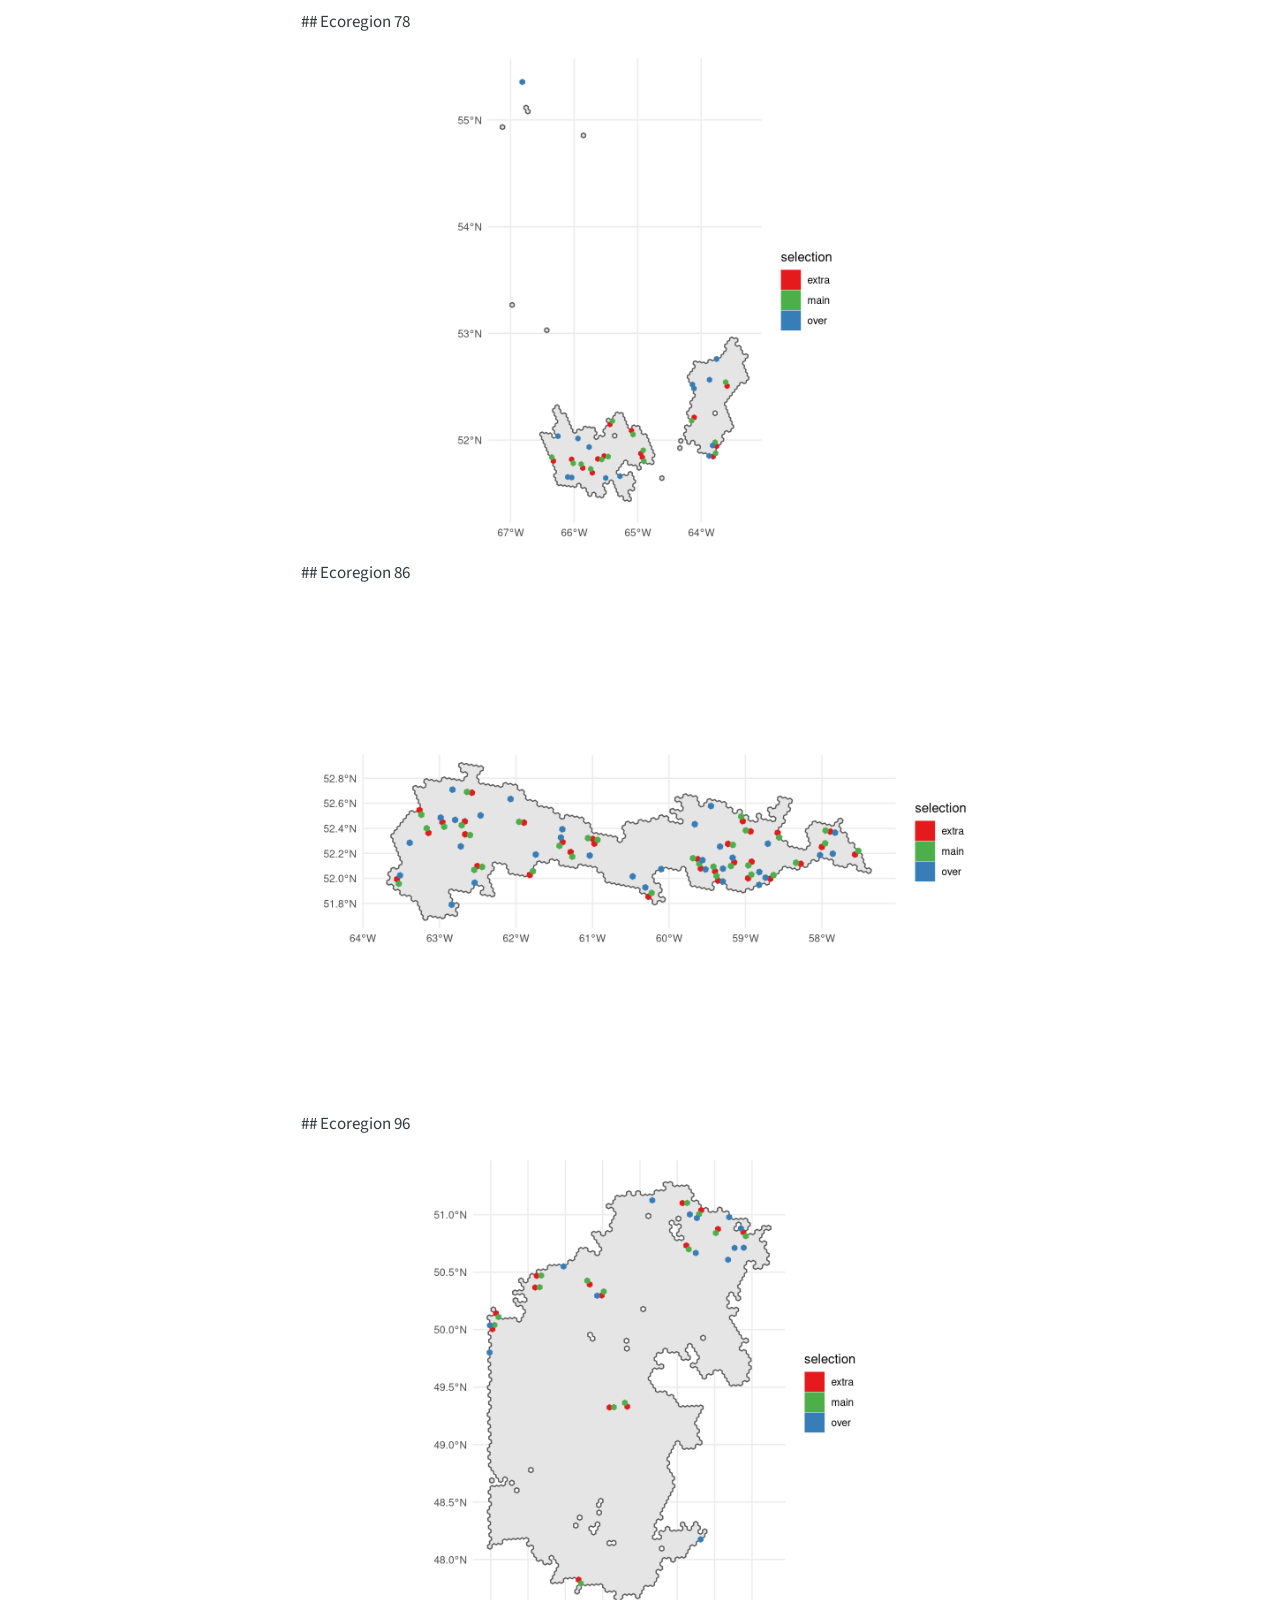
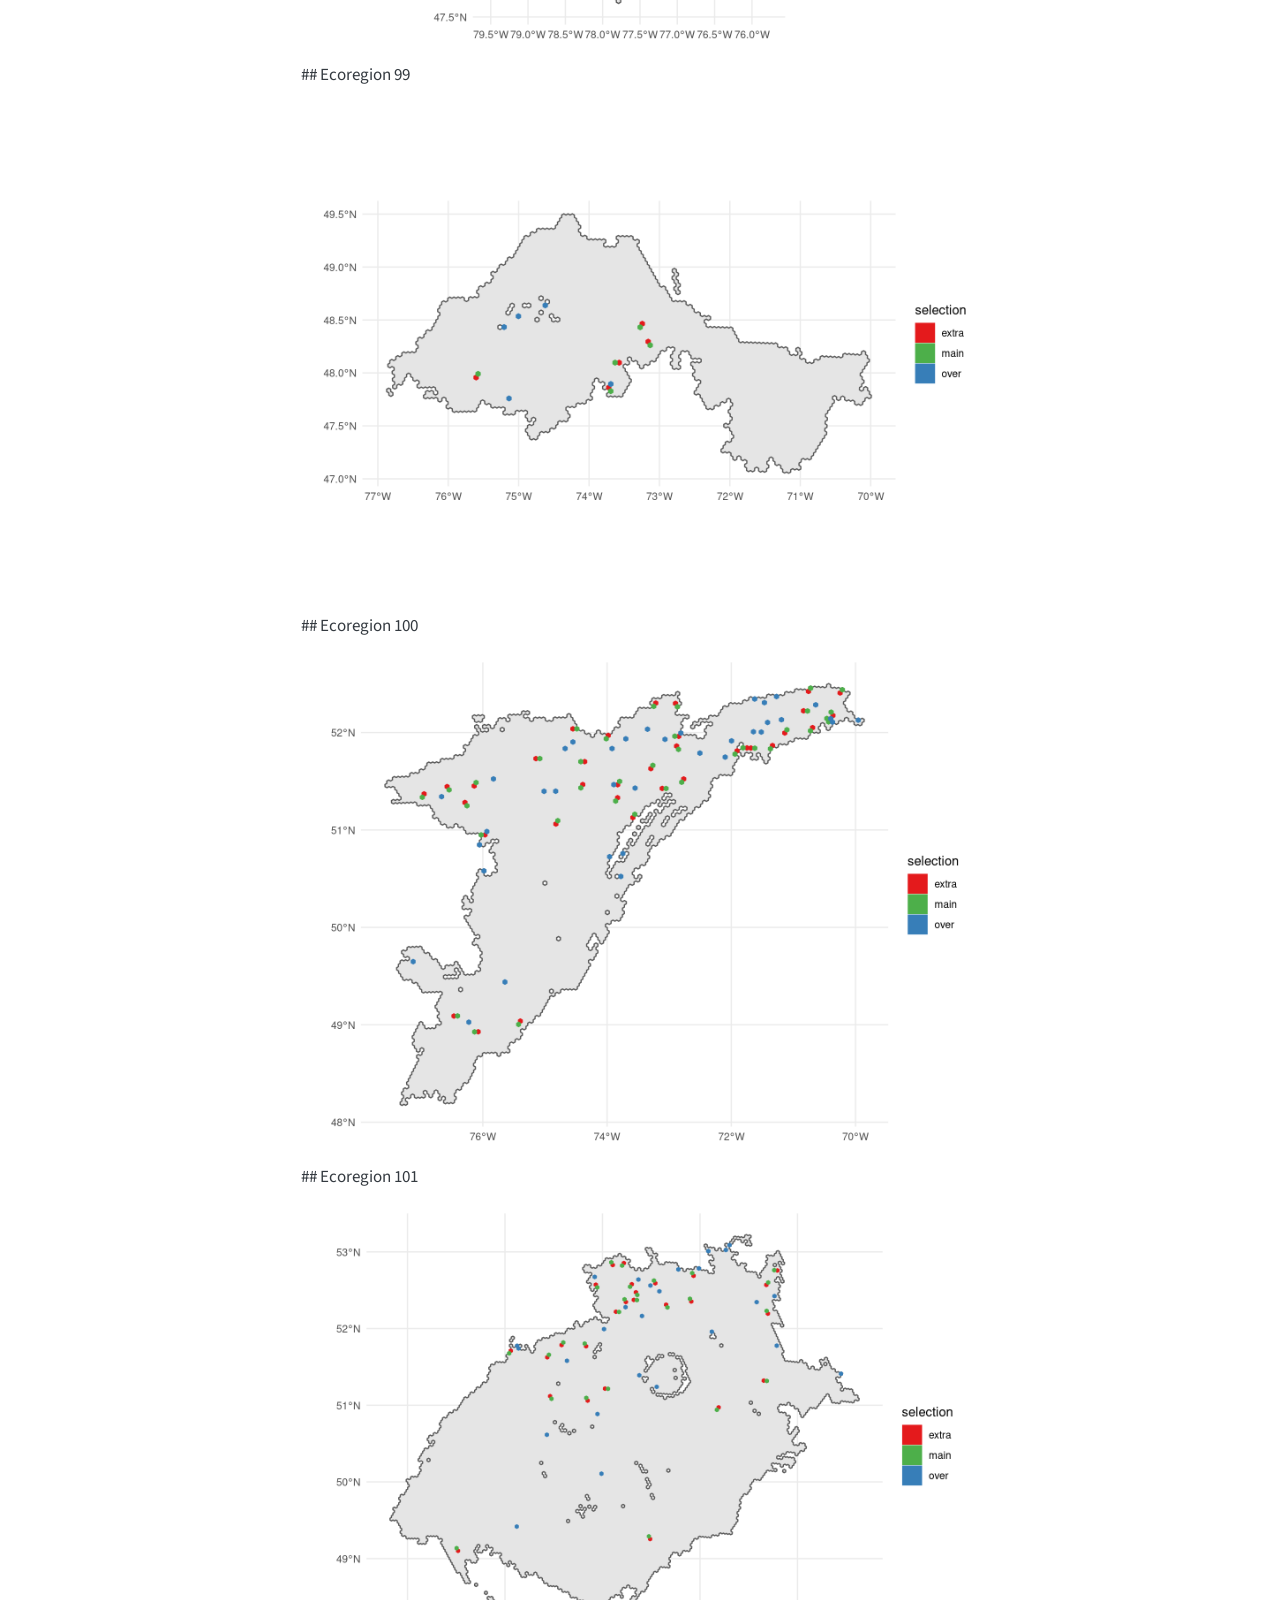
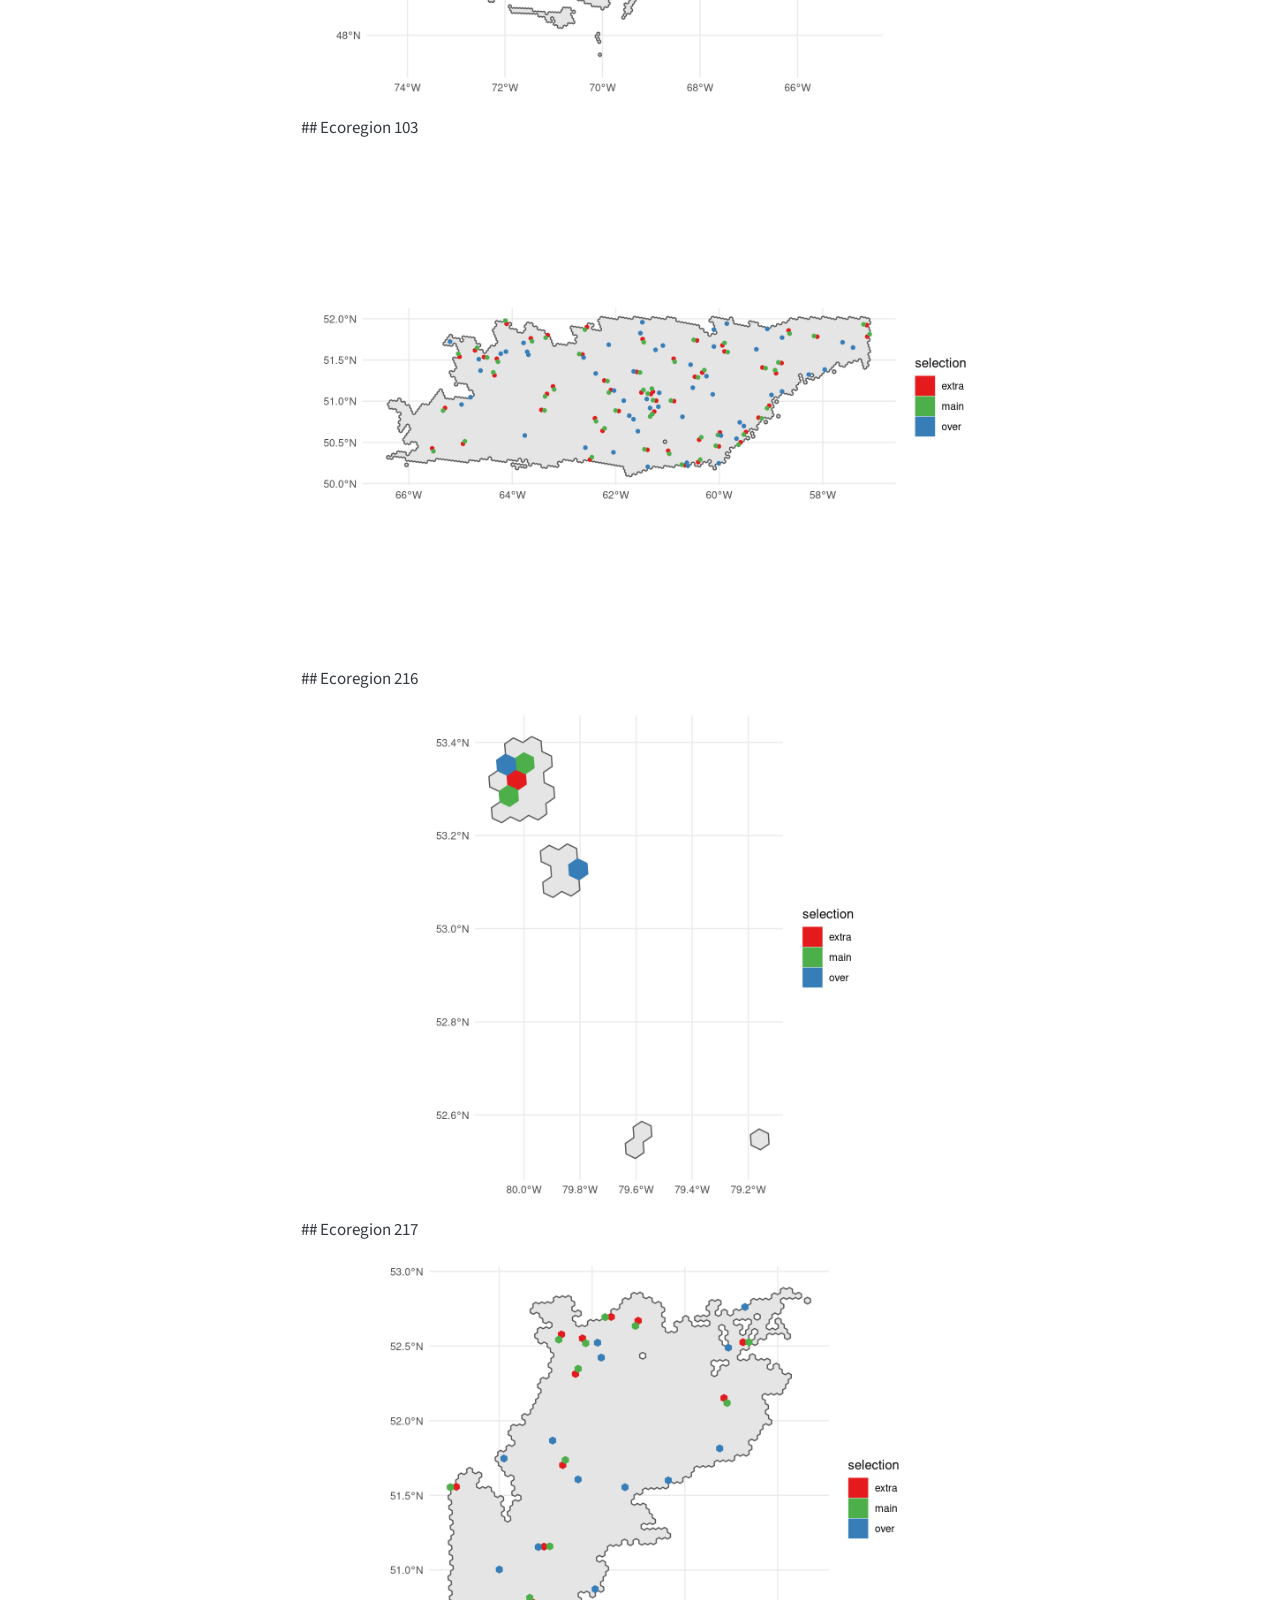
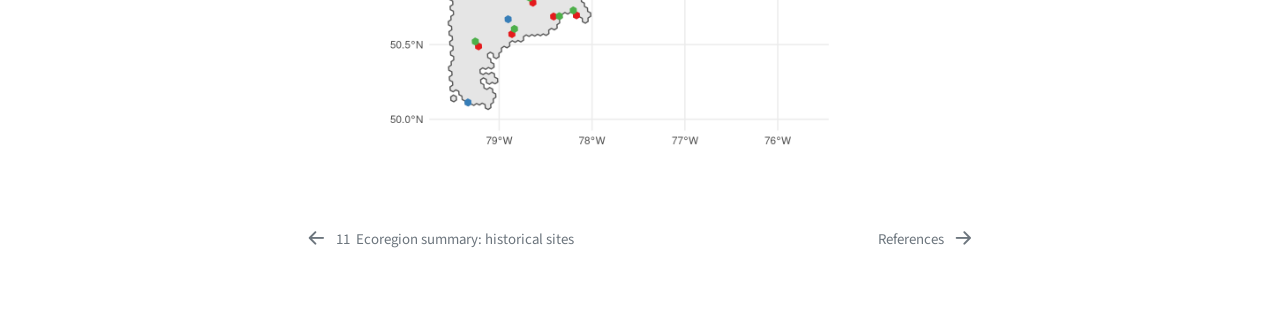
<file: ecosumm_selection.html>
<!DOCTYPE html>
<html xmlns="http://www.w3.org/1999/xhtml" lang="en" xml:lang="en"><head>

<meta charset="utf-8">
<meta name="generator" content="quarto-1.8.26">

<meta name="viewport" content="width=device-width, initial-scale=1.0, user-scalable=yes">


<title>12&nbsp; Ecoregion summary: selected hexagons – A Spatially Balanced Sampling Design for Boreal Bird Monitoring in Quebec</title>
<style>
code{white-space: pre-wrap;}
span.smallcaps{font-variant: small-caps;}
div.columns{display: flex; gap: min(4vw, 1.5em);}
div.column{flex: auto; overflow-x: auto;}
div.hanging-indent{margin-left: 1.5em; text-indent: -1.5em;}
ul.task-list{list-style: none;}
ul.task-list li input[type="checkbox"] {
  width: 0.8em;
  margin: 0 0.8em 0.2em -1em; /* quarto-specific, see https://github.com/quarto-dev/quarto-cli/issues/4556 */ 
  vertical-align: middle;
}
</style>


<script src="site_libs/quarto-nav/quarto-nav.js"></script>
<script src="site_libs/quarto-nav/headroom.min.js"></script>
<script src="site_libs/clipboard/clipboard.min.js"></script>
<script src="site_libs/quarto-search/autocomplete.umd.js"></script>
<script src="site_libs/quarto-search/fuse.min.js"></script>
<script src="site_libs/quarto-search/quarto-search.js"></script>
<meta name="quarto:offset" content="./">
<link href="./references.html" rel="next">
<link href="./ecosumm_legacySites.html" rel="prev">
<script src="site_libs/quarto-html/quarto.js" type="module"></script>
<script src="site_libs/quarto-html/tabsets/tabsets.js" type="module"></script>
<script src="site_libs/quarto-html/axe/axe-check.js" type="module"></script>
<script src="site_libs/quarto-html/popper.min.js"></script>
<script src="site_libs/quarto-html/tippy.umd.min.js"></script>
<script src="site_libs/quarto-html/anchor.min.js"></script>
<link href="site_libs/quarto-html/tippy.css" rel="stylesheet">
<link href="site_libs/quarto-html/quarto-syntax-highlighting-587c61ba64f3a5504c4d52d930310e48.css" rel="stylesheet" id="quarto-text-highlighting-styles">
<script src="site_libs/bootstrap/bootstrap.min.js"></script>
<link href="site_libs/bootstrap/bootstrap-icons.css" rel="stylesheet">
<link href="site_libs/bootstrap/bootstrap-8dc48bd3be3260c3869f38c2528937fe.min.css" rel="stylesheet" append-hash="true" id="quarto-bootstrap" data-mode="light">
<script id="quarto-search-options" type="application/json">{
  "location": "sidebar",
  "copy-button": false,
  "collapse-after": 3,
  "panel-placement": "start",
  "type": "textbox",
  "limit": 50,
  "keyboard-shortcut": [
    "f",
    "/",
    "s"
  ],
  "show-item-context": false,
  "language": {
    "search-no-results-text": "No results",
    "search-matching-documents-text": "matching documents",
    "search-copy-link-title": "Copy link to search",
    "search-hide-matches-text": "Hide additional matches",
    "search-more-match-text": "more match in this document",
    "search-more-matches-text": "more matches in this document",
    "search-clear-button-title": "Clear",
    "search-text-placeholder": "",
    "search-detached-cancel-button-title": "Cancel",
    "search-submit-button-title": "Submit",
    "search-label": "Search"
  }
}</script>


</head>

<body class="nav-sidebar floating quarto-light">

<div id="quarto-search-results"></div>
  <header id="quarto-header" class="headroom fixed-top">
  <nav class="quarto-secondary-nav">
    <div class="container-fluid d-flex">
      <button type="button" class="quarto-btn-toggle btn" data-bs-toggle="collapse" role="button" data-bs-target=".quarto-sidebar-collapse-item" aria-controls="quarto-sidebar" aria-expanded="false" aria-label="Toggle sidebar navigation" onclick="if (window.quartoToggleHeadroom) { window.quartoToggleHeadroom(); }">
        <i class="bi bi-layout-text-sidebar-reverse"></i>
      </button>
        <nav class="quarto-page-breadcrumbs" aria-label="breadcrumb"><ol class="breadcrumb"><li class="breadcrumb-item"><a href="./runGRTSexample.html">Appendices</a></li><li class="breadcrumb-item"><a href="./ecosumm_selection.html"><span class="chapter-number">12</span>&nbsp; <span class="chapter-title">Ecoregion summary: selected hexagons</span></a></li></ol></nav>
        <a class="flex-grow-1" role="navigation" data-bs-toggle="collapse" data-bs-target=".quarto-sidebar-collapse-item" aria-controls="quarto-sidebar" aria-expanded="false" aria-label="Toggle sidebar navigation" onclick="if (window.quartoToggleHeadroom) { window.quartoToggleHeadroom(); }">      
        </a>
      <button type="button" class="btn quarto-search-button" aria-label="Search" onclick="window.quartoOpenSearch();">
        <i class="bi bi-search"></i>
      </button>
    </div>
  </nav>
</header>
<!-- content -->
<div id="quarto-content" class="quarto-container page-columns page-rows-contents page-layout-article">
<!-- sidebar -->
  <nav id="quarto-sidebar" class="sidebar collapse collapse-horizontal quarto-sidebar-collapse-item sidebar-navigation floating overflow-auto">
    <div class="pt-lg-2 mt-2 text-left sidebar-header">
    <div class="sidebar-title mb-0 py-0">
      <a href="./">A Spatially Balanced Sampling Design for Boreal Bird Monitoring in Quebec</a> 
        <div class="sidebar-tools-main tools-wide">
    <a href="https://github.com/willvieira/sampling_BMS/" title="Source Code" class="quarto-navigation-tool px-1" aria-label="Source Code"><i class="bi bi-github"></i></a>
    <a href="./A-Spatially-Balanced-Sampling-Design-for-Boreal-Bird-Monitoring-in-Quebec.pdf" title="Download PDF" class="quarto-navigation-tool px-1" aria-label="Download PDF"><i class="bi bi-file-pdf"></i></a>
    <a href="https://twitter.com/intent/tweet?url=|url|" title="Twitter" class="quarto-navigation-tool px-1" aria-label="Twitter"><i class="bi bi-twitter"></i></a>
</div>
    </div>
      </div>
        <div class="mt-2 flex-shrink-0 align-items-center">
        <div class="sidebar-search">
        <div id="quarto-search" class="" title="Search"></div>
        </div>
        </div>
    <div class="sidebar-menu-container"> 
    <ul class="list-unstyled mt-1">
        <li class="sidebar-item">
  <div class="sidebar-item-container"> 
  <a href="./index.html" class="sidebar-item-text sidebar-link">
 <span class="menu-text">Welcome</span></a>
  </div>
</li>
        <li class="sidebar-item">
  <div class="sidebar-item-container"> 
  <a href="./intro.html" class="sidebar-item-text sidebar-link">
 <span class="menu-text"><span class="chapter-number">1</span>&nbsp; <span class="chapter-title">Introduction</span></span></a>
  </div>
</li>
        <li class="sidebar-item">
  <div class="sidebar-item-container"> 
  <a href="./studyArea.html" class="sidebar-item-text sidebar-link">
 <span class="menu-text"><span class="chapter-number">2</span>&nbsp; <span class="chapter-title">Sampling frame</span></span></a>
  </div>
</li>
        <li class="sidebar-item sidebar-item-section">
      <div class="sidebar-item-container"> 
            <a class="sidebar-item-text sidebar-link text-start" data-bs-toggle="collapse" data-bs-target="#quarto-sidebar-section-1" role="navigation" aria-expanded="true">
 <span class="menu-text">PSU inclusion probability</span></a>
          <a class="sidebar-item-toggle text-start" data-bs-toggle="collapse" data-bs-target="#quarto-sidebar-section-1" role="navigation" aria-expanded="true" aria-label="Toggle section">
            <i class="bi bi-chevron-right ms-2"></i>
          </a> 
      </div>
      <ul id="quarto-sidebar-section-1" class="collapse list-unstyled sidebar-section depth1 show">  
          <li class="sidebar-item">
  <div class="sidebar-item-container"> 
  <a href="./habitat.html" class="sidebar-item-text sidebar-link">
 <span class="menu-text"><span class="chapter-number">3</span>&nbsp; <span class="chapter-title">Habitat information</span></span></a>
  </div>
</li>
          <li class="sidebar-item">
  <div class="sidebar-item-container"> 
  <a href="./cost.html" class="sidebar-item-text sidebar-link">
 <span class="menu-text"><span class="chapter-number">4</span>&nbsp; <span class="chapter-title">Cost information</span></span></a>
  </div>
</li>
          <li class="sidebar-item">
  <div class="sidebar-item-container"> 
  <a href="./legacy.html" class="sidebar-item-text sidebar-link">
 <span class="menu-text"><span class="chapter-number">5</span>&nbsp; <span class="chapter-title">Legacy and iconic sites</span></span></a>
  </div>
</li>
      </ul>
  </li>
        <li class="sidebar-item sidebar-item-section">
      <div class="sidebar-item-container"> 
            <a class="sidebar-item-text sidebar-link text-start" data-bs-toggle="collapse" data-bs-target="#quarto-sidebar-section-2" role="navigation" aria-expanded="true">
 <span class="menu-text">Sampling design</span></a>
          <a class="sidebar-item-toggle text-start" data-bs-toggle="collapse" data-bs-target="#quarto-sidebar-section-2" role="navigation" aria-expanded="true" aria-label="Toggle section">
            <i class="bi bi-chevron-right ms-2"></i>
          </a> 
      </div>
      <ul id="quarto-sidebar-section-2" class="collapse list-unstyled sidebar-section depth1 show">  
          <li class="sidebar-item">
  <div class="sidebar-item-container"> 
  <a href="./PSU.html" class="sidebar-item-text sidebar-link">
 <span class="menu-text"><span class="chapter-number">6</span>&nbsp; <span class="chapter-title">Primary sampling unity</span></span></a>
  </div>
</li>
          <li class="sidebar-item">
  <div class="sidebar-item-container"> 
  <a href="./SSU.html" class="sidebar-item-text sidebar-link">
 <span class="menu-text"><span class="chapter-number">7</span>&nbsp; <span class="chapter-title">Secondary sampling unity</span></span></a>
  </div>
</li>
      </ul>
  </li>
        <li class="sidebar-item sidebar-item-section">
      <div class="sidebar-item-container"> 
            <a class="sidebar-item-text sidebar-link text-start" data-bs-toggle="collapse" data-bs-target="#quarto-sidebar-section-3" role="navigation" aria-expanded="true">
 <span class="menu-text">Appendices</span></a>
          <a class="sidebar-item-toggle text-start" data-bs-toggle="collapse" data-bs-target="#quarto-sidebar-section-3" role="navigation" aria-expanded="true" aria-label="Toggle section">
            <i class="bi bi-chevron-right ms-2"></i>
          </a> 
      </div>
      <ul id="quarto-sidebar-section-3" class="collapse list-unstyled sidebar-section depth1 show">  
          <li class="sidebar-item">
  <div class="sidebar-item-container"> 
  <a href="./runGRTSexample.html" class="sidebar-item-text sidebar-link">
 <span class="menu-text"><span class="chapter-number">8</span>&nbsp; <span class="chapter-title">A guide for BMS sampling design with R</span></span></a>
  </div>
</li>
          <li class="sidebar-item">
  <div class="sidebar-item-container"> 
  <a href="./ecosumm_habitat.html" class="sidebar-item-text sidebar-link">
 <span class="menu-text"><span class="chapter-number">9</span>&nbsp; <span class="chapter-title">Ecoregion summary: habitat</span></span></a>
  </div>
</li>
          <li class="sidebar-item">
  <div class="sidebar-item-container"> 
  <a href="./ecosumm_cost.html" class="sidebar-item-text sidebar-link">
 <span class="menu-text"><span class="chapter-number">10</span>&nbsp; <span class="chapter-title">Ecoregion summary: cost</span></span></a>
  </div>
</li>
          <li class="sidebar-item">
  <div class="sidebar-item-container"> 
  <a href="./ecosumm_legacySites.html" class="sidebar-item-text sidebar-link">
 <span class="menu-text"><span class="chapter-number">11</span>&nbsp; <span class="chapter-title">Ecoregion summary: historical sites</span></span></a>
  </div>
</li>
          <li class="sidebar-item">
  <div class="sidebar-item-container"> 
  <a href="./ecosumm_selection.html" class="sidebar-item-text sidebar-link active">
 <span class="menu-text"><span class="chapter-number">12</span>&nbsp; <span class="chapter-title">Ecoregion summary: selected hexagons</span></span></a>
  </div>
</li>
      </ul>
  </li>
        <li class="sidebar-item">
  <div class="sidebar-item-container"> 
  <a href="./references.html" class="sidebar-item-text sidebar-link">
 <span class="menu-text">References</span></a>
  </div>
</li>
    </ul>
    </div>
</nav>
<div id="quarto-sidebar-glass" class="quarto-sidebar-collapse-item" data-bs-toggle="collapse" data-bs-target=".quarto-sidebar-collapse-item"></div>
<!-- margin-sidebar -->
    <div id="quarto-margin-sidebar" class="sidebar margin-sidebar">
        <nav id="TOC" role="doc-toc" class="toc-active">
    <h2 id="toc-title">Table of contents</h2>
   
  <ul>
  <li><a href="#ecoregion-7" id="toc-ecoregion-7" class="nav-link active" data-scroll-target="#ecoregion-7">Ecoregion 7</a></li>
  </ul>
<div class="toc-actions"><ul><li><a href="https://github.com/willvieira/sampling_BMS/issues/new" class="toc-action"><i class="bi bi-github"></i>Report an issue</a></li></ul></div></nav>
    </div>
<!-- main -->
<main class="content" id="quarto-document-content">

<header id="title-block-header" class="quarto-title-block default"><nav class="quarto-page-breadcrumbs quarto-title-breadcrumbs d-none d-lg-block" aria-label="breadcrumb"><ol class="breadcrumb"><li class="breadcrumb-item"><a href="./runGRTSexample.html">Appendices</a></li><li class="breadcrumb-item"><a href="./ecosumm_selection.html"><span class="chapter-number">12</span>&nbsp; <span class="chapter-title">Ecoregion summary: selected hexagons</span></a></li></ol></nav>
<div class="quarto-title">
<h1 class="title"><span id="sec-ecoSumm-selectedhexas" class="quarto-section-identifier"><span class="chapter-number">12</span>&nbsp; <span class="chapter-title">Ecoregion summary: selected hexagons</span></span></h1>
</div>



<div class="quarto-title-meta">

    
  
    
  </div>
  


</header>


<p>This section displays the selected PSUs (Primary Sampling Units) for each ecoregion in the 2023 sampling design version. The GRTS method selects one main hexagon (marked in green) and one over hexagon (blue) for each ecoregion. As the over hexagon is chosen randomly, we additionally select an extra hexagon (red) next to each main hexagon with the highest inclusion probability among its neighboring hexagons.</p>
<section id="ecoregion-7" class="level2">
<h2 class="anchored" data-anchor-id="ecoregion-7">Ecoregion 7</h2>
<p><img src="ecosumm_selection_files/figure-html/print-1.png" class="img-fluid" width="768">## Ecoregion 28</p>
<p><img src="ecosumm_selection_files/figure-html/print-2.png" class="img-fluid" width="768">## Ecoregion 30</p>
<p><img src="ecosumm_selection_files/figure-html/print-3.png" class="img-fluid" width="768">## Ecoregion 31</p>
<p><img src="ecosumm_selection_files/figure-html/print-4.png" class="img-fluid" width="768">## Ecoregion 46</p>
<p><img src="ecosumm_selection_files/figure-html/print-5.png" class="img-fluid" width="768">## Ecoregion 47</p>
<p><img src="ecosumm_selection_files/figure-html/print-6.png" class="img-fluid" width="768">## Ecoregion 48</p>
<p><img src="ecosumm_selection_files/figure-html/print-7.png" class="img-fluid" width="768">## Ecoregion 49</p>
<p><img src="ecosumm_selection_files/figure-html/print-8.png" class="img-fluid" width="768">## Ecoregion 72</p>
<p><img src="ecosumm_selection_files/figure-html/print-9.png" class="img-fluid" width="768">## Ecoregion 73</p>
<p><img src="ecosumm_selection_files/figure-html/print-10.png" class="img-fluid" width="768">## Ecoregion 74</p>
<p><img src="ecosumm_selection_files/figure-html/print-11.png" class="img-fluid" width="768">## Ecoregion 75</p>
<p><img src="ecosumm_selection_files/figure-html/print-12.png" class="img-fluid" width="768">## Ecoregion 76</p>
<p><img src="ecosumm_selection_files/figure-html/print-13.png" class="img-fluid" width="768">## Ecoregion 77</p>
<p><img src="ecosumm_selection_files/figure-html/print-14.png" class="img-fluid" width="768">## Ecoregion 78</p>
<p><img src="ecosumm_selection_files/figure-html/print-15.png" class="img-fluid" width="768">## Ecoregion 86</p>
<p><img src="ecosumm_selection_files/figure-html/print-16.png" class="img-fluid" width="768">## Ecoregion 96</p>
<p><img src="ecosumm_selection_files/figure-html/print-17.png" class="img-fluid" width="768">## Ecoregion 99</p>
<p><img src="ecosumm_selection_files/figure-html/print-18.png" class="img-fluid" width="768">## Ecoregion 100</p>
<p><img src="ecosumm_selection_files/figure-html/print-19.png" class="img-fluid" width="768">## Ecoregion 101</p>
<p><img src="ecosumm_selection_files/figure-html/print-20.png" class="img-fluid" width="768">## Ecoregion 103</p>
<p><img src="ecosumm_selection_files/figure-html/print-21.png" class="img-fluid" width="768">## Ecoregion 216</p>
<p><img src="ecosumm_selection_files/figure-html/print-22.png" class="img-fluid" width="768">## Ecoregion 217</p>
<p><img src="ecosumm_selection_files/figure-html/print-23.png" class="img-fluid" width="768"></p>


</section>

</main> <!-- /main -->
<script id="quarto-html-after-body" type="application/javascript">
  window.document.addEventListener("DOMContentLoaded", function (event) {
    const icon = "";
    const anchorJS = new window.AnchorJS();
    anchorJS.options = {
      placement: 'right',
      icon: icon
    };
    anchorJS.add('.anchored');
    const isCodeAnnotation = (el) => {
      for (const clz of el.classList) {
        if (clz.startsWith('code-annotation-')) {                     
          return true;
        }
      }
      return false;
    }
    const onCopySuccess = function(e) {
      // button target
      const button = e.trigger;
      // don't keep focus
      button.blur();
      // flash "checked"
      button.classList.add('code-copy-button-checked');
      var currentTitle = button.getAttribute("title");
      button.setAttribute("title", "Copied!");
      let tooltip;
      if (window.bootstrap) {
        button.setAttribute("data-bs-toggle", "tooltip");
        button.setAttribute("data-bs-placement", "left");
        button.setAttribute("data-bs-title", "Copied!");
        tooltip = new bootstrap.Tooltip(button, 
          { trigger: "manual", 
            customClass: "code-copy-button-tooltip",
            offset: [0, -8]});
        tooltip.show();    
      }
      setTimeout(function() {
        if (tooltip) {
          tooltip.hide();
          button.removeAttribute("data-bs-title");
          button.removeAttribute("data-bs-toggle");
          button.removeAttribute("data-bs-placement");
        }
        button.setAttribute("title", currentTitle);
        button.classList.remove('code-copy-button-checked');
      }, 1000);
      // clear code selection
      e.clearSelection();
    }
    const getTextToCopy = function(trigger) {
      const outerScaffold = trigger.parentElement.cloneNode(true);
      const codeEl = outerScaffold.querySelector('code');
      for (const childEl of codeEl.children) {
        if (isCodeAnnotation(childEl)) {
          childEl.remove();
        }
      }
      return codeEl.innerText;
    }
    const clipboard = new window.ClipboardJS('.code-copy-button:not([data-in-quarto-modal])', {
      text: getTextToCopy
    });
    clipboard.on('success', onCopySuccess);
    if (window.document.getElementById('quarto-embedded-source-code-modal')) {
      const clipboardModal = new window.ClipboardJS('.code-copy-button[data-in-quarto-modal]', {
        text: getTextToCopy,
        container: window.document.getElementById('quarto-embedded-source-code-modal')
      });
      clipboardModal.on('success', onCopySuccess);
    }
      var localhostRegex = new RegExp(/^(?:http|https):\/\/localhost\:?[0-9]*\//);
      var mailtoRegex = new RegExp(/^mailto:/);
        var filterRegex = new RegExp('/' + window.location.host + '/');
      var isInternal = (href) => {
          return filterRegex.test(href) || localhostRegex.test(href) || mailtoRegex.test(href);
      }
      // Inspect non-navigation links and adorn them if external
     var links = window.document.querySelectorAll('a[href]:not(.nav-link):not(.navbar-brand):not(.toc-action):not(.sidebar-link):not(.sidebar-item-toggle):not(.pagination-link):not(.no-external):not([aria-hidden]):not(.dropdown-item):not(.quarto-navigation-tool):not(.about-link)');
      for (var i=0; i<links.length; i++) {
        const link = links[i];
        if (!isInternal(link.href)) {
          // undo the damage that might have been done by quarto-nav.js in the case of
          // links that we want to consider external
          if (link.dataset.originalHref !== undefined) {
            link.href = link.dataset.originalHref;
          }
        }
      }
    function tippyHover(el, contentFn, onTriggerFn, onUntriggerFn) {
      const config = {
        allowHTML: true,
        maxWidth: 500,
        delay: 100,
        arrow: false,
        appendTo: function(el) {
            return el.parentElement;
        },
        interactive: true,
        interactiveBorder: 10,
        theme: 'quarto',
        placement: 'bottom-start',
      };
      if (contentFn) {
        config.content = contentFn;
      }
      if (onTriggerFn) {
        config.onTrigger = onTriggerFn;
      }
      if (onUntriggerFn) {
        config.onUntrigger = onUntriggerFn;
      }
      window.tippy(el, config); 
    }
    const noterefs = window.document.querySelectorAll('a[role="doc-noteref"]');
    for (var i=0; i<noterefs.length; i++) {
      const ref = noterefs[i];
      tippyHover(ref, function() {
        // use id or data attribute instead here
        let href = ref.getAttribute('data-footnote-href') || ref.getAttribute('href');
        try { href = new URL(href).hash; } catch {}
        const id = href.replace(/^#\/?/, "");
        const note = window.document.getElementById(id);
        if (note) {
          return note.innerHTML;
        } else {
          return "";
        }
      });
    }
    const xrefs = window.document.querySelectorAll('a.quarto-xref');
    const processXRef = (id, note) => {
      // Strip column container classes
      const stripColumnClz = (el) => {
        el.classList.remove("page-full", "page-columns");
        if (el.children) {
          for (const child of el.children) {
            stripColumnClz(child);
          }
        }
      }
      stripColumnClz(note)
      if (id === null || id.startsWith('sec-')) {
        // Special case sections, only their first couple elements
        const container = document.createElement("div");
        if (note.children && note.children.length > 2) {
          container.appendChild(note.children[0].cloneNode(true));
          for (let i = 1; i < note.children.length; i++) {
            const child = note.children[i];
            if (child.tagName === "P" && child.innerText === "") {
              continue;
            } else {
              container.appendChild(child.cloneNode(true));
              break;
            }
          }
          if (window.Quarto?.typesetMath) {
            window.Quarto.typesetMath(container);
          }
          return container.innerHTML
        } else {
          if (window.Quarto?.typesetMath) {
            window.Quarto.typesetMath(note);
          }
          return note.innerHTML;
        }
      } else {
        // Remove any anchor links if they are present
        const anchorLink = note.querySelector('a.anchorjs-link');
        if (anchorLink) {
          anchorLink.remove();
        }
        if (window.Quarto?.typesetMath) {
          window.Quarto.typesetMath(note);
        }
        if (note.classList.contains("callout")) {
          return note.outerHTML;
        } else {
          return note.innerHTML;
        }
      }
    }
    for (var i=0; i<xrefs.length; i++) {
      const xref = xrefs[i];
      tippyHover(xref, undefined, function(instance) {
        instance.disable();
        let url = xref.getAttribute('href');
        let hash = undefined; 
        if (url.startsWith('#')) {
          hash = url;
        } else {
          try { hash = new URL(url).hash; } catch {}
        }
        if (hash) {
          const id = hash.replace(/^#\/?/, "");
          const note = window.document.getElementById(id);
          if (note !== null) {
            try {
              const html = processXRef(id, note.cloneNode(true));
              instance.setContent(html);
            } finally {
              instance.enable();
              instance.show();
            }
          } else {
            // See if we can fetch this
            fetch(url.split('#')[0])
            .then(res => res.text())
            .then(html => {
              const parser = new DOMParser();
              const htmlDoc = parser.parseFromString(html, "text/html");
              const note = htmlDoc.getElementById(id);
              if (note !== null) {
                const html = processXRef(id, note);
                instance.setContent(html);
              } 
            }).finally(() => {
              instance.enable();
              instance.show();
            });
          }
        } else {
          // See if we can fetch a full url (with no hash to target)
          // This is a special case and we should probably do some content thinning / targeting
          fetch(url)
          .then(res => res.text())
          .then(html => {
            const parser = new DOMParser();
            const htmlDoc = parser.parseFromString(html, "text/html");
            const note = htmlDoc.querySelector('main.content');
            if (note !== null) {
              // This should only happen for chapter cross references
              // (since there is no id in the URL)
              // remove the first header
              if (note.children.length > 0 && note.children[0].tagName === "HEADER") {
                note.children[0].remove();
              }
              const html = processXRef(null, note);
              instance.setContent(html);
            } 
          }).finally(() => {
            instance.enable();
            instance.show();
          });
        }
      }, function(instance) {
      });
    }
        let selectedAnnoteEl;
        const selectorForAnnotation = ( cell, annotation) => {
          let cellAttr = 'data-code-cell="' + cell + '"';
          let lineAttr = 'data-code-annotation="' +  annotation + '"';
          const selector = 'span[' + cellAttr + '][' + lineAttr + ']';
          return selector;
        }
        const selectCodeLines = (annoteEl) => {
          const doc = window.document;
          const targetCell = annoteEl.getAttribute("data-target-cell");
          const targetAnnotation = annoteEl.getAttribute("data-target-annotation");
          const annoteSpan = window.document.querySelector(selectorForAnnotation(targetCell, targetAnnotation));
          const lines = annoteSpan.getAttribute("data-code-lines").split(",");
          const lineIds = lines.map((line) => {
            return targetCell + "-" + line;
          })
          let top = null;
          let height = null;
          let parent = null;
          if (lineIds.length > 0) {
              //compute the position of the single el (top and bottom and make a div)
              const el = window.document.getElementById(lineIds[0]);
              top = el.offsetTop;
              height = el.offsetHeight;
              parent = el.parentElement.parentElement;
            if (lineIds.length > 1) {
              const lastEl = window.document.getElementById(lineIds[lineIds.length - 1]);
              const bottom = lastEl.offsetTop + lastEl.offsetHeight;
              height = bottom - top;
            }
            if (top !== null && height !== null && parent !== null) {
              // cook up a div (if necessary) and position it 
              let div = window.document.getElementById("code-annotation-line-highlight");
              if (div === null) {
                div = window.document.createElement("div");
                div.setAttribute("id", "code-annotation-line-highlight");
                div.style.position = 'absolute';
                parent.appendChild(div);
              }
              div.style.top = top - 2 + "px";
              div.style.height = height + 4 + "px";
              div.style.left = 0;
              let gutterDiv = window.document.getElementById("code-annotation-line-highlight-gutter");
              if (gutterDiv === null) {
                gutterDiv = window.document.createElement("div");
                gutterDiv.setAttribute("id", "code-annotation-line-highlight-gutter");
                gutterDiv.style.position = 'absolute';
                const codeCell = window.document.getElementById(targetCell);
                const gutter = codeCell.querySelector('.code-annotation-gutter');
                gutter.appendChild(gutterDiv);
              }
              gutterDiv.style.top = top - 2 + "px";
              gutterDiv.style.height = height + 4 + "px";
            }
            selectedAnnoteEl = annoteEl;
          }
        };
        const unselectCodeLines = () => {
          const elementsIds = ["code-annotation-line-highlight", "code-annotation-line-highlight-gutter"];
          elementsIds.forEach((elId) => {
            const div = window.document.getElementById(elId);
            if (div) {
              div.remove();
            }
          });
          selectedAnnoteEl = undefined;
        };
          // Handle positioning of the toggle
      window.addEventListener(
        "resize",
        throttle(() => {
          elRect = undefined;
          if (selectedAnnoteEl) {
            selectCodeLines(selectedAnnoteEl);
          }
        }, 10)
      );
      function throttle(fn, ms) {
      let throttle = false;
      let timer;
        return (...args) => {
          if(!throttle) { // first call gets through
              fn.apply(this, args);
              throttle = true;
          } else { // all the others get throttled
              if(timer) clearTimeout(timer); // cancel #2
              timer = setTimeout(() => {
                fn.apply(this, args);
                timer = throttle = false;
              }, ms);
          }
        };
      }
        // Attach click handler to the DT
        const annoteDls = window.document.querySelectorAll('dt[data-target-cell]');
        for (const annoteDlNode of annoteDls) {
          annoteDlNode.addEventListener('click', (event) => {
            const clickedEl = event.target;
            if (clickedEl !== selectedAnnoteEl) {
              unselectCodeLines();
              const activeEl = window.document.querySelector('dt[data-target-cell].code-annotation-active');
              if (activeEl) {
                activeEl.classList.remove('code-annotation-active');
              }
              selectCodeLines(clickedEl);
              clickedEl.classList.add('code-annotation-active');
            } else {
              // Unselect the line
              unselectCodeLines();
              clickedEl.classList.remove('code-annotation-active');
            }
          });
        }
    const findCites = (el) => {
      const parentEl = el.parentElement;
      if (parentEl) {
        const cites = parentEl.dataset.cites;
        if (cites) {
          return {
            el,
            cites: cites.split(' ')
          };
        } else {
          return findCites(el.parentElement)
        }
      } else {
        return undefined;
      }
    };
    var bibliorefs = window.document.querySelectorAll('a[role="doc-biblioref"]');
    for (var i=0; i<bibliorefs.length; i++) {
      const ref = bibliorefs[i];
      const citeInfo = findCites(ref);
      if (citeInfo) {
        tippyHover(citeInfo.el, function() {
          var popup = window.document.createElement('div');
          citeInfo.cites.forEach(function(cite) {
            var citeDiv = window.document.createElement('div');
            citeDiv.classList.add('hanging-indent');
            citeDiv.classList.add('csl-entry');
            var biblioDiv = window.document.getElementById('ref-' + cite);
            if (biblioDiv) {
              citeDiv.innerHTML = biblioDiv.innerHTML;
            }
            popup.appendChild(citeDiv);
          });
          return popup.innerHTML;
        });
      }
    }
  });
  </script>
<nav class="page-navigation">
  <div class="nav-page nav-page-previous">
      <a href="./ecosumm_legacySites.html" class="pagination-link" aria-label="Ecoregion summary: historical sites">
        <i class="bi bi-arrow-left-short"></i> <span class="nav-page-text"><span class="chapter-number">11</span>&nbsp; <span class="chapter-title">Ecoregion summary: historical sites</span></span>
      </a>          
  </div>
  <div class="nav-page nav-page-next">
      <a href="./references.html" class="pagination-link" aria-label="References">
        <span class="nav-page-text">References</span> <i class="bi bi-arrow-right-short"></i>
      </a>
  </div>
</nav>
</div> <!-- /content -->




<footer class="footer"><div class="nav-footer"><div class="nav-footer-center"><div class="toc-actions d-sm-block d-md-none"><ul><li><a href="https://github.com/willvieira/sampling_BMS/issues/new" class="toc-action"><i class="bi bi-github"></i>Report an issue</a></li></ul></div></div></div></footer></body></html>
</file>
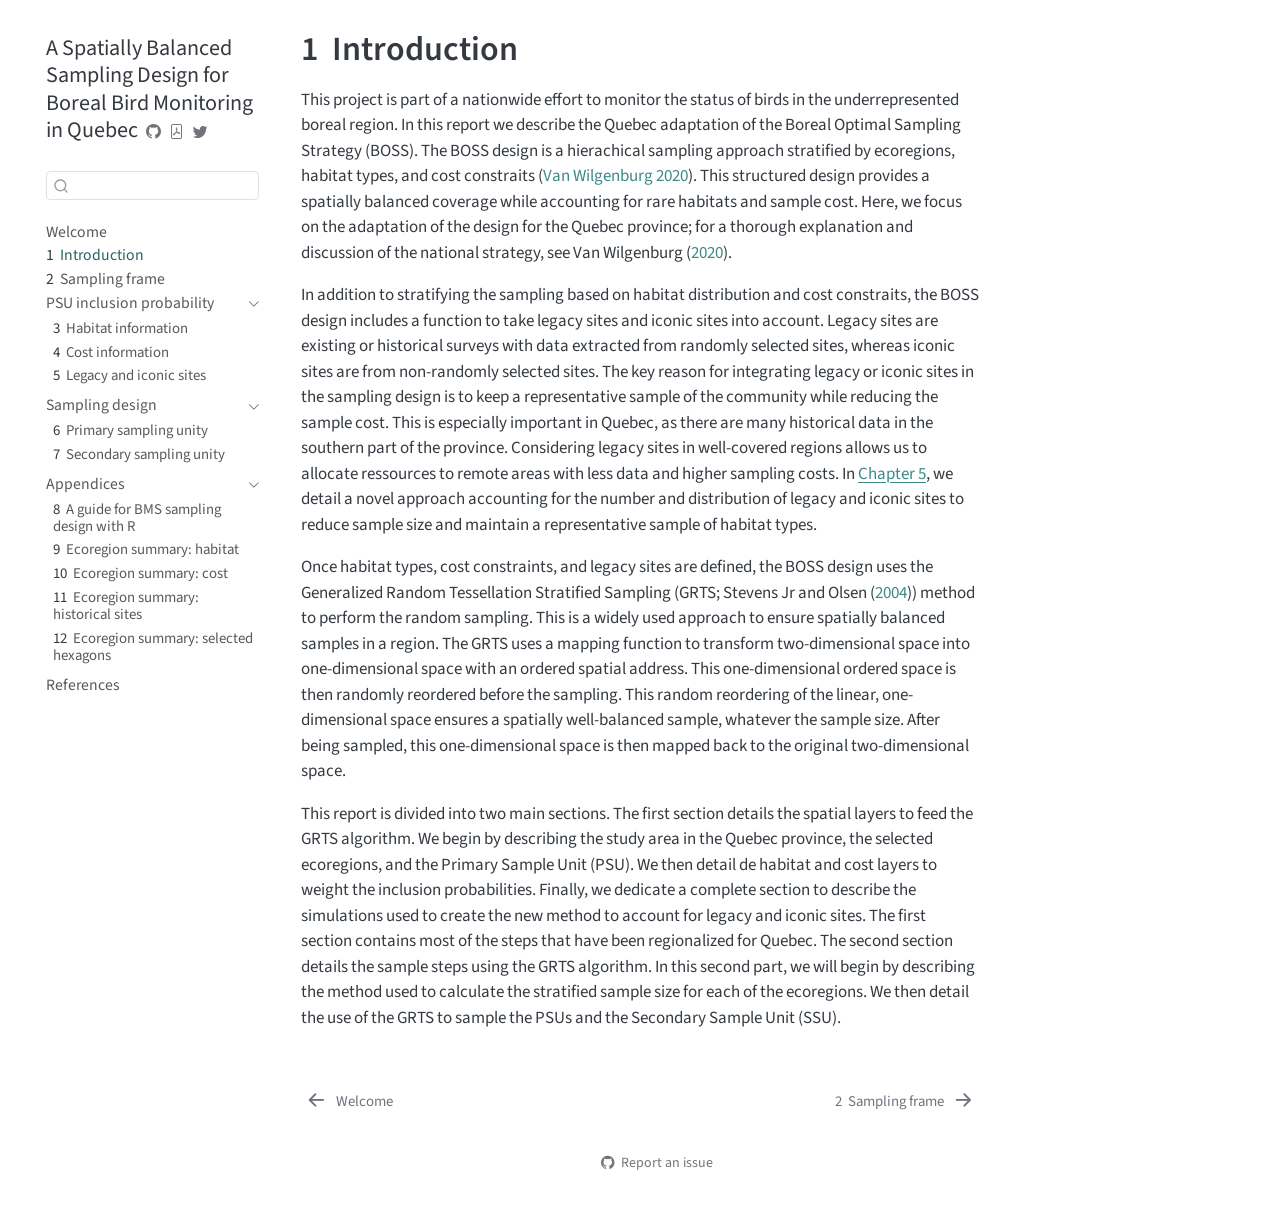
<file: intro.html>
<!DOCTYPE html>
<html xmlns="http://www.w3.org/1999/xhtml" lang="en" xml:lang="en"><head>

<meta charset="utf-8">
<meta name="generator" content="quarto-1.8.26">

<meta name="viewport" content="width=device-width, initial-scale=1.0, user-scalable=yes">


<title>1&nbsp; Introduction – A Spatially Balanced Sampling Design for Boreal Bird Monitoring in Quebec</title>
<style>
code{white-space: pre-wrap;}
span.smallcaps{font-variant: small-caps;}
div.columns{display: flex; gap: min(4vw, 1.5em);}
div.column{flex: auto; overflow-x: auto;}
div.hanging-indent{margin-left: 1.5em; text-indent: -1.5em;}
ul.task-list{list-style: none;}
ul.task-list li input[type="checkbox"] {
  width: 0.8em;
  margin: 0 0.8em 0.2em -1em; /* quarto-specific, see https://github.com/quarto-dev/quarto-cli/issues/4556 */ 
  vertical-align: middle;
}
/* CSS for citations */
div.csl-bib-body { }
div.csl-entry {
  clear: both;
  margin-bottom: 0em;
}
.hanging-indent div.csl-entry {
  margin-left:2em;
  text-indent:-2em;
}
div.csl-left-margin {
  min-width:2em;
  float:left;
}
div.csl-right-inline {
  margin-left:2em;
  padding-left:1em;
}
div.csl-indent {
  margin-left: 2em;
}</style>


<script src="site_libs/quarto-nav/quarto-nav.js"></script>
<script src="site_libs/quarto-nav/headroom.min.js"></script>
<script src="site_libs/clipboard/clipboard.min.js"></script>
<script src="site_libs/quarto-search/autocomplete.umd.js"></script>
<script src="site_libs/quarto-search/fuse.min.js"></script>
<script src="site_libs/quarto-search/quarto-search.js"></script>
<meta name="quarto:offset" content="./">
<link href="./studyArea.html" rel="next">
<link href="./index.html" rel="prev">
<script src="site_libs/quarto-html/quarto.js" type="module"></script>
<script src="site_libs/quarto-html/tabsets/tabsets.js" type="module"></script>
<script src="site_libs/quarto-html/axe/axe-check.js" type="module"></script>
<script src="site_libs/quarto-html/popper.min.js"></script>
<script src="site_libs/quarto-html/tippy.umd.min.js"></script>
<script src="site_libs/quarto-html/anchor.min.js"></script>
<link href="site_libs/quarto-html/tippy.css" rel="stylesheet">
<link href="site_libs/quarto-html/quarto-syntax-highlighting-587c61ba64f3a5504c4d52d930310e48.css" rel="stylesheet" id="quarto-text-highlighting-styles">
<script src="site_libs/bootstrap/bootstrap.min.js"></script>
<link href="site_libs/bootstrap/bootstrap-icons.css" rel="stylesheet">
<link href="site_libs/bootstrap/bootstrap-8dc48bd3be3260c3869f38c2528937fe.min.css" rel="stylesheet" append-hash="true" id="quarto-bootstrap" data-mode="light">
<script id="quarto-search-options" type="application/json">{
  "location": "sidebar",
  "copy-button": false,
  "collapse-after": 3,
  "panel-placement": "start",
  "type": "textbox",
  "limit": 50,
  "keyboard-shortcut": [
    "f",
    "/",
    "s"
  ],
  "show-item-context": false,
  "language": {
    "search-no-results-text": "No results",
    "search-matching-documents-text": "matching documents",
    "search-copy-link-title": "Copy link to search",
    "search-hide-matches-text": "Hide additional matches",
    "search-more-match-text": "more match in this document",
    "search-more-matches-text": "more matches in this document",
    "search-clear-button-title": "Clear",
    "search-text-placeholder": "",
    "search-detached-cancel-button-title": "Cancel",
    "search-submit-button-title": "Submit",
    "search-label": "Search"
  }
}</script>


</head>

<body class="nav-sidebar floating quarto-light">

<div id="quarto-search-results"></div>
  <header id="quarto-header" class="headroom fixed-top">
  <nav class="quarto-secondary-nav">
    <div class="container-fluid d-flex">
      <button type="button" class="quarto-btn-toggle btn" data-bs-toggle="collapse" role="button" data-bs-target=".quarto-sidebar-collapse-item" aria-controls="quarto-sidebar" aria-expanded="false" aria-label="Toggle sidebar navigation" onclick="if (window.quartoToggleHeadroom) { window.quartoToggleHeadroom(); }">
        <i class="bi bi-layout-text-sidebar-reverse"></i>
      </button>
        <nav class="quarto-page-breadcrumbs" aria-label="breadcrumb"><ol class="breadcrumb"><li class="breadcrumb-item"><a href="./intro.html"><span class="chapter-number">1</span>&nbsp; <span class="chapter-title">Introduction</span></a></li></ol></nav>
        <a class="flex-grow-1" role="navigation" data-bs-toggle="collapse" data-bs-target=".quarto-sidebar-collapse-item" aria-controls="quarto-sidebar" aria-expanded="false" aria-label="Toggle sidebar navigation" onclick="if (window.quartoToggleHeadroom) { window.quartoToggleHeadroom(); }">      
        </a>
      <button type="button" class="btn quarto-search-button" aria-label="Search" onclick="window.quartoOpenSearch();">
        <i class="bi bi-search"></i>
      </button>
    </div>
  </nav>
</header>
<!-- content -->
<div id="quarto-content" class="quarto-container page-columns page-rows-contents page-layout-article">
<!-- sidebar -->
  <nav id="quarto-sidebar" class="sidebar collapse collapse-horizontal quarto-sidebar-collapse-item sidebar-navigation floating overflow-auto">
    <div class="pt-lg-2 mt-2 text-left sidebar-header">
    <div class="sidebar-title mb-0 py-0">
      <a href="./">A Spatially Balanced Sampling Design for Boreal Bird Monitoring in Quebec</a> 
        <div class="sidebar-tools-main tools-wide">
    <a href="https://github.com/willvieira/sampling_BMS/" title="Source Code" class="quarto-navigation-tool px-1" aria-label="Source Code"><i class="bi bi-github"></i></a>
    <a href="./A-Spatially-Balanced-Sampling-Design-for-Boreal-Bird-Monitoring-in-Quebec.pdf" title="Download PDF" class="quarto-navigation-tool px-1" aria-label="Download PDF"><i class="bi bi-file-pdf"></i></a>
    <a href="https://twitter.com/intent/tweet?url=|url|" title="Twitter" class="quarto-navigation-tool px-1" aria-label="Twitter"><i class="bi bi-twitter"></i></a>
</div>
    </div>
      </div>
        <div class="mt-2 flex-shrink-0 align-items-center">
        <div class="sidebar-search">
        <div id="quarto-search" class="" title="Search"></div>
        </div>
        </div>
    <div class="sidebar-menu-container"> 
    <ul class="list-unstyled mt-1">
        <li class="sidebar-item">
  <div class="sidebar-item-container"> 
  <a href="./index.html" class="sidebar-item-text sidebar-link">
 <span class="menu-text">Welcome</span></a>
  </div>
</li>
        <li class="sidebar-item">
  <div class="sidebar-item-container"> 
  <a href="./intro.html" class="sidebar-item-text sidebar-link active">
 <span class="menu-text"><span class="chapter-number">1</span>&nbsp; <span class="chapter-title">Introduction</span></span></a>
  </div>
</li>
        <li class="sidebar-item">
  <div class="sidebar-item-container"> 
  <a href="./studyArea.html" class="sidebar-item-text sidebar-link">
 <span class="menu-text"><span class="chapter-number">2</span>&nbsp; <span class="chapter-title">Sampling frame</span></span></a>
  </div>
</li>
        <li class="sidebar-item sidebar-item-section">
      <div class="sidebar-item-container"> 
            <a class="sidebar-item-text sidebar-link text-start" data-bs-toggle="collapse" data-bs-target="#quarto-sidebar-section-1" role="navigation" aria-expanded="true">
 <span class="menu-text">PSU inclusion probability</span></a>
          <a class="sidebar-item-toggle text-start" data-bs-toggle="collapse" data-bs-target="#quarto-sidebar-section-1" role="navigation" aria-expanded="true" aria-label="Toggle section">
            <i class="bi bi-chevron-right ms-2"></i>
          </a> 
      </div>
      <ul id="quarto-sidebar-section-1" class="collapse list-unstyled sidebar-section depth1 show">  
          <li class="sidebar-item">
  <div class="sidebar-item-container"> 
  <a href="./habitat.html" class="sidebar-item-text sidebar-link">
 <span class="menu-text"><span class="chapter-number">3</span>&nbsp; <span class="chapter-title">Habitat information</span></span></a>
  </div>
</li>
          <li class="sidebar-item">
  <div class="sidebar-item-container"> 
  <a href="./cost.html" class="sidebar-item-text sidebar-link">
 <span class="menu-text"><span class="chapter-number">4</span>&nbsp; <span class="chapter-title">Cost information</span></span></a>
  </div>
</li>
          <li class="sidebar-item">
  <div class="sidebar-item-container"> 
  <a href="./legacy.html" class="sidebar-item-text sidebar-link">
 <span class="menu-text"><span class="chapter-number">5</span>&nbsp; <span class="chapter-title">Legacy and iconic sites</span></span></a>
  </div>
</li>
      </ul>
  </li>
        <li class="sidebar-item sidebar-item-section">
      <div class="sidebar-item-container"> 
            <a class="sidebar-item-text sidebar-link text-start" data-bs-toggle="collapse" data-bs-target="#quarto-sidebar-section-2" role="navigation" aria-expanded="true">
 <span class="menu-text">Sampling design</span></a>
          <a class="sidebar-item-toggle text-start" data-bs-toggle="collapse" data-bs-target="#quarto-sidebar-section-2" role="navigation" aria-expanded="true" aria-label="Toggle section">
            <i class="bi bi-chevron-right ms-2"></i>
          </a> 
      </div>
      <ul id="quarto-sidebar-section-2" class="collapse list-unstyled sidebar-section depth1 show">  
          <li class="sidebar-item">
  <div class="sidebar-item-container"> 
  <a href="./PSU.html" class="sidebar-item-text sidebar-link">
 <span class="menu-text"><span class="chapter-number">6</span>&nbsp; <span class="chapter-title">Primary sampling unity</span></span></a>
  </div>
</li>
          <li class="sidebar-item">
  <div class="sidebar-item-container"> 
  <a href="./SSU.html" class="sidebar-item-text sidebar-link">
 <span class="menu-text"><span class="chapter-number">7</span>&nbsp; <span class="chapter-title">Secondary sampling unity</span></span></a>
  </div>
</li>
      </ul>
  </li>
        <li class="sidebar-item sidebar-item-section">
      <div class="sidebar-item-container"> 
            <a class="sidebar-item-text sidebar-link text-start" data-bs-toggle="collapse" data-bs-target="#quarto-sidebar-section-3" role="navigation" aria-expanded="true">
 <span class="menu-text">Appendices</span></a>
          <a class="sidebar-item-toggle text-start" data-bs-toggle="collapse" data-bs-target="#quarto-sidebar-section-3" role="navigation" aria-expanded="true" aria-label="Toggle section">
            <i class="bi bi-chevron-right ms-2"></i>
          </a> 
      </div>
      <ul id="quarto-sidebar-section-3" class="collapse list-unstyled sidebar-section depth1 show">  
          <li class="sidebar-item">
  <div class="sidebar-item-container"> 
  <a href="./runGRTSexample.html" class="sidebar-item-text sidebar-link">
 <span class="menu-text"><span class="chapter-number">8</span>&nbsp; <span class="chapter-title">A guide for BMS sampling design with R</span></span></a>
  </div>
</li>
          <li class="sidebar-item">
  <div class="sidebar-item-container"> 
  <a href="./ecosumm_habitat.html" class="sidebar-item-text sidebar-link">
 <span class="menu-text"><span class="chapter-number">9</span>&nbsp; <span class="chapter-title">Ecoregion summary: habitat</span></span></a>
  </div>
</li>
          <li class="sidebar-item">
  <div class="sidebar-item-container"> 
  <a href="./ecosumm_cost.html" class="sidebar-item-text sidebar-link">
 <span class="menu-text"><span class="chapter-number">10</span>&nbsp; <span class="chapter-title">Ecoregion summary: cost</span></span></a>
  </div>
</li>
          <li class="sidebar-item">
  <div class="sidebar-item-container"> 
  <a href="./ecosumm_legacySites.html" class="sidebar-item-text sidebar-link">
 <span class="menu-text"><span class="chapter-number">11</span>&nbsp; <span class="chapter-title">Ecoregion summary: historical sites</span></span></a>
  </div>
</li>
          <li class="sidebar-item">
  <div class="sidebar-item-container"> 
  <a href="./ecosumm_selection.html" class="sidebar-item-text sidebar-link">
 <span class="menu-text"><span class="chapter-number">12</span>&nbsp; <span class="chapter-title">Ecoregion summary: selected hexagons</span></span></a>
  </div>
</li>
      </ul>
  </li>
        <li class="sidebar-item">
  <div class="sidebar-item-container"> 
  <a href="./references.html" class="sidebar-item-text sidebar-link">
 <span class="menu-text">References</span></a>
  </div>
</li>
    </ul>
    </div>
</nav>
<div id="quarto-sidebar-glass" class="quarto-sidebar-collapse-item" data-bs-toggle="collapse" data-bs-target=".quarto-sidebar-collapse-item"></div>
<!-- margin-sidebar -->
    <div id="quarto-margin-sidebar" class="sidebar margin-sidebar zindex-bottom">
        
    </div>
<!-- main -->
<main class="content" id="quarto-document-content">

<header id="title-block-header" class="quarto-title-block default">
<div class="quarto-title">
<h1 class="title"><span id="sec-intro" class="quarto-section-identifier"><span class="chapter-number">1</span>&nbsp; <span class="chapter-title">Introduction</span></span></h1>
</div>



<div class="quarto-title-meta">

    
  
    
  </div>
  


</header>


<p>This project is part of a nationwide effort to monitor the status of birds in the underrepresented boreal region. In this report we describe the Quebec adaptation of the Boreal Optimal Sampling Strategy (BOSS). The BOSS design is a hierachical sampling approach stratified by ecoregions, habitat types, and cost constraits <span class="citation" data-cites="Wilgenburg2020">(<a href="references.html#ref-Wilgenburg2020" role="doc-biblioref">Van Wilgenburg 2020</a>)</span>. This structured design provides a spatially balanced coverage while accounting for rare habitats and sample cost. Here, we focus on the adaptation of the design for the Quebec province; for a thorough explanation and discussion of the national strategy, see <span class="citation" data-cites="Wilgenburg2020">Van Wilgenburg (<a href="references.html#ref-Wilgenburg2020" role="doc-biblioref">2020</a>)</span>.</p>
<p>In addition to stratifying the sampling based on habitat distribution and cost constraits, the BOSS design includes a function to take legacy sites and iconic sites into account. Legacy sites are existing or historical surveys with data extracted from randomly selected sites, whereas iconic sites are from non-randomly selected sites. The key reason for integrating legacy or iconic sites in the sampling design is to keep a representative sample of the community while reducing the sample cost. This is especially important in Quebec, as there are many historical data in the southern part of the province. Considering legacy sites in well-covered regions allows us to allocate ressources to remote areas with less data and higher sampling costs. In <a href="legacy.html" class="quarto-xref"><span>Chapter 5</span></a>, we detail a novel approach accounting for the number and distribution of legacy and iconic sites to reduce sample size and maintain a representative sample of habitat types.</p>
<p>Once habitat types, cost constraints, and legacy sites are defined, the BOSS design uses the Generalized Random Tessellation Stratified Sampling (GRTS; <span class="citation" data-cites="stevens2004spatially">Stevens Jr and Olsen (<a href="references.html#ref-stevens2004spatially" role="doc-biblioref">2004</a>)</span>) method to perform the random sampling. This is a widely used approach to ensure spatially balanced samples in a region. The GRTS uses a mapping function to transform two-dimensional space into one-dimensional space with an ordered spatial address. This one-dimensional ordered space is then randomly reordered before the sampling. This random reordering of the linear, one-dimensional space ensures a spatially well-balanced sample, whatever the sample size. After being sampled, this one-dimensional space is then mapped back to the original two-dimensional space.</p>
<p>This report is divided into two main sections. The first section details the spatial layers to feed the GRTS algorithm. We begin by describing the study area in the Quebec province, the selected ecoregions, and the Primary Sample Unit (PSU). We then detail de habitat and cost layers to weight the inclusion probabilities. Finally, we dedicate a complete section to describe the simulations used to create the new method to account for legacy and iconic sites. The first section contains most of the steps that have been regionalized for Quebec. The second section details the sample steps using the GRTS algorithm. In this second part, we will begin by describing the method used to calculate the stratified sample size for each of the ecoregions. We then detail the use of the GRTS to sample the PSUs and the Secondary Sample Unit (SSU).</p>


<div id="refs" class="references csl-bib-body hanging-indent" data-entry-spacing="0" role="list" style="display: none">
<div id="ref-stevens2004spatially" class="csl-entry" role="listitem">
Stevens Jr, Don L, and Anthony R Olsen. 2004. <span>“Spatially Balanced Sampling of Natural Resources.”</span> <em>Journal of the American Statistical Association</em> 99 (465): 262–78.
</div>
<div id="ref-Wilgenburg2020" class="csl-entry" role="listitem">
Van Wilgenburg, C. Lisa AND Campbell, Steven L. AND Mahon. 2020. <span>“A Cost Efficient Spatially Balanced Hierarchical Sampling Design for Monitoring Boreal Birds Incorporating Access Costs and Habitat Stratification.”</span> <em>PLOS ONE</em> 15 (6): 1–28. <a href="https://doi.org/10.1371/journal.pone.0234494">https://doi.org/10.1371/journal.pone.0234494</a>.
</div>
</div>

</main> <!-- /main -->
<script id="quarto-html-after-body" type="application/javascript">
  window.document.addEventListener("DOMContentLoaded", function (event) {
    const icon = "";
    const anchorJS = new window.AnchorJS();
    anchorJS.options = {
      placement: 'right',
      icon: icon
    };
    anchorJS.add('.anchored');
    const isCodeAnnotation = (el) => {
      for (const clz of el.classList) {
        if (clz.startsWith('code-annotation-')) {                     
          return true;
        }
      }
      return false;
    }
    const onCopySuccess = function(e) {
      // button target
      const button = e.trigger;
      // don't keep focus
      button.blur();
      // flash "checked"
      button.classList.add('code-copy-button-checked');
      var currentTitle = button.getAttribute("title");
      button.setAttribute("title", "Copied!");
      let tooltip;
      if (window.bootstrap) {
        button.setAttribute("data-bs-toggle", "tooltip");
        button.setAttribute("data-bs-placement", "left");
        button.setAttribute("data-bs-title", "Copied!");
        tooltip = new bootstrap.Tooltip(button, 
          { trigger: "manual", 
            customClass: "code-copy-button-tooltip",
            offset: [0, -8]});
        tooltip.show();    
      }
      setTimeout(function() {
        if (tooltip) {
          tooltip.hide();
          button.removeAttribute("data-bs-title");
          button.removeAttribute("data-bs-toggle");
          button.removeAttribute("data-bs-placement");
        }
        button.setAttribute("title", currentTitle);
        button.classList.remove('code-copy-button-checked');
      }, 1000);
      // clear code selection
      e.clearSelection();
    }
    const getTextToCopy = function(trigger) {
      const outerScaffold = trigger.parentElement.cloneNode(true);
      const codeEl = outerScaffold.querySelector('code');
      for (const childEl of codeEl.children) {
        if (isCodeAnnotation(childEl)) {
          childEl.remove();
        }
      }
      return codeEl.innerText;
    }
    const clipboard = new window.ClipboardJS('.code-copy-button:not([data-in-quarto-modal])', {
      text: getTextToCopy
    });
    clipboard.on('success', onCopySuccess);
    if (window.document.getElementById('quarto-embedded-source-code-modal')) {
      const clipboardModal = new window.ClipboardJS('.code-copy-button[data-in-quarto-modal]', {
        text: getTextToCopy,
        container: window.document.getElementById('quarto-embedded-source-code-modal')
      });
      clipboardModal.on('success', onCopySuccess);
    }
      var localhostRegex = new RegExp(/^(?:http|https):\/\/localhost\:?[0-9]*\//);
      var mailtoRegex = new RegExp(/^mailto:/);
        var filterRegex = new RegExp('/' + window.location.host + '/');
      var isInternal = (href) => {
          return filterRegex.test(href) || localhostRegex.test(href) || mailtoRegex.test(href);
      }
      // Inspect non-navigation links and adorn them if external
     var links = window.document.querySelectorAll('a[href]:not(.nav-link):not(.navbar-brand):not(.toc-action):not(.sidebar-link):not(.sidebar-item-toggle):not(.pagination-link):not(.no-external):not([aria-hidden]):not(.dropdown-item):not(.quarto-navigation-tool):not(.about-link)');
      for (var i=0; i<links.length; i++) {
        const link = links[i];
        if (!isInternal(link.href)) {
          // undo the damage that might have been done by quarto-nav.js in the case of
          // links that we want to consider external
          if (link.dataset.originalHref !== undefined) {
            link.href = link.dataset.originalHref;
          }
        }
      }
    function tippyHover(el, contentFn, onTriggerFn, onUntriggerFn) {
      const config = {
        allowHTML: true,
        maxWidth: 500,
        delay: 100,
        arrow: false,
        appendTo: function(el) {
            return el.parentElement;
        },
        interactive: true,
        interactiveBorder: 10,
        theme: 'quarto',
        placement: 'bottom-start',
      };
      if (contentFn) {
        config.content = contentFn;
      }
      if (onTriggerFn) {
        config.onTrigger = onTriggerFn;
      }
      if (onUntriggerFn) {
        config.onUntrigger = onUntriggerFn;
      }
      window.tippy(el, config); 
    }
    const noterefs = window.document.querySelectorAll('a[role="doc-noteref"]');
    for (var i=0; i<noterefs.length; i++) {
      const ref = noterefs[i];
      tippyHover(ref, function() {
        // use id or data attribute instead here
        let href = ref.getAttribute('data-footnote-href') || ref.getAttribute('href');
        try { href = new URL(href).hash; } catch {}
        const id = href.replace(/^#\/?/, "");
        const note = window.document.getElementById(id);
        if (note) {
          return note.innerHTML;
        } else {
          return "";
        }
      });
    }
    const xrefs = window.document.querySelectorAll('a.quarto-xref');
    const processXRef = (id, note) => {
      // Strip column container classes
      const stripColumnClz = (el) => {
        el.classList.remove("page-full", "page-columns");
        if (el.children) {
          for (const child of el.children) {
            stripColumnClz(child);
          }
        }
      }
      stripColumnClz(note)
      if (id === null || id.startsWith('sec-')) {
        // Special case sections, only their first couple elements
        const container = document.createElement("div");
        if (note.children && note.children.length > 2) {
          container.appendChild(note.children[0].cloneNode(true));
          for (let i = 1; i < note.children.length; i++) {
            const child = note.children[i];
            if (child.tagName === "P" && child.innerText === "") {
              continue;
            } else {
              container.appendChild(child.cloneNode(true));
              break;
            }
          }
          if (window.Quarto?.typesetMath) {
            window.Quarto.typesetMath(container);
          }
          return container.innerHTML
        } else {
          if (window.Quarto?.typesetMath) {
            window.Quarto.typesetMath(note);
          }
          return note.innerHTML;
        }
      } else {
        // Remove any anchor links if they are present
        const anchorLink = note.querySelector('a.anchorjs-link');
        if (anchorLink) {
          anchorLink.remove();
        }
        if (window.Quarto?.typesetMath) {
          window.Quarto.typesetMath(note);
        }
        if (note.classList.contains("callout")) {
          return note.outerHTML;
        } else {
          return note.innerHTML;
        }
      }
    }
    for (var i=0; i<xrefs.length; i++) {
      const xref = xrefs[i];
      tippyHover(xref, undefined, function(instance) {
        instance.disable();
        let url = xref.getAttribute('href');
        let hash = undefined; 
        if (url.startsWith('#')) {
          hash = url;
        } else {
          try { hash = new URL(url).hash; } catch {}
        }
        if (hash) {
          const id = hash.replace(/^#\/?/, "");
          const note = window.document.getElementById(id);
          if (note !== null) {
            try {
              const html = processXRef(id, note.cloneNode(true));
              instance.setContent(html);
            } finally {
              instance.enable();
              instance.show();
            }
          } else {
            // See if we can fetch this
            fetch(url.split('#')[0])
            .then(res => res.text())
            .then(html => {
              const parser = new DOMParser();
              const htmlDoc = parser.parseFromString(html, "text/html");
              const note = htmlDoc.getElementById(id);
              if (note !== null) {
                const html = processXRef(id, note);
                instance.setContent(html);
              } 
            }).finally(() => {
              instance.enable();
              instance.show();
            });
          }
        } else {
          // See if we can fetch a full url (with no hash to target)
          // This is a special case and we should probably do some content thinning / targeting
          fetch(url)
          .then(res => res.text())
          .then(html => {
            const parser = new DOMParser();
            const htmlDoc = parser.parseFromString(html, "text/html");
            const note = htmlDoc.querySelector('main.content');
            if (note !== null) {
              // This should only happen for chapter cross references
              // (since there is no id in the URL)
              // remove the first header
              if (note.children.length > 0 && note.children[0].tagName === "HEADER") {
                note.children[0].remove();
              }
              const html = processXRef(null, note);
              instance.setContent(html);
            } 
          }).finally(() => {
            instance.enable();
            instance.show();
          });
        }
      }, function(instance) {
      });
    }
        let selectedAnnoteEl;
        const selectorForAnnotation = ( cell, annotation) => {
          let cellAttr = 'data-code-cell="' + cell + '"';
          let lineAttr = 'data-code-annotation="' +  annotation + '"';
          const selector = 'span[' + cellAttr + '][' + lineAttr + ']';
          return selector;
        }
        const selectCodeLines = (annoteEl) => {
          const doc = window.document;
          const targetCell = annoteEl.getAttribute("data-target-cell");
          const targetAnnotation = annoteEl.getAttribute("data-target-annotation");
          const annoteSpan = window.document.querySelector(selectorForAnnotation(targetCell, targetAnnotation));
          const lines = annoteSpan.getAttribute("data-code-lines").split(",");
          const lineIds = lines.map((line) => {
            return targetCell + "-" + line;
          })
          let top = null;
          let height = null;
          let parent = null;
          if (lineIds.length > 0) {
              //compute the position of the single el (top and bottom and make a div)
              const el = window.document.getElementById(lineIds[0]);
              top = el.offsetTop;
              height = el.offsetHeight;
              parent = el.parentElement.parentElement;
            if (lineIds.length > 1) {
              const lastEl = window.document.getElementById(lineIds[lineIds.length - 1]);
              const bottom = lastEl.offsetTop + lastEl.offsetHeight;
              height = bottom - top;
            }
            if (top !== null && height !== null && parent !== null) {
              // cook up a div (if necessary) and position it 
              let div = window.document.getElementById("code-annotation-line-highlight");
              if (div === null) {
                div = window.document.createElement("div");
                div.setAttribute("id", "code-annotation-line-highlight");
                div.style.position = 'absolute';
                parent.appendChild(div);
              }
              div.style.top = top - 2 + "px";
              div.style.height = height + 4 + "px";
              div.style.left = 0;
              let gutterDiv = window.document.getElementById("code-annotation-line-highlight-gutter");
              if (gutterDiv === null) {
                gutterDiv = window.document.createElement("div");
                gutterDiv.setAttribute("id", "code-annotation-line-highlight-gutter");
                gutterDiv.style.position = 'absolute';
                const codeCell = window.document.getElementById(targetCell);
                const gutter = codeCell.querySelector('.code-annotation-gutter');
                gutter.appendChild(gutterDiv);
              }
              gutterDiv.style.top = top - 2 + "px";
              gutterDiv.style.height = height + 4 + "px";
            }
            selectedAnnoteEl = annoteEl;
          }
        };
        const unselectCodeLines = () => {
          const elementsIds = ["code-annotation-line-highlight", "code-annotation-line-highlight-gutter"];
          elementsIds.forEach((elId) => {
            const div = window.document.getElementById(elId);
            if (div) {
              div.remove();
            }
          });
          selectedAnnoteEl = undefined;
        };
          // Handle positioning of the toggle
      window.addEventListener(
        "resize",
        throttle(() => {
          elRect = undefined;
          if (selectedAnnoteEl) {
            selectCodeLines(selectedAnnoteEl);
          }
        }, 10)
      );
      function throttle(fn, ms) {
      let throttle = false;
      let timer;
        return (...args) => {
          if(!throttle) { // first call gets through
              fn.apply(this, args);
              throttle = true;
          } else { // all the others get throttled
              if(timer) clearTimeout(timer); // cancel #2
              timer = setTimeout(() => {
                fn.apply(this, args);
                timer = throttle = false;
              }, ms);
          }
        };
      }
        // Attach click handler to the DT
        const annoteDls = window.document.querySelectorAll('dt[data-target-cell]');
        for (const annoteDlNode of annoteDls) {
          annoteDlNode.addEventListener('click', (event) => {
            const clickedEl = event.target;
            if (clickedEl !== selectedAnnoteEl) {
              unselectCodeLines();
              const activeEl = window.document.querySelector('dt[data-target-cell].code-annotation-active');
              if (activeEl) {
                activeEl.classList.remove('code-annotation-active');
              }
              selectCodeLines(clickedEl);
              clickedEl.classList.add('code-annotation-active');
            } else {
              // Unselect the line
              unselectCodeLines();
              clickedEl.classList.remove('code-annotation-active');
            }
          });
        }
    const findCites = (el) => {
      const parentEl = el.parentElement;
      if (parentEl) {
        const cites = parentEl.dataset.cites;
        if (cites) {
          return {
            el,
            cites: cites.split(' ')
          };
        } else {
          return findCites(el.parentElement)
        }
      } else {
        return undefined;
      }
    };
    var bibliorefs = window.document.querySelectorAll('a[role="doc-biblioref"]');
    for (var i=0; i<bibliorefs.length; i++) {
      const ref = bibliorefs[i];
      const citeInfo = findCites(ref);
      if (citeInfo) {
        tippyHover(citeInfo.el, function() {
          var popup = window.document.createElement('div');
          citeInfo.cites.forEach(function(cite) {
            var citeDiv = window.document.createElement('div');
            citeDiv.classList.add('hanging-indent');
            citeDiv.classList.add('csl-entry');
            var biblioDiv = window.document.getElementById('ref-' + cite);
            if (biblioDiv) {
              citeDiv.innerHTML = biblioDiv.innerHTML;
            }
            popup.appendChild(citeDiv);
          });
          return popup.innerHTML;
        });
      }
    }
  });
  </script>
<nav class="page-navigation">
  <div class="nav-page nav-page-previous">
      <a href="./index.html" class="pagination-link" aria-label="Welcome">
        <i class="bi bi-arrow-left-short"></i> <span class="nav-page-text">Welcome</span>
      </a>          
  </div>
  <div class="nav-page nav-page-next">
      <a href="./studyArea.html" class="pagination-link" aria-label="Sampling frame">
        <span class="nav-page-text"><span class="chapter-number">2</span>&nbsp; <span class="chapter-title">Sampling frame</span></span> <i class="bi bi-arrow-right-short"></i>
      </a>
  </div>
</nav>
</div> <!-- /content -->




<footer class="footer"><div class="nav-footer"><div class="nav-footer-center"><div class="toc-actions"><ul><li><a href="https://github.com/willvieira/sampling_BMS/issues/new" class="toc-action"><i class="bi bi-github"></i>Report an issue</a></li></ul></div></div></div></footer></body></html>
</file>
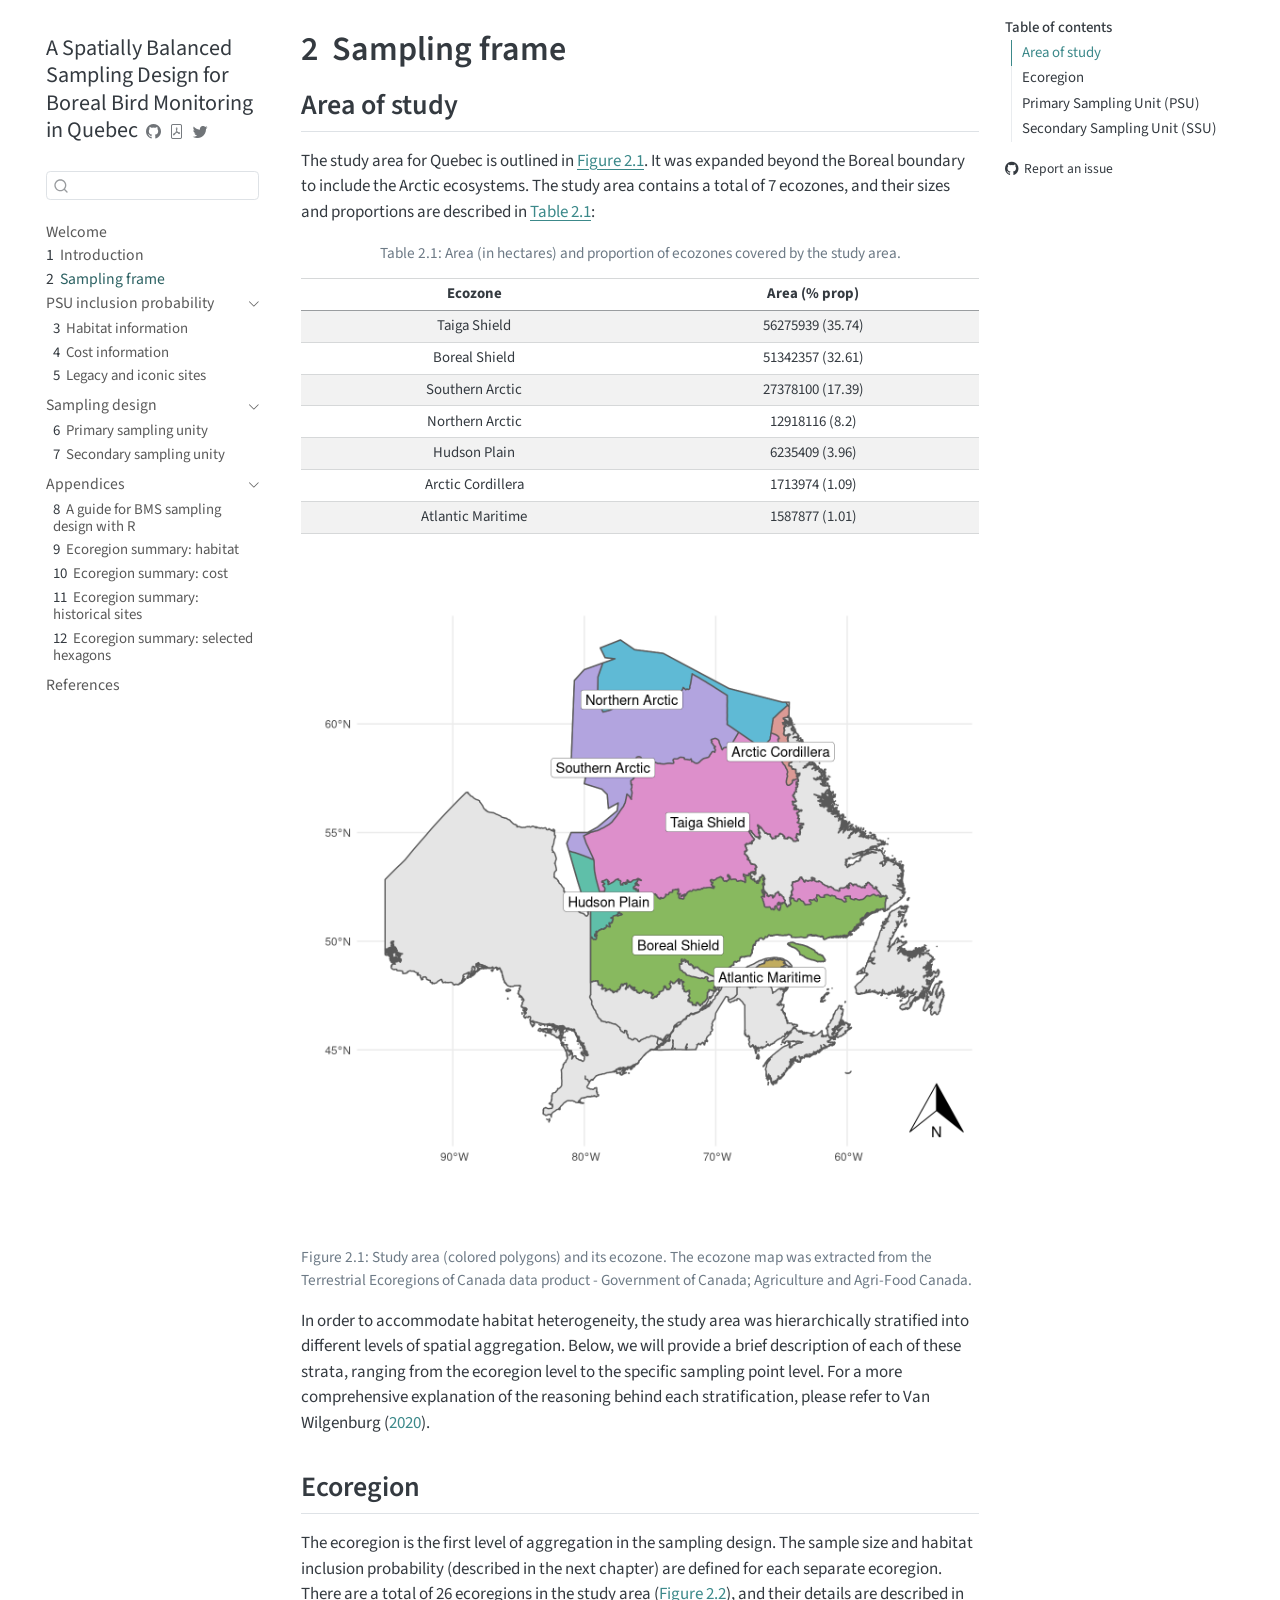
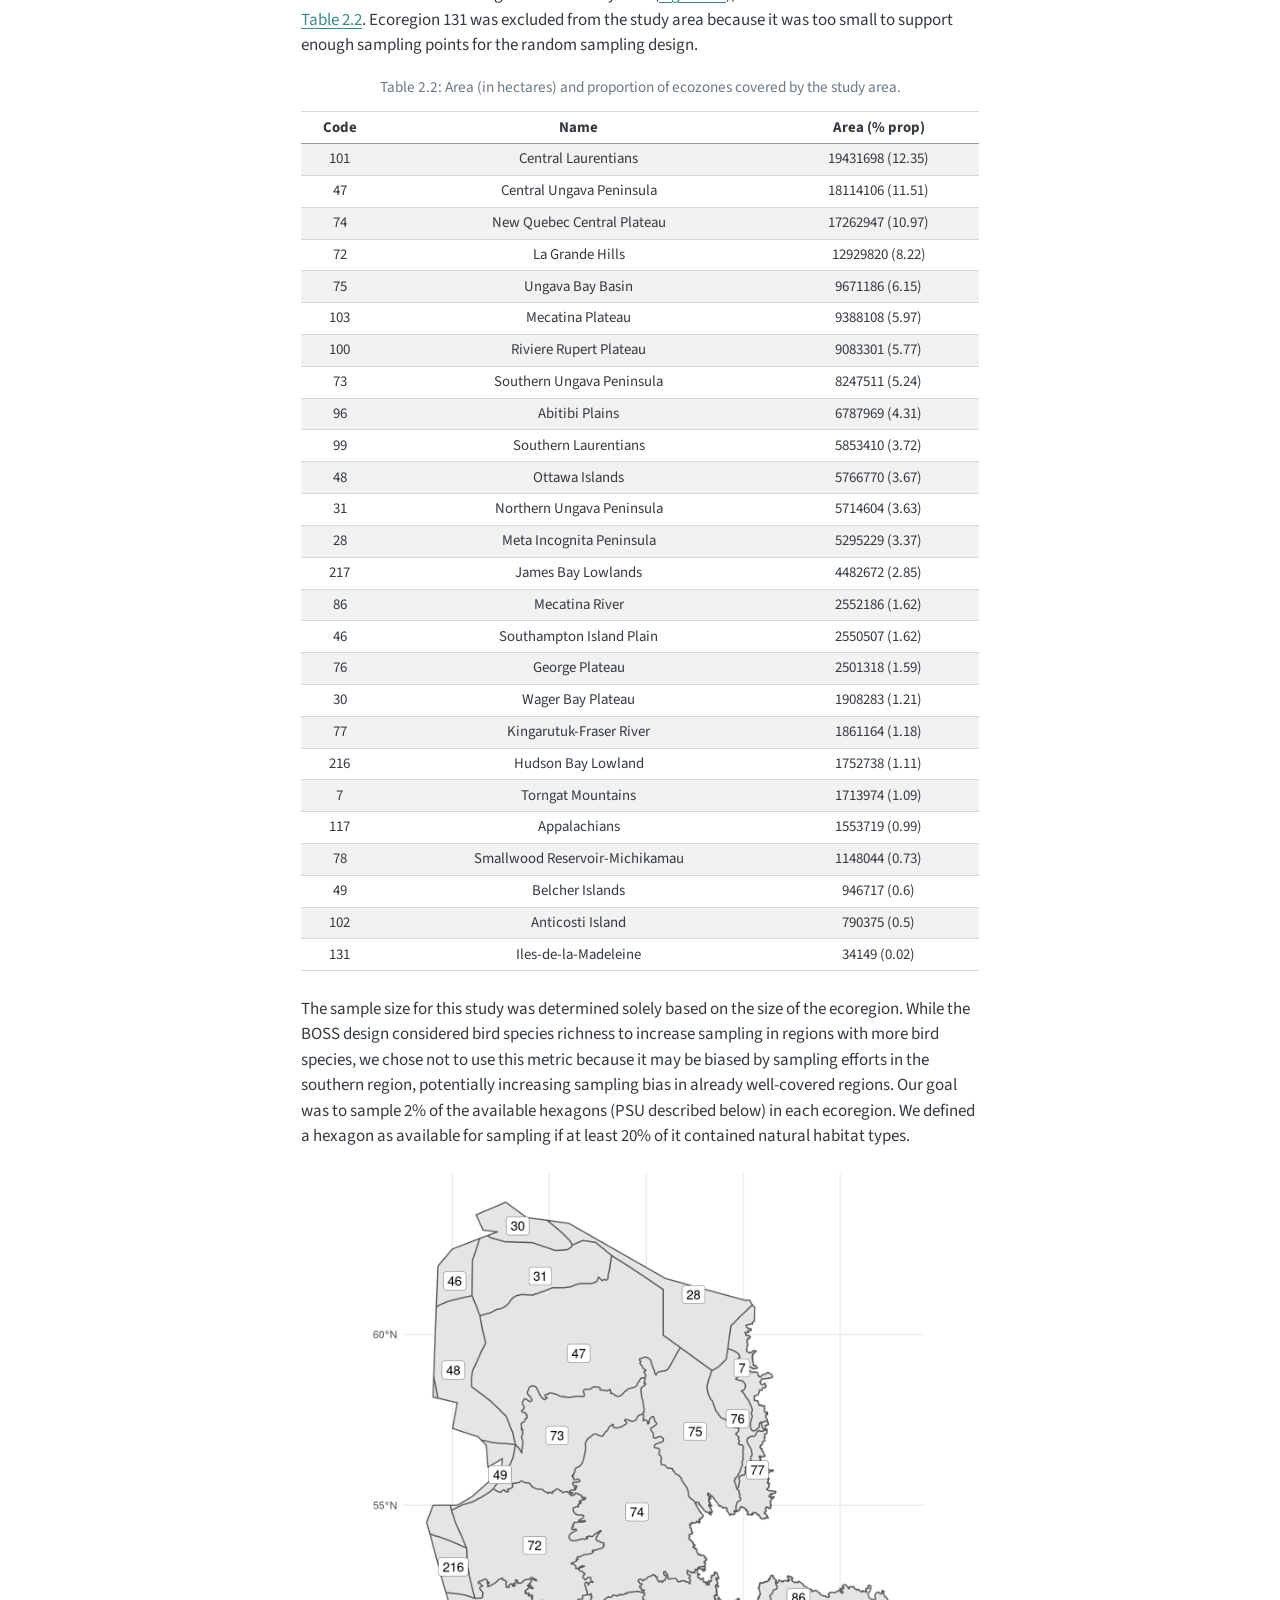
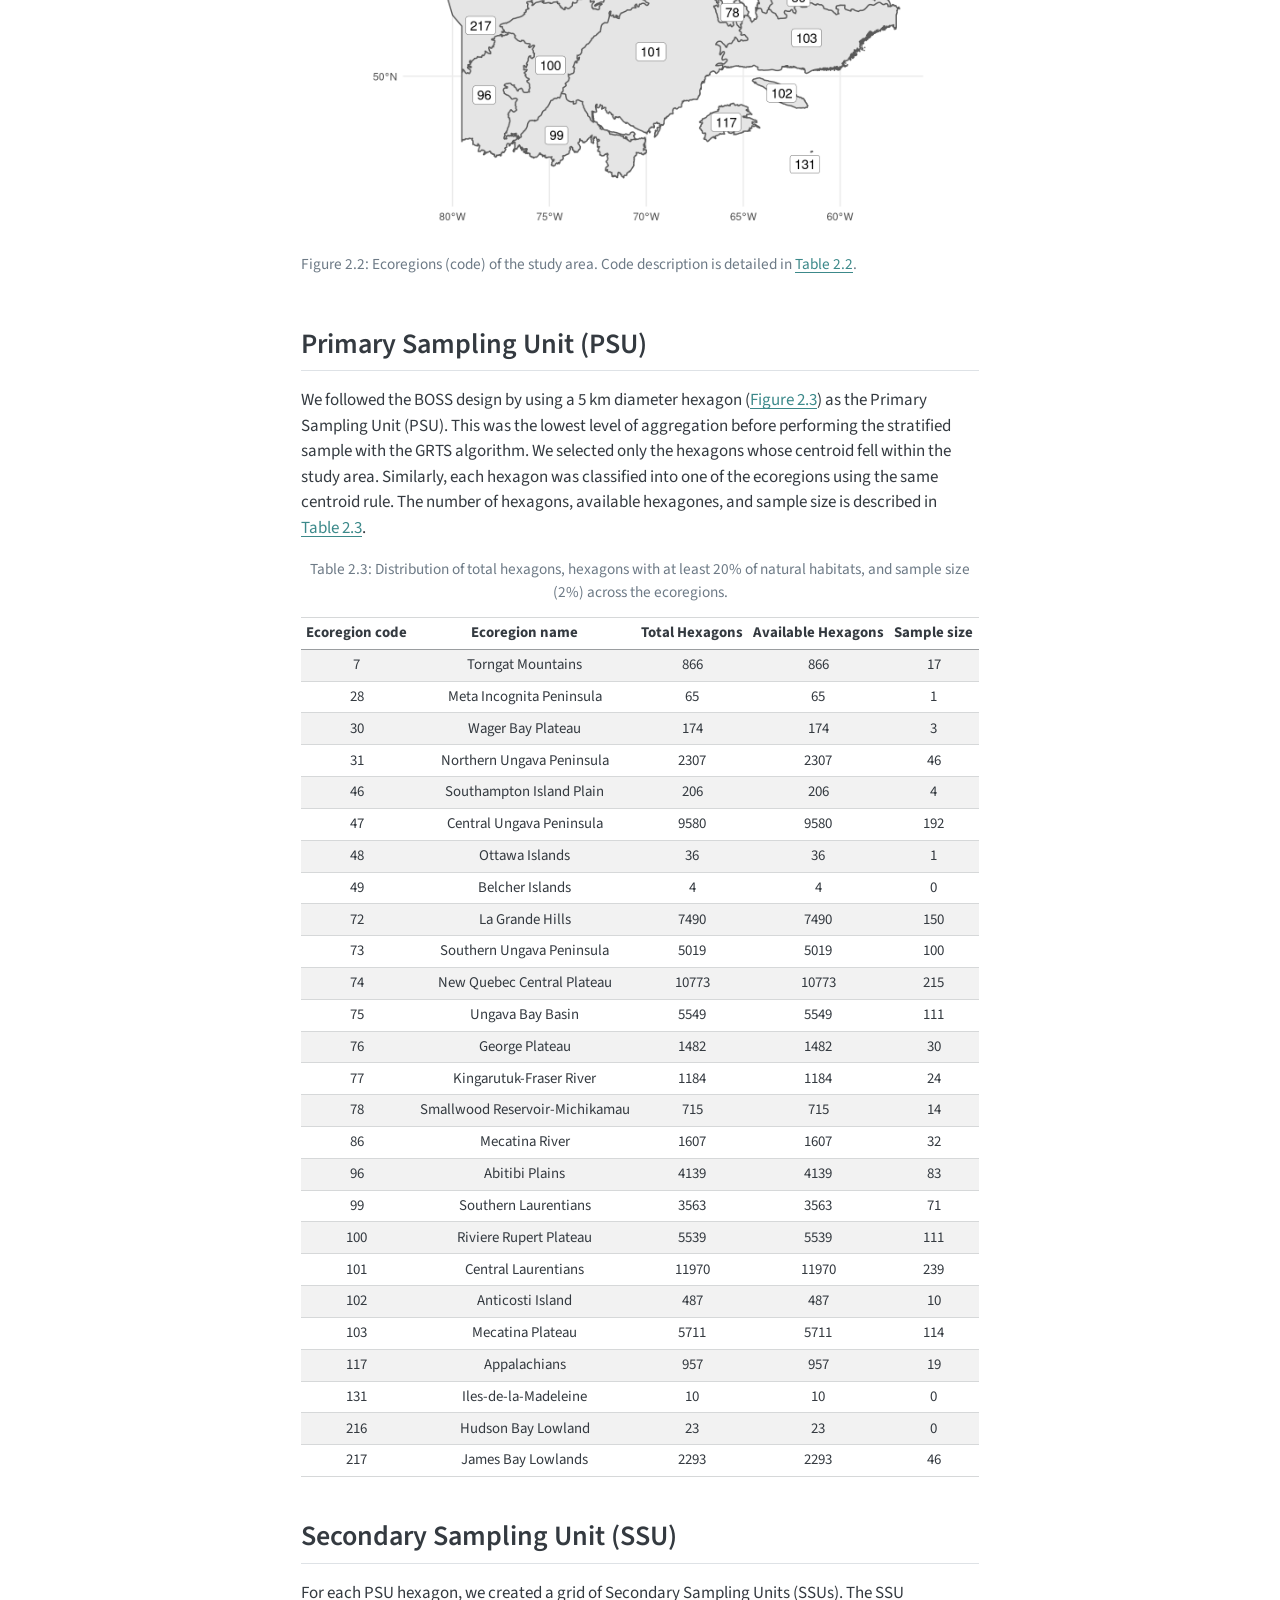
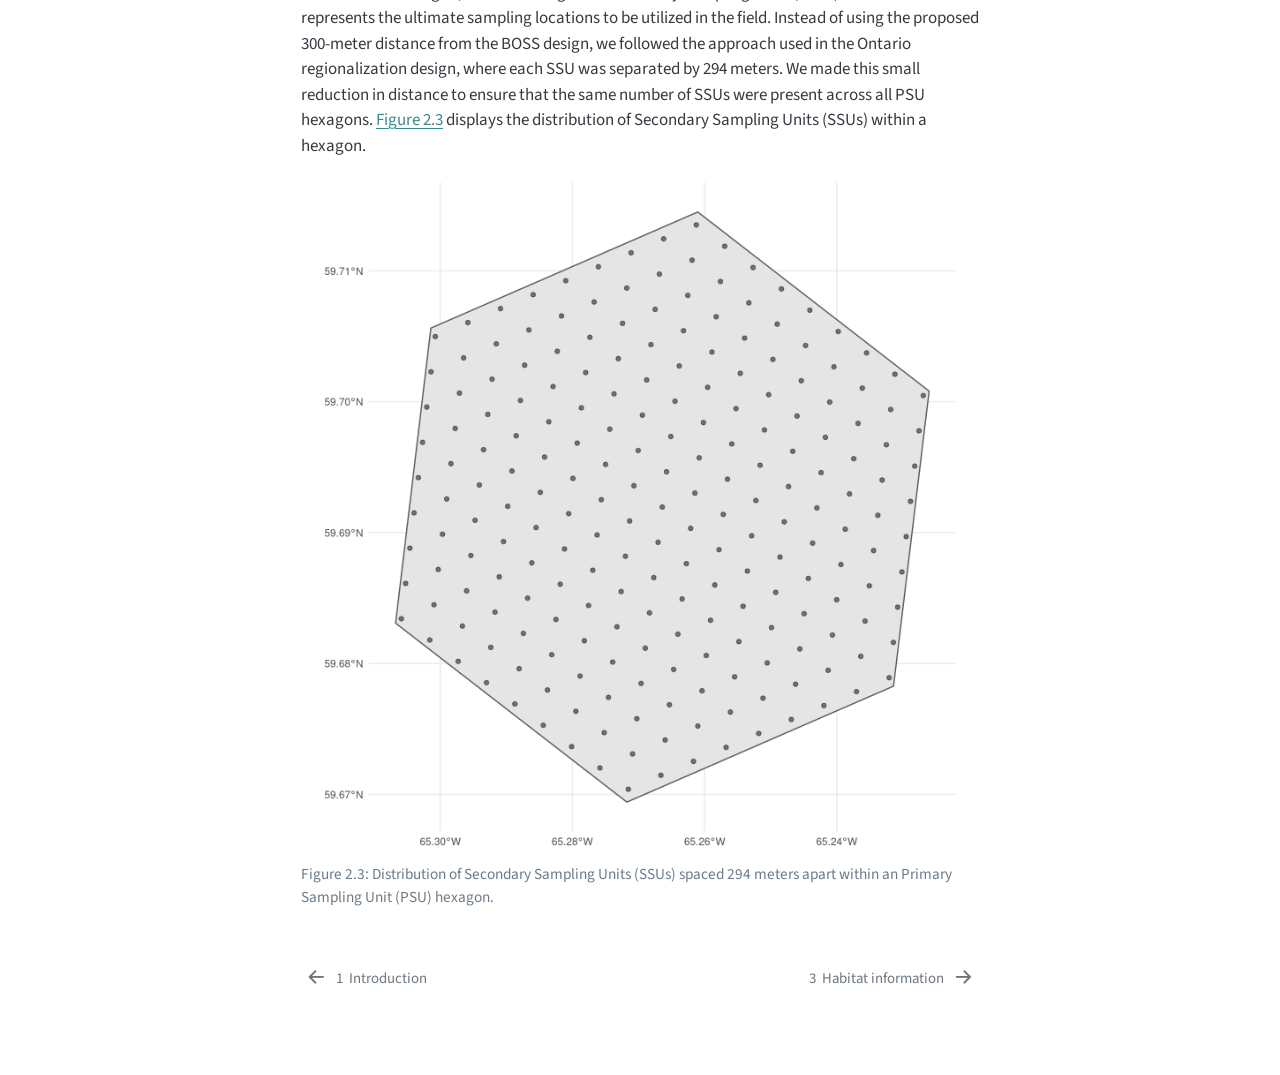
<file: studyArea.html>
<!DOCTYPE html>
<html xmlns="http://www.w3.org/1999/xhtml" lang="en" xml:lang="en"><head>

<meta charset="utf-8">
<meta name="generator" content="quarto-1.8.26">

<meta name="viewport" content="width=device-width, initial-scale=1.0, user-scalable=yes">


<title>2&nbsp; Sampling frame – A Spatially Balanced Sampling Design for Boreal Bird Monitoring in Quebec</title>
<style>
code{white-space: pre-wrap;}
span.smallcaps{font-variant: small-caps;}
div.columns{display: flex; gap: min(4vw, 1.5em);}
div.column{flex: auto; overflow-x: auto;}
div.hanging-indent{margin-left: 1.5em; text-indent: -1.5em;}
ul.task-list{list-style: none;}
ul.task-list li input[type="checkbox"] {
  width: 0.8em;
  margin: 0 0.8em 0.2em -1em; /* quarto-specific, see https://github.com/quarto-dev/quarto-cli/issues/4556 */ 
  vertical-align: middle;
}
/* CSS for citations */
div.csl-bib-body { }
div.csl-entry {
  clear: both;
  margin-bottom: 0em;
}
.hanging-indent div.csl-entry {
  margin-left:2em;
  text-indent:-2em;
}
div.csl-left-margin {
  min-width:2em;
  float:left;
}
div.csl-right-inline {
  margin-left:2em;
  padding-left:1em;
}
div.csl-indent {
  margin-left: 2em;
}</style>


<script src="site_libs/quarto-nav/quarto-nav.js"></script>
<script src="site_libs/quarto-nav/headroom.min.js"></script>
<script src="site_libs/clipboard/clipboard.min.js"></script>
<script src="site_libs/quarto-search/autocomplete.umd.js"></script>
<script src="site_libs/quarto-search/fuse.min.js"></script>
<script src="site_libs/quarto-search/quarto-search.js"></script>
<meta name="quarto:offset" content="./">
<link href="./habitat.html" rel="next">
<link href="./intro.html" rel="prev">
<script src="site_libs/quarto-html/quarto.js" type="module"></script>
<script src="site_libs/quarto-html/tabsets/tabsets.js" type="module"></script>
<script src="site_libs/quarto-html/axe/axe-check.js" type="module"></script>
<script src="site_libs/quarto-html/popper.min.js"></script>
<script src="site_libs/quarto-html/tippy.umd.min.js"></script>
<script src="site_libs/quarto-html/anchor.min.js"></script>
<link href="site_libs/quarto-html/tippy.css" rel="stylesheet">
<link href="site_libs/quarto-html/quarto-syntax-highlighting-587c61ba64f3a5504c4d52d930310e48.css" rel="stylesheet" id="quarto-text-highlighting-styles">
<script src="site_libs/bootstrap/bootstrap.min.js"></script>
<link href="site_libs/bootstrap/bootstrap-icons.css" rel="stylesheet">
<link href="site_libs/bootstrap/bootstrap-8dc48bd3be3260c3869f38c2528937fe.min.css" rel="stylesheet" append-hash="true" id="quarto-bootstrap" data-mode="light">
<script id="quarto-search-options" type="application/json">{
  "location": "sidebar",
  "copy-button": false,
  "collapse-after": 3,
  "panel-placement": "start",
  "type": "textbox",
  "limit": 50,
  "keyboard-shortcut": [
    "f",
    "/",
    "s"
  ],
  "show-item-context": false,
  "language": {
    "search-no-results-text": "No results",
    "search-matching-documents-text": "matching documents",
    "search-copy-link-title": "Copy link to search",
    "search-hide-matches-text": "Hide additional matches",
    "search-more-match-text": "more match in this document",
    "search-more-matches-text": "more matches in this document",
    "search-clear-button-title": "Clear",
    "search-text-placeholder": "",
    "search-detached-cancel-button-title": "Cancel",
    "search-submit-button-title": "Submit",
    "search-label": "Search"
  }
}</script>


</head>

<body class="nav-sidebar floating quarto-light">

<div id="quarto-search-results"></div>
  <header id="quarto-header" class="headroom fixed-top">
  <nav class="quarto-secondary-nav">
    <div class="container-fluid d-flex">
      <button type="button" class="quarto-btn-toggle btn" data-bs-toggle="collapse" role="button" data-bs-target=".quarto-sidebar-collapse-item" aria-controls="quarto-sidebar" aria-expanded="false" aria-label="Toggle sidebar navigation" onclick="if (window.quartoToggleHeadroom) { window.quartoToggleHeadroom(); }">
        <i class="bi bi-layout-text-sidebar-reverse"></i>
      </button>
        <nav class="quarto-page-breadcrumbs" aria-label="breadcrumb"><ol class="breadcrumb"><li class="breadcrumb-item"><a href="./studyArea.html"><span class="chapter-number">2</span>&nbsp; <span class="chapter-title">Sampling frame</span></a></li></ol></nav>
        <a class="flex-grow-1" role="navigation" data-bs-toggle="collapse" data-bs-target=".quarto-sidebar-collapse-item" aria-controls="quarto-sidebar" aria-expanded="false" aria-label="Toggle sidebar navigation" onclick="if (window.quartoToggleHeadroom) { window.quartoToggleHeadroom(); }">      
        </a>
      <button type="button" class="btn quarto-search-button" aria-label="Search" onclick="window.quartoOpenSearch();">
        <i class="bi bi-search"></i>
      </button>
    </div>
  </nav>
</header>
<!-- content -->
<div id="quarto-content" class="quarto-container page-columns page-rows-contents page-layout-article">
<!-- sidebar -->
  <nav id="quarto-sidebar" class="sidebar collapse collapse-horizontal quarto-sidebar-collapse-item sidebar-navigation floating overflow-auto">
    <div class="pt-lg-2 mt-2 text-left sidebar-header">
    <div class="sidebar-title mb-0 py-0">
      <a href="./">A Spatially Balanced Sampling Design for Boreal Bird Monitoring in Quebec</a> 
        <div class="sidebar-tools-main tools-wide">
    <a href="https://github.com/willvieira/sampling_BMS/" title="Source Code" class="quarto-navigation-tool px-1" aria-label="Source Code"><i class="bi bi-github"></i></a>
    <a href="./A-Spatially-Balanced-Sampling-Design-for-Boreal-Bird-Monitoring-in-Quebec.pdf" title="Download PDF" class="quarto-navigation-tool px-1" aria-label="Download PDF"><i class="bi bi-file-pdf"></i></a>
    <a href="https://twitter.com/intent/tweet?url=|url|" title="Twitter" class="quarto-navigation-tool px-1" aria-label="Twitter"><i class="bi bi-twitter"></i></a>
</div>
    </div>
      </div>
        <div class="mt-2 flex-shrink-0 align-items-center">
        <div class="sidebar-search">
        <div id="quarto-search" class="" title="Search"></div>
        </div>
        </div>
    <div class="sidebar-menu-container"> 
    <ul class="list-unstyled mt-1">
        <li class="sidebar-item">
  <div class="sidebar-item-container"> 
  <a href="./index.html" class="sidebar-item-text sidebar-link">
 <span class="menu-text">Welcome</span></a>
  </div>
</li>
        <li class="sidebar-item">
  <div class="sidebar-item-container"> 
  <a href="./intro.html" class="sidebar-item-text sidebar-link">
 <span class="menu-text"><span class="chapter-number">1</span>&nbsp; <span class="chapter-title">Introduction</span></span></a>
  </div>
</li>
        <li class="sidebar-item">
  <div class="sidebar-item-container"> 
  <a href="./studyArea.html" class="sidebar-item-text sidebar-link active">
 <span class="menu-text"><span class="chapter-number">2</span>&nbsp; <span class="chapter-title">Sampling frame</span></span></a>
  </div>
</li>
        <li class="sidebar-item sidebar-item-section">
      <div class="sidebar-item-container"> 
            <a class="sidebar-item-text sidebar-link text-start" data-bs-toggle="collapse" data-bs-target="#quarto-sidebar-section-1" role="navigation" aria-expanded="true">
 <span class="menu-text">PSU inclusion probability</span></a>
          <a class="sidebar-item-toggle text-start" data-bs-toggle="collapse" data-bs-target="#quarto-sidebar-section-1" role="navigation" aria-expanded="true" aria-label="Toggle section">
            <i class="bi bi-chevron-right ms-2"></i>
          </a> 
      </div>
      <ul id="quarto-sidebar-section-1" class="collapse list-unstyled sidebar-section depth1 show">  
          <li class="sidebar-item">
  <div class="sidebar-item-container"> 
  <a href="./habitat.html" class="sidebar-item-text sidebar-link">
 <span class="menu-text"><span class="chapter-number">3</span>&nbsp; <span class="chapter-title">Habitat information</span></span></a>
  </div>
</li>
          <li class="sidebar-item">
  <div class="sidebar-item-container"> 
  <a href="./cost.html" class="sidebar-item-text sidebar-link">
 <span class="menu-text"><span class="chapter-number">4</span>&nbsp; <span class="chapter-title">Cost information</span></span></a>
  </div>
</li>
          <li class="sidebar-item">
  <div class="sidebar-item-container"> 
  <a href="./legacy.html" class="sidebar-item-text sidebar-link">
 <span class="menu-text"><span class="chapter-number">5</span>&nbsp; <span class="chapter-title">Legacy and iconic sites</span></span></a>
  </div>
</li>
      </ul>
  </li>
        <li class="sidebar-item sidebar-item-section">
      <div class="sidebar-item-container"> 
            <a class="sidebar-item-text sidebar-link text-start" data-bs-toggle="collapse" data-bs-target="#quarto-sidebar-section-2" role="navigation" aria-expanded="true">
 <span class="menu-text">Sampling design</span></a>
          <a class="sidebar-item-toggle text-start" data-bs-toggle="collapse" data-bs-target="#quarto-sidebar-section-2" role="navigation" aria-expanded="true" aria-label="Toggle section">
            <i class="bi bi-chevron-right ms-2"></i>
          </a> 
      </div>
      <ul id="quarto-sidebar-section-2" class="collapse list-unstyled sidebar-section depth1 show">  
          <li class="sidebar-item">
  <div class="sidebar-item-container"> 
  <a href="./PSU.html" class="sidebar-item-text sidebar-link">
 <span class="menu-text"><span class="chapter-number">6</span>&nbsp; <span class="chapter-title">Primary sampling unity</span></span></a>
  </div>
</li>
          <li class="sidebar-item">
  <div class="sidebar-item-container"> 
  <a href="./SSU.html" class="sidebar-item-text sidebar-link">
 <span class="menu-text"><span class="chapter-number">7</span>&nbsp; <span class="chapter-title">Secondary sampling unity</span></span></a>
  </div>
</li>
      </ul>
  </li>
        <li class="sidebar-item sidebar-item-section">
      <div class="sidebar-item-container"> 
            <a class="sidebar-item-text sidebar-link text-start" data-bs-toggle="collapse" data-bs-target="#quarto-sidebar-section-3" role="navigation" aria-expanded="true">
 <span class="menu-text">Appendices</span></a>
          <a class="sidebar-item-toggle text-start" data-bs-toggle="collapse" data-bs-target="#quarto-sidebar-section-3" role="navigation" aria-expanded="true" aria-label="Toggle section">
            <i class="bi bi-chevron-right ms-2"></i>
          </a> 
      </div>
      <ul id="quarto-sidebar-section-3" class="collapse list-unstyled sidebar-section depth1 show">  
          <li class="sidebar-item">
  <div class="sidebar-item-container"> 
  <a href="./runGRTSexample.html" class="sidebar-item-text sidebar-link">
 <span class="menu-text"><span class="chapter-number">8</span>&nbsp; <span class="chapter-title">A guide for BMS sampling design with R</span></span></a>
  </div>
</li>
          <li class="sidebar-item">
  <div class="sidebar-item-container"> 
  <a href="./ecosumm_habitat.html" class="sidebar-item-text sidebar-link">
 <span class="menu-text"><span class="chapter-number">9</span>&nbsp; <span class="chapter-title">Ecoregion summary: habitat</span></span></a>
  </div>
</li>
          <li class="sidebar-item">
  <div class="sidebar-item-container"> 
  <a href="./ecosumm_cost.html" class="sidebar-item-text sidebar-link">
 <span class="menu-text"><span class="chapter-number">10</span>&nbsp; <span class="chapter-title">Ecoregion summary: cost</span></span></a>
  </div>
</li>
          <li class="sidebar-item">
  <div class="sidebar-item-container"> 
  <a href="./ecosumm_legacySites.html" class="sidebar-item-text sidebar-link">
 <span class="menu-text"><span class="chapter-number">11</span>&nbsp; <span class="chapter-title">Ecoregion summary: historical sites</span></span></a>
  </div>
</li>
          <li class="sidebar-item">
  <div class="sidebar-item-container"> 
  <a href="./ecosumm_selection.html" class="sidebar-item-text sidebar-link">
 <span class="menu-text"><span class="chapter-number">12</span>&nbsp; <span class="chapter-title">Ecoregion summary: selected hexagons</span></span></a>
  </div>
</li>
      </ul>
  </li>
        <li class="sidebar-item">
  <div class="sidebar-item-container"> 
  <a href="./references.html" class="sidebar-item-text sidebar-link">
 <span class="menu-text">References</span></a>
  </div>
</li>
    </ul>
    </div>
</nav>
<div id="quarto-sidebar-glass" class="quarto-sidebar-collapse-item" data-bs-toggle="collapse" data-bs-target=".quarto-sidebar-collapse-item"></div>
<!-- margin-sidebar -->
    <div id="quarto-margin-sidebar" class="sidebar margin-sidebar">
        <nav id="TOC" role="doc-toc" class="toc-active">
    <h2 id="toc-title">Table of contents</h2>
   
  <ul>
  <li><a href="#area-of-study" id="toc-area-of-study" class="nav-link active" data-scroll-target="#area-of-study">Area of study</a></li>
  <li><a href="#ecoregion" id="toc-ecoregion" class="nav-link" data-scroll-target="#ecoregion">Ecoregion</a></li>
  <li><a href="#primary-sampling-unit-psu" id="toc-primary-sampling-unit-psu" class="nav-link" data-scroll-target="#primary-sampling-unit-psu">Primary Sampling Unit (PSU)</a></li>
  <li><a href="#secondary-sampling-unit-ssu" id="toc-secondary-sampling-unit-ssu" class="nav-link" data-scroll-target="#secondary-sampling-unit-ssu">Secondary Sampling Unit (SSU)</a></li>
  </ul>
<div class="toc-actions"><ul><li><a href="https://github.com/willvieira/sampling_BMS/issues/new" class="toc-action"><i class="bi bi-github"></i>Report an issue</a></li></ul></div></nav>
    </div>
<!-- main -->
<main class="content" id="quarto-document-content">

<header id="title-block-header" class="quarto-title-block default">
<div class="quarto-title">
<h1 class="title"><span id="sec-sampling-frame" class="quarto-section-identifier"><span class="chapter-number">2</span>&nbsp; <span class="chapter-title">Sampling frame</span></span></h1>
</div>



<div class="quarto-title-meta">

    
  
    
  </div>
  


</header>


<section id="area-of-study" class="level2">
<h2 class="anchored" data-anchor-id="area-of-study">Area of study</h2>
<p>The study area for Quebec is outlined in <a href="#fig-study-area" class="quarto-xref">Figure&nbsp;<span>2.1</span></a>. It was expanded beyond the Boreal boundary to include the Arctic ecosystems. The study area contains a total of 7 ecozones, and their sizes and proportions are described in <a href="#tbl-ecozone" class="quarto-xref">Table&nbsp;<span>2.1</span></a>:</p>
<div class="cell">
<div id="tbl-ecozone" class="cell quarto-float quarto-figure quarto-figure-center anchored">
<figure class="quarto-float quarto-float-tbl figure">
<figcaption class="quarto-float-caption-top quarto-float-caption quarto-float-tbl" id="tbl-ecozone-caption-0ceaefa1-69ba-4598-a22c-09a6ac19f8ca">
Table&nbsp;2.1: Area (in hectares) and proportion of ecozones covered by the study area.
</figcaption>
<div aria-describedby="tbl-ecozone-caption-0ceaefa1-69ba-4598-a22c-09a6ac19f8ca">
<div class="cell-output-display">
<table class="do-not-create-environment cell caption-top table table-sm table-striped small">
<thead>
<tr class="header">
<th style="text-align: center;">Ecozone</th>
<th style="text-align: center;">Area (% prop)</th>
</tr>
</thead>
<tbody>
<tr class="odd">
<td style="text-align: center;">Taiga Shield</td>
<td style="text-align: center;">56275939 (35.74)</td>
</tr>
<tr class="even">
<td style="text-align: center;">Boreal Shield</td>
<td style="text-align: center;">51342357 (32.61)</td>
</tr>
<tr class="odd">
<td style="text-align: center;">Southern Arctic</td>
<td style="text-align: center;">27378100 (17.39)</td>
</tr>
<tr class="even">
<td style="text-align: center;">Northern Arctic</td>
<td style="text-align: center;">12918116 (8.2)</td>
</tr>
<tr class="odd">
<td style="text-align: center;">Hudson Plain</td>
<td style="text-align: center;">6235409 (3.96)</td>
</tr>
<tr class="even">
<td style="text-align: center;">Arctic Cordillera</td>
<td style="text-align: center;">1713974 (1.09)</td>
</tr>
<tr class="odd">
<td style="text-align: center;">Atlantic Maritime</td>
<td style="text-align: center;">1587877 (1.01)</td>
</tr>
</tbody>
</table>
</div>
</div>
</figure>
</div>
</div>
<div class="cell">
<div class="cell-output-display">
<div id="fig-study-area" class="quarto-float quarto-figure quarto-figure-center anchored">
<figure class="quarto-float quarto-float-fig figure">
<div aria-describedby="fig-study-area-caption-0ceaefa1-69ba-4598-a22c-09a6ac19f8ca">
<img src="studyArea_files/figure-html/fig-study-area-1.png" class="img-fluid figure-img" width="720">
</div>
<figcaption class="quarto-float-caption-bottom quarto-float-caption quarto-float-fig" id="fig-study-area-caption-0ceaefa1-69ba-4598-a22c-09a6ac19f8ca">
Figure&nbsp;2.1: Study area (colored polygons) and its ecozone. The ecozone map was extracted from the Terrestrial Ecoregions of Canada data product - Government of Canada; Agriculture and Agri-Food Canada.
</figcaption>
</figure>
</div>
</div>
</div>
<p>In order to accommodate habitat heterogeneity, the study area was hierarchically stratified into different levels of spatial aggregation. Below, we will provide a brief description of each of these strata, ranging from the ecoregion level to the specific sampling point level. For a more comprehensive explanation of the reasoning behind each stratification, please refer to <span class="citation" data-cites="Wilgenburg2020">Van Wilgenburg (<a href="references.html#ref-Wilgenburg2020" role="doc-biblioref">2020</a>)</span>.</p>
</section>
<section id="ecoregion" class="level2">
<h2 class="anchored" data-anchor-id="ecoregion">Ecoregion</h2>
<p>The ecoregion is the first level of aggregation in the sampling design. The sample size and habitat inclusion probability (described in the next chapter) are defined for each separate ecoregion. There are a total of 26 ecoregions in the study area (<a href="#fig-ecoregion" class="quarto-xref">Figure&nbsp;<span>2.2</span></a>), and their details are described in <a href="#tbl-ecoregion" class="quarto-xref">Table&nbsp;<span>2.2</span></a>. Ecoregion 131 was excluded from the study area because it was too small to support enough sampling points for the random sampling design.</p>
<div class="cell">
<div id="tbl-ecoregion" class="cell quarto-float quarto-figure quarto-figure-center anchored">
<figure class="quarto-float quarto-float-tbl figure">
<figcaption class="quarto-float-caption-top quarto-float-caption quarto-float-tbl" id="tbl-ecoregion-caption-0ceaefa1-69ba-4598-a22c-09a6ac19f8ca">
Table&nbsp;2.2: Area (in hectares) and proportion of ecozones covered by the study area.
</figcaption>
<div aria-describedby="tbl-ecoregion-caption-0ceaefa1-69ba-4598-a22c-09a6ac19f8ca">
<div class="cell-output-display">
<table class="do-not-create-environment cell caption-top table table-sm table-striped small">
<thead>
<tr class="header">
<th style="text-align: center;">Code</th>
<th style="text-align: center;">Name</th>
<th style="text-align: center;">Area (% prop)</th>
</tr>
</thead>
<tbody>
<tr class="odd">
<td style="text-align: center;">101</td>
<td style="text-align: center;">Central Laurentians</td>
<td style="text-align: center;">19431698 (12.35)</td>
</tr>
<tr class="even">
<td style="text-align: center;">47</td>
<td style="text-align: center;">Central Ungava Peninsula</td>
<td style="text-align: center;">18114106 (11.51)</td>
</tr>
<tr class="odd">
<td style="text-align: center;">74</td>
<td style="text-align: center;">New Quebec Central Plateau</td>
<td style="text-align: center;">17262947 (10.97)</td>
</tr>
<tr class="even">
<td style="text-align: center;">72</td>
<td style="text-align: center;">La Grande Hills</td>
<td style="text-align: center;">12929820 (8.22)</td>
</tr>
<tr class="odd">
<td style="text-align: center;">75</td>
<td style="text-align: center;">Ungava Bay Basin</td>
<td style="text-align: center;">9671186 (6.15)</td>
</tr>
<tr class="even">
<td style="text-align: center;">103</td>
<td style="text-align: center;">Mecatina Plateau</td>
<td style="text-align: center;">9388108 (5.97)</td>
</tr>
<tr class="odd">
<td style="text-align: center;">100</td>
<td style="text-align: center;">Riviere Rupert Plateau</td>
<td style="text-align: center;">9083301 (5.77)</td>
</tr>
<tr class="even">
<td style="text-align: center;">73</td>
<td style="text-align: center;">Southern Ungava Peninsula</td>
<td style="text-align: center;">8247511 (5.24)</td>
</tr>
<tr class="odd">
<td style="text-align: center;">96</td>
<td style="text-align: center;">Abitibi Plains</td>
<td style="text-align: center;">6787969 (4.31)</td>
</tr>
<tr class="even">
<td style="text-align: center;">99</td>
<td style="text-align: center;">Southern Laurentians</td>
<td style="text-align: center;">5853410 (3.72)</td>
</tr>
<tr class="odd">
<td style="text-align: center;">48</td>
<td style="text-align: center;">Ottawa Islands</td>
<td style="text-align: center;">5766770 (3.67)</td>
</tr>
<tr class="even">
<td style="text-align: center;">31</td>
<td style="text-align: center;">Northern Ungava Peninsula</td>
<td style="text-align: center;">5714604 (3.63)</td>
</tr>
<tr class="odd">
<td style="text-align: center;">28</td>
<td style="text-align: center;">Meta Incognita Peninsula</td>
<td style="text-align: center;">5295229 (3.37)</td>
</tr>
<tr class="even">
<td style="text-align: center;">217</td>
<td style="text-align: center;">James Bay Lowlands</td>
<td style="text-align: center;">4482672 (2.85)</td>
</tr>
<tr class="odd">
<td style="text-align: center;">86</td>
<td style="text-align: center;">Mecatina River</td>
<td style="text-align: center;">2552186 (1.62)</td>
</tr>
<tr class="even">
<td style="text-align: center;">46</td>
<td style="text-align: center;">Southampton Island Plain</td>
<td style="text-align: center;">2550507 (1.62)</td>
</tr>
<tr class="odd">
<td style="text-align: center;">76</td>
<td style="text-align: center;">George Plateau</td>
<td style="text-align: center;">2501318 (1.59)</td>
</tr>
<tr class="even">
<td style="text-align: center;">30</td>
<td style="text-align: center;">Wager Bay Plateau</td>
<td style="text-align: center;">1908283 (1.21)</td>
</tr>
<tr class="odd">
<td style="text-align: center;">77</td>
<td style="text-align: center;">Kingarutuk-Fraser River</td>
<td style="text-align: center;">1861164 (1.18)</td>
</tr>
<tr class="even">
<td style="text-align: center;">216</td>
<td style="text-align: center;">Hudson Bay Lowland</td>
<td style="text-align: center;">1752738 (1.11)</td>
</tr>
<tr class="odd">
<td style="text-align: center;">7</td>
<td style="text-align: center;">Torngat Mountains</td>
<td style="text-align: center;">1713974 (1.09)</td>
</tr>
<tr class="even">
<td style="text-align: center;">117</td>
<td style="text-align: center;">Appalachians</td>
<td style="text-align: center;">1553719 (0.99)</td>
</tr>
<tr class="odd">
<td style="text-align: center;">78</td>
<td style="text-align: center;">Smallwood Reservoir-Michikamau</td>
<td style="text-align: center;">1148044 (0.73)</td>
</tr>
<tr class="even">
<td style="text-align: center;">49</td>
<td style="text-align: center;">Belcher Islands</td>
<td style="text-align: center;">946717 (0.6)</td>
</tr>
<tr class="odd">
<td style="text-align: center;">102</td>
<td style="text-align: center;">Anticosti Island</td>
<td style="text-align: center;">790375 (0.5)</td>
</tr>
<tr class="even">
<td style="text-align: center;">131</td>
<td style="text-align: center;">Iles-de-la-Madeleine</td>
<td style="text-align: center;">34149 (0.02)</td>
</tr>
</tbody>
</table>
</div>
</div>
</figure>
</div>
</div>
<p>The sample size for this study was determined solely based on the size of the ecoregion. While the BOSS design considered bird species richness to increase sampling in regions with more bird species, we chose not to use this metric because it may be biased by sampling efforts in the southern region, potentially increasing sampling bias in already well-covered regions. Our goal was to sample 2% of the available hexagons (PSU described below) in each ecoregion. We defined a hexagon as available for sampling if at least 20% of it contained natural habitat types.</p>
<div class="cell">
<div class="cell-output-display">
<div id="fig-ecoregion" class="quarto-float quarto-figure quarto-figure-center anchored">
<figure class="quarto-float quarto-float-fig figure">
<div aria-describedby="fig-ecoregion-caption-0ceaefa1-69ba-4598-a22c-09a6ac19f8ca">
<img src="studyArea_files/figure-html/fig-ecoregion-1.png" class="img-fluid figure-img" width="768">
</div>
<figcaption class="quarto-float-caption-bottom quarto-float-caption quarto-float-fig" id="fig-ecoregion-caption-0ceaefa1-69ba-4598-a22c-09a6ac19f8ca">
Figure&nbsp;2.2: Ecoregions (code) of the study area. Code description is detailed in <a href="#tbl-ecoregion" class="quarto-xref">Table&nbsp;<span>2.2</span></a>.
</figcaption>
</figure>
</div>
</div>
</div>
</section>
<section id="primary-sampling-unit-psu" class="level2">
<h2 class="anchored" data-anchor-id="primary-sampling-unit-psu">Primary Sampling Unit (PSU)</h2>
<p>We followed the BOSS design by using a 5 km diameter hexagon (<a href="#fig-PSUSSU" class="quarto-xref">Figure&nbsp;<span>2.3</span></a>) as the Primary Sampling Unit (PSU). This was the lowest level of aggregation before performing the stratified sample with the GRTS algorithm. We selected only the hexagons whose centroid fell within the study area. Similarly, each hexagon was classified into one of the ecoregions using the same centroid rule. The number of hexagons, available hexagones, and sample size is described in <a href="#tbl-sampleSize" class="quarto-xref">Table&nbsp;<span>2.3</span></a>.</p>
<div class="cell">
<div id="tbl-sampleSize" class="cell quarto-float quarto-figure quarto-figure-center anchored">
<figure class="quarto-float quarto-float-tbl figure">
<figcaption class="quarto-float-caption-top quarto-float-caption quarto-float-tbl" id="tbl-sampleSize-caption-0ceaefa1-69ba-4598-a22c-09a6ac19f8ca">
Table&nbsp;2.3: Distribution of total hexagons, hexagons with at least 20% of natural habitats, and sample size (2%) across the ecoregions.
</figcaption>
<div aria-describedby="tbl-sampleSize-caption-0ceaefa1-69ba-4598-a22c-09a6ac19f8ca">
<div class="cell-output-display">
<table class="do-not-create-environment cell caption-top table table-sm table-striped small">
<colgroup>
<col style="width: 16%">
<col style="width: 32%">
<col style="width: 16%">
<col style="width: 20%">
<col style="width: 13%">
</colgroup>
<thead>
<tr class="header">
<th style="text-align: center;">Ecoregion code</th>
<th style="text-align: center;">Ecoregion name</th>
<th style="text-align: center;">Total Hexagons</th>
<th style="text-align: center;">Available Hexagons</th>
<th style="text-align: center;">Sample size</th>
</tr>
</thead>
<tbody>
<tr class="odd">
<td style="text-align: center;">7</td>
<td style="text-align: center;">Torngat Mountains</td>
<td style="text-align: center;">866</td>
<td style="text-align: center;">866</td>
<td style="text-align: center;">17</td>
</tr>
<tr class="even">
<td style="text-align: center;">28</td>
<td style="text-align: center;">Meta Incognita Peninsula</td>
<td style="text-align: center;">65</td>
<td style="text-align: center;">65</td>
<td style="text-align: center;">1</td>
</tr>
<tr class="odd">
<td style="text-align: center;">30</td>
<td style="text-align: center;">Wager Bay Plateau</td>
<td style="text-align: center;">174</td>
<td style="text-align: center;">174</td>
<td style="text-align: center;">3</td>
</tr>
<tr class="even">
<td style="text-align: center;">31</td>
<td style="text-align: center;">Northern Ungava Peninsula</td>
<td style="text-align: center;">2307</td>
<td style="text-align: center;">2307</td>
<td style="text-align: center;">46</td>
</tr>
<tr class="odd">
<td style="text-align: center;">46</td>
<td style="text-align: center;">Southampton Island Plain</td>
<td style="text-align: center;">206</td>
<td style="text-align: center;">206</td>
<td style="text-align: center;">4</td>
</tr>
<tr class="even">
<td style="text-align: center;">47</td>
<td style="text-align: center;">Central Ungava Peninsula</td>
<td style="text-align: center;">9580</td>
<td style="text-align: center;">9580</td>
<td style="text-align: center;">192</td>
</tr>
<tr class="odd">
<td style="text-align: center;">48</td>
<td style="text-align: center;">Ottawa Islands</td>
<td style="text-align: center;">36</td>
<td style="text-align: center;">36</td>
<td style="text-align: center;">1</td>
</tr>
<tr class="even">
<td style="text-align: center;">49</td>
<td style="text-align: center;">Belcher Islands</td>
<td style="text-align: center;">4</td>
<td style="text-align: center;">4</td>
<td style="text-align: center;">0</td>
</tr>
<tr class="odd">
<td style="text-align: center;">72</td>
<td style="text-align: center;">La Grande Hills</td>
<td style="text-align: center;">7490</td>
<td style="text-align: center;">7490</td>
<td style="text-align: center;">150</td>
</tr>
<tr class="even">
<td style="text-align: center;">73</td>
<td style="text-align: center;">Southern Ungava Peninsula</td>
<td style="text-align: center;">5019</td>
<td style="text-align: center;">5019</td>
<td style="text-align: center;">100</td>
</tr>
<tr class="odd">
<td style="text-align: center;">74</td>
<td style="text-align: center;">New Quebec Central Plateau</td>
<td style="text-align: center;">10773</td>
<td style="text-align: center;">10773</td>
<td style="text-align: center;">215</td>
</tr>
<tr class="even">
<td style="text-align: center;">75</td>
<td style="text-align: center;">Ungava Bay Basin</td>
<td style="text-align: center;">5549</td>
<td style="text-align: center;">5549</td>
<td style="text-align: center;">111</td>
</tr>
<tr class="odd">
<td style="text-align: center;">76</td>
<td style="text-align: center;">George Plateau</td>
<td style="text-align: center;">1482</td>
<td style="text-align: center;">1482</td>
<td style="text-align: center;">30</td>
</tr>
<tr class="even">
<td style="text-align: center;">77</td>
<td style="text-align: center;">Kingarutuk-Fraser River</td>
<td style="text-align: center;">1184</td>
<td style="text-align: center;">1184</td>
<td style="text-align: center;">24</td>
</tr>
<tr class="odd">
<td style="text-align: center;">78</td>
<td style="text-align: center;">Smallwood Reservoir-Michikamau</td>
<td style="text-align: center;">715</td>
<td style="text-align: center;">715</td>
<td style="text-align: center;">14</td>
</tr>
<tr class="even">
<td style="text-align: center;">86</td>
<td style="text-align: center;">Mecatina River</td>
<td style="text-align: center;">1607</td>
<td style="text-align: center;">1607</td>
<td style="text-align: center;">32</td>
</tr>
<tr class="odd">
<td style="text-align: center;">96</td>
<td style="text-align: center;">Abitibi Plains</td>
<td style="text-align: center;">4139</td>
<td style="text-align: center;">4139</td>
<td style="text-align: center;">83</td>
</tr>
<tr class="even">
<td style="text-align: center;">99</td>
<td style="text-align: center;">Southern Laurentians</td>
<td style="text-align: center;">3563</td>
<td style="text-align: center;">3563</td>
<td style="text-align: center;">71</td>
</tr>
<tr class="odd">
<td style="text-align: center;">100</td>
<td style="text-align: center;">Riviere Rupert Plateau</td>
<td style="text-align: center;">5539</td>
<td style="text-align: center;">5539</td>
<td style="text-align: center;">111</td>
</tr>
<tr class="even">
<td style="text-align: center;">101</td>
<td style="text-align: center;">Central Laurentians</td>
<td style="text-align: center;">11970</td>
<td style="text-align: center;">11970</td>
<td style="text-align: center;">239</td>
</tr>
<tr class="odd">
<td style="text-align: center;">102</td>
<td style="text-align: center;">Anticosti Island</td>
<td style="text-align: center;">487</td>
<td style="text-align: center;">487</td>
<td style="text-align: center;">10</td>
</tr>
<tr class="even">
<td style="text-align: center;">103</td>
<td style="text-align: center;">Mecatina Plateau</td>
<td style="text-align: center;">5711</td>
<td style="text-align: center;">5711</td>
<td style="text-align: center;">114</td>
</tr>
<tr class="odd">
<td style="text-align: center;">117</td>
<td style="text-align: center;">Appalachians</td>
<td style="text-align: center;">957</td>
<td style="text-align: center;">957</td>
<td style="text-align: center;">19</td>
</tr>
<tr class="even">
<td style="text-align: center;">131</td>
<td style="text-align: center;">Iles-de-la-Madeleine</td>
<td style="text-align: center;">10</td>
<td style="text-align: center;">10</td>
<td style="text-align: center;">0</td>
</tr>
<tr class="odd">
<td style="text-align: center;">216</td>
<td style="text-align: center;">Hudson Bay Lowland</td>
<td style="text-align: center;">23</td>
<td style="text-align: center;">23</td>
<td style="text-align: center;">0</td>
</tr>
<tr class="even">
<td style="text-align: center;">217</td>
<td style="text-align: center;">James Bay Lowlands</td>
<td style="text-align: center;">2293</td>
<td style="text-align: center;">2293</td>
<td style="text-align: center;">46</td>
</tr>
</tbody>
</table>
</div>
</div>
</figure>
</div>
</div>
</section>
<section id="secondary-sampling-unit-ssu" class="level2">
<h2 class="anchored" data-anchor-id="secondary-sampling-unit-ssu">Secondary Sampling Unit (SSU)</h2>
<p>For each PSU hexagon, we created a grid of Secondary Sampling Units (SSUs). The SSU represents the ultimate sampling locations to be utilized in the field. Instead of using the proposed 300-meter distance from the BOSS design, we followed the approach used in the Ontario regionalization design, where each SSU was separated by 294 meters. We made this small reduction in distance to ensure that the same number of SSUs were present across all PSU hexagons. <a href="#fig-PSUSSU" class="quarto-xref">Figure&nbsp;<span>2.3</span></a> displays the distribution of Secondary Sampling Units (SSUs) within a hexagon.</p>
<div class="cell">
<div class="cell-output-display">
<div id="fig-PSUSSU" class="quarto-float quarto-figure quarto-figure-center anchored">
<figure class="quarto-float quarto-float-fig figure">
<div aria-describedby="fig-PSUSSU-caption-0ceaefa1-69ba-4598-a22c-09a6ac19f8ca">
<img src="studyArea_files/figure-html/fig-PSUSSU-1.png" class="img-fluid figure-img" width="768">
</div>
<figcaption class="quarto-float-caption-bottom quarto-float-caption quarto-float-fig" id="fig-PSUSSU-caption-0ceaefa1-69ba-4598-a22c-09a6ac19f8ca">
Figure&nbsp;2.3: Distribution of Secondary Sampling Units (SSUs) spaced 294 meters apart within an Primary Sampling Unit (PSU) hexagon.
</figcaption>
</figure>
</div>
</div>
</div>


<div id="refs" class="references csl-bib-body hanging-indent" data-entry-spacing="0" role="list" style="display: none">
<div id="ref-Wilgenburg2020" class="csl-entry" role="listitem">
Van Wilgenburg, C. Lisa AND Campbell, Steven L. AND Mahon. 2020. <span>“A Cost Efficient Spatially Balanced Hierarchical Sampling Design for Monitoring Boreal Birds Incorporating Access Costs and Habitat Stratification.”</span> <em>PLOS ONE</em> 15 (6): 1–28. <a href="https://doi.org/10.1371/journal.pone.0234494">https://doi.org/10.1371/journal.pone.0234494</a>.
</div>
</div>
</section>

</main> <!-- /main -->
<script id="quarto-html-after-body" type="application/javascript">
  window.document.addEventListener("DOMContentLoaded", function (event) {
    const icon = "";
    const anchorJS = new window.AnchorJS();
    anchorJS.options = {
      placement: 'right',
      icon: icon
    };
    anchorJS.add('.anchored');
    const isCodeAnnotation = (el) => {
      for (const clz of el.classList) {
        if (clz.startsWith('code-annotation-')) {                     
          return true;
        }
      }
      return false;
    }
    const onCopySuccess = function(e) {
      // button target
      const button = e.trigger;
      // don't keep focus
      button.blur();
      // flash "checked"
      button.classList.add('code-copy-button-checked');
      var currentTitle = button.getAttribute("title");
      button.setAttribute("title", "Copied!");
      let tooltip;
      if (window.bootstrap) {
        button.setAttribute("data-bs-toggle", "tooltip");
        button.setAttribute("data-bs-placement", "left");
        button.setAttribute("data-bs-title", "Copied!");
        tooltip = new bootstrap.Tooltip(button, 
          { trigger: "manual", 
            customClass: "code-copy-button-tooltip",
            offset: [0, -8]});
        tooltip.show();    
      }
      setTimeout(function() {
        if (tooltip) {
          tooltip.hide();
          button.removeAttribute("data-bs-title");
          button.removeAttribute("data-bs-toggle");
          button.removeAttribute("data-bs-placement");
        }
        button.setAttribute("title", currentTitle);
        button.classList.remove('code-copy-button-checked');
      }, 1000);
      // clear code selection
      e.clearSelection();
    }
    const getTextToCopy = function(trigger) {
      const outerScaffold = trigger.parentElement.cloneNode(true);
      const codeEl = outerScaffold.querySelector('code');
      for (const childEl of codeEl.children) {
        if (isCodeAnnotation(childEl)) {
          childEl.remove();
        }
      }
      return codeEl.innerText;
    }
    const clipboard = new window.ClipboardJS('.code-copy-button:not([data-in-quarto-modal])', {
      text: getTextToCopy
    });
    clipboard.on('success', onCopySuccess);
    if (window.document.getElementById('quarto-embedded-source-code-modal')) {
      const clipboardModal = new window.ClipboardJS('.code-copy-button[data-in-quarto-modal]', {
        text: getTextToCopy,
        container: window.document.getElementById('quarto-embedded-source-code-modal')
      });
      clipboardModal.on('success', onCopySuccess);
    }
      var localhostRegex = new RegExp(/^(?:http|https):\/\/localhost\:?[0-9]*\//);
      var mailtoRegex = new RegExp(/^mailto:/);
        var filterRegex = new RegExp('/' + window.location.host + '/');
      var isInternal = (href) => {
          return filterRegex.test(href) || localhostRegex.test(href) || mailtoRegex.test(href);
      }
      // Inspect non-navigation links and adorn them if external
     var links = window.document.querySelectorAll('a[href]:not(.nav-link):not(.navbar-brand):not(.toc-action):not(.sidebar-link):not(.sidebar-item-toggle):not(.pagination-link):not(.no-external):not([aria-hidden]):not(.dropdown-item):not(.quarto-navigation-tool):not(.about-link)');
      for (var i=0; i<links.length; i++) {
        const link = links[i];
        if (!isInternal(link.href)) {
          // undo the damage that might have been done by quarto-nav.js in the case of
          // links that we want to consider external
          if (link.dataset.originalHref !== undefined) {
            link.href = link.dataset.originalHref;
          }
        }
      }
    function tippyHover(el, contentFn, onTriggerFn, onUntriggerFn) {
      const config = {
        allowHTML: true,
        maxWidth: 500,
        delay: 100,
        arrow: false,
        appendTo: function(el) {
            return el.parentElement;
        },
        interactive: true,
        interactiveBorder: 10,
        theme: 'quarto',
        placement: 'bottom-start',
      };
      if (contentFn) {
        config.content = contentFn;
      }
      if (onTriggerFn) {
        config.onTrigger = onTriggerFn;
      }
      if (onUntriggerFn) {
        config.onUntrigger = onUntriggerFn;
      }
      window.tippy(el, config); 
    }
    const noterefs = window.document.querySelectorAll('a[role="doc-noteref"]');
    for (var i=0; i<noterefs.length; i++) {
      const ref = noterefs[i];
      tippyHover(ref, function() {
        // use id or data attribute instead here
        let href = ref.getAttribute('data-footnote-href') || ref.getAttribute('href');
        try { href = new URL(href).hash; } catch {}
        const id = href.replace(/^#\/?/, "");
        const note = window.document.getElementById(id);
        if (note) {
          return note.innerHTML;
        } else {
          return "";
        }
      });
    }
    const xrefs = window.document.querySelectorAll('a.quarto-xref');
    const processXRef = (id, note) => {
      // Strip column container classes
      const stripColumnClz = (el) => {
        el.classList.remove("page-full", "page-columns");
        if (el.children) {
          for (const child of el.children) {
            stripColumnClz(child);
          }
        }
      }
      stripColumnClz(note)
      if (id === null || id.startsWith('sec-')) {
        // Special case sections, only their first couple elements
        const container = document.createElement("div");
        if (note.children && note.children.length > 2) {
          container.appendChild(note.children[0].cloneNode(true));
          for (let i = 1; i < note.children.length; i++) {
            const child = note.children[i];
            if (child.tagName === "P" && child.innerText === "") {
              continue;
            } else {
              container.appendChild(child.cloneNode(true));
              break;
            }
          }
          if (window.Quarto?.typesetMath) {
            window.Quarto.typesetMath(container);
          }
          return container.innerHTML
        } else {
          if (window.Quarto?.typesetMath) {
            window.Quarto.typesetMath(note);
          }
          return note.innerHTML;
        }
      } else {
        // Remove any anchor links if they are present
        const anchorLink = note.querySelector('a.anchorjs-link');
        if (anchorLink) {
          anchorLink.remove();
        }
        if (window.Quarto?.typesetMath) {
          window.Quarto.typesetMath(note);
        }
        if (note.classList.contains("callout")) {
          return note.outerHTML;
        } else {
          return note.innerHTML;
        }
      }
    }
    for (var i=0; i<xrefs.length; i++) {
      const xref = xrefs[i];
      tippyHover(xref, undefined, function(instance) {
        instance.disable();
        let url = xref.getAttribute('href');
        let hash = undefined; 
        if (url.startsWith('#')) {
          hash = url;
        } else {
          try { hash = new URL(url).hash; } catch {}
        }
        if (hash) {
          const id = hash.replace(/^#\/?/, "");
          const note = window.document.getElementById(id);
          if (note !== null) {
            try {
              const html = processXRef(id, note.cloneNode(true));
              instance.setContent(html);
            } finally {
              instance.enable();
              instance.show();
            }
          } else {
            // See if we can fetch this
            fetch(url.split('#')[0])
            .then(res => res.text())
            .then(html => {
              const parser = new DOMParser();
              const htmlDoc = parser.parseFromString(html, "text/html");
              const note = htmlDoc.getElementById(id);
              if (note !== null) {
                const html = processXRef(id, note);
                instance.setContent(html);
              } 
            }).finally(() => {
              instance.enable();
              instance.show();
            });
          }
        } else {
          // See if we can fetch a full url (with no hash to target)
          // This is a special case and we should probably do some content thinning / targeting
          fetch(url)
          .then(res => res.text())
          .then(html => {
            const parser = new DOMParser();
            const htmlDoc = parser.parseFromString(html, "text/html");
            const note = htmlDoc.querySelector('main.content');
            if (note !== null) {
              // This should only happen for chapter cross references
              // (since there is no id in the URL)
              // remove the first header
              if (note.children.length > 0 && note.children[0].tagName === "HEADER") {
                note.children[0].remove();
              }
              const html = processXRef(null, note);
              instance.setContent(html);
            } 
          }).finally(() => {
            instance.enable();
            instance.show();
          });
        }
      }, function(instance) {
      });
    }
        let selectedAnnoteEl;
        const selectorForAnnotation = ( cell, annotation) => {
          let cellAttr = 'data-code-cell="' + cell + '"';
          let lineAttr = 'data-code-annotation="' +  annotation + '"';
          const selector = 'span[' + cellAttr + '][' + lineAttr + ']';
          return selector;
        }
        const selectCodeLines = (annoteEl) => {
          const doc = window.document;
          const targetCell = annoteEl.getAttribute("data-target-cell");
          const targetAnnotation = annoteEl.getAttribute("data-target-annotation");
          const annoteSpan = window.document.querySelector(selectorForAnnotation(targetCell, targetAnnotation));
          const lines = annoteSpan.getAttribute("data-code-lines").split(",");
          const lineIds = lines.map((line) => {
            return targetCell + "-" + line;
          })
          let top = null;
          let height = null;
          let parent = null;
          if (lineIds.length > 0) {
              //compute the position of the single el (top and bottom and make a div)
              const el = window.document.getElementById(lineIds[0]);
              top = el.offsetTop;
              height = el.offsetHeight;
              parent = el.parentElement.parentElement;
            if (lineIds.length > 1) {
              const lastEl = window.document.getElementById(lineIds[lineIds.length - 1]);
              const bottom = lastEl.offsetTop + lastEl.offsetHeight;
              height = bottom - top;
            }
            if (top !== null && height !== null && parent !== null) {
              // cook up a div (if necessary) and position it 
              let div = window.document.getElementById("code-annotation-line-highlight");
              if (div === null) {
                div = window.document.createElement("div");
                div.setAttribute("id", "code-annotation-line-highlight");
                div.style.position = 'absolute';
                parent.appendChild(div);
              }
              div.style.top = top - 2 + "px";
              div.style.height = height + 4 + "px";
              div.style.left = 0;
              let gutterDiv = window.document.getElementById("code-annotation-line-highlight-gutter");
              if (gutterDiv === null) {
                gutterDiv = window.document.createElement("div");
                gutterDiv.setAttribute("id", "code-annotation-line-highlight-gutter");
                gutterDiv.style.position = 'absolute';
                const codeCell = window.document.getElementById(targetCell);
                const gutter = codeCell.querySelector('.code-annotation-gutter');
                gutter.appendChild(gutterDiv);
              }
              gutterDiv.style.top = top - 2 + "px";
              gutterDiv.style.height = height + 4 + "px";
            }
            selectedAnnoteEl = annoteEl;
          }
        };
        const unselectCodeLines = () => {
          const elementsIds = ["code-annotation-line-highlight", "code-annotation-line-highlight-gutter"];
          elementsIds.forEach((elId) => {
            const div = window.document.getElementById(elId);
            if (div) {
              div.remove();
            }
          });
          selectedAnnoteEl = undefined;
        };
          // Handle positioning of the toggle
      window.addEventListener(
        "resize",
        throttle(() => {
          elRect = undefined;
          if (selectedAnnoteEl) {
            selectCodeLines(selectedAnnoteEl);
          }
        }, 10)
      );
      function throttle(fn, ms) {
      let throttle = false;
      let timer;
        return (...args) => {
          if(!throttle) { // first call gets through
              fn.apply(this, args);
              throttle = true;
          } else { // all the others get throttled
              if(timer) clearTimeout(timer); // cancel #2
              timer = setTimeout(() => {
                fn.apply(this, args);
                timer = throttle = false;
              }, ms);
          }
        };
      }
        // Attach click handler to the DT
        const annoteDls = window.document.querySelectorAll('dt[data-target-cell]');
        for (const annoteDlNode of annoteDls) {
          annoteDlNode.addEventListener('click', (event) => {
            const clickedEl = event.target;
            if (clickedEl !== selectedAnnoteEl) {
              unselectCodeLines();
              const activeEl = window.document.querySelector('dt[data-target-cell].code-annotation-active');
              if (activeEl) {
                activeEl.classList.remove('code-annotation-active');
              }
              selectCodeLines(clickedEl);
              clickedEl.classList.add('code-annotation-active');
            } else {
              // Unselect the line
              unselectCodeLines();
              clickedEl.classList.remove('code-annotation-active');
            }
          });
        }
    const findCites = (el) => {
      const parentEl = el.parentElement;
      if (parentEl) {
        const cites = parentEl.dataset.cites;
        if (cites) {
          return {
            el,
            cites: cites.split(' ')
          };
        } else {
          return findCites(el.parentElement)
        }
      } else {
        return undefined;
      }
    };
    var bibliorefs = window.document.querySelectorAll('a[role="doc-biblioref"]');
    for (var i=0; i<bibliorefs.length; i++) {
      const ref = bibliorefs[i];
      const citeInfo = findCites(ref);
      if (citeInfo) {
        tippyHover(citeInfo.el, function() {
          var popup = window.document.createElement('div');
          citeInfo.cites.forEach(function(cite) {
            var citeDiv = window.document.createElement('div');
            citeDiv.classList.add('hanging-indent');
            citeDiv.classList.add('csl-entry');
            var biblioDiv = window.document.getElementById('ref-' + cite);
            if (biblioDiv) {
              citeDiv.innerHTML = biblioDiv.innerHTML;
            }
            popup.appendChild(citeDiv);
          });
          return popup.innerHTML;
        });
      }
    }
  });
  </script>
<nav class="page-navigation">
  <div class="nav-page nav-page-previous">
      <a href="./intro.html" class="pagination-link" aria-label="Introduction">
        <i class="bi bi-arrow-left-short"></i> <span class="nav-page-text"><span class="chapter-number">1</span>&nbsp; <span class="chapter-title">Introduction</span></span>
      </a>          
  </div>
  <div class="nav-page nav-page-next">
      <a href="./habitat.html" class="pagination-link" aria-label="Habitat information">
        <span class="nav-page-text"><span class="chapter-number">3</span>&nbsp; <span class="chapter-title">Habitat information</span></span> <i class="bi bi-arrow-right-short"></i>
      </a>
  </div>
</nav>
</div> <!-- /content -->




<footer class="footer"><div class="nav-footer"><div class="nav-footer-center"><div class="toc-actions d-sm-block d-md-none"><ul><li><a href="https://github.com/willvieira/sampling_BMS/issues/new" class="toc-action"><i class="bi bi-github"></i>Report an issue</a></li></ul></div></div></div></footer></body></html>
</file>
<file: site_libs/quarto-html/tippy.css>
.tippy-box[data-animation=fade][data-state=hidden]{opacity:0}[data-tippy-root]{max-width:calc(100vw - 10px)}.tippy-box{position:relative;background-color:#333;color:#fff;border-radius:4px;font-size:14px;line-height:1.4;white-space:normal;outline:0;transition-property:transform,visibility,opacity}.tippy-box[data-placement^=top]>.tippy-arrow{bottom:0}.tippy-box[data-placement^=top]>.tippy-arrow:before{bottom:-7px;left:0;border-width:8px 8px 0;border-top-color:initial;transform-origin:center top}.tippy-box[data-placement^=bottom]>.tippy-arrow{top:0}.tippy-box[data-placement^=bottom]>.tippy-arrow:before{top:-7px;left:0;border-width:0 8px 8px;border-bottom-color:initial;transform-origin:center bottom}.tippy-box[data-placement^=left]>.tippy-arrow{right:0}.tippy-box[data-placement^=left]>.tippy-arrow:before{border-width:8px 0 8px 8px;border-left-color:initial;right:-7px;transform-origin:center left}.tippy-box[data-placement^=right]>.tippy-arrow{left:0}.tippy-box[data-placement^=right]>.tippy-arrow:before{left:-7px;border-width:8px 8px 8px 0;border-right-color:initial;transform-origin:center right}.tippy-box[data-inertia][data-state=visible]{transition-timing-function:cubic-bezier(.54,1.5,.38,1.11)}.tippy-arrow{width:16px;height:16px;color:#333}.tippy-arrow:before{content:"";position:absolute;border-color:transparent;border-style:solid}.tippy-content{position:relative;padding:5px 9px;z-index:1}
</file>
<file: site_libs/quarto-html/quarto-syntax-highlighting-587c61ba64f3a5504c4d52d930310e48.css>
/* quarto syntax highlight colors */
:root {
  --quarto-hl-ot-color: #003B4F;
  --quarto-hl-at-color: #657422;
  --quarto-hl-ss-color: #20794D;
  --quarto-hl-an-color: #5E5E5E;
  --quarto-hl-fu-color: #4758AB;
  --quarto-hl-st-color: #20794D;
  --quarto-hl-cf-color: #003B4F;
  --quarto-hl-op-color: #5E5E5E;
  --quarto-hl-er-color: #AD0000;
  --quarto-hl-bn-color: #AD0000;
  --quarto-hl-al-color: #AD0000;
  --quarto-hl-va-color: #111111;
  --quarto-hl-bu-color: inherit;
  --quarto-hl-ex-color: inherit;
  --quarto-hl-pp-color: #AD0000;
  --quarto-hl-in-color: #5E5E5E;
  --quarto-hl-vs-color: #20794D;
  --quarto-hl-wa-color: #5E5E5E;
  --quarto-hl-do-color: #5E5E5E;
  --quarto-hl-im-color: #00769E;
  --quarto-hl-ch-color: #20794D;
  --quarto-hl-dt-color: #AD0000;
  --quarto-hl-fl-color: #AD0000;
  --quarto-hl-co-color: #5E5E5E;
  --quarto-hl-cv-color: #5E5E5E;
  --quarto-hl-cn-color: #8f5902;
  --quarto-hl-sc-color: #5E5E5E;
  --quarto-hl-dv-color: #AD0000;
  --quarto-hl-kw-color: #003B4F;
}

/* other quarto variables */
:root {
  --quarto-font-monospace: SFMono-Regular, Menlo, Monaco, Consolas, "Liberation Mono", "Courier New", monospace;
}

/* syntax highlight based on Pandoc's rules */
pre > code.sourceCode > span {
  color: #003B4F;
}

code.sourceCode > span {
  color: #003B4F;
}

div.sourceCode,
div.sourceCode pre.sourceCode {
  color: #003B4F;
}

/* Normal */
code span {
  color: #003B4F;
}

/* Alert */
code span.al {
  color: #AD0000;
  font-style: inherit;
}

/* Annotation */
code span.an {
  color: #5E5E5E;
  font-style: inherit;
}

/* Attribute */
code span.at {
  color: #657422;
  font-style: inherit;
}

/* BaseN */
code span.bn {
  color: #AD0000;
  font-style: inherit;
}

/* BuiltIn */
code span.bu {
  font-style: inherit;
}

/* ControlFlow */
code span.cf {
  color: #003B4F;
  font-weight: bold;
  font-style: inherit;
}

/* Char */
code span.ch {
  color: #20794D;
  font-style: inherit;
}

/* Constant */
code span.cn {
  color: #8f5902;
  font-style: inherit;
}

/* Comment */
code span.co {
  color: #5E5E5E;
  font-style: inherit;
}

/* CommentVar */
code span.cv {
  color: #5E5E5E;
  font-style: italic;
}

/* Documentation */
code span.do {
  color: #5E5E5E;
  font-style: italic;
}

/* DataType */
code span.dt {
  color: #AD0000;
  font-style: inherit;
}

/* DecVal */
code span.dv {
  color: #AD0000;
  font-style: inherit;
}

/* Error */
code span.er {
  color: #AD0000;
  font-style: inherit;
}

/* Extension */
code span.ex {
  font-style: inherit;
}

/* Float */
code span.fl {
  color: #AD0000;
  font-style: inherit;
}

/* Function */
code span.fu {
  color: #4758AB;
  font-style: inherit;
}

/* Import */
code span.im {
  color: #00769E;
  font-style: inherit;
}

/* Information */
code span.in {
  color: #5E5E5E;
  font-style: inherit;
}

/* Keyword */
code span.kw {
  color: #003B4F;
  font-weight: bold;
  font-style: inherit;
}

/* Operator */
code span.op {
  color: #5E5E5E;
  font-style: inherit;
}

/* Other */
code span.ot {
  color: #003B4F;
  font-style: inherit;
}

/* Preprocessor */
code span.pp {
  color: #AD0000;
  font-style: inherit;
}

/* SpecialChar */
code span.sc {
  color: #5E5E5E;
  font-style: inherit;
}

/* SpecialString */
code span.ss {
  color: #20794D;
  font-style: inherit;
}

/* String */
code span.st {
  color: #20794D;
  font-style: inherit;
}

/* Variable */
code span.va {
  color: #111111;
  font-style: inherit;
}

/* VerbatimString */
code span.vs {
  color: #20794D;
  font-style: inherit;
}

/* Warning */
code span.wa {
  color: #5E5E5E;
  font-style: italic;
}

.prevent-inlining {
  content: "</";
}

/*# sourceMappingURL=2dce1cc6c82594539e1579de68416b47.css.map */
</file>
